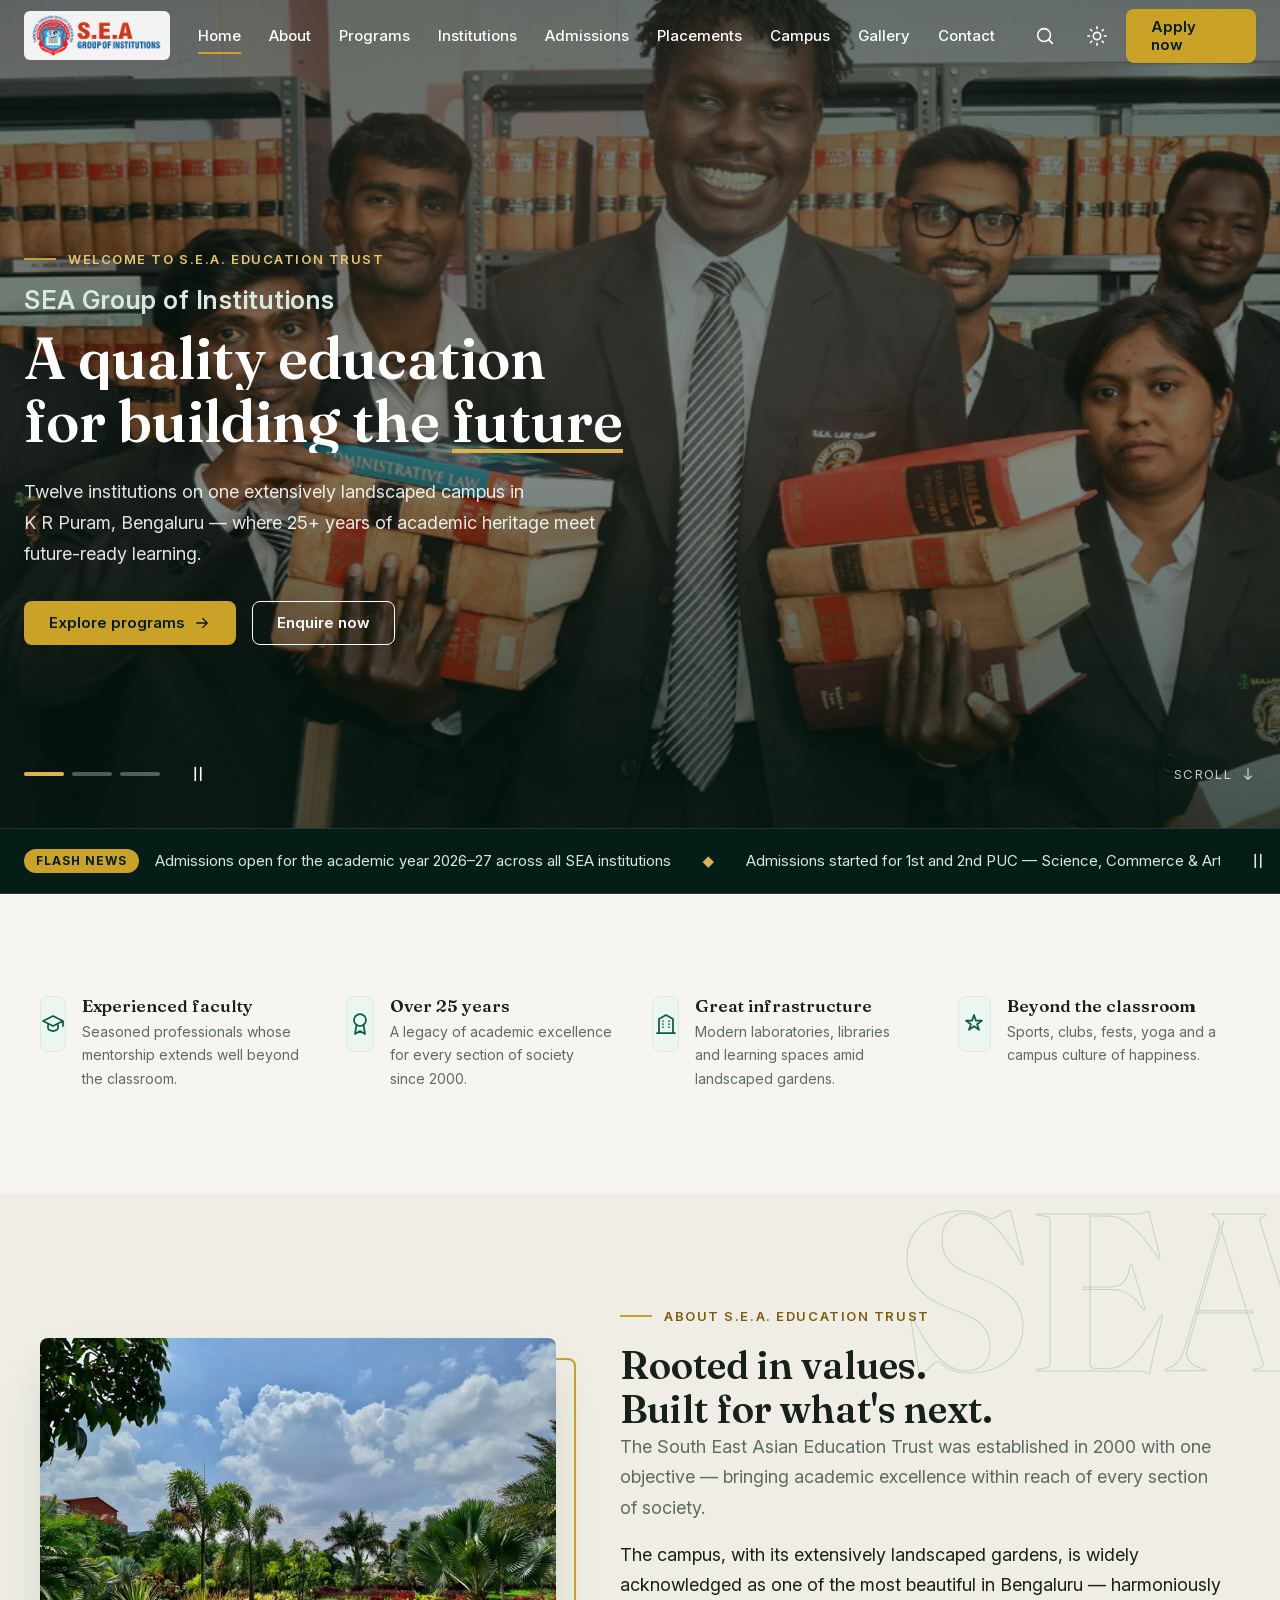
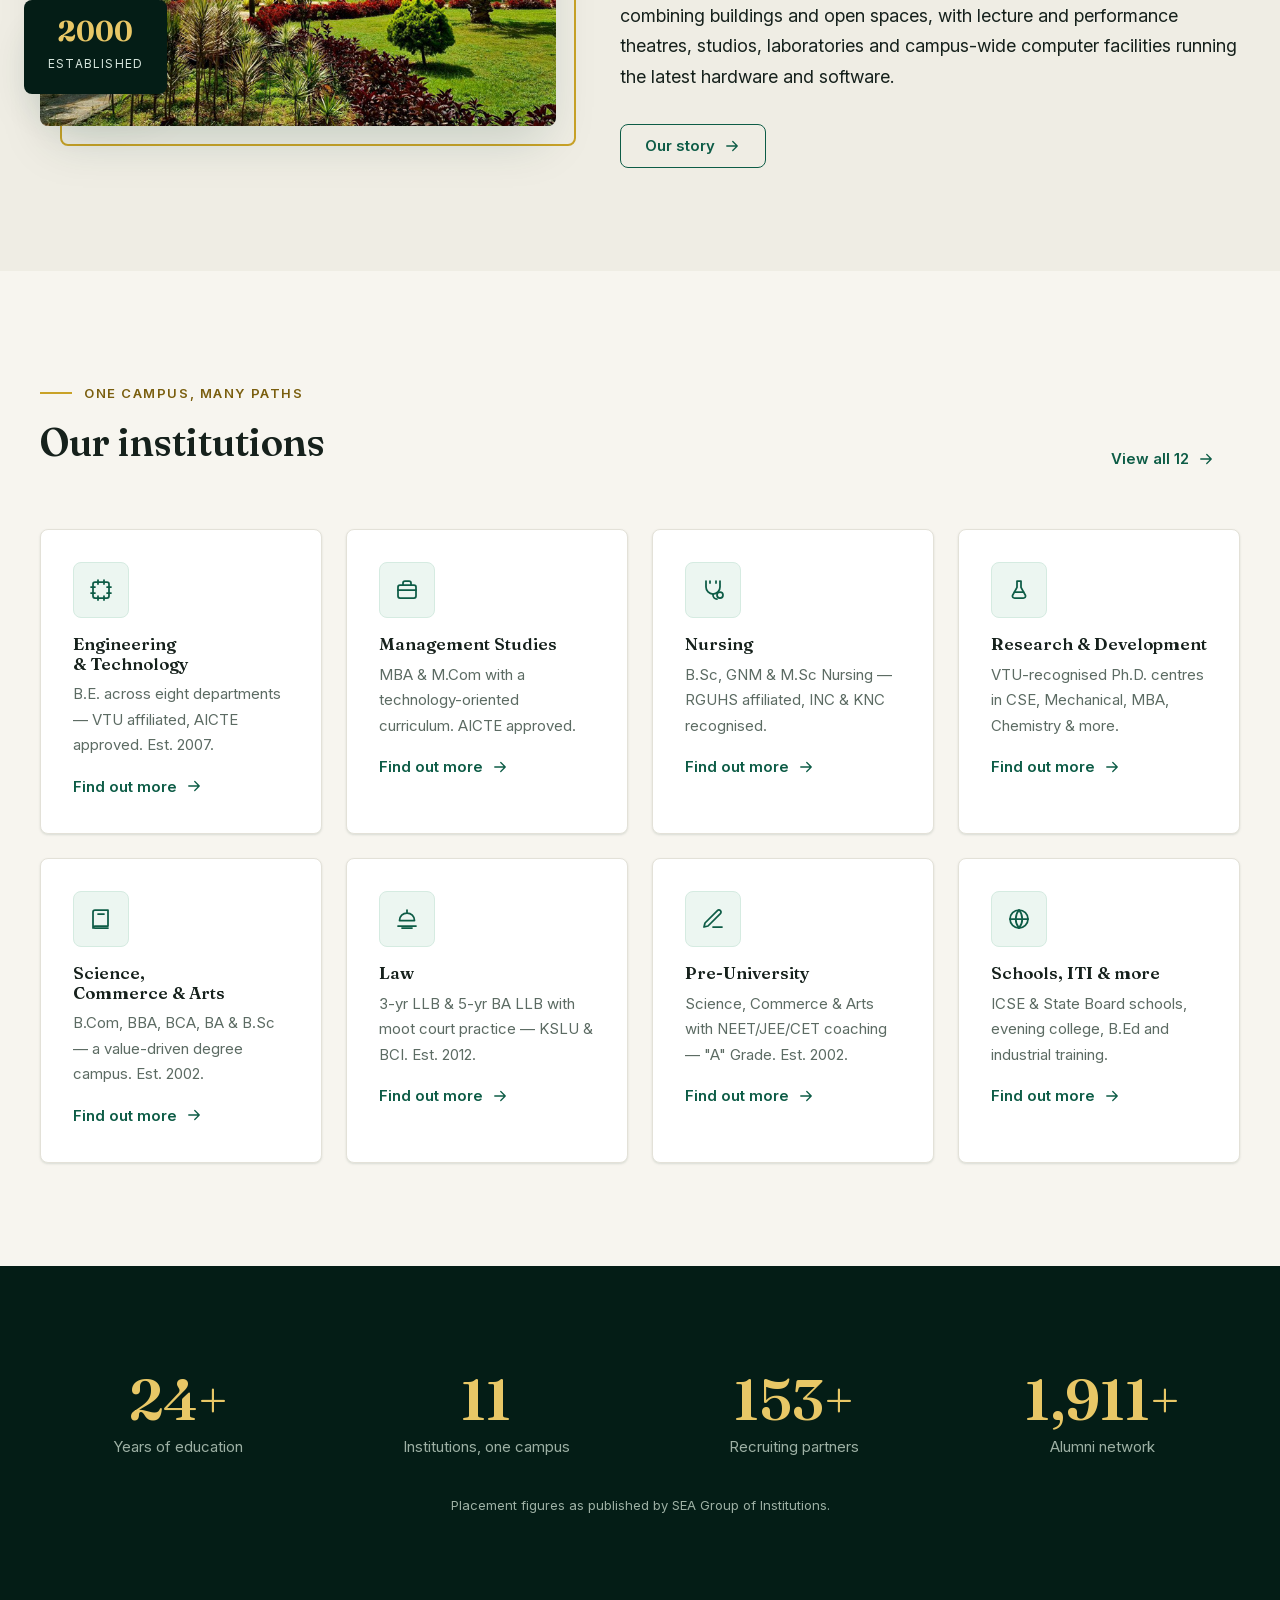
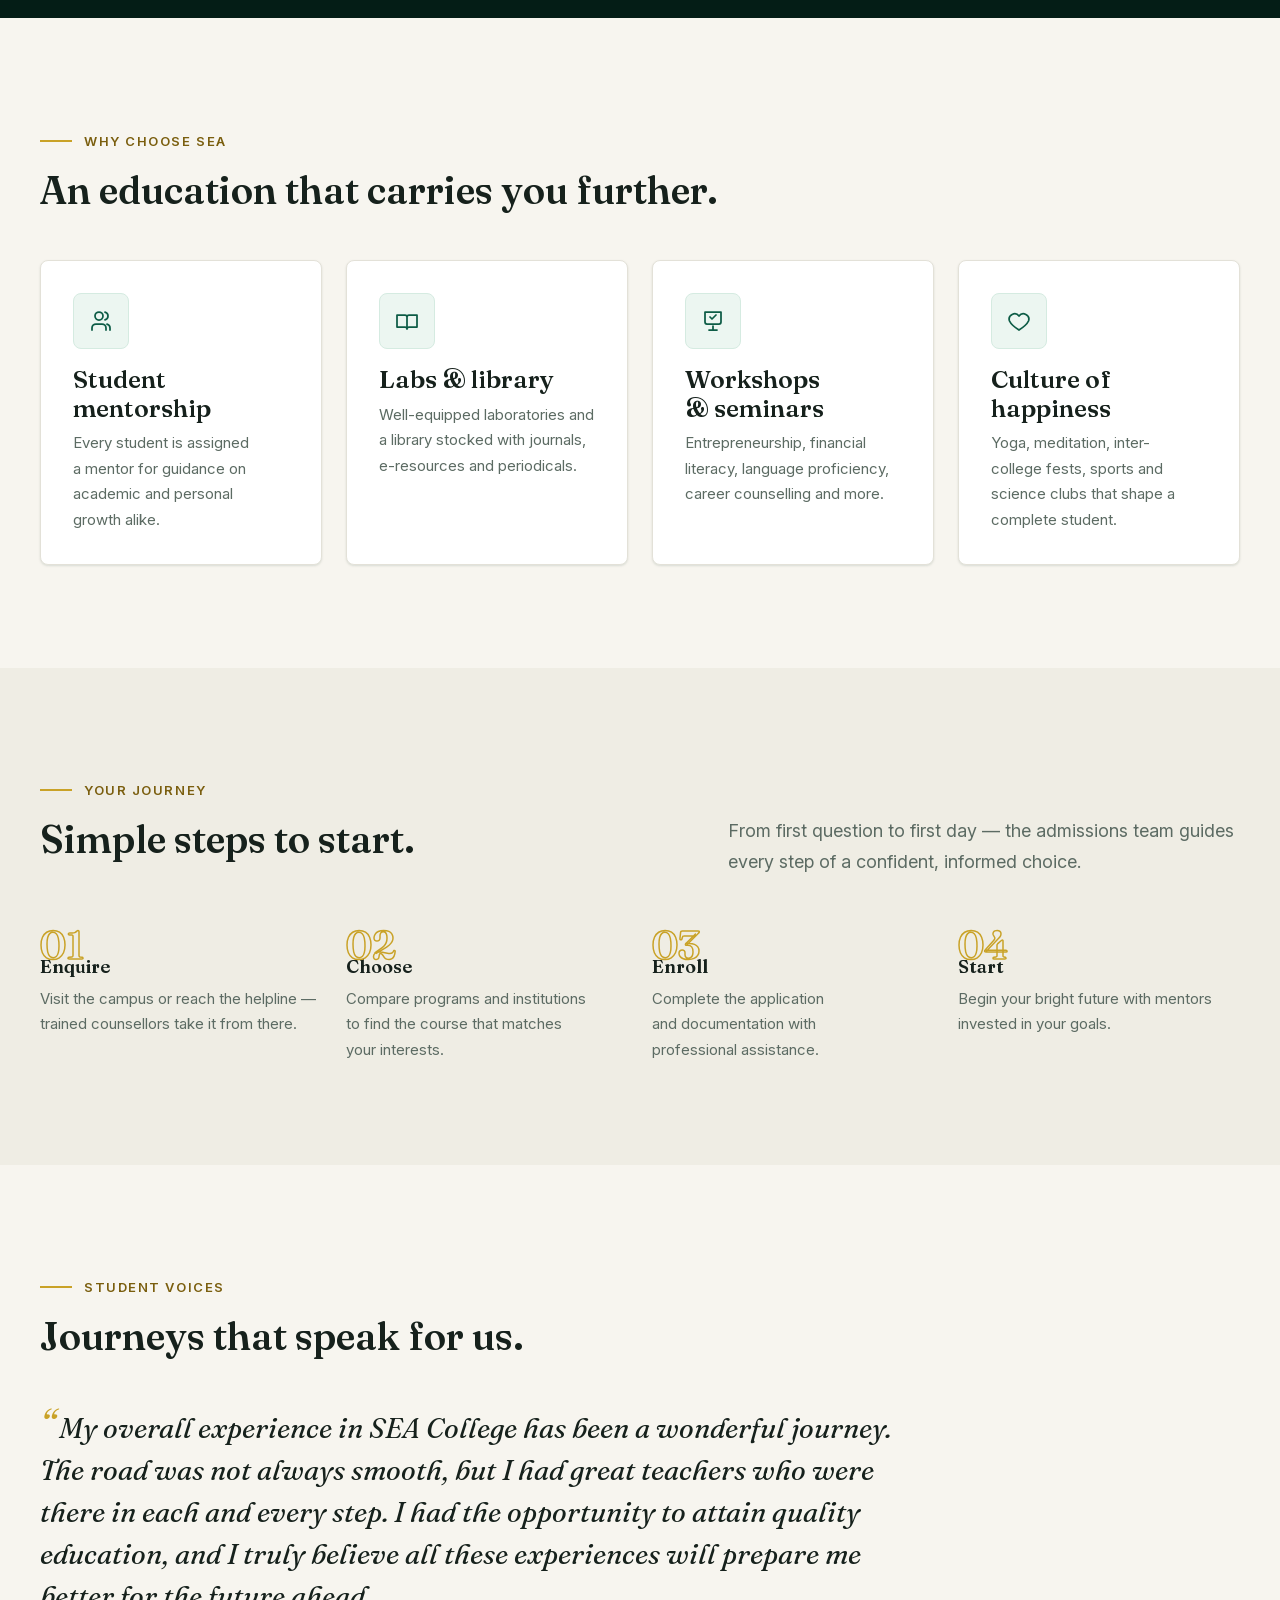
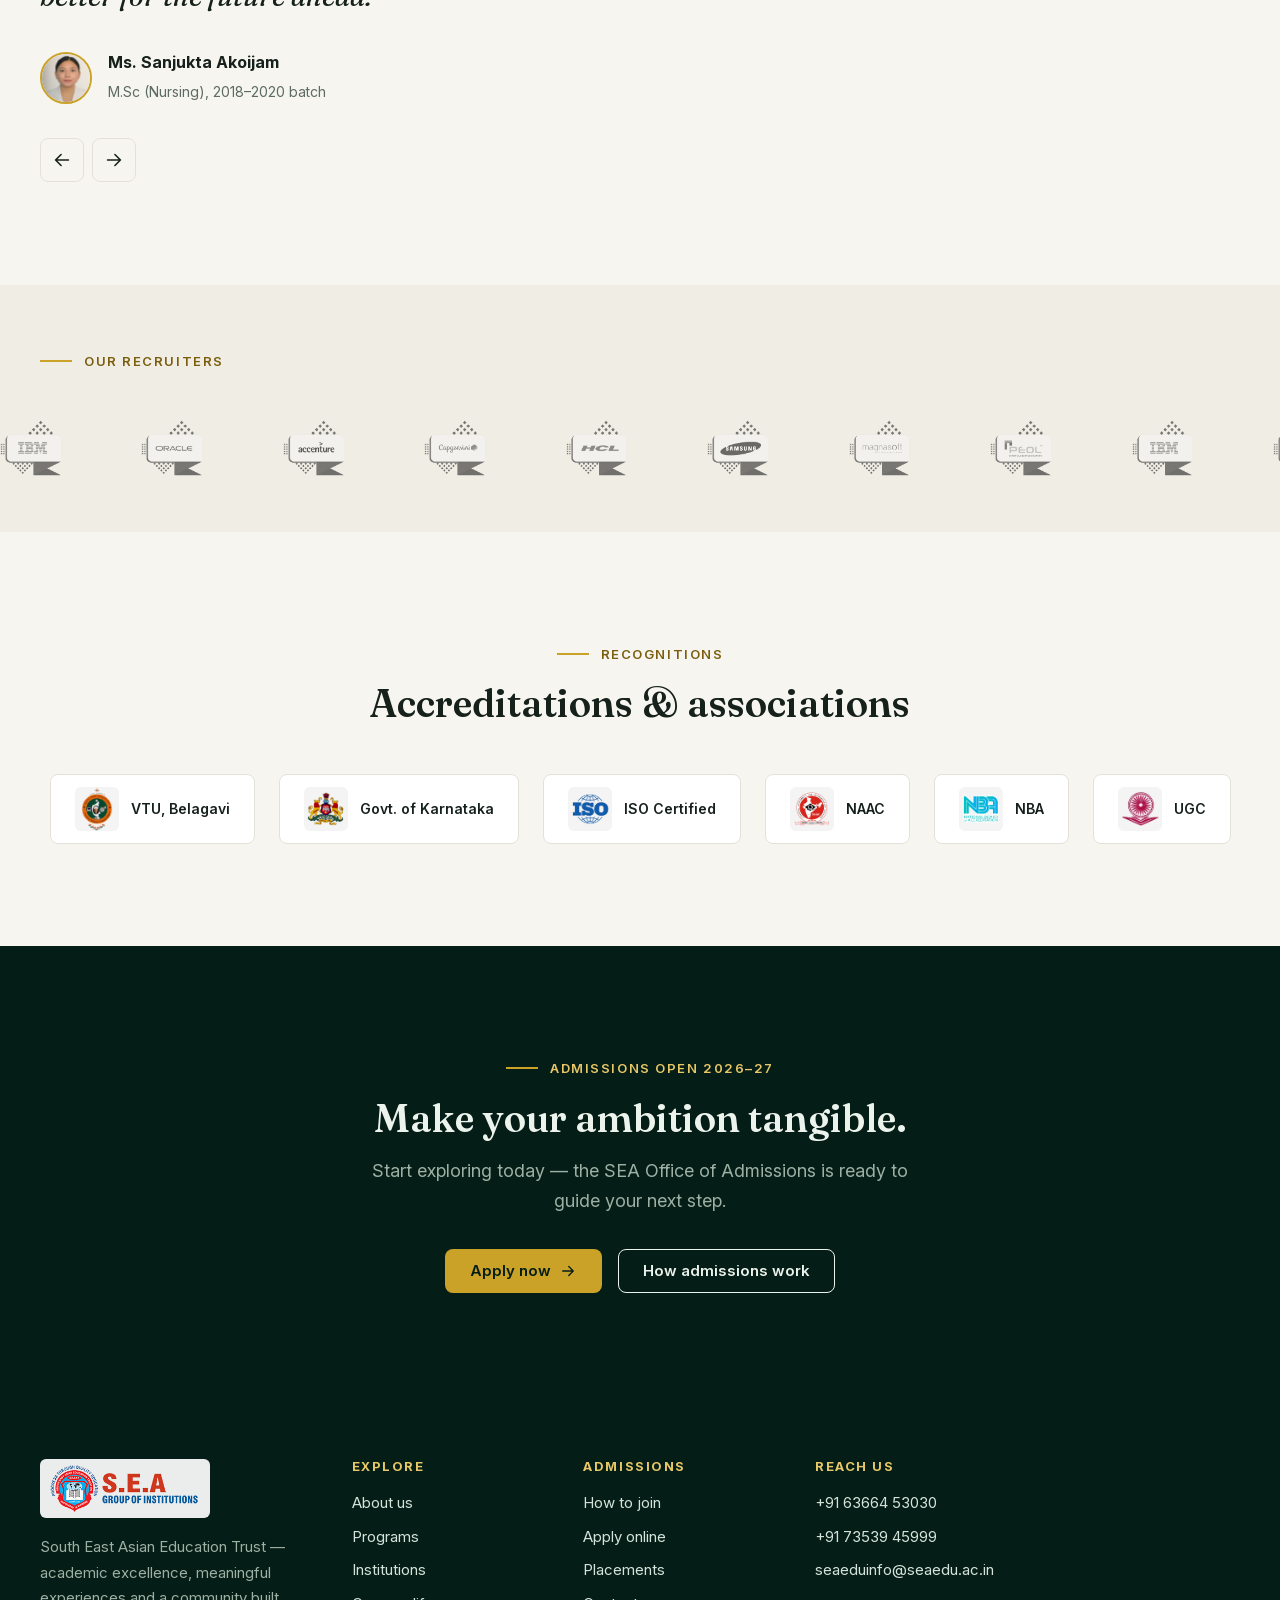
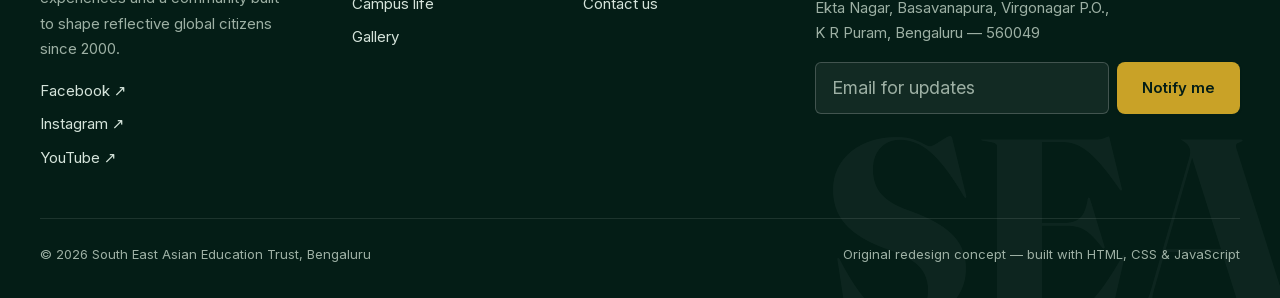
<file: index.html>
<!DOCTYPE html>
<html lang="en">
<head>
  <meta charset="UTF-8">
  <meta name="viewport" content="width=device-width, initial-scale=1.0">
  <title>SEA Group of Institutions — Quality Education in Bengaluru</title>
  <meta name="description" content="SEA Group of Institutions, Bengaluru — 12 institutions, 25+ years of academic excellence. Engineering, management, nursing, law, science and more under the S.E.A. Education Trust.">
  <meta property="og:title" content="SEA Group of Institutions">
  <meta property="og:description" content="A quality education for building the future — 12 institutions on one green campus in K R Puram, Bengaluru.">
  <meta property="og:type" content="website">
  <meta property="og:image" content="assets/img/hero/campus-life.jpg">
  <meta name="theme-color" content="#0D5C46">
  <link rel="icon" type="image/png" href="assets/logo/favicon.png">
  <link rel="apple-touch-icon" href="assets/logo/favicon.png">
  <link rel="preload" href="assets/fonts/fraunces.woff2" as="font" type="font/woff2" crossorigin>
  <link rel="preload" href="assets/fonts/inter.woff2" as="font" type="font/woff2" crossorigin>
  <link rel="preload" href="assets/img/hero/campus-life.jpg" as="image">
  <link rel="stylesheet" href="css/tokens.css">
  <link rel="stylesheet" href="css/base.css">
  <link rel="stylesheet" href="css/components.css">
  <link rel="stylesheet" href="css/animations.css">
  <link rel="stylesheet" href="css/pages.css">
  <script>
    /* Apply the saved theme before first paint — no flash of wrong theme. */
    (function () {
      try {
        var t = JSON.parse(localStorage.getItem('sea-theme'));
        document.documentElement.dataset.theme = t || 'light';
      } catch (e) { document.documentElement.dataset.theme = 'light'; }
    })();
  </script>
  <script type="module" src="js/main.js"></script>
</head>
<body>
  <a class="skip-link" href="#main">Skip to content</a>

  <div class="loader" aria-hidden="true">
    <div class="loader-crest"><img src="assets/logo/logo.png" alt="" width="284" height="89"></div>
    <div class="loader-line"></div>
  </div>

  <header class="site-header over-hero">
    <nav class="nav" aria-label="Primary">
      <a class="brand" href="index.html" aria-label="SEA Group of Institutions — home">
        <span class="brand-badge"><img src="assets/logo/logo.png" alt="SEA Group of Institutions crest" width="284" height="89"></span>
      </a>
      <div class="nav-links" id="nav-links">
        <a class="nav-link" href="index.html" aria-current="page">Home</a>
        <a class="nav-link" href="about.html">About</a>
        <a class="nav-link" href="programs.html">Programs</a>
        <a class="nav-link" href="institutions.html">Institutions</a>
        <a class="nav-link" href="admissions.html">Admissions</a>
        <a class="nav-link" href="placements.html">Placements</a>
        <a class="nav-link" href="campus.html">Campus</a>
        <a class="nav-link" href="gallery.html">Gallery</a>
        <a class="nav-link" href="contact.html">Contact</a>
        <a class="btn btn-primary nav-apply" href="apply.html">Apply now</a>
      </div>
      <div class="nav-actions">
        <button class="icon-btn search-toggle" aria-label="Search the site (Ctrl+K)">
          <svg class="icon" viewBox="0 0 24 24" aria-hidden="true"><circle cx="11" cy="11" r="7"/><path d="m20 20-4-4"/></svg>
        </button>
        <button class="icon-btn theme-toggle" aria-label="Switch theme" aria-pressed="false">
          <svg class="icon icon-sun" viewBox="0 0 24 24" aria-hidden="true"><circle cx="12" cy="12" r="4"/><path d="M12 2v2m0 16v2M4.9 4.9l1.4 1.4m11.4 11.4 1.4 1.4M2 12h2m16 0h2M4.9 19.1l1.4-1.4M17.7 6.3l1.4-1.4"/></svg>
          <svg class="icon icon-moon" viewBox="0 0 24 24" aria-hidden="true"><path d="M21 12.8A9 9 0 1 1 11.2 3a7 7 0 0 0 9.8 9.8Z"/></svg>
        </button>
        <a class="btn btn-primary" href="apply.html">Apply now</a>
        <button class="icon-btn menu-toggle" aria-label="Open menu" aria-expanded="false" aria-controls="nav-links">
          <svg class="icon" viewBox="0 0 24 24" aria-hidden="true"><path d="M4 7h16M4 12h16M4 17h16"/></svg>
        </button>
      </div>
      <div class="scroll-progress" aria-hidden="true"></div>
    </nav>
  </header>

  <main id="main">

    <!-- Cinematic hero slider -->
    <section class="hero" data-slider aria-roledescription="carousel" aria-label="Campus highlights" tabindex="-1">
      <div class="hero-slides" aria-hidden="true">
        <div class="hero-slide active">
          <img src="assets/img/hero/campus-life.jpg" alt="" width="1320" height="600" fetchpriority="high">
        </div>
        <div class="hero-slide">
          <img src="assets/img/hero/campus-infrastructure.jpg" alt="" width="1363" height="583" loading="lazy">
        </div>
        <div class="hero-slide">
          <img src="assets/img/hero/campus-main.jpg" alt="" width="735" height="552" loading="lazy">
        </div>
      </div>
      <div class="hero-scrim" aria-hidden="true"></div>

      <div class="container-wide">
        <p class="section-kicker">Welcome to S.E.A. Education Trust</p>
        <h1>SEA Group of Institutions</h1>
        <p class="hero-display">
          <span class="word-mask"><span style="--wd:0ms">A</span></span>
          <span class="word-mask"><span style="--wd:70ms">quality</span></span>
          <span class="word-mask"><span style="--wd:140ms">education</span></span>
          <span class="word-mask"><span style="--wd:210ms">for</span></span>
          <span class="word-mask"><span style="--wd:280ms">building</span></span>
          <span class="word-mask"><span style="--wd:350ms">the</span></span>
          <span class="word-mask"><span style="--wd:420ms"><em class="gold-underline" style="font-style:normal">future</em></span></span>
        </p>
        <p class="hero-copy">Twelve institutions on one extensively landscaped campus in K&nbsp;R&nbsp;Puram, Bengaluru — where 25+ years of academic heritage meet future-ready learning.</p>
        <div class="hero-actions">
          <a class="btn btn-primary" href="programs.html">Explore programs
            <svg class="icon" viewBox="0 0 24 24" aria-hidden="true"><path d="M5 12h14M13 6l6 6-6 6"/></svg>
          </a>
          <a class="btn btn-outline" href="contact.html" style="border-color:#fff;color:#fff">Enquire now</a>
        </div>
      </div>

      <div class="hero-controls">
        <div class="container-wide">
          <div class="hero-dots" role="group" aria-label="Choose slide"></div>
          <button class="icon-btn hero-pause" aria-label="Pause slideshow" aria-pressed="false">
            <svg class="icon hidden" viewBox="0 0 24 24" aria-hidden="true"><path d="M8 5.5v13l11-6.5Z"/></svg>
            <svg class="icon" viewBox="0 0 24 24" aria-hidden="true"><path d="M9 5v14M15 5v14"/></svg>
          </button>
          <span class="hero-scroll-cue" aria-hidden="true">Scroll
            <svg class="icon" viewBox="0 0 24 24"><path d="M12 4v16m0 0-5-5m5 5 5-5"/></svg>
          </span>
        </div>
      </div>
    </section>

    <!-- Flash news ticker -->
    <div class="ticker">
      <span class="ticker-label">Flash news</span>
      <div class="ticker-viewport">
        <div class="ticker-track">
          <span>Admissions open for the academic year 2026–27 across all SEA institutions</span><span class="sep" aria-hidden="true">◆</span>
          <span>Admissions started for 1st and 2nd PUC — Science, Commerce &amp; Arts</span><span class="sep" aria-hidden="true">◆</span>
          <span>160+ recruiters partner with the SEA placement cell, as published by SEA</span><span class="sep" aria-hidden="true">◆</span>
          <span>Admissions helpline: +91 73539 45999 · Mon–Sat, 10 AM–5 PM</span><span class="sep" aria-hidden="true">◆</span>
          <span>Admissions open for the academic year 2026–27 across all SEA institutions</span><span class="sep" aria-hidden="true">◆</span>
          <span>Admissions started for 1st and 2nd PUC — Science, Commerce &amp; Arts</span><span class="sep" aria-hidden="true">◆</span>
          <span>160+ recruiters partner with the SEA placement cell, as published by SEA</span><span class="sep" aria-hidden="true">◆</span>
          <span>Admissions helpline: +91 73539 45999 · Mon–Sat, 10 AM–5 PM</span><span class="sep" aria-hidden="true">◆</span>
        </div>
      </div>
      <button class="icon-btn ticker-pause" aria-label="Pause announcements" aria-pressed="false" style="color:inherit">
        <svg class="icon" viewBox="0 0 24 24" aria-hidden="true"><path d="M9 5v14M15 5v14"/></svg>
      </button>
    </div>

    <!-- Legacy strip -->
    <section class="section">
      <div class="container">
        <h2 class="visually-hidden">Highlights of S.E.A. Education Trust</h2>
        <div class="legacy-grid" data-stagger="90">
          <article class="legacy-card reveal">
            <span class="icon-medallion" aria-hidden="true">
              <svg class="icon" viewBox="0 0 24 24"><path d="M22 9 12 4 2 9l10 5 10-5Zm-5 3.5V16c0 1.5-2.2 3-5 3s-5-1.5-5-3v-3.5M22 9v5"/></svg>
            </span>
            <div><h3>Experienced faculty</h3><p>Seasoned professionals whose mentorship extends well beyond the classroom.</p></div>
          </article>
          <article class="legacy-card reveal">
            <span class="icon-medallion" aria-hidden="true">
              <svg class="icon" viewBox="0 0 24 24"><circle cx="12" cy="8" r="6"/><path d="M8.5 13 7 22l5-3 5 3-1.5-9"/></svg>
            </span>
            <div><h3>Over 25 years</h3><p>A legacy of academic excellence for every section of society since 2000.</p></div>
          </article>
          <article class="legacy-card reveal">
            <span class="icon-medallion" aria-hidden="true">
              <svg class="icon" viewBox="0 0 24 24"><path d="M3 21h18M5 21V7l7-4 7 4v14M9 9h.01M9 12h.01M9 15h.01M15 9h.01M15 12h.01M15 15h.01"/></svg>
            </span>
            <div><h3>Great infrastructure</h3><p>Modern laboratories, libraries and learning spaces amid landscaped gardens.</p></div>
          </article>
          <article class="legacy-card reveal">
            <span class="icon-medallion" aria-hidden="true">
              <svg class="icon" viewBox="0 0 24 24"><path d="m12 3 1.9 5.6H20l-4.9 3.6 1.9 5.6-5-3.5-5 3.5 1.9-5.6L4 8.6h6.1Z"/></svg>
            </span>
            <div><h3>Beyond the classroom</h3><p>Sports, clubs, fests, yoga and a campus culture of happiness.</p></div>
          </article>
        </div>
      </div>
    </section>

    <!-- About the Trust -->
    <section class="section section-alt watermark-section">
      <span class="watermark" aria-hidden="true" data-text="SEA"></span>
      <div class="container about-grid">
        <div class="image-frame reveal-left">
          <img src="assets/img/campus/campus-img.jpg" alt="Students walking through the landscaped SEA campus" width="735" height="552" loading="lazy">
          <div class="year-badge"><strong>2000</strong><span>Established</span></div>
        </div>
        <div class="reveal-right">
          <p class="section-kicker">About S.E.A. Education Trust</p>
          <h2>Rooted in values. Built for what's next.</h2>
          <p class="lede">The South East Asian Education Trust was established in 2000 with one objective — bringing academic excellence within reach of every section of society.</p>
          <p style="margin-top:1rem">The campus, with its extensively landscaped gardens, is widely acknowledged as one of the most beautiful in Bengaluru — harmoniously combining buildings and open spaces, with lecture and performance theatres, studios, laboratories and campus-wide computer facilities running the latest hardware and software.</p>
          <div class="hero-actions">
            <a class="btn btn-outline" href="about.html">Our story
              <svg class="icon" viewBox="0 0 24 24" aria-hidden="true"><path d="M5 12h14M13 6l6 6-6 6"/></svg>
            </a>
          </div>
        </div>
      </div>
    </section>

    <!-- Our institutions -->
    <section class="section">
      <div class="container">
        <div class="section-head split">
          <div>
            <p class="section-kicker">One campus, many paths</p>
            <h2>Our institutions</h2>
          </div>
          <a class="btn btn-ghost" href="institutions.html">View all 12
            <svg class="icon" viewBox="0 0 24 24" aria-hidden="true"><path d="M5 12h14M13 6l6 6-6 6"/></svg>
          </a>
        </div>
        <div class="grid grid-4" data-stagger="60">
          <article class="card tilt reveal" style="position:relative">
            <span class="sheen" aria-hidden="true"></span>
            <span class="icon-medallion" aria-hidden="true"><svg class="icon" viewBox="0 0 24 24"><rect x="4" y="4" width="16" height="16" rx="2"/><path d="M9 2v4m6-4v4M9 18v4m6-4v4M2 9h4m-4 6h4m12-6h4m-4 6h4"/></svg></span>
            <h3 style="margin-top:1rem;font-size:1.0625rem">Engineering &amp; Technology</h3>
            <p>B.E. across eight departments — VTU affiliated, AICTE approved. Est. 2007.</p>
            <a class="card-link" href="institutions.html#seacet">Find out more <svg class="icon" viewBox="0 0 24 24" aria-hidden="true"><path d="M5 12h14M13 6l6 6-6 6"/></svg></a>
          </article>
          <article class="card tilt reveal" style="position:relative">
            <span class="sheen" aria-hidden="true"></span>
            <span class="icon-medallion" aria-hidden="true"><svg class="icon" viewBox="0 0 24 24"><rect x="3" y="7" width="18" height="13" rx="2"/><path d="M8 7V5a2 2 0 0 1 2-2h4a2 2 0 0 1 2 2v2M3 12h18"/></svg></span>
            <h3 style="margin-top:1rem;font-size:1.0625rem">Management Studies</h3>
            <p>MBA &amp; M.Com with a technology-oriented curriculum. AICTE approved.</p>
            <a class="card-link" href="institutions.html#institutions-grid">Find out more <svg class="icon" viewBox="0 0 24 24" aria-hidden="true"><path d="M5 12h14M13 6l6 6-6 6"/></svg></a>
          </article>
          <article class="card tilt reveal" style="position:relative">
            <span class="sheen" aria-hidden="true"></span>
            <span class="icon-medallion" aria-hidden="true"><svg class="icon" viewBox="0 0 24 24"><path d="M5 3v6a7 7 0 0 0 14 0V3M9 3v2m6-2v2"/><circle cx="19" cy="17" r="3"/><path d="M12 16v1a4 4 0 0 0 4 4"/></svg></span>
            <h3 style="margin-top:1rem;font-size:1.0625rem">Nursing</h3>
            <p>B.Sc, GNM &amp; M.Sc Nursing — RGUHS affiliated, INC &amp; KNC recognised.</p>
            <a class="card-link" href="institutions.html#institutions-grid">Find out more <svg class="icon" viewBox="0 0 24 24" aria-hidden="true"><path d="M5 12h14M13 6l6 6-6 6"/></svg></a>
          </article>
          <article class="card tilt reveal" style="position:relative">
            <span class="sheen" aria-hidden="true"></span>
            <span class="icon-medallion" aria-hidden="true"><svg class="icon" viewBox="0 0 24 24"><path d="M10 3h4v6.3l4.5 8.2A2 2 0 0 1 16.7 20H7.3a2 2 0 0 1-1.8-2.5L10 9.3Z"/><path d="M7.5 14h9"/></svg></span>
            <h3 style="margin-top:1rem;font-size:1.0625rem">Research &amp; Development</h3>
            <p>VTU-recognised Ph.D. centres in CSE, Mechanical, MBA, Chemistry &amp; more.</p>
            <a class="card-link" href="institutions.html#institutions-grid">Find out more <svg class="icon" viewBox="0 0 24 24" aria-hidden="true"><path d="M5 12h14M13 6l6 6-6 6"/></svg></a>
          </article>
          <article class="card tilt reveal" style="position:relative">
            <span class="sheen" aria-hidden="true"></span>
            <span class="icon-medallion" aria-hidden="true"><svg class="icon" viewBox="0 0 24 24"><path d="M4 19V5a2 2 0 0 1 2-2h13v16H6a2 2 0 0 0-2 2Zm0 0a2 2 0 0 0 2 2h13"/><path d="M9 7h6"/></svg></span>
            <h3 style="margin-top:1rem;font-size:1.0625rem">Science, Commerce &amp; Arts</h3>
            <p>B.Com, BBA, BCA, BA &amp; B.Sc — a value-driven degree campus. Est. 2002.</p>
            <a class="card-link" href="institutions.html#institutions-grid">Find out more <svg class="icon" viewBox="0 0 24 24" aria-hidden="true"><path d="M5 12h14M13 6l6 6-6 6"/></svg></a>
          </article>
          <article class="card tilt reveal" style="position:relative">
            <span class="sheen" aria-hidden="true"></span>
            <span class="icon-medallion" aria-hidden="true"><svg class="icon" viewBox="0 0 24 24"><path d="M12 3v3m0 0a7.5 7.5 0 0 0-7.5 7.5h15A7.5 7.5 0 0 0 12 6Zm-9 13h18M7 21h10"/></svg></span>
            <h3 style="margin-top:1rem;font-size:1.0625rem">Law</h3>
            <p>3-yr LLB &amp; 5-yr BA LLB with moot court practice — KSLU &amp; BCI. Est. 2012.</p>
            <a class="card-link" href="institutions.html#institutions-grid">Find out more <svg class="icon" viewBox="0 0 24 24" aria-hidden="true"><path d="M5 12h14M13 6l6 6-6 6"/></svg></a>
          </article>
          <article class="card tilt reveal" style="position:relative">
            <span class="sheen" aria-hidden="true"></span>
            <span class="icon-medallion" aria-hidden="true"><svg class="icon" viewBox="0 0 24 24"><path d="M12 20h9M16.4 3.6a2.1 2.1 0 0 1 3 3L7 19l-4 1 1-4Z"/></svg></span>
            <h3 style="margin-top:1rem;font-size:1.0625rem">Pre-University</h3>
            <p>Science, Commerce &amp; Arts with NEET/JEE/CET coaching — "A" Grade. Est. 2002.</p>
            <a class="card-link" href="institutions.html#institutions-grid">Find out more <svg class="icon" viewBox="0 0 24 24" aria-hidden="true"><path d="M5 12h14M13 6l6 6-6 6"/></svg></a>
          </article>
          <article class="card tilt reveal" style="position:relative">
            <span class="sheen" aria-hidden="true"></span>
            <span class="icon-medallion" aria-hidden="true"><svg class="icon" viewBox="0 0 24 24"><circle cx="12" cy="12" r="9"/><path d="M3 12h18M12 3a14 14 0 0 1 0 18 14 14 0 0 1 0-18Z"/></svg></span>
            <h3 style="margin-top:1rem;font-size:1.0625rem">Schools, ITI &amp; more</h3>
            <p>ICSE &amp; State Board schools, evening college, B.Ed and industrial training.</p>
            <a class="card-link" href="institutions.html">Find out more <svg class="icon" viewBox="0 0 24 24" aria-hidden="true"><path d="M5 12h14M13 6l6 6-6 6"/></svg></a>
          </article>
        </div>
      </div>
    </section>

    <!-- Stats band -->
    <section class="section dark-band">
      <div class="container">
        <div class="stats-grid" data-stagger="120">
          <div class="stat reveal"><strong data-count="25" data-suffix="+">0</strong><span>Years of education</span></div>
          <div class="stat reveal"><strong data-count="12">0</strong><span>Institutions, one campus</span></div>
          <div class="stat reveal"><strong data-count="160" data-suffix="+">0</strong><span>Recruiting partners</span></div>
          <div class="stat reveal"><strong data-count="2000" data-suffix="+">0</strong><span>Alumni network</span></div>
        </div>
        <p class="stat-note">Placement figures as published by SEA Group of Institutions.</p>
      </div>
    </section>

    <!-- Why choose us -->
    <section class="section">
      <div class="container">
        <div class="section-head">
          <p class="section-kicker">Why choose SEA</p>
          <h2>An education that carries you further.</h2>
        </div>
        <div class="grid grid-4" data-stagger="80">
          <article class="card reveal">
            <span class="icon-medallion" aria-hidden="true"><svg class="icon" viewBox="0 0 24 24"><path d="M17 21v-2a4 4 0 0 0-4-4H7a4 4 0 0 0-4 4v2"/><circle cx="10" cy="7" r="4"/><path d="M21 21v-2a4 4 0 0 0-3-3.87M16 3.13a4 4 0 0 1 0 7.75"/></svg></span>
            <h3 style="margin-top:1rem">Student mentorship</h3>
            <p>Every student is assigned a mentor for guidance on academic and personal growth alike.</p>
          </article>
          <article class="card reveal">
            <span class="icon-medallion" aria-hidden="true"><svg class="icon" viewBox="0 0 24 24"><path d="M2 6h8a2 2 0 0 1 2 2v12a2 2 0 0 0-2-2H2ZM22 6h-8a2 2 0 0 0-2 2v12a2 2 0 0 1 2-2h8Z"/></svg></span>
            <h3 style="margin-top:1rem">Labs &amp; library</h3>
            <p>Well-equipped laboratories and a library stocked with journals, e-resources and periodicals.</p>
          </article>
          <article class="card reveal">
            <span class="icon-medallion" aria-hidden="true"><svg class="icon" viewBox="0 0 24 24"><path d="M8 21h8m-4-4v4M4 3h16v10a2 2 0 0 1-2 2H6a2 2 0 0 1-2-2Z"/><path d="m9 8 2 2 4-4"/></svg></span>
            <h3 style="margin-top:1rem">Workshops &amp; seminars</h3>
            <p>Entrepreneurship, financial literacy, language proficiency, career counselling and more.</p>
          </article>
          <article class="card reveal">
            <span class="icon-medallion" aria-hidden="true"><svg class="icon" viewBox="0 0 24 24"><path d="M12 21s-7.5-4.7-9.5-9A5.4 5.4 0 0 1 12 7.1a5.4 5.4 0 0 1 9.5 4.9c-2 4.3-9.5 9-9.5 9Z"/></svg></span>
            <h3 style="margin-top:1rem">Culture of happiness</h3>
            <p>Yoga, meditation, inter-college fests, sports and science clubs that shape a complete student.</p>
          </article>
        </div>
      </div>
    </section>

    <!-- Simple steps -->
    <section class="section section-alt">
      <div class="container">
        <div class="section-head split">
          <div>
            <p class="section-kicker">Your journey</p>
            <h2>Simple steps to start.</h2>
          </div>
          <p class="muted" style="max-width:32rem">From first question to first day — the admissions team guides every step of a confident, informed choice.</p>
        </div>
        <div class="steps" data-stagger="100">
          <div class="step reveal"><h3>Enquire</h3><p>Visit the campus or reach the helpline — trained counsellors take it from there.</p></div>
          <div class="step reveal"><h3>Choose</h3><p>Compare programs and institutions to find the course that matches your interests.</p></div>
          <div class="step reveal"><h3>Enroll</h3><p>Complete the application and documentation with professional assistance.</p></div>
          <div class="step reveal"><h3>Start</h3><p>Begin your bright future with mentors invested in your goals.</p></div>
        </div>
      </div>
    </section>

    <!-- Testimonials -->
    <section class="section">
      <div class="container testimonials" data-slider>
        <div class="section-head">
          <p class="section-kicker">Student voices</p>
          <h2>Journeys that speak for us.</h2>
        </div>
        <div class="testimonial-track">
          <figure class="testimonial active">
            <blockquote>My overall experience in SEA College has been a wonderful journey. The road was not always smooth, but I had great teachers who were there in each and every step. I had the opportunity to attain quality education, and I truly believe all these experiences will prepare me better for the future ahead.</blockquote>
            <figcaption>
              <img src="assets/img/testimonials/Sanjukta.jpg" alt="Portrait of Sanjukta Akoijam" width="100" height="100" loading="lazy">
              <div><strong>Ms. Sanjukta Akoijam</strong><span>M.Sc (Nursing), 2018–2020 batch</span></div>
            </figcaption>
          </figure>
          <figure class="testimonial">
            <blockquote>Attending SEA College of Engineering and Technology and being part of the MBA department was an incredible journey. The college's welcoming environment and dedicated faculty made my learning experience truly outstanding — the professors were not only experts in their fields but also friendly and supportive.</blockquote>
            <figcaption>
              <img src="assets/img/testimonials/default.jpg" alt="" width="100" height="100" loading="lazy">
              <div><strong>Tanisha Maity</strong><span>MBA</span></div>
            </figcaption>
          </figure>
          <figure class="testimonial">
            <blockquote>A superb educational establishment — SEACET Bangalore offers a wide range of programs to suit students' diverse interests. The campus features outstanding facilities that go above and beyond. I have had the honour of creating enduring connections and gaining knowledge and abilities that will surely come in very handy for my future career.</blockquote>
            <figcaption>
              <img src="assets/img/testimonials/default.jpg" alt="" width="100" height="100" loading="lazy">
              <div><strong>Dhanush S</strong><span>Mechanical Engineering</span></div>
            </figcaption>
          </figure>
          <figure class="testimonial">
            <blockquote>I passed in the 2021 GNM batch from SEA College of Nursing. My experience was so good with the teachers and Principal — they helped me a lot in my studies. Without them I would not have been able to reach my goal. They listened and sorted out every small problem.</blockquote>
            <figcaption>
              <img src="assets/img/testimonials/Sneha.jpg" alt="Portrait of Sneha Banerjee" width="100" height="100" loading="lazy">
              <div><strong>Ms. Sneha Banerjee</strong><span>GNM, 2017–2020 batch</span></div>
            </figcaption>
          </figure>
          <figure class="testimonial">
            <blockquote>One of the good nursing colleges in Bangalore, with separate residency hostels for boys and girls. The teaching facilities are excellent in this institute, and the atmosphere of the college is very good.</blockquote>
            <figcaption>
              <img src="assets/img/testimonials/Urbi.jpg" alt="Portrait of Urbi Gosh" width="100" height="100" loading="lazy">
              <div><strong>Ms. Urbi Gosh</strong><span>GNM, 2018–2020 batch</span></div>
            </figcaption>
          </figure>
        </div>
        <div class="carousel-nav">
          <button class="icon-btn carousel-prev" aria-label="Previous testimonial">
            <svg class="icon" viewBox="0 0 24 24" aria-hidden="true"><path d="M19 12H5m6-6-6 6 6 6"/></svg>
          </button>
          <button class="icon-btn carousel-next" aria-label="Next testimonial">
            <svg class="icon" viewBox="0 0 24 24" aria-hidden="true"><path d="M5 12h14m-6-6 6 6-6 6"/></svg>
          </button>
        </div>
      </div>
    </section>

    <!-- Recruiters marquee -->
    <section class="section section-alt" style="padding-block:3.5rem">
      <div class="container">
        <div class="section-head" style="margin-bottom:2rem">
          <p class="section-kicker">Our recruiters</p>
        </div>
      </div>
      <div class="marquee" aria-label="Recruiting companies">
        <div class="marquee-track">
          <img src="assets/img/recruiters/r1.png" alt="Recruiter logo 1" width="426" height="369" loading="lazy">
          <img src="assets/img/recruiters/r2.png" alt="Recruiter logo 2" width="426" height="369" loading="lazy">
          <img src="assets/img/recruiters/r3.png" alt="Recruiter logo 3" width="426" height="369" loading="lazy">
          <img src="assets/img/recruiters/r4.png" alt="Recruiter logo 4" width="426" height="369" loading="lazy">
          <img src="assets/img/recruiters/r5.png" alt="Recruiter logo 5" width="426" height="369" loading="lazy">
          <img src="assets/img/recruiters/r6.png" alt="Recruiter logo 6" width="426" height="369" loading="lazy">
          <img src="assets/img/recruiters/r7.png" alt="Recruiter logo 7" width="426" height="369" loading="lazy">
          <img src="assets/img/recruiters/r8.png" alt="Recruiter logo 8" width="426" height="369" loading="lazy">
          <img src="assets/img/recruiters/r1.png" alt="" aria-hidden="true" width="426" height="369" loading="lazy">
          <img src="assets/img/recruiters/r2.png" alt="" aria-hidden="true" width="426" height="369" loading="lazy">
          <img src="assets/img/recruiters/r3.png" alt="" aria-hidden="true" width="426" height="369" loading="lazy">
          <img src="assets/img/recruiters/r4.png" alt="" aria-hidden="true" width="426" height="369" loading="lazy">
          <img src="assets/img/recruiters/r5.png" alt="" aria-hidden="true" width="426" height="369" loading="lazy">
          <img src="assets/img/recruiters/r6.png" alt="" aria-hidden="true" width="426" height="369" loading="lazy">
          <img src="assets/img/recruiters/r7.png" alt="" aria-hidden="true" width="426" height="369" loading="lazy">
          <img src="assets/img/recruiters/r8.png" alt="" aria-hidden="true" width="426" height="369" loading="lazy">
        </div>
      </div>
    </section>

    <!-- Accreditations -->
    <section class="section">
      <div class="container">
        <div class="section-head" style="text-align:center;margin-inline:auto">
          <p class="section-kicker" style="justify-content:center">Recognitions</p>
          <h2>Accreditations &amp; associations</h2>
        </div>
        <div class="accreditation-strip reveal">
          <span class="badge"><img src="assets/img/associations/a1.jpg" alt="Visvesvaraya Technological University logo" width="205" height="205" loading="lazy">VTU, Belagavi</span>
          <span class="badge"><img src="assets/img/associations/a2.jpg" alt="Government of Karnataka emblem" width="205" height="205" loading="lazy">Govt. of Karnataka</span>
          <span class="badge"><img src="assets/img/associations/a3.jpg" alt="ISO logo" width="205" height="205" loading="lazy">ISO Certified</span>
          <span class="badge"><img src="assets/img/associations/a4.jpg" alt="NAAC logo" width="205" height="205" loading="lazy">NAAC</span>
          <span class="badge"><img src="assets/img/associations/a5.jpg" alt="National Board of Accreditation logo" width="205" height="205" loading="lazy">NBA</span>
          <span class="badge"><img src="assets/img/associations/a6.jpg" alt="University Grants Commission logo" width="205" height="205" loading="lazy">UGC</span>
        </div>
      </div>
    </section>

    <!-- CTA band -->
    <section class="section dark-band cta-band">
      <div class="container">
        <p class="section-kicker" style="justify-content:center">Admissions open 2026–27</p>
        <h2>Make your ambition tangible.</h2>
        <p class="lede">Start exploring today — the SEA Office of Admissions is ready to guide your next step.</p>
        <div class="hero-actions">
          <a class="btn btn-primary" href="apply.html">Apply now
            <svg class="icon" viewBox="0 0 24 24" aria-hidden="true"><path d="M5 12h14M13 6l6 6-6 6"/></svg>
          </a>
          <a class="btn btn-outline" href="admissions.html">How admissions work</a>
        </div>
      </div>
    </section>
  </main>

  <footer class="site-footer">
    <span class="footer-watermark" aria-hidden="true" data-text="SEA"></span>
    <div class="container">
      <div class="footer-grid">
        <div>
          <span class="footer-brand-badge"><img src="assets/logo/logo.png" alt="SEA Group of Institutions crest" width="284" height="89"></span>
          <p>South East Asian Education Trust — academic excellence, meaningful experiences and a community built to shape reflective global citizens since 2000.</p>
          <div class="footer-links" style="margin-top:1rem">
            <a href="https://www.facebook.com/share/1C2GkDRqiD/" target="_blank" rel="noopener">Facebook ↗</a>
            <a href="https://www.instagram.com/sea_group_of_institutions/" target="_blank" rel="noopener">Instagram ↗</a>
            <a href="https://youtube.com/@seaedu2023" target="_blank" rel="noopener">YouTube ↗</a>
          </div>
        </div>
        <nav aria-label="Explore">
          <h3>Explore</h3>
          <div class="footer-links">
            <a href="about.html">About us</a>
            <a href="programs.html">Programs</a>
            <a href="institutions.html">Institutions</a>
            <a href="campus.html">Campus life</a>
            <a href="gallery.html">Gallery</a>
          </div>
        </nav>
        <nav aria-label="Admissions">
          <h3>Admissions</h3>
          <div class="footer-links">
            <a href="admissions.html">How to join</a>
            <a href="apply.html">Apply online</a>
            <a href="placements.html">Placements</a>
            <a href="contact.html">Contact us</a>
          </div>
        </nav>
        <div>
          <h3>Reach us</h3>
          <div class="footer-links">
            <a href="tel:+916366453030">+91 63664 53030</a>
            <a href="tel:+917353945999">+91 73539 45999</a>
            <a href="mailto:seaeduinfo@seaedu.ac.in">seaeduinfo@seaedu.ac.in</a>
          </div>
          <p style="margin-top:.75rem">Ekta Nagar, Basavanapura, Virgonagar P.O.,<br>K R Puram, Bengaluru — 560049</p>
          <div class="newsletter">
            <input type="email" placeholder="Email for updates" aria-label="Email address for updates" autocomplete="email">
            <button class="btn btn-primary" type="button">Notify me</button>
          </div>
          <p class="error" aria-live="polite"></p>
        </div>
      </div>
      <div class="footer-bottom">
        <span>© 2026 South East Asian Education Trust, Bengaluru</span>
        <span>Original redesign concept — built with HTML, CSS &amp; JavaScript</span>
      </div>
    </div>
  </footer>

  <div class="palette" role="dialog" aria-modal="true" aria-label="Site search">
    <div class="palette-box">
      <div class="palette-input-row">
        <svg class="icon" viewBox="0 0 24 24" aria-hidden="true"><circle cx="11" cy="11" r="7"/><path d="m20 20-4-4"/></svg>
        <input class="palette-input" type="search" placeholder="Search pages, programs, institutions…" aria-label="Search the site" autocomplete="off">
        <kbd>Esc</kbd>
      </div>
      <div class="palette-results"></div>
    </div>
  </div>

  <button class="back-to-top" aria-label="Back to top">
    <svg class="icon" viewBox="0 0 24 24" aria-hidden="true"><path d="M12 19V5m0 0-6 6m6-6 6 6"/></svg>
  </button>
</body>
</html>
</file>
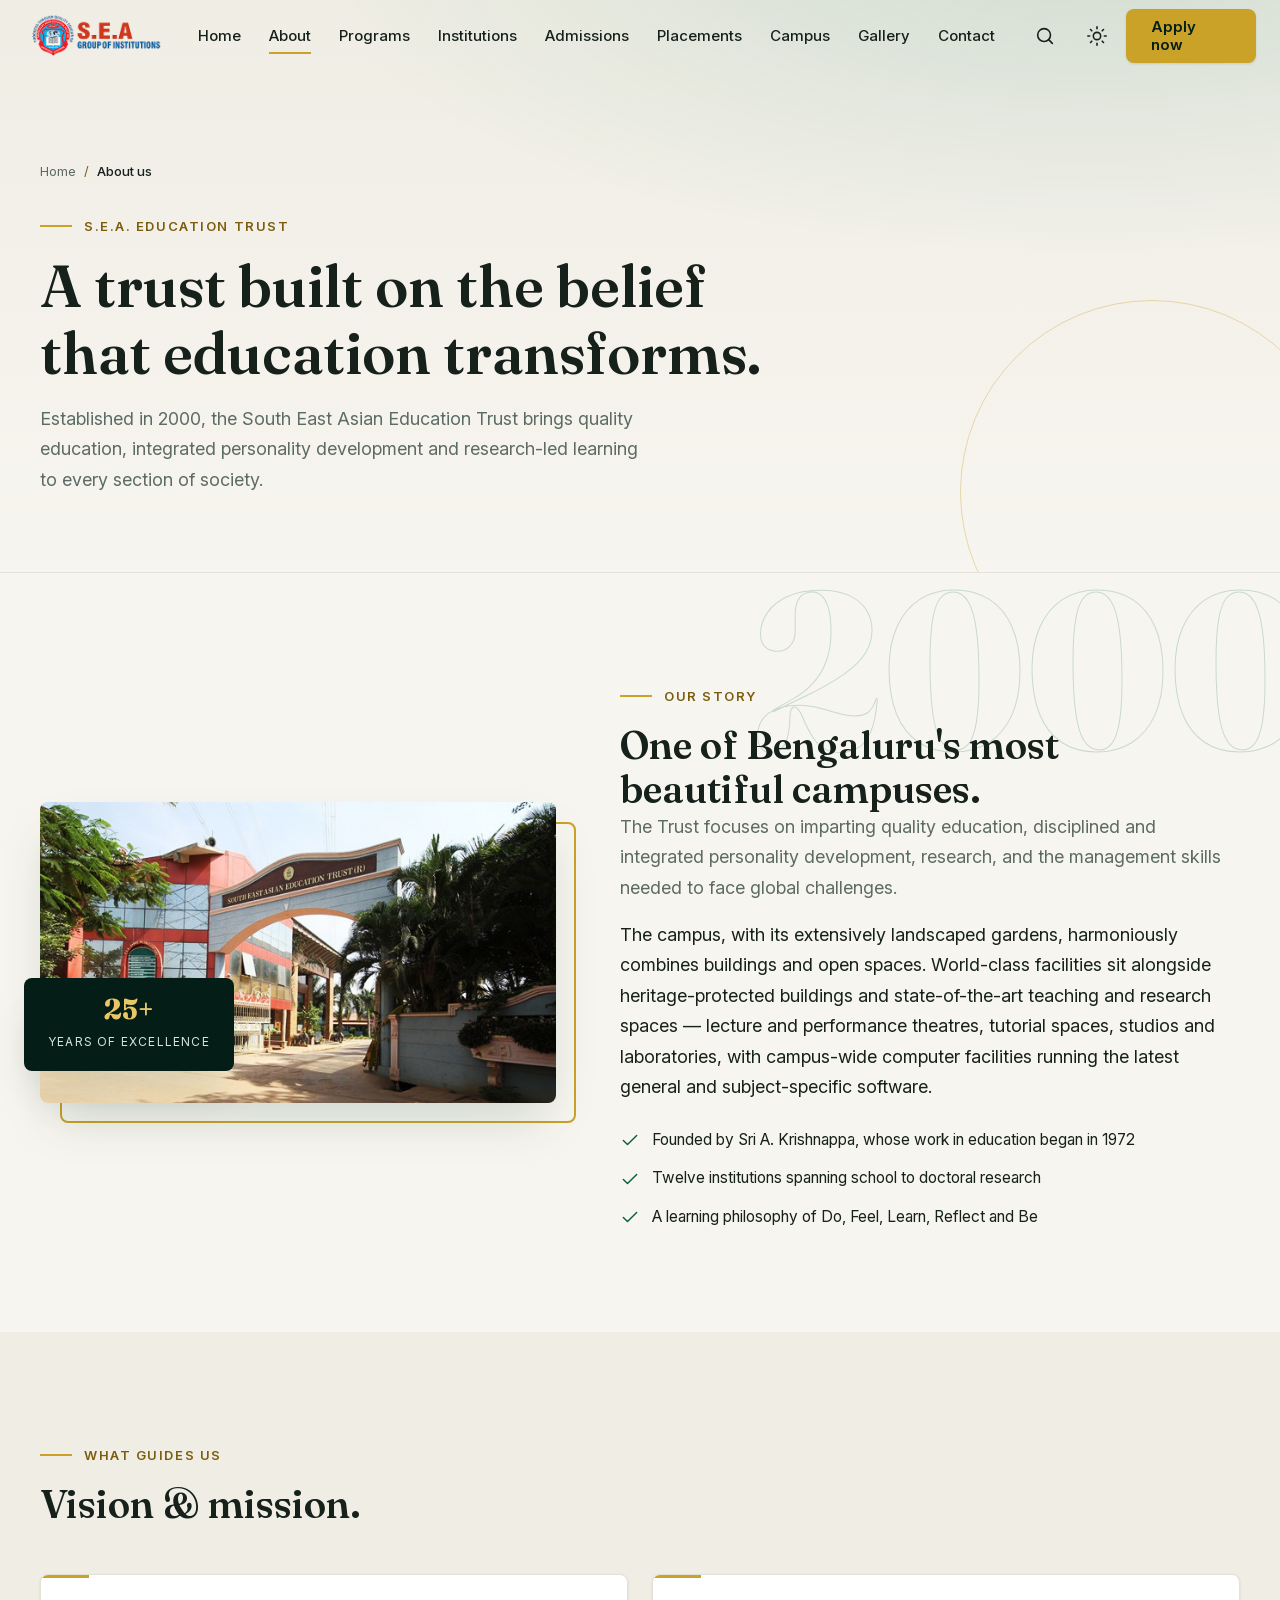
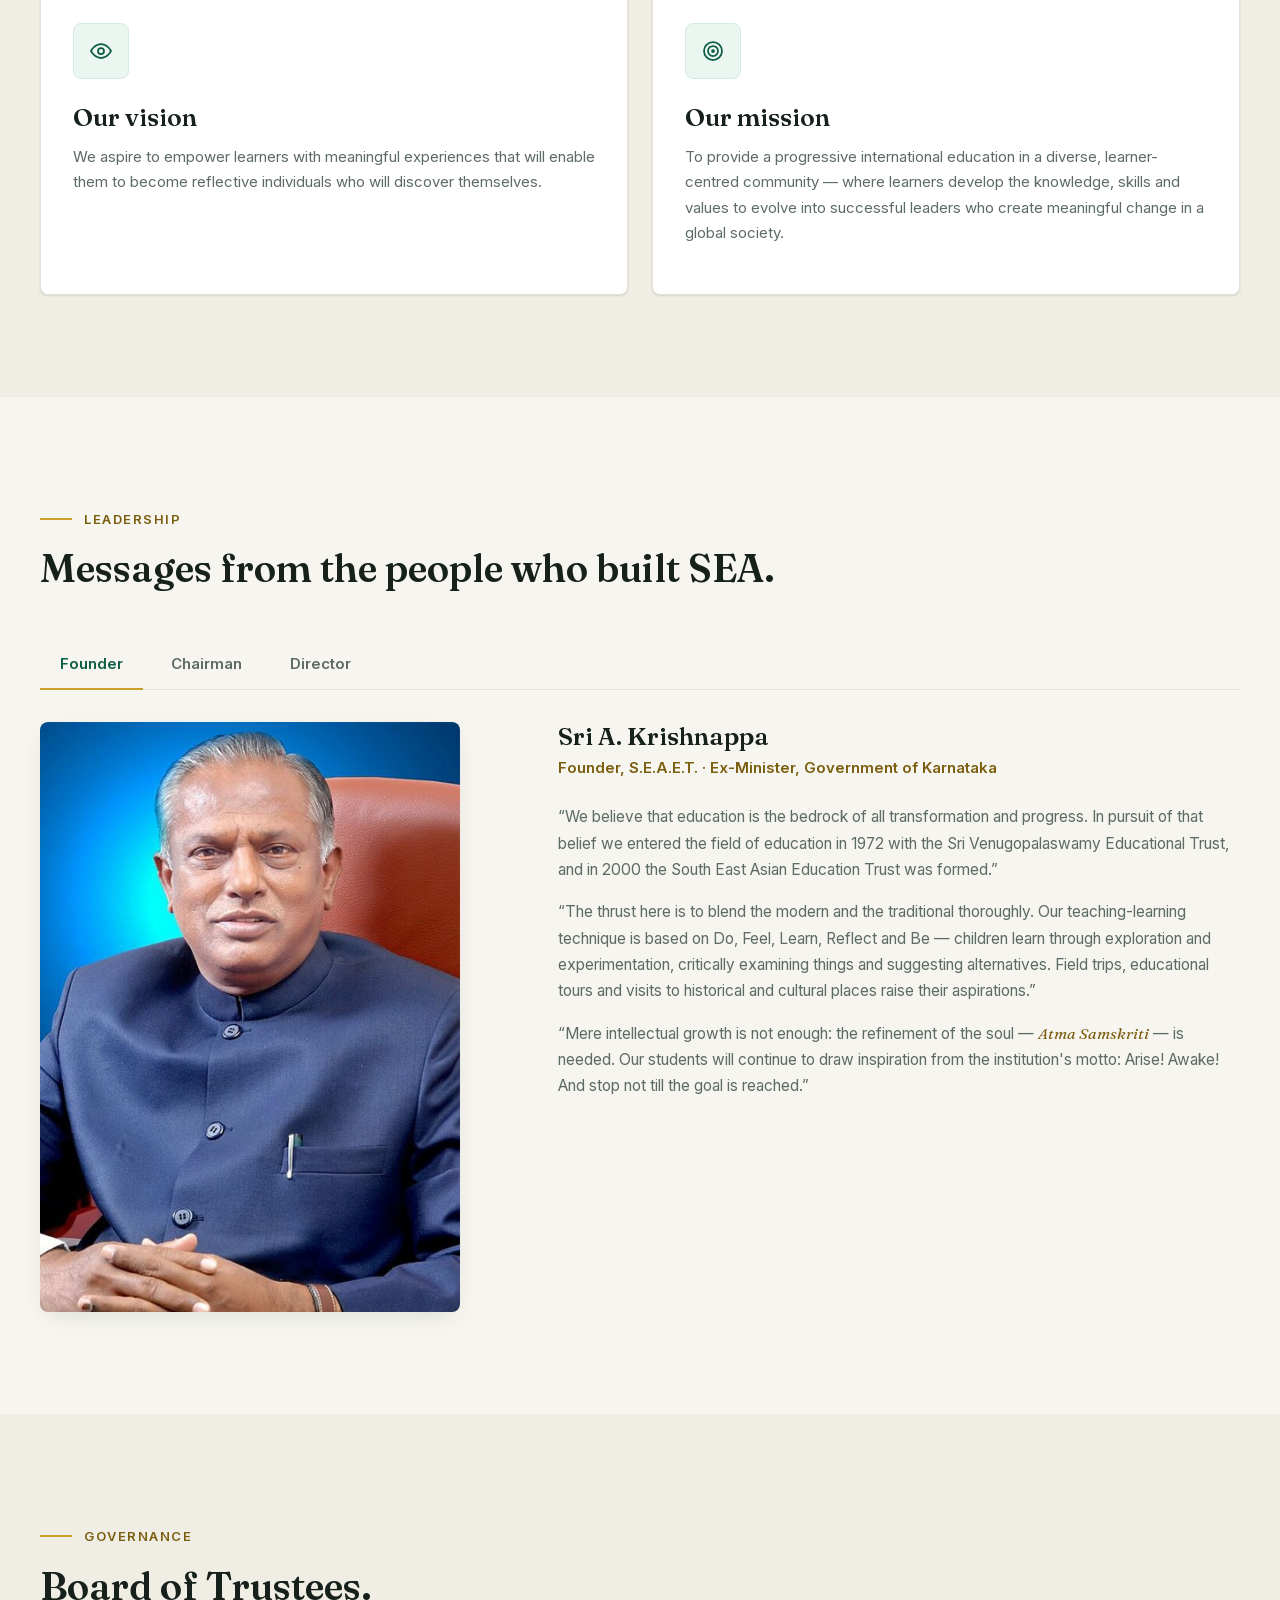
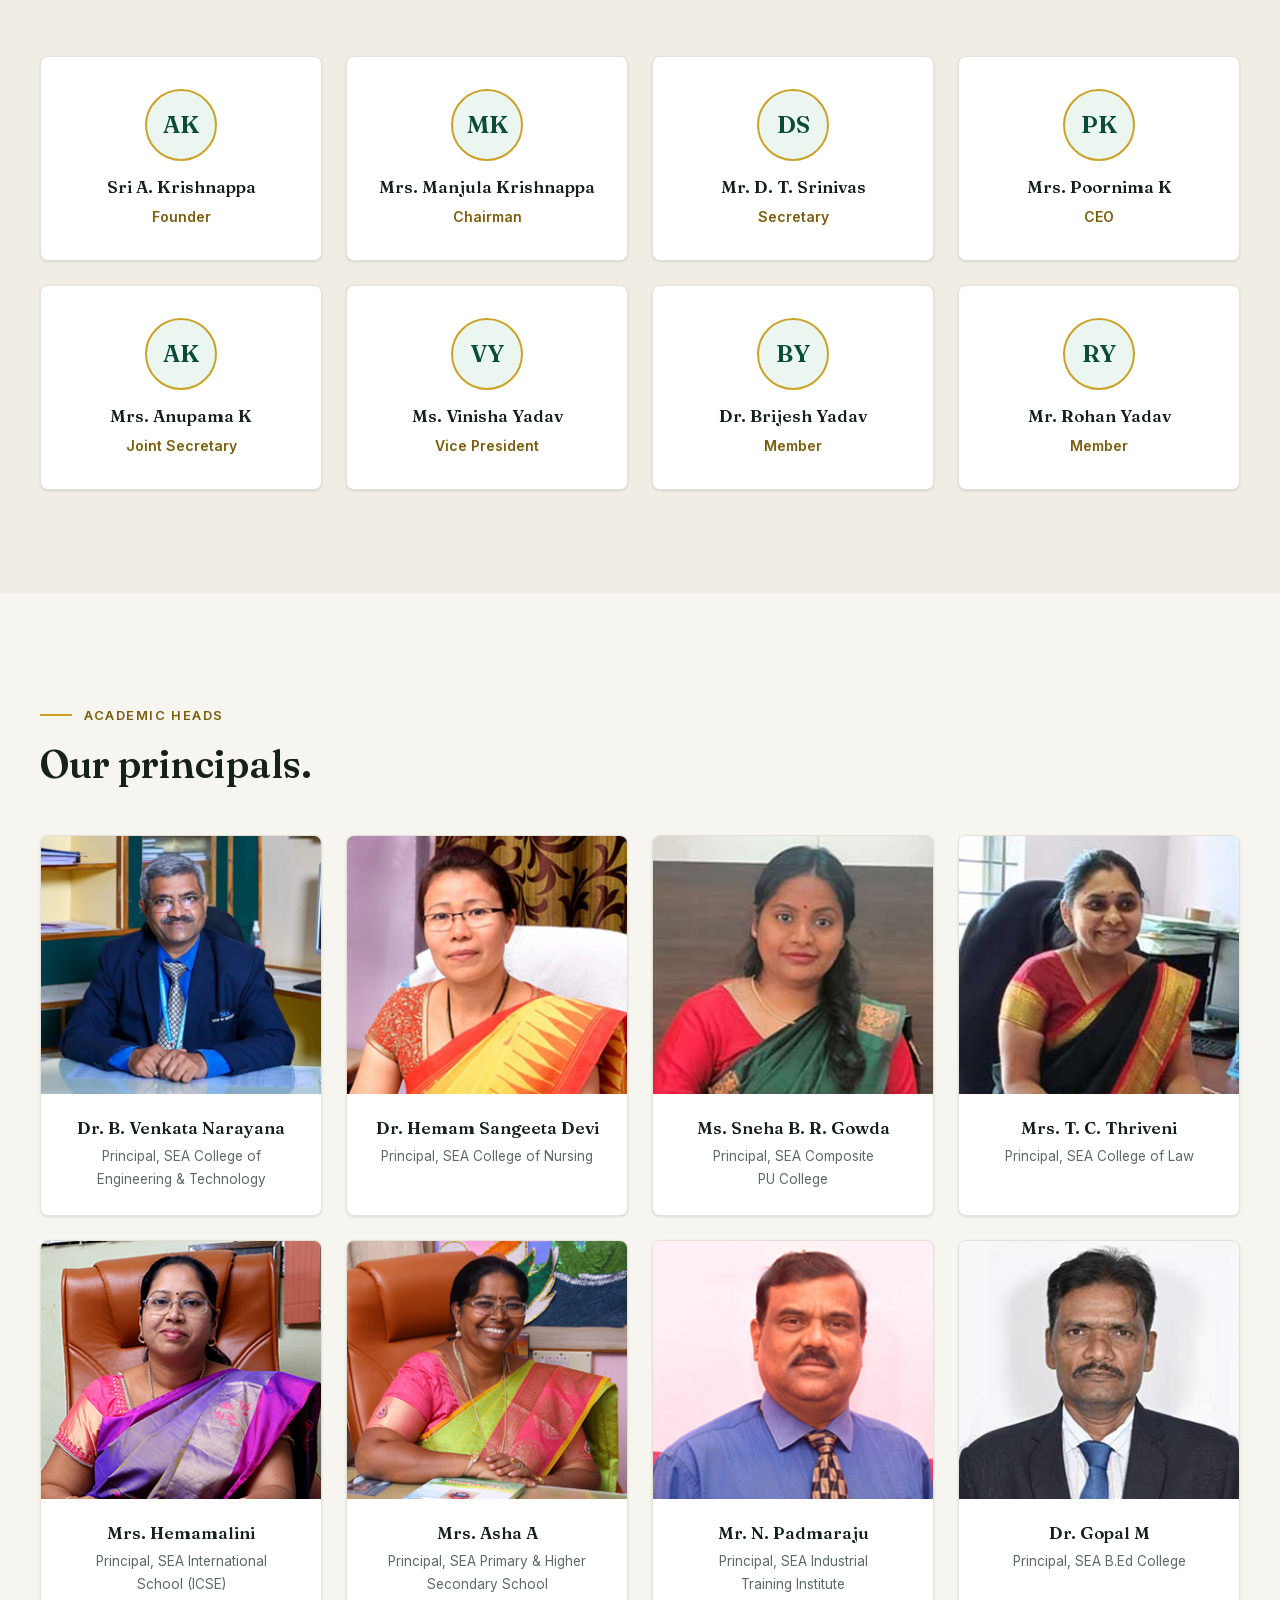
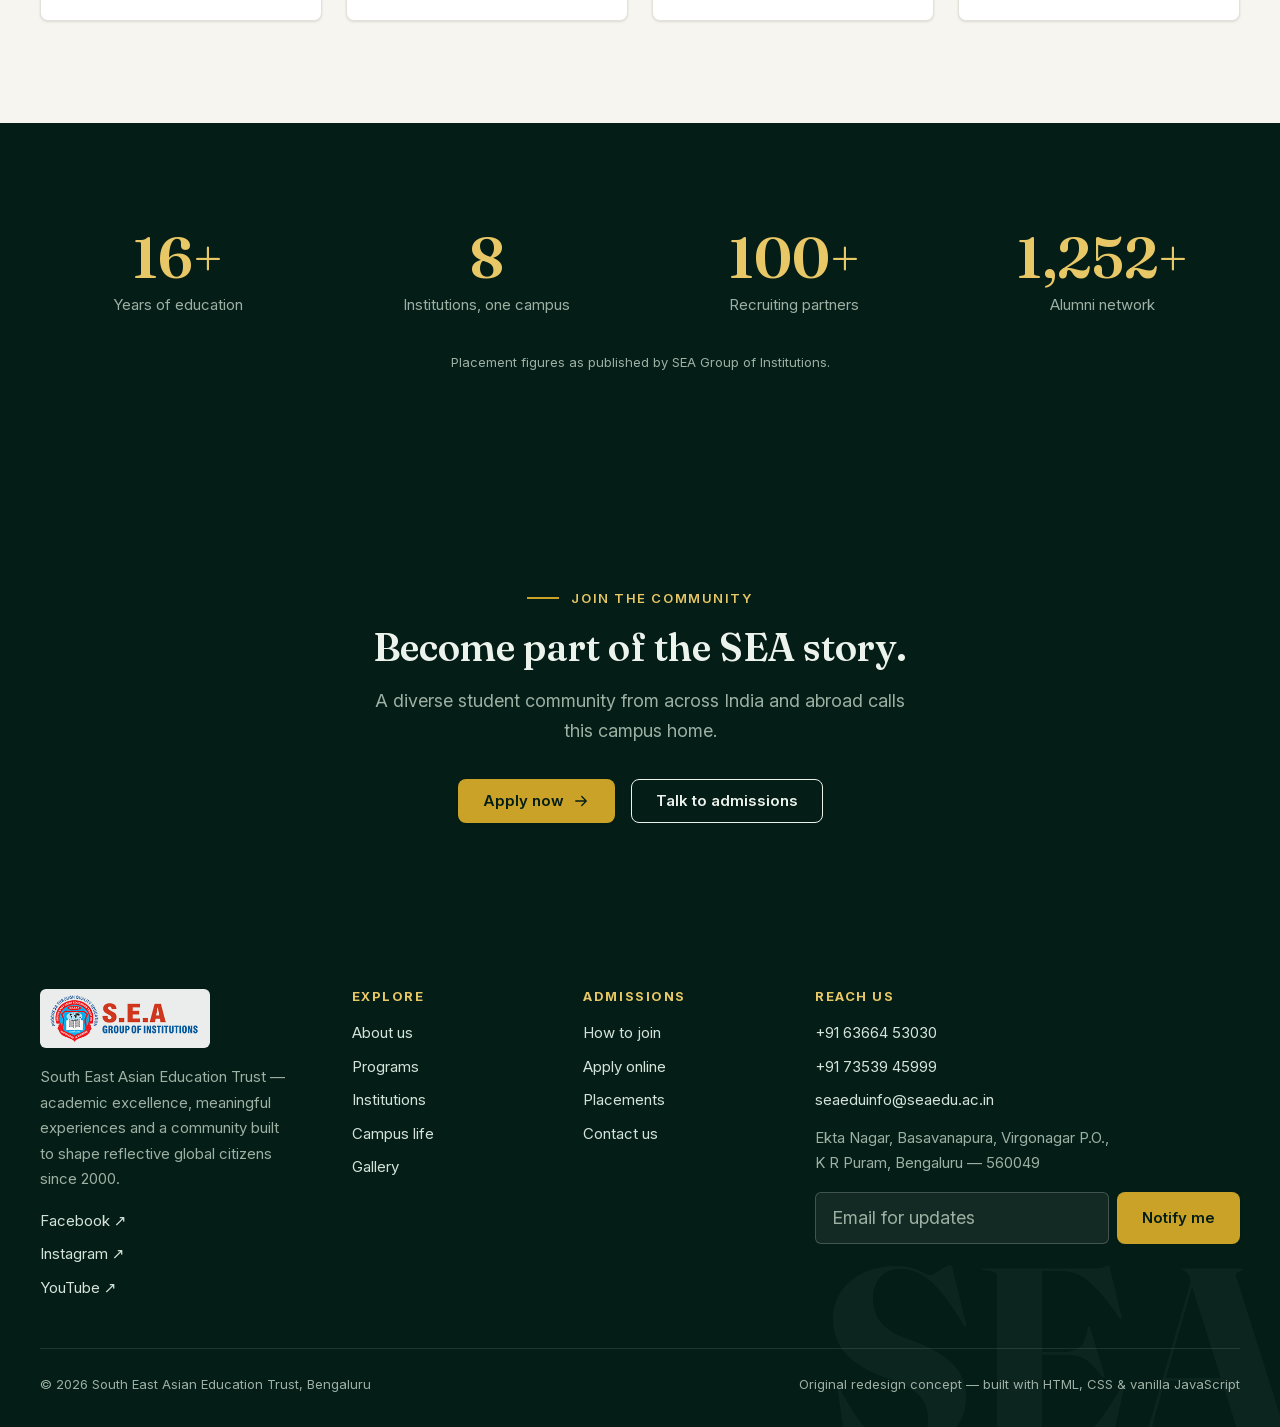
<file: about.html>
<!DOCTYPE html>
<html lang="en">
<head>
  <meta charset="UTF-8">
  <meta name="viewport" content="width=device-width, initial-scale=1.0">
  <title>About Us | SEA Group of Institutions</title>
  <meta name="description" content="The story of the South East Asian Education Trust — vision, mission, leadership, Board of Trustees and the principals of our 12 institutions.">
  <meta property="og:title" content="About Us | SEA Group of Institutions">
  <meta property="og:description" content="The story of the South East Asian Education Trust — vision, mission, leadership, Board of Trustees and the principals of our 12 institutions.">
  <meta property="og:type" content="website">
  <meta property="og:image" content="assets/img/hero/campus-life.jpg">
  <meta name="theme-color" content="#0D5C46">
  <link rel="icon" type="image/png" href="assets/logo/favicon.png">
  <link rel="apple-touch-icon" href="assets/logo/favicon.png">
  <link rel="preload" href="assets/fonts/fraunces.woff2" as="font" type="font/woff2" crossorigin>
  <link rel="preload" href="assets/fonts/inter.woff2" as="font" type="font/woff2" crossorigin>
  <link rel="stylesheet" href="css/tokens.css">
  <link rel="stylesheet" href="css/base.css">
  <link rel="stylesheet" href="css/components.css">
  <link rel="stylesheet" href="css/animations.css">
  <link rel="stylesheet" href="css/pages.css">
  <script>
    /* Apply the saved theme before first paint — no flash of wrong theme. */
    (function () {
      try {
        var t = JSON.parse(localStorage.getItem('sea-theme'));
        document.documentElement.dataset.theme = t || 'light';
      } catch (e) { document.documentElement.dataset.theme = 'light'; }
    })();
  </script>
  <script type="module" src="js/main.js"></script>
</head>
<body>
  <a class="skip-link" href="#main">Skip to content</a>

  <div class="loader" aria-hidden="true">
    <div class="loader-crest"><img src="assets/logo/logo.png" alt="" width="284" height="89"></div>
    <div class="loader-line"></div>
  </div>

  <header class="site-header">
    <nav class="nav" aria-label="Primary">
      <a class="brand" href="index.html" aria-label="SEA Group of Institutions — home">
        <span class="brand-badge"><img src="assets/logo/logo.png" alt="SEA Group of Institutions crest" width="284" height="89"></span>
      </a>
      <div class="nav-links" id="nav-links">
        <a class="nav-link" href="index.html">Home</a>
        <a class="nav-link" href="about.html" aria-current="page">About</a>
        <a class="nav-link" href="programs.html">Programs</a>
        <a class="nav-link" href="institutions.html">Institutions</a>
        <a class="nav-link" href="admissions.html">Admissions</a>
        <a class="nav-link" href="placements.html">Placements</a>
        <a class="nav-link" href="campus.html">Campus</a>
        <a class="nav-link" href="gallery.html">Gallery</a>
        <a class="nav-link" href="contact.html">Contact</a>
        <a class="btn btn-primary nav-apply" href="apply.html">Apply now</a>
      </div>
      <div class="nav-actions">
        <button class="icon-btn search-toggle" aria-label="Search the site (Ctrl+K)">
          <svg class="icon" viewBox="0 0 24 24" aria-hidden="true"><circle cx="11" cy="11" r="7"/><path d="m20 20-4-4"/></svg>
        </button>
        <button class="icon-btn theme-toggle" aria-label="Switch theme" aria-pressed="false">
          <svg class="icon icon-sun" viewBox="0 0 24 24" aria-hidden="true"><circle cx="12" cy="12" r="4"/><path d="M12 2v2m0 16v2M4.9 4.9l1.4 1.4m11.4 11.4 1.4 1.4M2 12h2m16 0h2M4.9 19.1l1.4-1.4M17.7 6.3l1.4-1.4"/></svg>
          <svg class="icon icon-moon" viewBox="0 0 24 24" aria-hidden="true"><path d="M21 12.8A9 9 0 1 1 11.2 3a7 7 0 0 0 9.8 9.8Z"/></svg>
        </button>
        <a class="btn btn-primary" href="apply.html">Apply now</a>
        <button class="icon-btn menu-toggle" aria-label="Open menu" aria-expanded="false" aria-controls="nav-links">
          <svg class="icon" viewBox="0 0 24 24" aria-hidden="true"><path d="M4 7h16M4 12h16M4 17h16"/></svg>
        </button>
      </div>
      <div class="scroll-progress" aria-hidden="true"></div>
    </nav>
  </header>

  <main id="main">

    <section class="page-hero">
      <div class="container">
        <nav class="breadcrumb" aria-label="Breadcrumb">
          <a href="index.html">Home</a><span class="sep" aria-hidden="true">/</span><span aria-current="page">About us</span>
        </nav>
        <p class="section-kicker">S.E.A. Education Trust</p>
        <h1>A trust built on the belief that education transforms.</h1>
        <p class="lede">Established in 2000, the South East Asian Education Trust brings quality education, integrated personality development and research-led learning to every section of society.</p>
      </div>
    </section>

    <!-- Trust story -->
    <section class="section watermark-section">
      <span class="watermark" aria-hidden="true" data-text="2000"></span>
      <div class="container about-grid">
        <div class="image-frame reveal-left">
          <img src="assets/img/campus/aboutus.jpg" alt="SEA campus buildings surrounded by landscaped gardens" width="600" height="350" loading="lazy">
          <div class="year-badge"><strong>25+</strong><span>Years of excellence</span></div>
        </div>
        <div class="reveal-right">
          <p class="section-kicker">Our story</p>
          <h2>One of Bengaluru's most beautiful campuses.</h2>
          <p class="lede">The Trust focuses on imparting quality education, disciplined and integrated personality development, research, and the management skills needed to face global challenges.</p>
          <p style="margin-top:1rem">The campus, with its extensively landscaped gardens, harmoniously combines buildings and open spaces. World-class facilities sit alongside heritage-protected buildings and state-of-the-art teaching and research spaces — lecture and performance theatres, tutorial spaces, studios and laboratories, with campus-wide computer facilities running the latest general and subject-specific software.</p>
          <ul class="feature-list">
            <li><svg class="icon" viewBox="0 0 24 24" aria-hidden="true"><path d="M4 12.5l5 5L20 6.5"/></svg>Founded by Sri A. Krishnappa, whose work in education began in 1972</li>
            <li><svg class="icon" viewBox="0 0 24 24" aria-hidden="true"><path d="M4 12.5l5 5L20 6.5"/></svg>Twelve institutions spanning school to doctoral research</li>
            <li><svg class="icon" viewBox="0 0 24 24" aria-hidden="true"><path d="M4 12.5l5 5L20 6.5"/></svg>A learning philosophy of Do, Feel, Learn, Reflect and Be</li>
          </ul>
        </div>
      </div>
    </section>

    <!-- Vision / Mission -->
    <section class="section section-alt" id="vision-mission">
      <div class="container">
        <div class="section-head">
          <p class="section-kicker">What guides us</p>
          <h2>Vision &amp; mission.</h2>
        </div>
        <div class="vm-grid" data-stagger="120">
          <article class="card vm-card reveal">
            <span class="icon-medallion" aria-hidden="true"><svg class="icon" viewBox="0 0 24 24"><path d="M2 12s3.5-7 10-7 10 7 10 7-3.5 7-10 7-10-7-10-7Z"/><circle cx="12" cy="12" r="3"/></svg></span>
            <h3>Our vision</h3>
            <p class="muted">We aspire to empower learners with meaningful experiences that will enable them to become reflective individuals who will discover themselves.</p>
          </article>
          <article class="card vm-card reveal">
            <span class="icon-medallion" aria-hidden="true"><svg class="icon" viewBox="0 0 24 24"><circle cx="12" cy="12" r="9"/><circle cx="12" cy="12" r="5"/><circle cx="12" cy="12" r="1"/></svg></span>
            <h3>Our mission</h3>
            <p class="muted">To provide a progressive international education in a diverse, learner-centred community — where learners develop the knowledge, skills and values to evolve into successful leaders who create meaningful change in a global society.</p>
          </article>
        </div>
      </div>
    </section>

    <!-- Leadership tabs -->
    <section class="section" id="leadership">
      <div class="container">
        <div class="section-head">
          <p class="section-kicker">Leadership</p>
          <h2>Messages from the people who built SEA.</h2>
        </div>
        <div class="tab-list" role="tablist" aria-label="Leadership messages">
          <button class="tab" role="tab" id="tab-founder" aria-controls="panel-founder" aria-selected="true">Founder</button>
          <button class="tab" role="tab" id="tab-chairman" aria-controls="panel-chairman" aria-selected="false">Chairman</button>
          <button class="tab" role="tab" id="tab-director" aria-controls="panel-director" aria-selected="false">Director</button>
        </div>

        <div class="leader-panel active" role="tabpanel" id="panel-founder" aria-labelledby="tab-founder">
          <div class="leader-portrait">
            <img src="assets/img/leadership/Founder.jpg" alt="Portrait of Sri A. Krishnappa" width="476" height="668" loading="lazy">
          </div>
          <div>
            <h3>Sri A. Krishnappa</h3>
            <p class="role">Founder, S.E.A.E.T. · Ex-Minister, Government of Karnataka</p>
            <div class="body-text">
              <p>“We believe that education is the bedrock of all transformation and progress. In pursuit of that belief we entered the field of education in 1972 with the Sri Venugopalaswamy Educational Trust, and in 2000 the South East Asian Education Trust was formed.”</p>
              <p>“The thrust here is to blend the modern and the traditional thoroughly. Our teaching-learning technique is based on Do, Feel, Learn, Reflect and Be — children learn through exploration and experimentation, critically examining things and suggesting alternatives. Field trips, educational tours and visits to historical and cultural places raise their aspirations.”</p>
              <p>“Mere intellectual growth is not enough: the refinement of the soul — <em class="gold-italic">Atma Samskriti</em> — is needed. Our students will continue to draw inspiration from the institution's motto: Arise! Awake! And stop not till the goal is reached.”</p>
            </div>
          </div>
        </div>

        <div class="leader-panel" role="tabpanel" id="panel-chairman" aria-labelledby="tab-chairman" hidden>
          <div class="leader-portrait">
            <img src="assets/img/leadership/chairman.jpg" alt="Portrait of Mrs. Manjula A Krishnappa" width="556" height="554" loading="lazy">
          </div>
          <div>
            <h3>Mrs. Manjula A Krishnappa</h3>
            <p class="role">Chairman, S.E.A. Group of Institutions</p>
            <div class="body-text">
              <p>“Success is not a one-shot process — it is the result of continuous improvement after each failure. Failure while working for a good cause is better than success in working for a wrong one.”</p>
              <p>“Over the years, the S.E.A. Education Trust has built a special position in private higher education. With its distinctive culture it provides a clearly student-centred environment for exploring existing technical knowledge and gaining new learning at the leading edges of technology.”</p>
              <p>“The aim is to make our students autonomous and socially responsible human beings — capable of self-direction and ready for employment the day they graduate. At every stage there will be opportunities to expand your boundaries, platforms for collaboration, and recognition for those who strive to excel.”</p>
            </div>
          </div>
        </div>

        <div class="leader-panel" role="tabpanel" id="panel-director" aria-labelledby="tab-director" hidden>
          <div class="leader-portrait">
            <img src="assets/img/leadership/director.jpg" alt="Portrait of Prof. (Dr.) K. Viyyanna Rao" width="556" height="554" loading="lazy">
          </div>
          <div>
            <h3>Prof. (Dr.) K. Viyyanna Rao</h3>
            <p class="role">Director, SEA Group of Institutions</p>
            <div class="body-text">
              <p>Former Vice-Chancellor of Acharya Nagarjuna University and in-charge of Krishna &amp; Vikrama Simhapuri Universities, Prof. Rao brings 35 years of teaching experience in commerce and management studies, having guided 10 Ph.D. and 14 M.Phil. scholars.</p>
              <p>He has authored 10 books across financial management, industrial economy and banking, published 121 research papers in national and international journals, and designed courses for IGNOU's M.Com and MBA programmes.</p>
              <p>His recognitions include the Best Research Paper Award from the Institute of Company Secretaries of India (2002 &amp; 2005), the Best Teacher Award from the Government of Andhra Pradesh (2009), and the Outstanding Excellence in Academic Leadership Award from the Nexus Eclat Honours Society, Maryland, USA (2012).</p>
            </div>
          </div>
        </div>
      </div>
    </section>

    <!-- Board of Trustees -->
    <section class="section section-alt" id="trustees">
      <div class="container">
        <div class="section-head">
          <p class="section-kicker">Governance</p>
          <h2>Board of Trustees.</h2>
        </div>
        <div class="grid grid-4" data-stagger="60">
          <article class="card trustee-card reveal">
            <span class="avatar" aria-hidden="true">AK</span>
            <h3>Sri A. Krishnappa</h3>
            <p>Founder</p>
          </article>

          <article class="card trustee-card reveal">
            <span class="avatar" aria-hidden="true">MK</span>
            <h3>Mrs. Manjula Krishnappa</h3>
            <p>Chairman</p>
          </article>

          <article class="card trustee-card reveal">
            <span class="avatar" aria-hidden="true">DS</span>
            <h3>Mr. D. T. Srinivas</h3>
            <p>Secretary</p>
          </article>

          <article class="card trustee-card reveal">
            <span class="avatar" aria-hidden="true">PK</span>
            <h3>Mrs. Poornima K</h3>
            <p>CEO</p>
          </article>

          <article class="card trustee-card reveal">
            <span class="avatar" aria-hidden="true">AK</span>
            <h3>Mrs. Anupama K</h3>
            <p>Joint Secretary</p>
          </article>

          <article class="card trustee-card reveal">
            <span class="avatar" aria-hidden="true">VY</span>
            <h3>Ms. Vinisha Yadav</h3>
            <p>Vice President</p>
          </article>

          <article class="card trustee-card reveal">
            <span class="avatar" aria-hidden="true">BY</span>
            <h3>Dr. Brijesh Yadav</h3>
            <p>Member</p>
          </article>

          <article class="card trustee-card reveal">
            <span class="avatar" aria-hidden="true">RY</span>
            <h3>Mr. Rohan Yadav</h3>
            <p>Member</p>
          </article>
        </div>
      </div>
    </section>

    <!-- Principals -->
    <section class="section" id="principals">
      <div class="container">
        <div class="section-head">
          <p class="section-kicker">Academic heads</p>
          <h2>Our principals.</h2>
        </div>
        <div class="grid grid-4" data-stagger="60">
          <article class="card principal-card reveal">
            <img src="assets/img/principals/seacet.png" alt="Portrait of Dr. B. Venkata Narayana" width="291" height="268" loading="lazy">
            <div class="p-body"><h3>Dr. B. Venkata Narayana</h3><p>Principal, SEA College of Engineering & Technology</p></div>
          </article>

          <article class="card principal-card reveal">
            <img src="assets/img/principals/seacon.png" alt="Portrait of Dr. Hemam Sangeeta Devi" width="291" height="268" loading="lazy">
            <div class="p-body"><h3>Dr. Hemam Sangeeta Devi</h3><p>Principal, SEA College of Nursing</p></div>
          </article>

          <article class="card principal-card reveal">
            <img src="assets/img/principals/seapu.png" alt="Portrait of Ms. Sneha B. R. Gowda" width="291" height="268" loading="lazy">
            <div class="p-body"><h3>Ms. Sneha B. R. Gowda</h3><p>Principal, SEA Composite PU College</p></div>
          </article>

          <article class="card principal-card reveal">
            <img src="assets/img/principals/sealaw.png" alt="Portrait of Mrs. T. C. Thriveni" width="291" height="268" loading="lazy">
            <div class="p-body"><h3>Mrs. T. C. Thriveni</h3><p>Principal, SEA College of Law</p></div>
          </article>

          <article class="card principal-card reveal">
            <img src="assets/img/principals/seaicse.png" alt="Portrait of Mrs. Hemamalini" width="291" height="268" loading="lazy">
            <div class="p-body"><h3>Mrs. Hemamalini</h3><p>Principal, SEA International School (ICSE)</p></div>
          </article>

          <article class="card principal-card reveal">
            <img src="assets/img/principals/seasb.png" alt="Portrait of Mrs. Asha A" width="291" height="268" loading="lazy">
            <div class="p-body"><h3>Mrs. Asha A</h3><p>Principal, SEA Primary & Higher Secondary School</p></div>
          </article>

          <article class="card principal-card reveal">
            <img src="assets/img/principals/seaiti.png" alt="Portrait of Mr. N. Padmaraju" width="291" height="268" loading="lazy">
            <div class="p-body"><h3>Mr. N. Padmaraju</h3><p>Principal, SEA Industrial Training Institute</p></div>
          </article>

          <article class="card principal-card reveal">
            <img src="assets/img/principals/seabed.png" alt="Portrait of Dr. Gopal M" width="291" height="268" loading="lazy">
            <div class="p-body"><h3>Dr. Gopal M</h3><p>Principal, SEA B.Ed College</p></div>
          </article>
        </div>
      </div>
    </section>

    <!-- Stats -->
    <section class="section dark-band">
      <div class="container">
        <div class="stats-grid" data-stagger="120">
          <div class="stat reveal"><strong data-count="25" data-suffix="+">0</strong><span>Years of education</span></div>
          <div class="stat reveal"><strong data-count="12">0</strong><span>Institutions, one campus</span></div>
          <div class="stat reveal"><strong data-count="160" data-suffix="+">0</strong><span>Recruiting partners</span></div>
          <div class="stat reveal"><strong data-count="2000" data-suffix="+">0</strong><span>Alumni network</span></div>
        </div>
        <p class="stat-note">Placement figures as published by SEA Group of Institutions.</p>
      </div>
    </section>

    <section class="section dark-band cta-band">
      <div class="container">
        <p class="section-kicker" style="justify-content:center">Join the community</p>
        <h2>Become part of the SEA story.</h2>
        <p class="lede">A diverse student community from across India and abroad calls this campus home.</p>
        <div class="hero-actions">
          <a class="btn btn-primary" href="apply.html">Apply now <svg class="icon" viewBox="0 0 24 24" aria-hidden="true"><path d="M5 12h14M13 6l6 6-6 6"/></svg></a>
          <a class="btn btn-outline" href="contact.html">Talk to admissions</a>
        </div>
      </div>
    </section>

  </main>

  <footer class="site-footer">
    <span class="footer-watermark" aria-hidden="true" data-text="SEA"></span>
    <div class="container">
      <div class="footer-grid">
        <div>
          <span class="footer-brand-badge"><img src="assets/logo/logo.png" alt="SEA Group of Institutions crest" width="284" height="89"></span>
          <p>South East Asian Education Trust — academic excellence, meaningful experiences and a community built to shape reflective global citizens since 2000.</p>
          <div class="footer-links" style="margin-top:1rem">
            <a href="https://www.facebook.com/share/1C2GkDRqiD/" target="_blank" rel="noopener">Facebook ↗</a>
            <a href="https://www.instagram.com/sea_group_of_institutions/" target="_blank" rel="noopener">Instagram ↗</a>
            <a href="https://youtube.com/@seaedu2023" target="_blank" rel="noopener">YouTube ↗</a>
          </div>
        </div>
        <nav aria-label="Explore">
          <h3>Explore</h3>
          <div class="footer-links">
            <a href="about.html">About us</a>
            <a href="programs.html">Programs</a>
            <a href="institutions.html">Institutions</a>
            <a href="campus.html">Campus life</a>
            <a href="gallery.html">Gallery</a>
          </div>
        </nav>
        <nav aria-label="Admissions">
          <h3>Admissions</h3>
          <div class="footer-links">
            <a href="admissions.html">How to join</a>
            <a href="apply.html">Apply online</a>
            <a href="placements.html">Placements</a>
            <a href="contact.html">Contact us</a>
          </div>
        </nav>
        <div>
          <h3>Reach us</h3>
          <div class="footer-links">
            <a href="tel:+916366453030">+91 63664 53030</a>
            <a href="tel:+917353945999">+91 73539 45999</a>
            <a href="mailto:seaeduinfo@seaedu.ac.in">seaeduinfo@seaedu.ac.in</a>
          </div>
          <p style="margin-top:.75rem">Ekta Nagar, Basavanapura, Virgonagar P.O.,<br>K R Puram, Bengaluru — 560049</p>
          <div class="newsletter">
            <input type="email" placeholder="Email for updates" aria-label="Email address for updates" autocomplete="email">
            <button class="btn btn-primary" type="button">Notify me</button>
          </div>
          <p class="error" aria-live="polite"></p>
        </div>
      </div>
      <div class="footer-bottom">
        <span>© 2026 South East Asian Education Trust, Bengaluru</span>
        <span>Original redesign concept — built with HTML, CSS &amp; vanilla JavaScript</span>
      </div>
    </div>
  </footer>

  <div class="palette" role="dialog" aria-modal="true" aria-label="Site search">
    <div class="palette-box">
      <div class="palette-input-row">
        <svg class="icon" viewBox="0 0 24 24" aria-hidden="true"><circle cx="11" cy="11" r="7"/><path d="m20 20-4-4"/></svg>
        <input class="palette-input" type="search" placeholder="Search pages, programs, institutions…" aria-label="Search the site" autocomplete="off">
        <kbd>Esc</kbd>
      </div>
      <div class="palette-results"></div>
    </div>
  </div>

  <button class="back-to-top" aria-label="Back to top">
    <svg class="icon" viewBox="0 0 24 24" aria-hidden="true"><path d="M12 19V5m0 0-6 6m6-6 6 6"/></svg>
  </button>
</body>
</html>
</file>
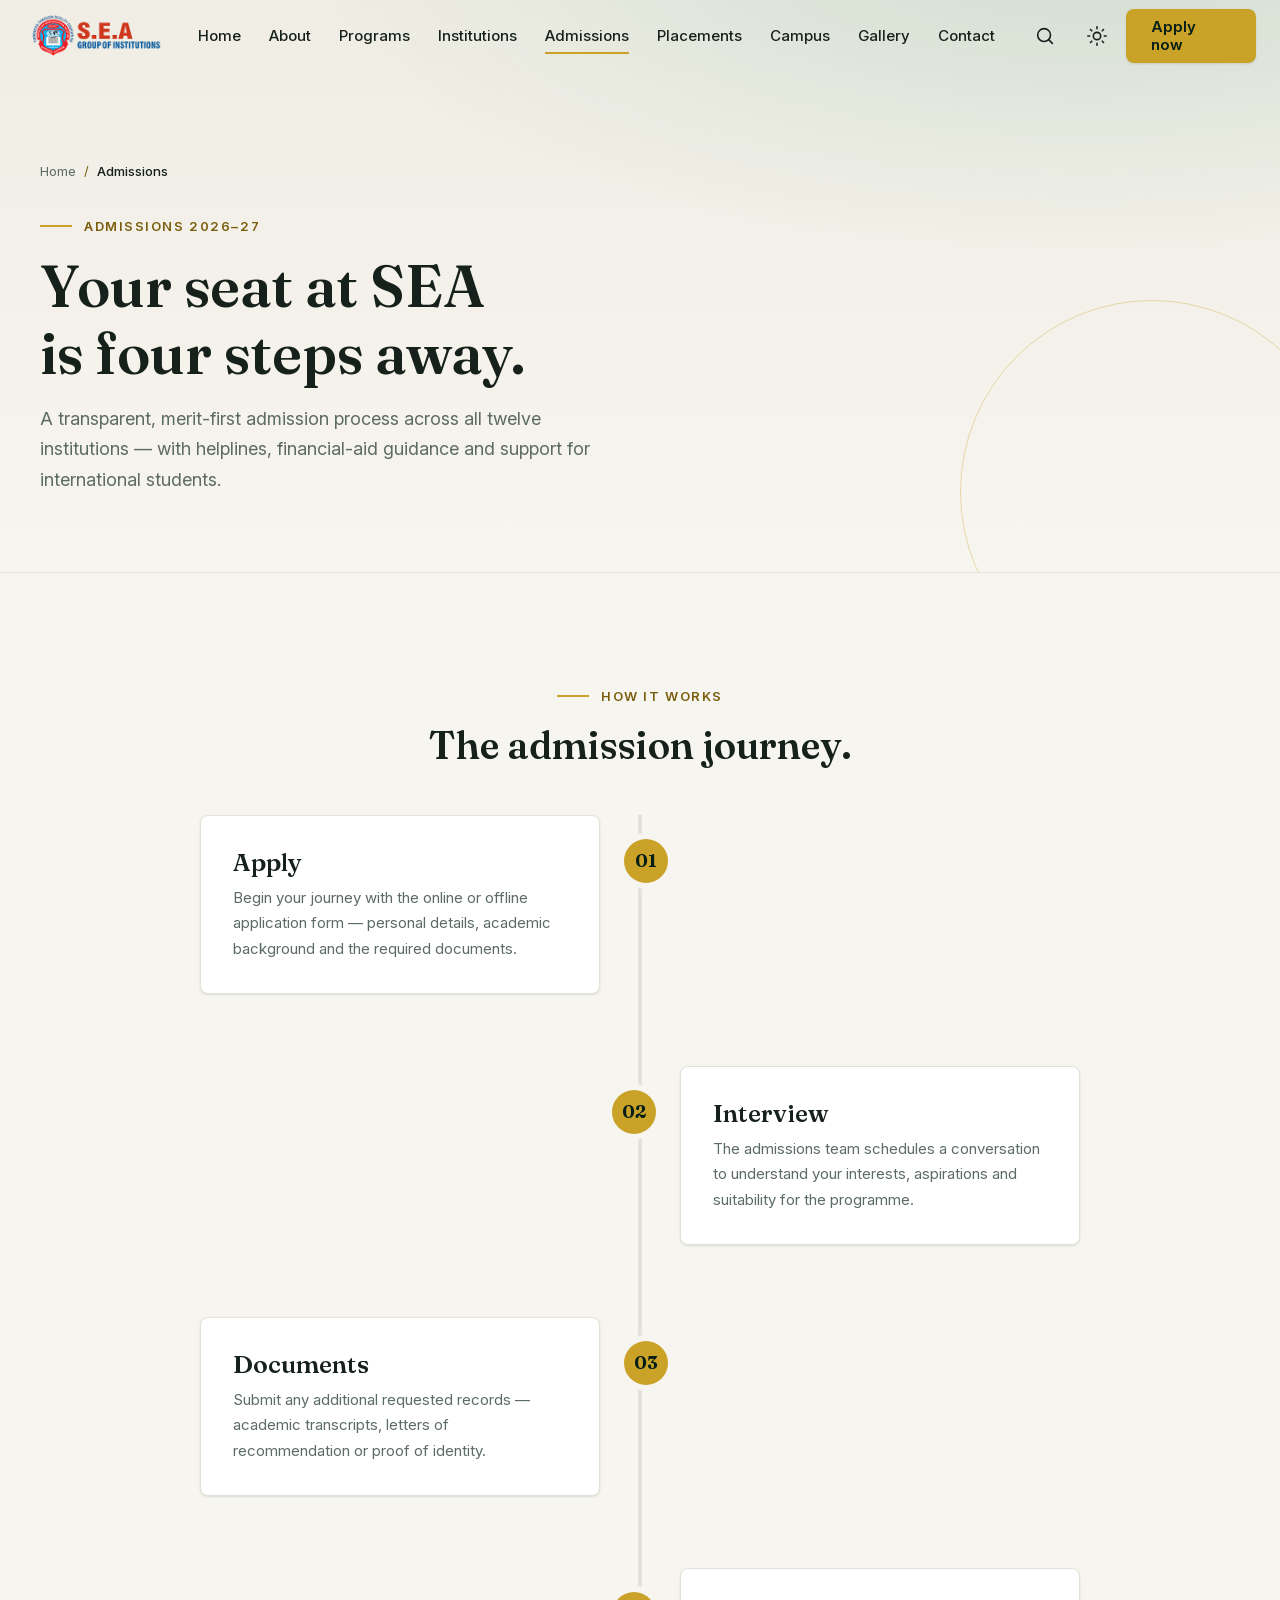
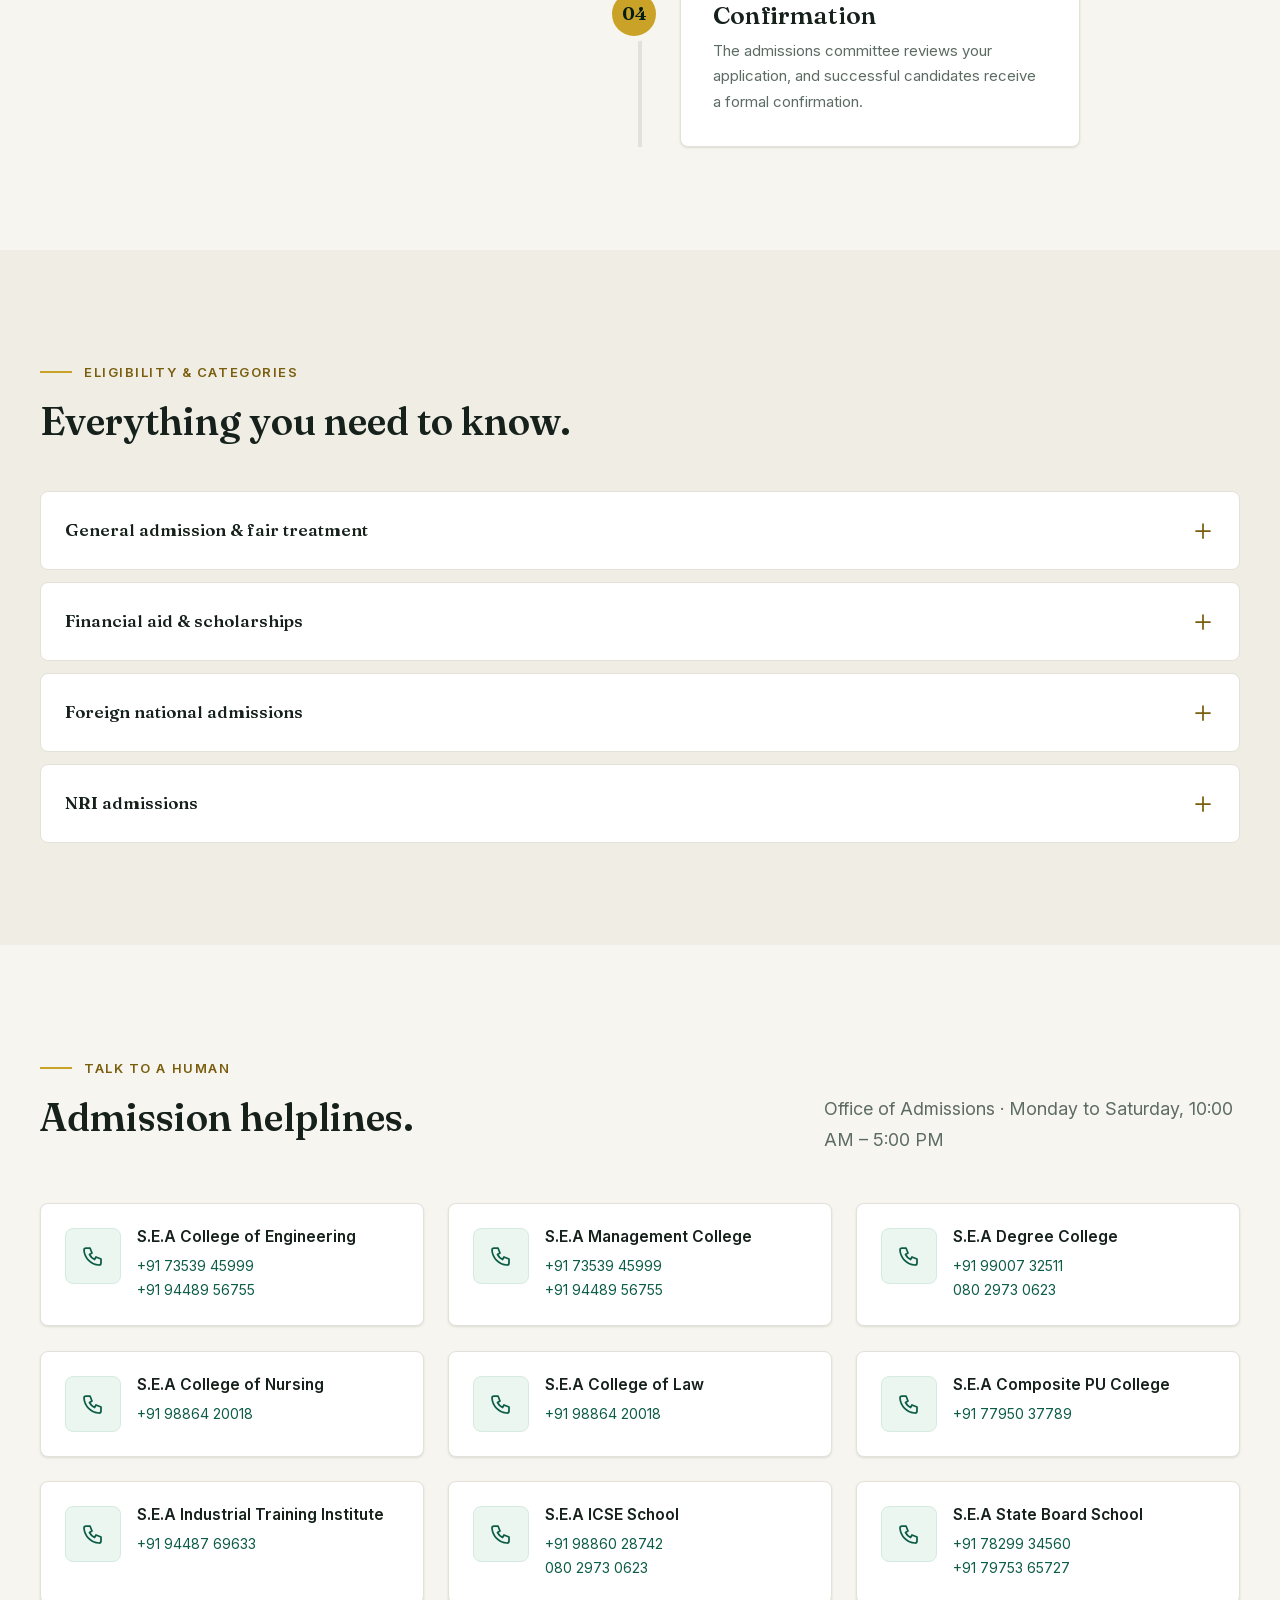
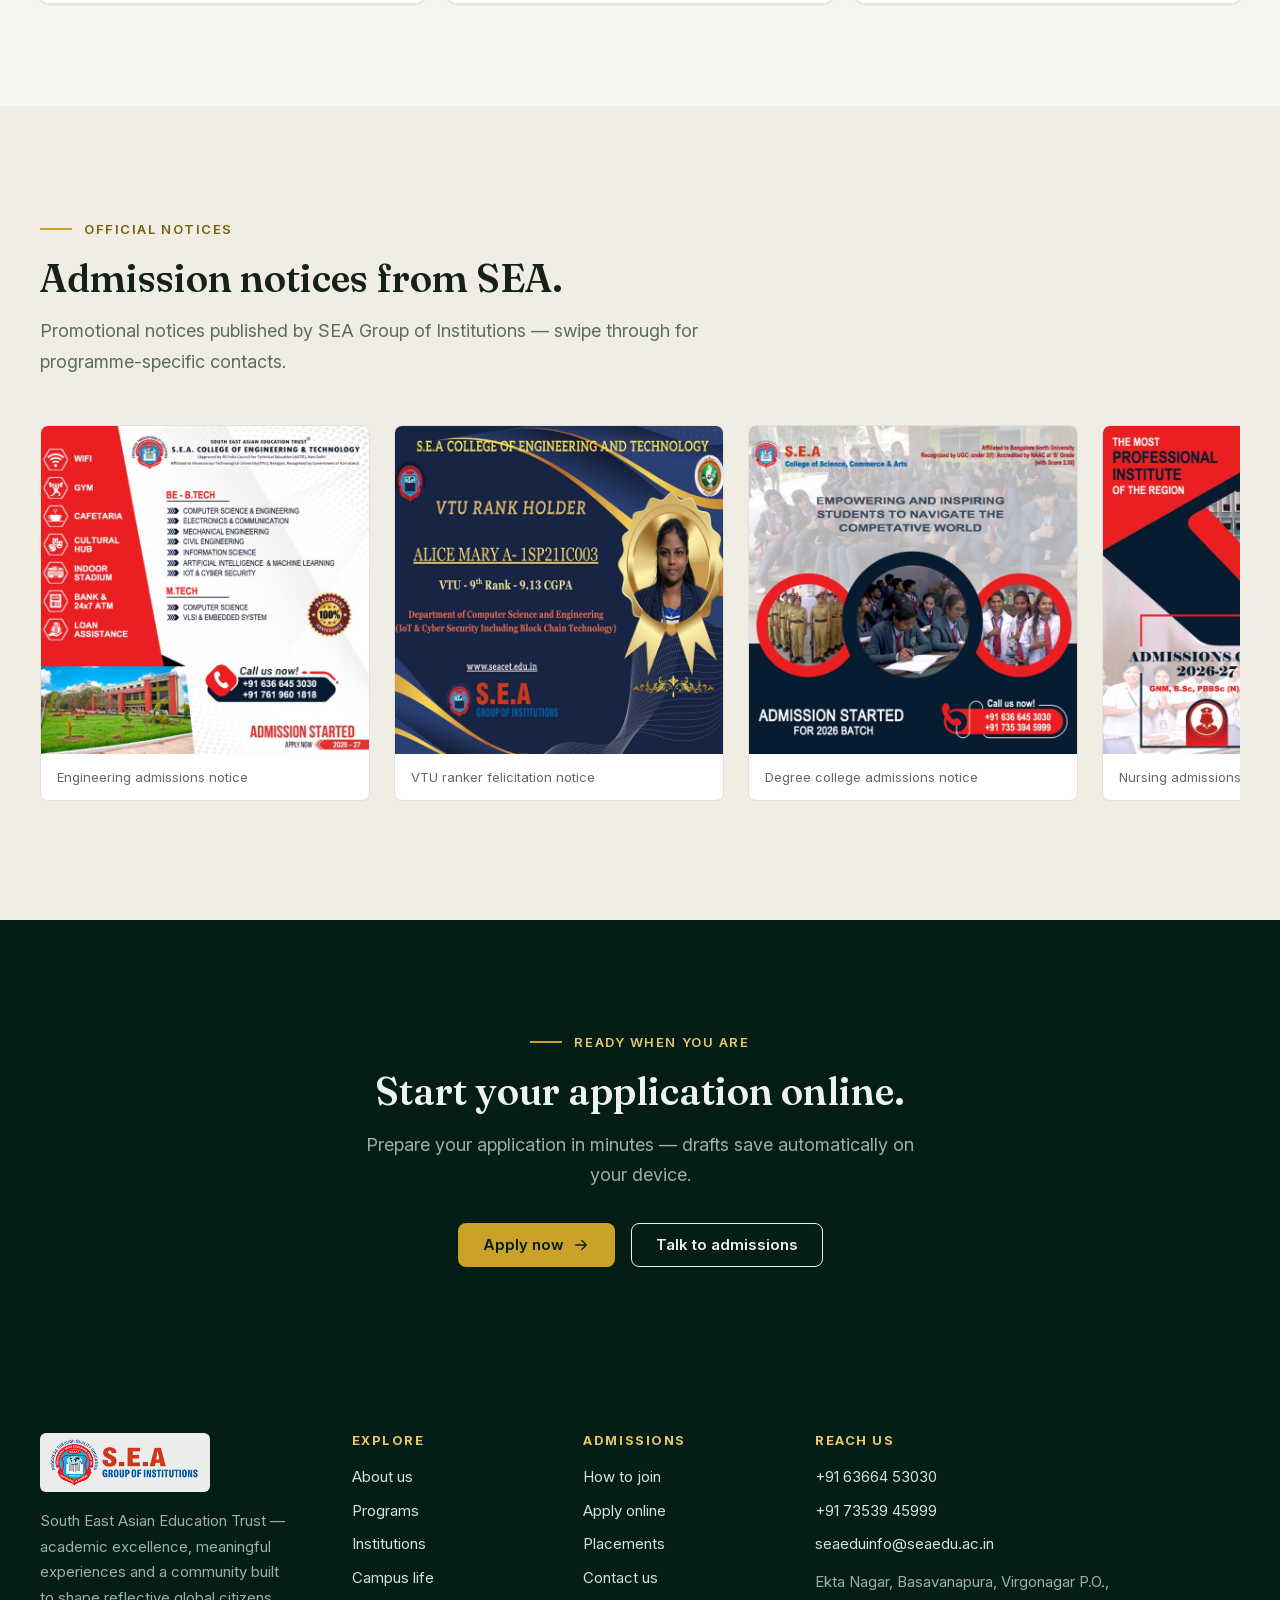
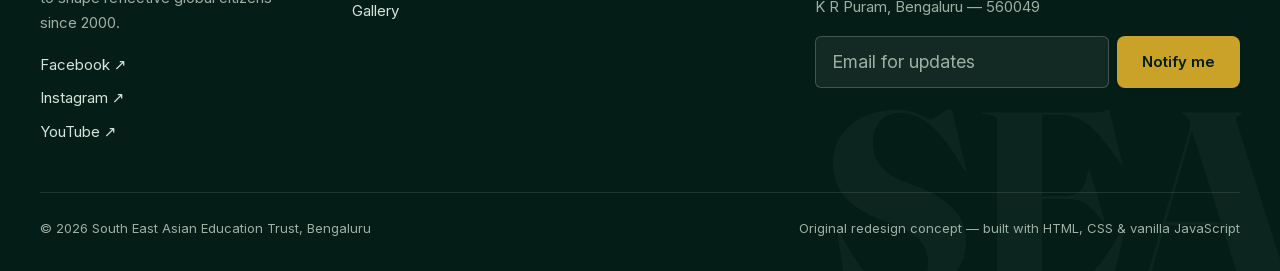
<file: admissions.html>
<!DOCTYPE html>
<html lang="en">
<head>
  <meta charset="UTF-8">
  <meta name="viewport" content="width=device-width, initial-scale=1.0">
  <title>Admissions | SEA Group of Institutions</title>
  <meta name="description" content="How admission works at SEA — the four-step journey, eligibility, financial aid, NRI and foreign-national guidance, helplines and official notices.">
  <meta property="og:title" content="Admissions | SEA Group of Institutions">
  <meta property="og:description" content="How admission works at SEA — the four-step journey, eligibility, financial aid, NRI and foreign-national guidance, helplines and official notices.">
  <meta property="og:type" content="website">
  <meta property="og:image" content="assets/img/hero/campus-life.jpg">
  <meta name="theme-color" content="#0D5C46">
  <link rel="icon" type="image/png" href="assets/logo/favicon.png">
  <link rel="apple-touch-icon" href="assets/logo/favicon.png">
  <link rel="preload" href="assets/fonts/fraunces.woff2" as="font" type="font/woff2" crossorigin>
  <link rel="preload" href="assets/fonts/inter.woff2" as="font" type="font/woff2" crossorigin>
  <link rel="stylesheet" href="css/tokens.css">
  <link rel="stylesheet" href="css/base.css">
  <link rel="stylesheet" href="css/components.css">
  <link rel="stylesheet" href="css/animations.css">
  <link rel="stylesheet" href="css/pages.css">
  <script>
    /* Apply the saved theme before first paint — no flash of wrong theme. */
    (function () {
      try {
        var t = JSON.parse(localStorage.getItem('sea-theme'));
        document.documentElement.dataset.theme = t || 'light';
      } catch (e) { document.documentElement.dataset.theme = 'light'; }
    })();
  </script>
  <script type="module" src="js/main.js"></script>
</head>
<body>
  <a class="skip-link" href="#main">Skip to content</a>

  <div class="loader" aria-hidden="true">
    <div class="loader-crest"><img src="assets/logo/logo.png" alt="" width="284" height="89"></div>
    <div class="loader-line"></div>
  </div>

  <header class="site-header">
    <nav class="nav" aria-label="Primary">
      <a class="brand" href="index.html" aria-label="SEA Group of Institutions — home">
        <span class="brand-badge"><img src="assets/logo/logo.png" alt="SEA Group of Institutions crest" width="284" height="89"></span>
      </a>
      <div class="nav-links" id="nav-links">
        <a class="nav-link" href="index.html">Home</a>
        <a class="nav-link" href="about.html">About</a>
        <a class="nav-link" href="programs.html">Programs</a>
        <a class="nav-link" href="institutions.html">Institutions</a>
        <a class="nav-link" href="admissions.html" aria-current="page">Admissions</a>
        <a class="nav-link" href="placements.html">Placements</a>
        <a class="nav-link" href="campus.html">Campus</a>
        <a class="nav-link" href="gallery.html">Gallery</a>
        <a class="nav-link" href="contact.html">Contact</a>
        <a class="btn btn-primary nav-apply" href="apply.html">Apply now</a>
      </div>
      <div class="nav-actions">
        <button class="icon-btn search-toggle" aria-label="Search the site (Ctrl+K)">
          <svg class="icon" viewBox="0 0 24 24" aria-hidden="true"><circle cx="11" cy="11" r="7"/><path d="m20 20-4-4"/></svg>
        </button>
        <button class="icon-btn theme-toggle" aria-label="Switch theme" aria-pressed="false">
          <svg class="icon icon-sun" viewBox="0 0 24 24" aria-hidden="true"><circle cx="12" cy="12" r="4"/><path d="M12 2v2m0 16v2M4.9 4.9l1.4 1.4m11.4 11.4 1.4 1.4M2 12h2m16 0h2M4.9 19.1l1.4-1.4M17.7 6.3l1.4-1.4"/></svg>
          <svg class="icon icon-moon" viewBox="0 0 24 24" aria-hidden="true"><path d="M21 12.8A9 9 0 1 1 11.2 3a7 7 0 0 0 9.8 9.8Z"/></svg>
        </button>
        <a class="btn btn-primary" href="apply.html">Apply now</a>
        <button class="icon-btn menu-toggle" aria-label="Open menu" aria-expanded="false" aria-controls="nav-links">
          <svg class="icon" viewBox="0 0 24 24" aria-hidden="true"><path d="M4 7h16M4 12h16M4 17h16"/></svg>
        </button>
      </div>
      <div class="scroll-progress" aria-hidden="true"></div>
    </nav>
  </header>

  <main id="main">

    <section class="page-hero">
      <div class="container">
        <nav class="breadcrumb" aria-label="Breadcrumb">
          <a href="index.html">Home</a><span class="sep" aria-hidden="true">/</span><span aria-current="page">Admissions</span>
        </nav>
        <p class="section-kicker">Admissions 2026–27</p>
        <h1>Your seat at SEA is four steps away.</h1>
        <p class="lede">A transparent, merit-first admission process across all twelve institutions — with helplines, financial-aid guidance and support for international students.</p>
      </div>
    </section>

    <!-- Timeline -->
    <section class="section" id="timeline">
      <div class="container">
        <div class="section-head" style="text-align:center;margin-inline:auto">
          <p class="section-kicker" style="justify-content:center">How it works</p>
          <h2>The admission journey.</h2>
        </div>
        <div class="timeline">
          <svg class="timeline-svg" viewBox="0 0 4 1000" preserveAspectRatio="none" aria-hidden="true">
            <path d="M2 0 V1000" stroke="var(--border)" stroke-width="4" fill="none"/>
            <path class="timeline-path" d="M2 0 V1000" pathLength="1" stroke="var(--gold-500)" stroke-width="4" fill="none"/>
          </svg>
          <div class="timeline-steps">
          <div class="timeline-step">
            <span class="t-num" aria-hidden="true">01</span>
            <article class="card reveal">
              <h3>Apply</h3>
              <p>Begin your journey with the online or offline application form — personal details, academic background and the required documents.</p>
            </article>
          </div>

          <div class="timeline-step">
            <span class="t-num" aria-hidden="true">02</span>
            <article class="card reveal">
              <h3>Interview</h3>
              <p>The admissions team schedules a conversation to understand your interests, aspirations and suitability for the programme.</p>
            </article>
          </div>

          <div class="timeline-step">
            <span class="t-num" aria-hidden="true">03</span>
            <article class="card reveal">
              <h3>Documents</h3>
              <p>Submit any additional requested records — academic transcripts, letters of recommendation or proof of identity.</p>
            </article>
          </div>

          <div class="timeline-step">
            <span class="t-num" aria-hidden="true">04</span>
            <article class="card reveal">
              <h3>Confirmation</h3>
              <p>The admissions committee reviews your application, and successful candidates receive a formal confirmation.</p>
            </article>
          </div>
          </div>
        </div>
      </div>
    </section>

    <!-- Categories -->
    <section class="section section-alt" id="categories">
      <div class="container">
        <div class="section-head">
          <p class="section-kicker">Eligibility &amp; categories</p>
          <h2>Everything you need to know.</h2>
        </div>
        <div class="accordion">
          <div class="accordion-item">
            <button class="accordion-trigger" aria-expanded="false">General admission & fair treatment<svg class="icon" viewBox="0 0 24 24" aria-hidden="true"><path d="M12 5v14M5 12h14"/></svg></button>
            <div class="accordion-panel"><div><div class="accordion-body">
              <p>SEA Group believes in moving with the times and is often a torchbearer in adopting new techniques in education — the admission process included. Students and parents can review syllabus and placement details for every course on this site and choose accordingly; if you still need help, approach us directly and we will guide you along.</p>
              <p style="margin-top:.75rem">The admission process is transparent: if the documents and mark sheets meet the requirements and the student is selected for the applied course, we intimate you at the earliest by email or telephone. Once you receive news of your admission, the course fee must be paid before the due date, failing which the admission is considered void.</p>
              <p style="margin-top:.75rem">SEA College strongly believes in the fair treatment of everyone who applies. Here's wishing you good luck — and hoping you will soon be part of the South East Asian family.</p>
            </div></div></div>
          </div>

          <div class="accordion-item">
            <button class="accordion-trigger" aria-expanded="false">Financial aid & scholarships<svg class="icon" viewBox="0 0 24 24" aria-hidden="true"><path d="M12 5v14M5 12h14"/></svg></button>
            <div class="accordion-panel"><div><div class="accordion-body">
              <p>SEA guides admitted students toward education loans from banks and recognised lenders. Typical education loans cover tuition, living and other expenses, offer repayment periods of 5–15 years, and include a moratorium (repayment holiday) of 6–12 months after the course ends.</p>
              <p style="margin-top:.75rem"><strong>Documents lenders usually ask of the applicant:</strong></p>
              <ul>
                <li>Aadhaar / PAN card</li>
                <li>Class X and XII mark sheets</li>
                <li>University admission letter</li>
                <li>Salary slip, if employed</li>
              </ul>
              <p style="margin-top:.75rem"><strong>Co-applicant documents:</strong> Aadhaar, PAN, residence proof, 6-month bank statement, ITR / Form 16, income proof, and an assets &amp; liabilities brief when offering collateral.</p>
              <p style="margin-top:.75rem">The Trust also plans and extends scholarships under merit and merit-cum-means categories, and coordinates schemes including GOI and National Scholarships, Jindal, community-based endowments, free-ships, SC/ST scholarships from the Social Welfare Board and alumni awards. Contact the admissions office for the current year's options.</p>
            </div></div></div>
          </div>

          <div class="accordion-item">
            <button class="accordion-trigger" aria-expanded="false">Foreign national admissions<svg class="icon" viewBox="0 0 24 24" aria-hidden="true"><path d="M12 5v14M5 12h14"/></svg></button>
            <div class="accordion-panel"><div><div class="accordion-body">
              <p>The process for international students mirrors the standard one — the differences are the documents submitted and the visa steps that follow selection.</p>
              <ul>
                <li>Apply online or offline (common to all students); selected students are intimated.</li>
                <li>Part of the tuition fee is paid at this stage, based on the intimated amount.</li>
                <li>The college then issues details for visa processing.</li>
                <li>Submit all required documents and complete the tuition fee before the due date.</li>
              </ul>
              <p style="margin-top:.75rem"><strong>Documents for international admissions:</strong> mark sheets of 10th and 12th (or equivalent) — plus the UG degree mark sheet for PG applicants; an eligibility certificate from a relevant Indian university; conduct/character and transfer certificates; copies of a valid passport and student visa or residential permit; an HIV clearance certificate; and ten passport-size and ten stamp-size photographs.</p>
              <p style="margin-top:.75rem">Where the earlier medium of instruction was not English, an intensive six-month English course runs alongside the chosen stream. Write to <a href="mailto:seaeduinfo@seaedu.ac.in">seaeduinfo@seaedu.ac.in</a> and our counsellors will guide you through the whole process.</p>
            </div></div></div>
          </div>

          <div class="accordion-item">
            <button class="accordion-trigger" aria-expanded="false">NRI admissions<svg class="icon" viewBox="0 0 24 24" aria-hidden="true"><path d="M12 5v14M5 12h14"/></svg></button>
            <div class="accordion-panel"><div><div class="accordion-body">
              <p>International and NRI students seeking admission through the management process can contact the Admission Cell at the campus directly or apply through the website form — the admission office takes up further processing.</p>
              <p style="margin-top:.75rem">Selection is purely on academic merit and aptitude. No entrance tests are required; the college conducts an interview and assessment before granting admission.</p>
              <p style="margin-top:.75rem"><strong>Sample eligibility — B.E.:</strong> a pass in PUC or 10+2 equivalent with a minimum of 45% aggregate (40% for SC/ST and OBC) in Physics and Mathematics along with Biology, Chemistry, Computer Science or Electronics.</p>
              <p style="margin-top:.75rem">Enquiries: <a href="mailto:seaeduinfo@seaedu.ac.in">seaeduinfo@seaedu.ac.in</a> · <a href="tel:+917353945999">+91 73539 45999</a> · <a href="tel:+918029730681">080 2973 0681</a></p>
            </div></div></div>
          </div>
        </div>
      </div>
    </section>

    <!-- Helplines -->
    <section class="section" id="helplines">
      <div class="container">
        <div class="section-head split">
          <div>
            <p class="section-kicker">Talk to a human</p>
            <h2>Admission helplines.</h2>
          </div>
          <p class="muted" style="max-width:26rem">Office of Admissions · Monday to Saturday, 10:00 AM – 5:00 PM</p>
        </div>
        <div class="grid grid-3" data-stagger="50">
          <article class="card helpline-card reveal">
            <span class="icon-medallion" aria-hidden="true"><svg class="icon" viewBox="0 0 24 24" aria-hidden="true"><path d="M5 4h4l2 5-2.5 1.5a11 11 0 0 0 5 5L15 13l5 2v4a2 2 0 0 1-2 2A16 16 0 0 1 3 6a2 2 0 0 1 2-2"/></svg></span>
            <div>
              <h3>S.E.A College of Engineering</h3>
              <a href="tel:+917353945999">+91 73539 45999</a><a href="tel:+919448956755">+91 94489 56755</a>
            </div>
          </article>

          <article class="card helpline-card reveal">
            <span class="icon-medallion" aria-hidden="true"><svg class="icon" viewBox="0 0 24 24" aria-hidden="true"><path d="M5 4h4l2 5-2.5 1.5a11 11 0 0 0 5 5L15 13l5 2v4a2 2 0 0 1-2 2A16 16 0 0 1 3 6a2 2 0 0 1 2-2"/></svg></span>
            <div>
              <h3>S.E.A Management College</h3>
              <a href="tel:+917353945999">+91 73539 45999</a><a href="tel:+919448956755">+91 94489 56755</a>
            </div>
          </article>

          <article class="card helpline-card reveal">
            <span class="icon-medallion" aria-hidden="true"><svg class="icon" viewBox="0 0 24 24" aria-hidden="true"><path d="M5 4h4l2 5-2.5 1.5a11 11 0 0 0 5 5L15 13l5 2v4a2 2 0 0 1-2 2A16 16 0 0 1 3 6a2 2 0 0 1 2-2"/></svg></span>
            <div>
              <h3>S.E.A Degree College</h3>
              <a href="tel:+919900732511">+91 99007 32511</a><a href="tel:+918029730623">080 2973 0623</a>
            </div>
          </article>

          <article class="card helpline-card reveal">
            <span class="icon-medallion" aria-hidden="true"><svg class="icon" viewBox="0 0 24 24" aria-hidden="true"><path d="M5 4h4l2 5-2.5 1.5a11 11 0 0 0 5 5L15 13l5 2v4a2 2 0 0 1-2 2A16 16 0 0 1 3 6a2 2 0 0 1 2-2"/></svg></span>
            <div>
              <h3>S.E.A College of Nursing</h3>
              <a href="tel:+919886420018">+91 98864 20018</a>
            </div>
          </article>

          <article class="card helpline-card reveal">
            <span class="icon-medallion" aria-hidden="true"><svg class="icon" viewBox="0 0 24 24" aria-hidden="true"><path d="M5 4h4l2 5-2.5 1.5a11 11 0 0 0 5 5L15 13l5 2v4a2 2 0 0 1-2 2A16 16 0 0 1 3 6a2 2 0 0 1 2-2"/></svg></span>
            <div>
              <h3>S.E.A College of Law</h3>
              <a href="tel:+919886420018">+91 98864 20018</a>
            </div>
          </article>

          <article class="card helpline-card reveal">
            <span class="icon-medallion" aria-hidden="true"><svg class="icon" viewBox="0 0 24 24" aria-hidden="true"><path d="M5 4h4l2 5-2.5 1.5a11 11 0 0 0 5 5L15 13l5 2v4a2 2 0 0 1-2 2A16 16 0 0 1 3 6a2 2 0 0 1 2-2"/></svg></span>
            <div>
              <h3>S.E.A Composite PU College</h3>
              <a href="tel:+917795037789">+91 77950 37789</a>
            </div>
          </article>

          <article class="card helpline-card reveal">
            <span class="icon-medallion" aria-hidden="true"><svg class="icon" viewBox="0 0 24 24" aria-hidden="true"><path d="M5 4h4l2 5-2.5 1.5a11 11 0 0 0 5 5L15 13l5 2v4a2 2 0 0 1-2 2A16 16 0 0 1 3 6a2 2 0 0 1 2-2"/></svg></span>
            <div>
              <h3>S.E.A Industrial Training Institute</h3>
              <a href="tel:+919448769633">+91 94487 69633</a>
            </div>
          </article>

          <article class="card helpline-card reveal">
            <span class="icon-medallion" aria-hidden="true"><svg class="icon" viewBox="0 0 24 24" aria-hidden="true"><path d="M5 4h4l2 5-2.5 1.5a11 11 0 0 0 5 5L15 13l5 2v4a2 2 0 0 1-2 2A16 16 0 0 1 3 6a2 2 0 0 1 2-2"/></svg></span>
            <div>
              <h3>S.E.A ICSE School</h3>
              <a href="tel:+919886028742">+91 98860 28742</a><a href="tel:+918029730623">080 2973 0623</a>
            </div>
          </article>

          <article class="card helpline-card reveal">
            <span class="icon-medallion" aria-hidden="true"><svg class="icon" viewBox="0 0 24 24" aria-hidden="true"><path d="M5 4h4l2 5-2.5 1.5a11 11 0 0 0 5 5L15 13l5 2v4a2 2 0 0 1-2 2A16 16 0 0 1 3 6a2 2 0 0 1 2-2"/></svg></span>
            <div>
              <h3>S.E.A State Board School</h3>
              <a href="tel:+917829934560">+91 78299 34560</a><a href="tel:+917975365727">+91 79753 65727</a>
            </div>
          </article>
        </div>
      </div>
    </section>

    <!-- Notices -->
    <section class="section section-alt">
      <div class="container">
        <div class="section-head">
          <p class="section-kicker">Official notices</p>
          <h2>Admission notices from SEA.</h2>
          <p class="lede">Promotional notices published by SEA Group of Institutions — swipe through for programme-specific contacts.</p>
        </div>
        <div class="notice-scroller" tabindex="0" aria-label="Admission notices — horizontally scrollable">
          <figure>
            <img src="assets/banners/engineering.jpg" alt="Engineering admissions notice published by SEA" width="825" height="830" loading="lazy">
            <figcaption>Engineering admissions notice</figcaption>
          </figure>

          <figure>
            <img src="assets/banners/ranker.jpg" alt="VTU ranker felicitation notice published by SEA" width="825" height="830" loading="lazy">
            <figcaption>VTU ranker felicitation notice</figcaption>
          </figure>

          <figure>
            <img src="assets/banners/degree.jpg" alt="Degree college admissions notice published by SEA" width="825" height="830" loading="lazy">
            <figcaption>Degree college admissions notice</figcaption>
          </figure>

          <figure>
            <img src="assets/banners/nursing.jpg" alt="Nursing admissions notice published by SEA" width="825" height="830" loading="lazy">
            <figcaption>Nursing admissions notice</figcaption>
          </figure>

          <figure>
            <img src="assets/banners/pu-banner.jpg" alt="Pre-University admissions notice published by SEA" width="825" height="830" loading="lazy">
            <figcaption>Pre-University admissions notice</figcaption>
          </figure>

          <figure>
            <img src="assets/banners/law.jpg" alt="Law college admissions notice published by SEA" width="825" height="830" loading="lazy">
            <figcaption>Law college admissions notice</figcaption>
          </figure>

          <figure>
            <img src="assets/banners/iti.jpg" alt="ITI admissions notice published by SEA" width="825" height="830" loading="lazy">
            <figcaption>ITI admissions notice</figcaption>
          </figure>
        </div>
      </div>
    </section>

    <section class="section dark-band cta-band">
      <div class="container">
        <p class="section-kicker" style="justify-content:center">Ready when you are</p>
        <h2>Start your application online.</h2>
        <p class="lede">Prepare your application in minutes — drafts save automatically on your device.</p>
        <div class="hero-actions">
          <a class="btn btn-primary" href="apply.html">Apply now <svg class="icon" viewBox="0 0 24 24" aria-hidden="true"><path d="M5 12h14M13 6l6 6-6 6"/></svg></a>
          <a class="btn btn-outline" href="contact.html">Talk to admissions</a>
        </div>
      </div>
    </section>

  </main>

  <footer class="site-footer">
    <span class="footer-watermark" aria-hidden="true" data-text="SEA"></span>
    <div class="container">
      <div class="footer-grid">
        <div>
          <span class="footer-brand-badge"><img src="assets/logo/logo.png" alt="SEA Group of Institutions crest" width="284" height="89"></span>
          <p>South East Asian Education Trust — academic excellence, meaningful experiences and a community built to shape reflective global citizens since 2000.</p>
          <div class="footer-links" style="margin-top:1rem">
            <a href="https://www.facebook.com/share/1C2GkDRqiD/" target="_blank" rel="noopener">Facebook ↗</a>
            <a href="https://www.instagram.com/sea_group_of_institutions/" target="_blank" rel="noopener">Instagram ↗</a>
            <a href="https://youtube.com/@seaedu2023" target="_blank" rel="noopener">YouTube ↗</a>
          </div>
        </div>
        <nav aria-label="Explore">
          <h3>Explore</h3>
          <div class="footer-links">
            <a href="about.html">About us</a>
            <a href="programs.html">Programs</a>
            <a href="institutions.html">Institutions</a>
            <a href="campus.html">Campus life</a>
            <a href="gallery.html">Gallery</a>
          </div>
        </nav>
        <nav aria-label="Admissions">
          <h3>Admissions</h3>
          <div class="footer-links">
            <a href="admissions.html">How to join</a>
            <a href="apply.html">Apply online</a>
            <a href="placements.html">Placements</a>
            <a href="contact.html">Contact us</a>
          </div>
        </nav>
        <div>
          <h3>Reach us</h3>
          <div class="footer-links">
            <a href="tel:+916366453030">+91 63664 53030</a>
            <a href="tel:+917353945999">+91 73539 45999</a>
            <a href="mailto:seaeduinfo@seaedu.ac.in">seaeduinfo@seaedu.ac.in</a>
          </div>
          <p style="margin-top:.75rem">Ekta Nagar, Basavanapura, Virgonagar P.O.,<br>K R Puram, Bengaluru — 560049</p>
          <div class="newsletter">
            <input type="email" placeholder="Email for updates" aria-label="Email address for updates" autocomplete="email">
            <button class="btn btn-primary" type="button">Notify me</button>
          </div>
          <p class="error" aria-live="polite"></p>
        </div>
      </div>
      <div class="footer-bottom">
        <span>© 2026 South East Asian Education Trust, Bengaluru</span>
        <span>Original redesign concept — built with HTML, CSS &amp; vanilla JavaScript</span>
      </div>
    </div>
  </footer>

  <div class="palette" role="dialog" aria-modal="true" aria-label="Site search">
    <div class="palette-box">
      <div class="palette-input-row">
        <svg class="icon" viewBox="0 0 24 24" aria-hidden="true"><circle cx="11" cy="11" r="7"/><path d="m20 20-4-4"/></svg>
        <input class="palette-input" type="search" placeholder="Search pages, programs, institutions…" aria-label="Search the site" autocomplete="off">
        <kbd>Esc</kbd>
      </div>
      <div class="palette-results"></div>
    </div>
  </div>

  <button class="back-to-top" aria-label="Back to top">
    <svg class="icon" viewBox="0 0 24 24" aria-hidden="true"><path d="M12 19V5m0 0-6 6m6-6 6 6"/></svg>
  </button>
</body>
</html>
</file>
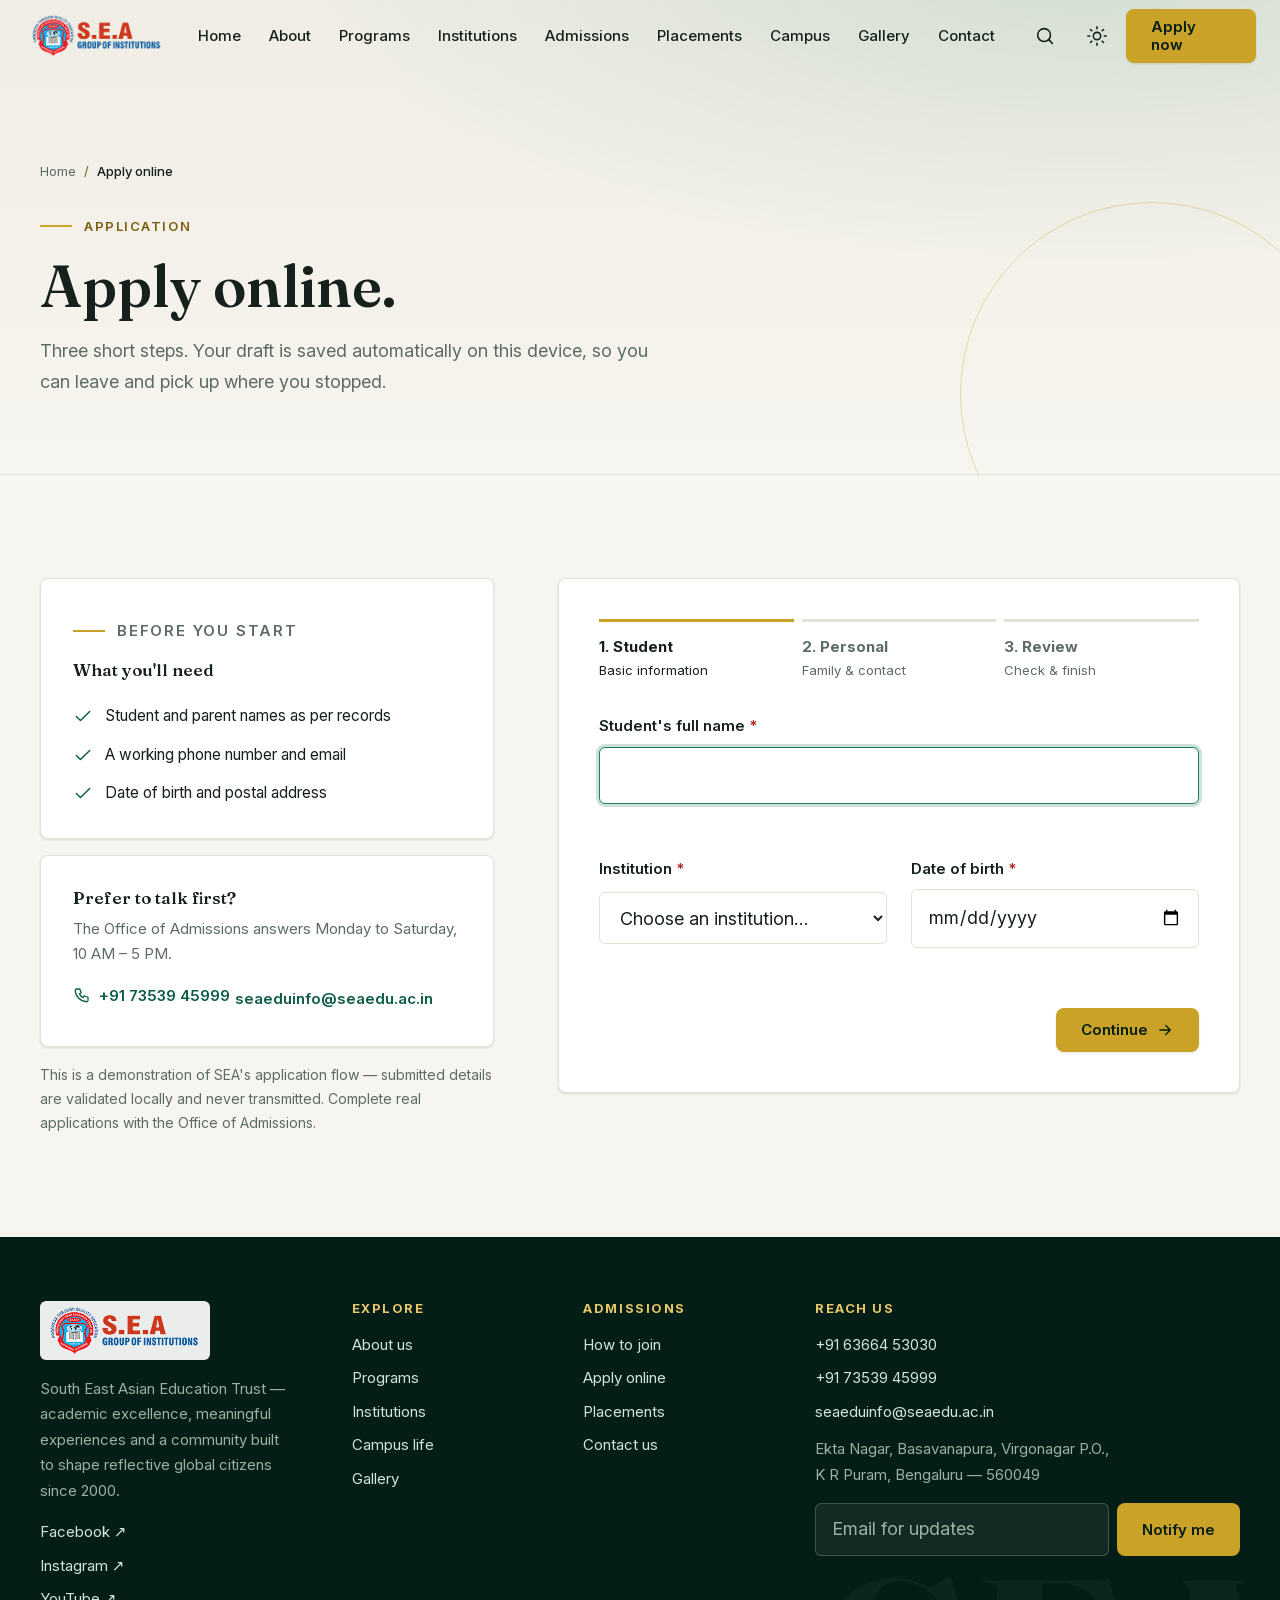
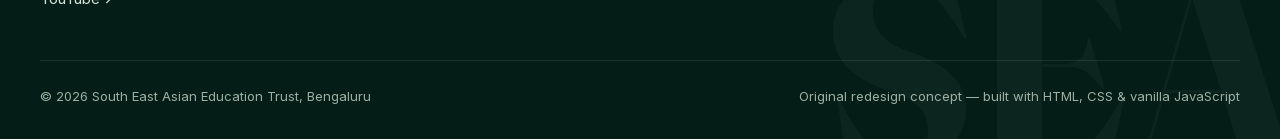
<file: apply.html>
<!DOCTYPE html>
<html lang="en">
<head>
  <meta charset="UTF-8">
  <meta name="viewport" content="width=device-width, initial-scale=1.0">
  <title>Apply Online | SEA Group of Institutions</title>
  <meta name="description" content="Start your SEA application online — a three-step form with automatic draft saving. Admissions open for 2026–27.">
  <meta property="og:title" content="Apply Online | SEA Group of Institutions">
  <meta property="og:description" content="Start your SEA application online — a three-step form with automatic draft saving. Admissions open for 2026–27.">
  <meta property="og:type" content="website">
  <meta property="og:image" content="assets/img/hero/campus-life.jpg">
  <meta name="theme-color" content="#0D5C46">
  <link rel="icon" type="image/png" href="assets/logo/favicon.png">
  <link rel="apple-touch-icon" href="assets/logo/favicon.png">
  <link rel="preload" href="assets/fonts/fraunces.woff2" as="font" type="font/woff2" crossorigin>
  <link rel="preload" href="assets/fonts/inter.woff2" as="font" type="font/woff2" crossorigin>
  <link rel="stylesheet" href="css/tokens.css">
  <link rel="stylesheet" href="css/base.css">
  <link rel="stylesheet" href="css/components.css">
  <link rel="stylesheet" href="css/animations.css">
  <link rel="stylesheet" href="css/pages.css">
  <script>
    /* Apply the saved theme before first paint — no flash of wrong theme. */
    (function () {
      try {
        var t = JSON.parse(localStorage.getItem('sea-theme'));
        document.documentElement.dataset.theme = t || 'light';
      } catch (e) { document.documentElement.dataset.theme = 'light'; }
    })();
  </script>
  <script type="module" src="js/main.js"></script>
</head>
<body>
  <a class="skip-link" href="#main">Skip to content</a>

  <div class="loader" aria-hidden="true">
    <div class="loader-crest"><img src="assets/logo/logo.png" alt="" width="284" height="89"></div>
    <div class="loader-line"></div>
  </div>

  <header class="site-header">
    <nav class="nav" aria-label="Primary">
      <a class="brand" href="index.html" aria-label="SEA Group of Institutions — home">
        <span class="brand-badge"><img src="assets/logo/logo.png" alt="SEA Group of Institutions crest" width="284" height="89"></span>
      </a>
      <div class="nav-links" id="nav-links">
        <a class="nav-link" href="index.html">Home</a>
        <a class="nav-link" href="about.html">About</a>
        <a class="nav-link" href="programs.html">Programs</a>
        <a class="nav-link" href="institutions.html">Institutions</a>
        <a class="nav-link" href="admissions.html">Admissions</a>
        <a class="nav-link" href="placements.html">Placements</a>
        <a class="nav-link" href="campus.html">Campus</a>
        <a class="nav-link" href="gallery.html">Gallery</a>
        <a class="nav-link" href="contact.html">Contact</a>
        <a class="btn btn-primary nav-apply" href="apply.html">Apply now</a>
      </div>
      <div class="nav-actions">
        <button class="icon-btn search-toggle" aria-label="Search the site (Ctrl+K)">
          <svg class="icon" viewBox="0 0 24 24" aria-hidden="true"><circle cx="11" cy="11" r="7"/><path d="m20 20-4-4"/></svg>
        </button>
        <button class="icon-btn theme-toggle" aria-label="Switch theme" aria-pressed="false">
          <svg class="icon icon-sun" viewBox="0 0 24 24" aria-hidden="true"><circle cx="12" cy="12" r="4"/><path d="M12 2v2m0 16v2M4.9 4.9l1.4 1.4m11.4 11.4 1.4 1.4M2 12h2m16 0h2M4.9 19.1l1.4-1.4M17.7 6.3l1.4-1.4"/></svg>
          <svg class="icon icon-moon" viewBox="0 0 24 24" aria-hidden="true"><path d="M21 12.8A9 9 0 1 1 11.2 3a7 7 0 0 0 9.8 9.8Z"/></svg>
        </button>
        <a class="btn btn-primary" href="apply.html">Apply now</a>
        <button class="icon-btn menu-toggle" aria-label="Open menu" aria-expanded="false" aria-controls="nav-links">
          <svg class="icon" viewBox="0 0 24 24" aria-hidden="true"><path d="M4 7h16M4 12h16M4 17h16"/></svg>
        </button>
      </div>
      <div class="scroll-progress" aria-hidden="true"></div>
    </nav>
  </header>

  <main id="main">

    <section class="page-hero">
      <div class="container">
        <nav class="breadcrumb" aria-label="Breadcrumb">
          <a href="index.html">Home</a><span class="sep" aria-hidden="true">/</span><span aria-current="page">Apply online</span>
        </nav>
        <p class="section-kicker">Application</p>
        <h1>Apply online.</h1>
        <p class="lede">Three short steps. Your draft is saved automatically on this device, so you can leave and pick up where you stopped.</p>
      </div>
    </section>

    <section class="section">
      <div class="container apply-layout">
        <aside class="apply-aside">
          <article class="card">
            <p class="section-kicker">Before you start</p>
            <h3 style="font-size:1.0625rem">What you'll need</h3>
            <ul class="feature-list">
              <li><svg class="icon" viewBox="0 0 24 24" aria-hidden="true"><path d="M4 12.5l5 5L20 6.5"/></svg>Student and parent names as per records</li>
              <li><svg class="icon" viewBox="0 0 24 24" aria-hidden="true"><path d="M4 12.5l5 5L20 6.5"/></svg>A working phone number and email</li>
              <li><svg class="icon" viewBox="0 0 24 24" aria-hidden="true"><path d="M4 12.5l5 5L20 6.5"/></svg>Date of birth and postal address</li>
            </ul>
          </article>
          <article class="card">
            <h3 style="font-size:1.0625rem">Prefer to talk first?</h3>
            <p>The Office of Admissions answers Monday to Saturday, 10 AM – 5 PM.</p>
            <a class="card-link" href="tel:+917353945999"><svg class="icon" viewBox="0 0 24 24" aria-hidden="true"><path d="M5 4h4l2 5-2.5 1.5a11 11 0 0 0 5 5L15 13l5 2v4a2 2 0 0 1-2 2A16 16 0 0 1 3 6a2 2 0 0 1 2-2"/></svg> +91 73539 45999</a>
            <a class="card-link" href="mailto:seaeduinfo@seaedu.ac.in">seaeduinfo@seaedu.ac.in</a>
          </article>
          <p class="small muted">This is a demonstration of SEA's application flow — submitted details are validated locally and never transmitted. Complete real applications with the Office of Admissions.</p>
        </aside>

        <div class="card" id="apply-wrapper" style="padding:2.5rem">
          <div class="draft-banner" id="draft-banner" hidden>
            <span>You have a saved draft on this device.</span>
            <span style="display:inline-flex;gap:.5rem">
              <button class="btn btn-outline" id="draft-restore" type="button" style="min-height:38px;padding-block:.375rem">Restore</button>
              <button class="btn btn-ghost" id="draft-discard" type="button" style="min-height:38px;padding-block:.375rem">Discard</button>
            </span>
          </div>

          <div class="stepper" aria-hidden="true">
            <div class="stepper-step active"><strong>1. Student</strong> Basic information</div>
            <div class="stepper-step"><strong>2. Personal</strong> Family &amp; contact</div>
            <div class="stepper-step"><strong>3. Review</strong> Check &amp; finish</div>
          </div>

          <form id="apply-form" novalidate>
            <section class="form-step active" aria-label="Step 1 of 3 — student information">
              <div class="form-grid">
                <div class="field full">
                  <label for="studentName">Student's full name <span class="req" aria-hidden="true">*</span></label>
                  <input id="studentName" name="studentName" type="text" required data-validate="name" autocomplete="name" maxlength="60">
                  <p class="error" aria-live="polite"></p>
                </div>
                <div class="field">
                  <label for="institution">Institution <span class="req" aria-hidden="true">*</span></label>
                  <select id="institution" name="institution" required>
                    <option value="">Choose an institution…</option>
                <option value="SEA College of Engineering and Technology">SEA College of Engineering and Technology</option>
                <option value="SEA College of Management Studies">SEA College of Management Studies</option>
                <option value="SEA College of Nursing">SEA College of Nursing</option>
                <option value="SEA College of Research & Development Center">SEA College of Research & Development Center</option>
                <option value="SEA College of Science Commerce & Arts">SEA College of Science Commerce & Arts</option>
                <option value="SEA B.Ed College">SEA B.Ed College</option>
                <option value="SEA College of Law">SEA College of Law</option>
                <option value="SEA Composite Pre-University College">SEA Composite Pre-University College</option>
                <option value="SEA Evening College">SEA Evening College</option>
                <option value="SEA International School">SEA International School</option>
                <option value="SEA Primary and Higher Secondary School">SEA Primary and Higher Secondary School</option>
                <option value="SEA Industrial Training Institute">SEA Industrial Training Institute</option>
                  </select>
                  <p class="error" aria-live="polite"></p>
                </div>
                <div class="field">
                  <label for="dob">Date of birth <span class="req" aria-hidden="true">*</span></label>
                  <input id="dob" name="dob" type="date" required data-validate="dob" autocomplete="bday">
                  <p class="error" aria-live="polite"></p>
                </div>
              </div>
              <div class="form-nav">
                <span></span>
                <button class="btn btn-primary" type="button" data-next>Continue <svg class="icon" viewBox="0 0 24 24" aria-hidden="true"><path d="M5 12h14M13 6l6 6-6 6"/></svg></button>
              </div>
            </section>

            <section class="form-step" aria-label="Step 2 of 3 — personal information">
              <div class="form-grid">
                <div class="field">
                  <label for="fatherName">Father's name</label>
                  <input id="fatherName" name="fatherName" type="text" data-validate="name" maxlength="60">
                  <p class="error" aria-live="polite"></p>
                </div>
                <div class="field">
                  <label for="motherName">Mother's name</label>
                  <input id="motherName" name="motherName" type="text" data-validate="name" maxlength="60">
                  <p class="error" aria-live="polite"></p>
                </div>
                <div class="field">
                  <label for="phone">Contact number <span class="req" aria-hidden="true">*</span></label>
                  <input id="phone" name="phone" type="tel" required data-validate="phone" autocomplete="tel" inputmode="tel" placeholder="+91">
                  <p class="error" aria-live="polite"></p>
                </div>
                <div class="field">
                  <label for="email">Email <span class="req" aria-hidden="true">*</span></label>
                  <input id="email" name="email" type="email" required data-validate="email" autocomplete="email">
                  <p class="error" aria-live="polite"></p>
                </div>
                <div class="field full">
                  <label for="address">Address <span class="req" aria-hidden="true">*</span></label>
                  <textarea id="address" name="address" required autocomplete="street-address" maxlength="300" rows="3"></textarea>
                  <p class="error" aria-live="polite"></p>
                </div>
              </div>
              <div class="form-nav">
                <button class="btn btn-outline" type="button" data-prev>Back</button>
                <button class="btn btn-primary" type="button" data-next>Review <svg class="icon" viewBox="0 0 24 24" aria-hidden="true"><path d="M5 12h14M13 6l6 6-6 6"/></svg></button>
              </div>
            </section>

            <section class="form-step" aria-label="Step 3 of 3 — review and finish">
              <p class="section-kicker">Almost there</p>
              <h3 style="margin-bottom:1.5rem">Check your details.</h3>
              <dl class="review-list" id="review-list"></dl>
              <p class="small muted" style="margin-top:1.5rem">By continuing you agree to SEA's terms &amp; conditions and privacy notice. This demonstration validates your details locally — nothing is transmitted.</p>
              <div class="form-nav">
                <button class="btn btn-outline" type="button" data-prev>Back</button>
                <button class="btn btn-primary" type="submit">Validate &amp; finish <svg class="icon" viewBox="0 0 24 24" aria-hidden="true"><path d="M5 12h14M13 6l6 6-6 6"/></svg></button>
              </div>
            </section>
          </form>
        </div>
      </div>
    </section>

  </main>

  <footer class="site-footer">
    <span class="footer-watermark" aria-hidden="true" data-text="SEA"></span>
    <div class="container">
      <div class="footer-grid">
        <div>
          <span class="footer-brand-badge"><img src="assets/logo/logo.png" alt="SEA Group of Institutions crest" width="284" height="89"></span>
          <p>South East Asian Education Trust — academic excellence, meaningful experiences and a community built to shape reflective global citizens since 2000.</p>
          <div class="footer-links" style="margin-top:1rem">
            <a href="https://www.facebook.com/share/1C2GkDRqiD/" target="_blank" rel="noopener">Facebook ↗</a>
            <a href="https://www.instagram.com/sea_group_of_institutions/" target="_blank" rel="noopener">Instagram ↗</a>
            <a href="https://youtube.com/@seaedu2023" target="_blank" rel="noopener">YouTube ↗</a>
          </div>
        </div>
        <nav aria-label="Explore">
          <h3>Explore</h3>
          <div class="footer-links">
            <a href="about.html">About us</a>
            <a href="programs.html">Programs</a>
            <a href="institutions.html">Institutions</a>
            <a href="campus.html">Campus life</a>
            <a href="gallery.html">Gallery</a>
          </div>
        </nav>
        <nav aria-label="Admissions">
          <h3>Admissions</h3>
          <div class="footer-links">
            <a href="admissions.html">How to join</a>
            <a href="apply.html">Apply online</a>
            <a href="placements.html">Placements</a>
            <a href="contact.html">Contact us</a>
          </div>
        </nav>
        <div>
          <h3>Reach us</h3>
          <div class="footer-links">
            <a href="tel:+916366453030">+91 63664 53030</a>
            <a href="tel:+917353945999">+91 73539 45999</a>
            <a href="mailto:seaeduinfo@seaedu.ac.in">seaeduinfo@seaedu.ac.in</a>
          </div>
          <p style="margin-top:.75rem">Ekta Nagar, Basavanapura, Virgonagar P.O.,<br>K R Puram, Bengaluru — 560049</p>
          <div class="newsletter">
            <input type="email" placeholder="Email for updates" aria-label="Email address for updates" autocomplete="email">
            <button class="btn btn-primary" type="button">Notify me</button>
          </div>
          <p class="error" aria-live="polite"></p>
        </div>
      </div>
      <div class="footer-bottom">
        <span>© 2026 South East Asian Education Trust, Bengaluru</span>
        <span>Original redesign concept — built with HTML, CSS &amp; vanilla JavaScript</span>
      </div>
    </div>
  </footer>

  <div class="palette" role="dialog" aria-modal="true" aria-label="Site search">
    <div class="palette-box">
      <div class="palette-input-row">
        <svg class="icon" viewBox="0 0 24 24" aria-hidden="true"><circle cx="11" cy="11" r="7"/><path d="m20 20-4-4"/></svg>
        <input class="palette-input" type="search" placeholder="Search pages, programs, institutions…" aria-label="Search the site" autocomplete="off">
        <kbd>Esc</kbd>
      </div>
      <div class="palette-results"></div>
    </div>
  </div>

  <button class="back-to-top" aria-label="Back to top">
    <svg class="icon" viewBox="0 0 24 24" aria-hidden="true"><path d="M12 19V5m0 0-6 6m6-6 6 6"/></svg>
  </button>
</body>
</html>
</file>
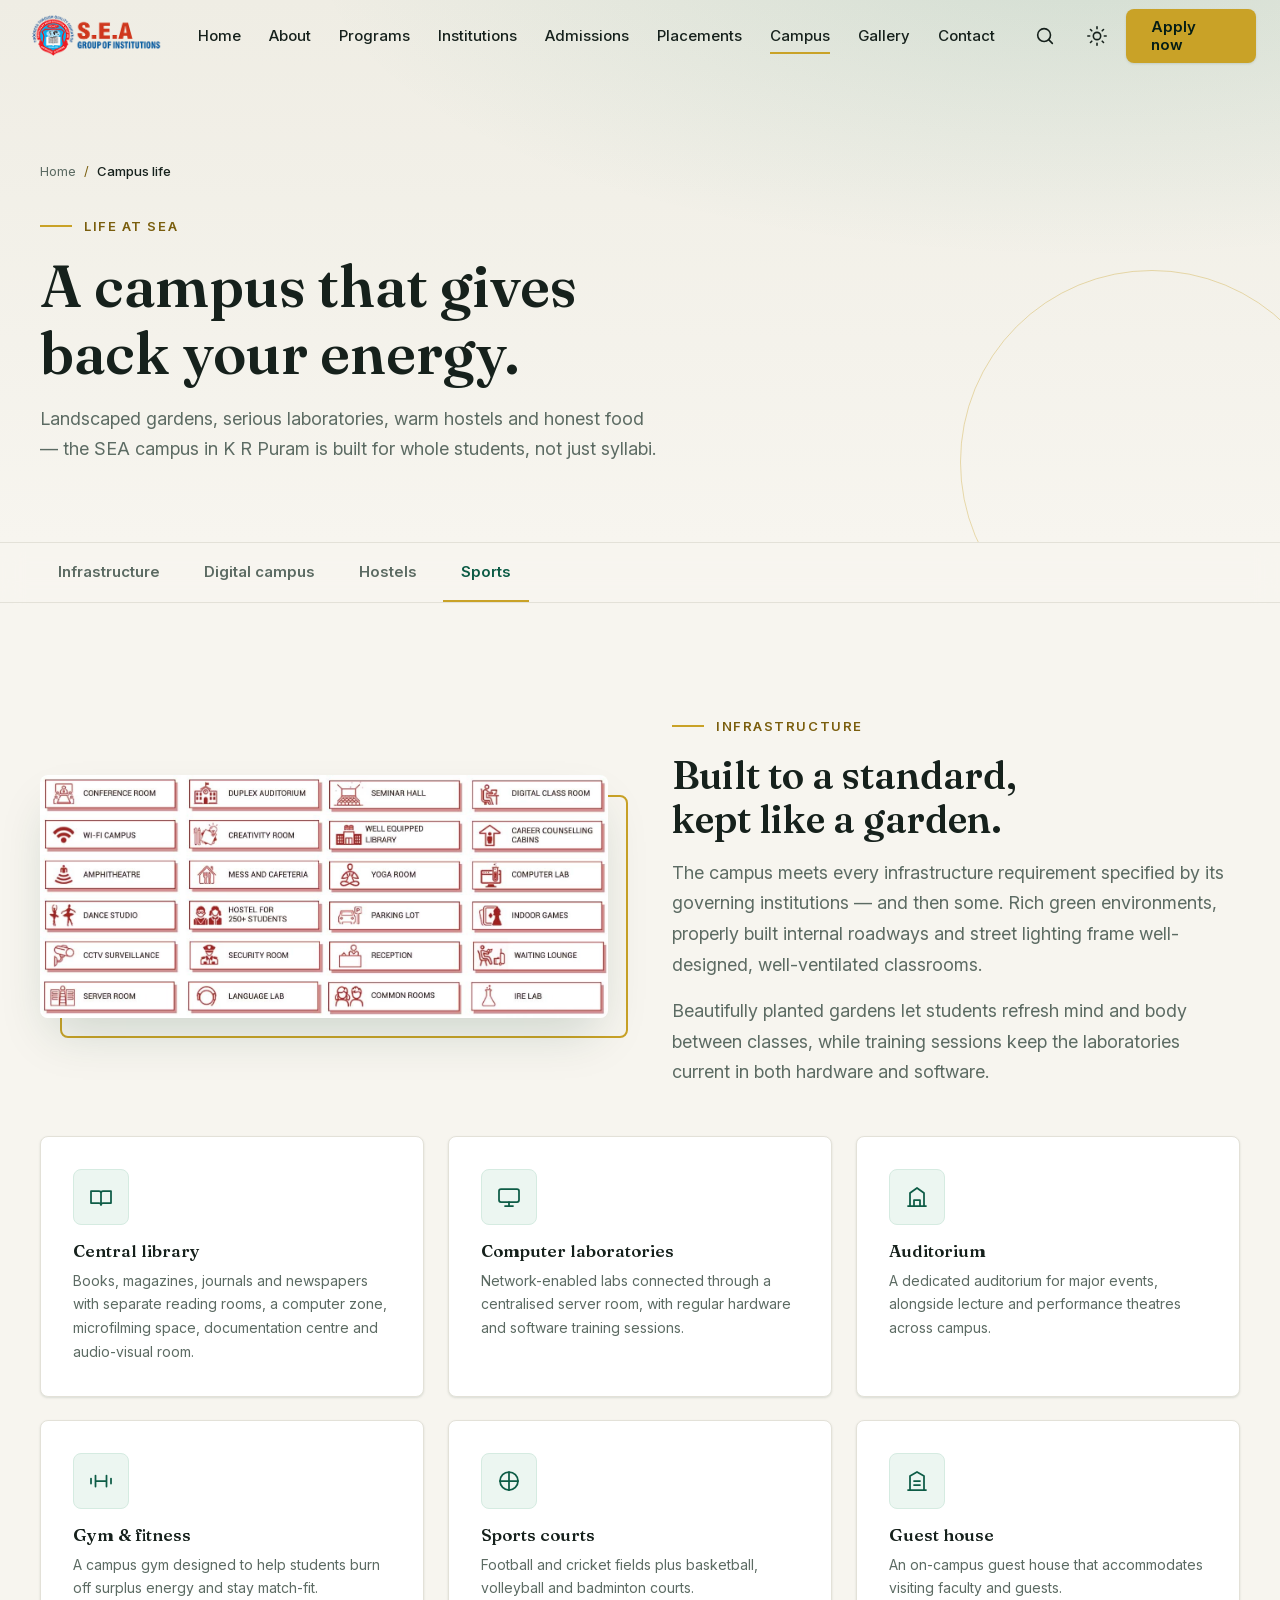
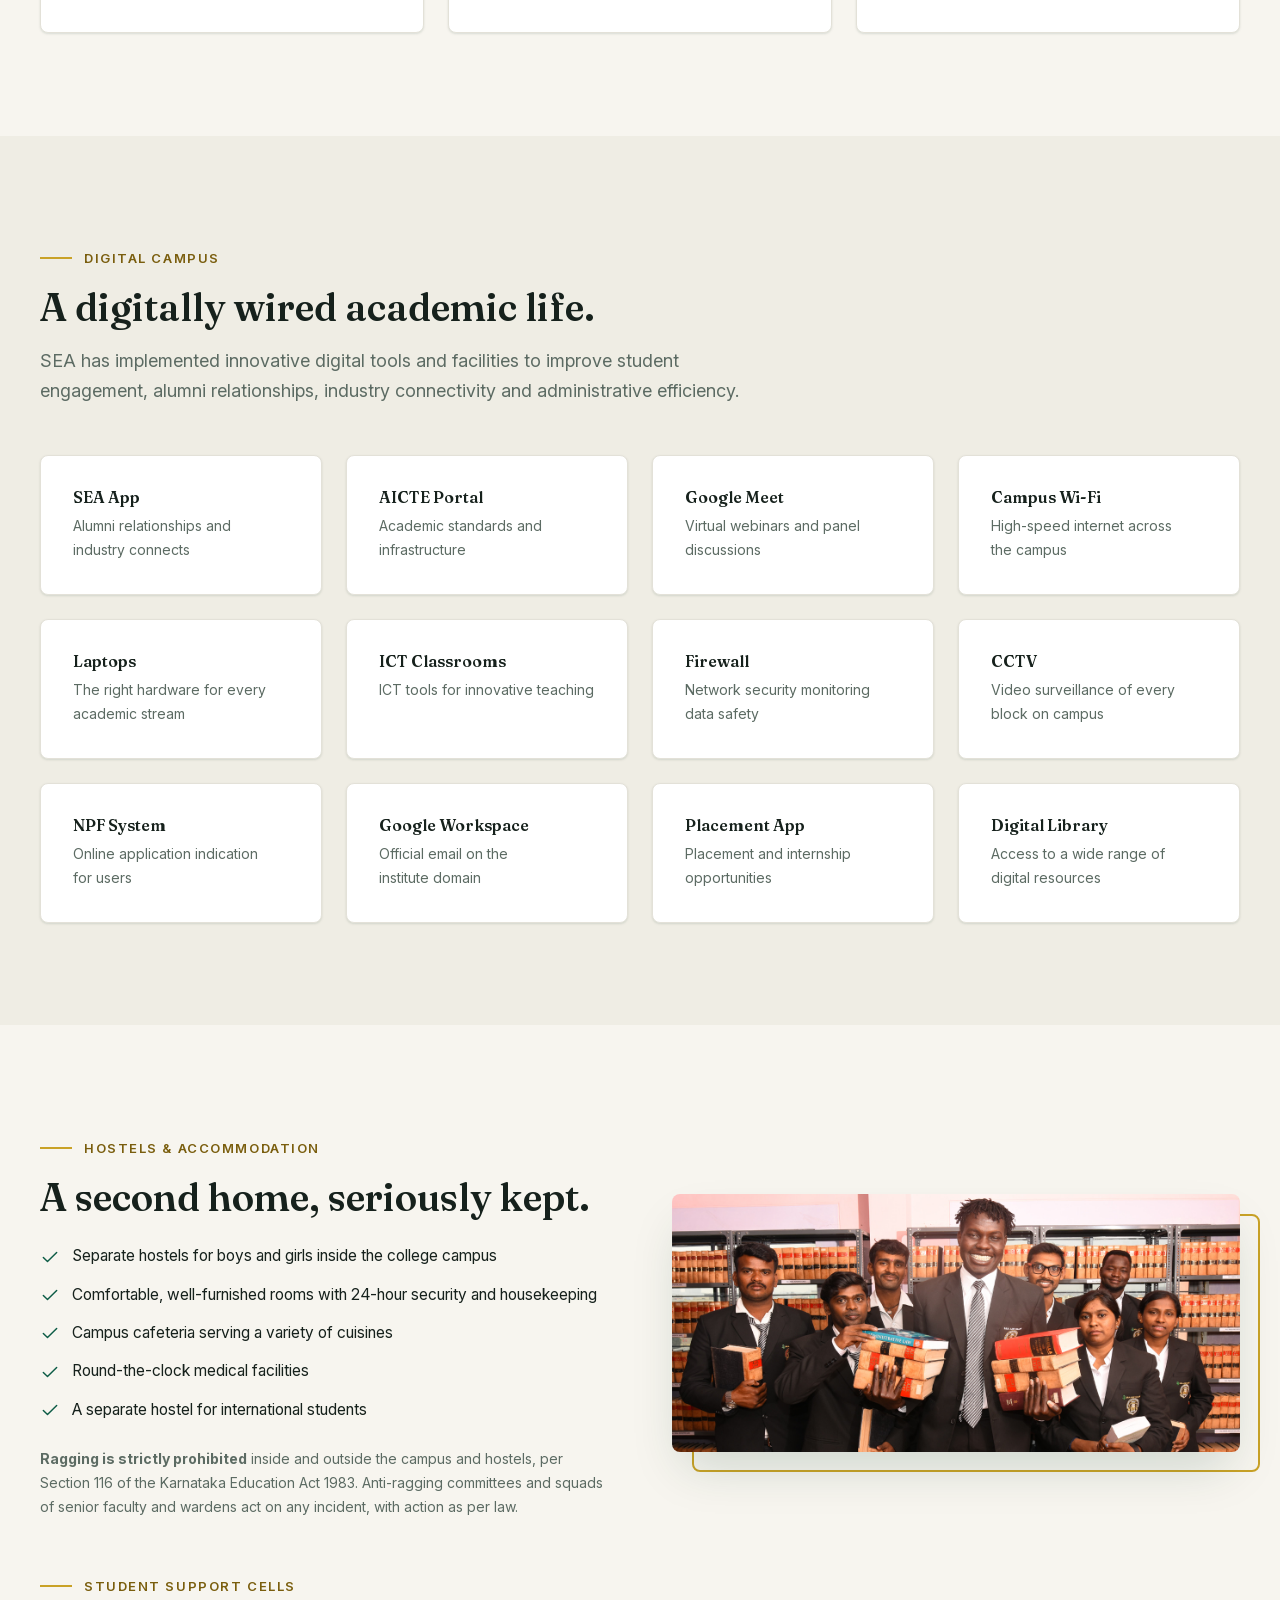
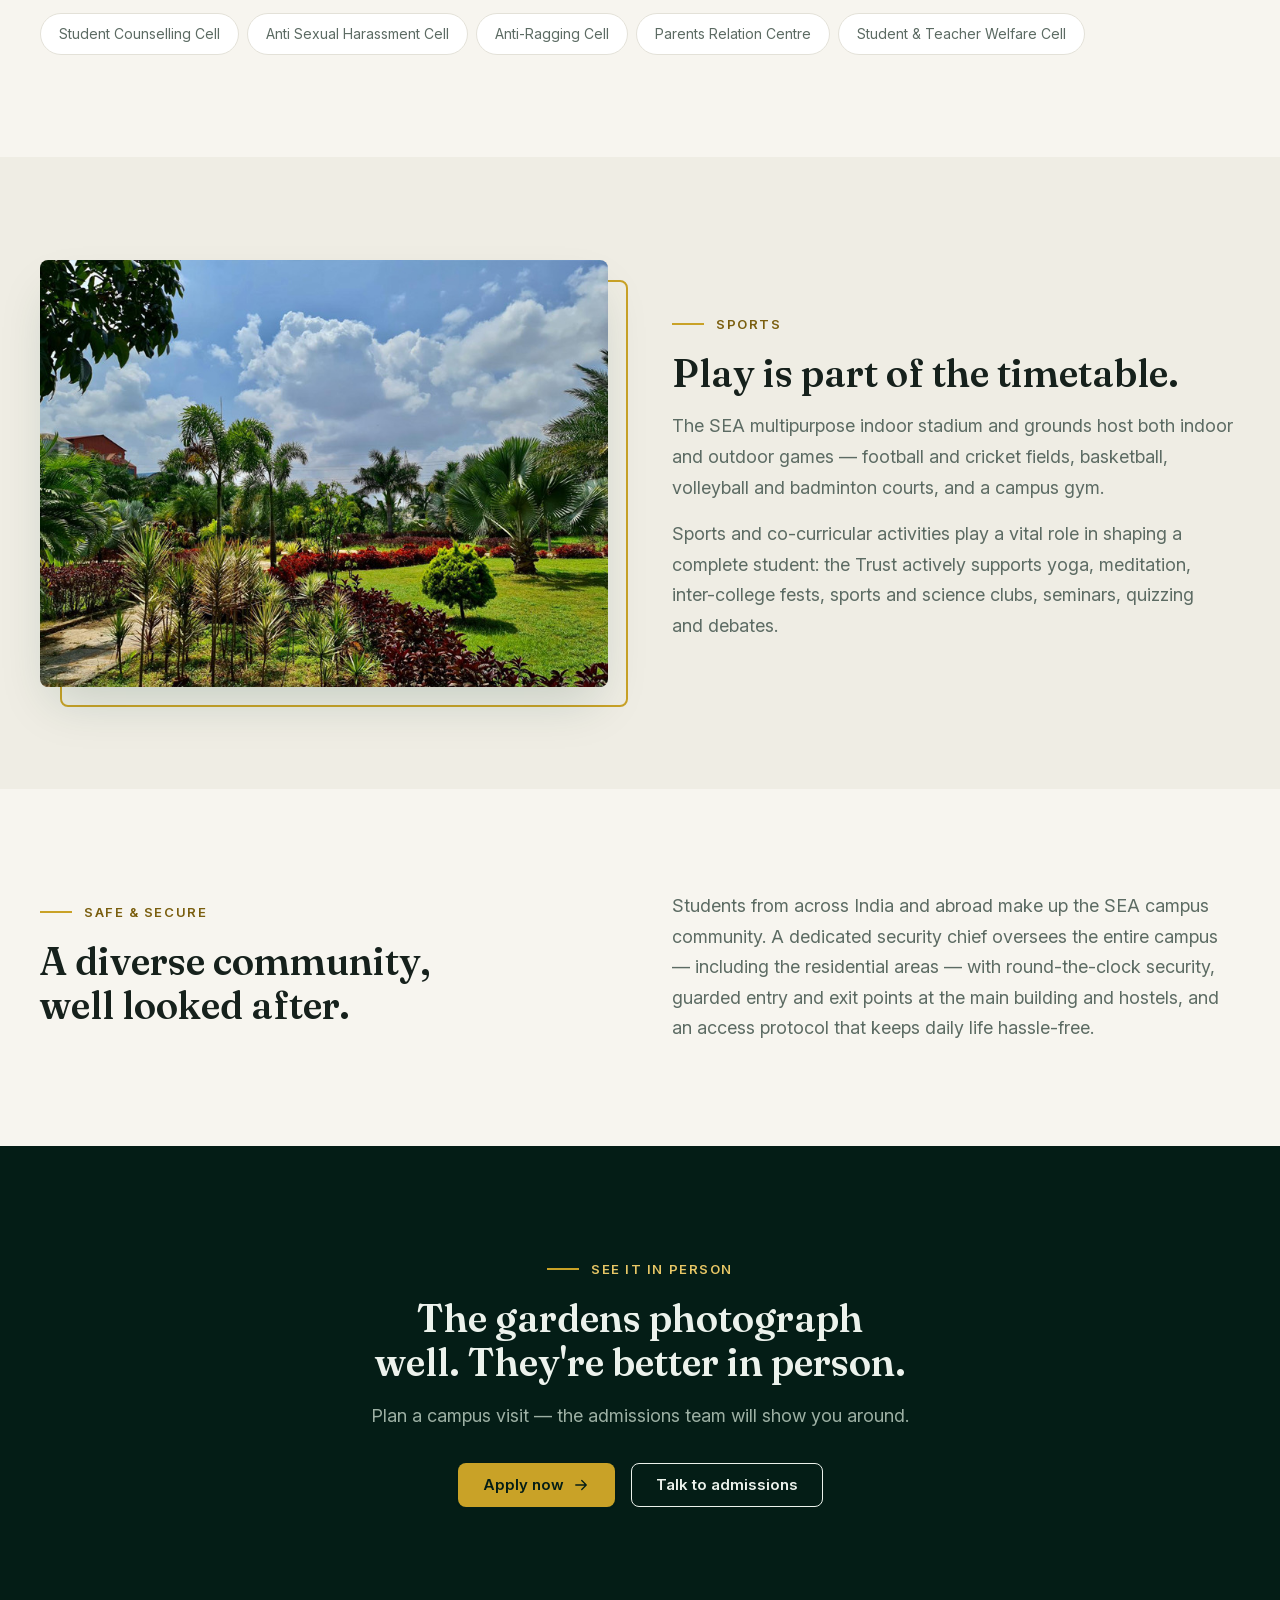
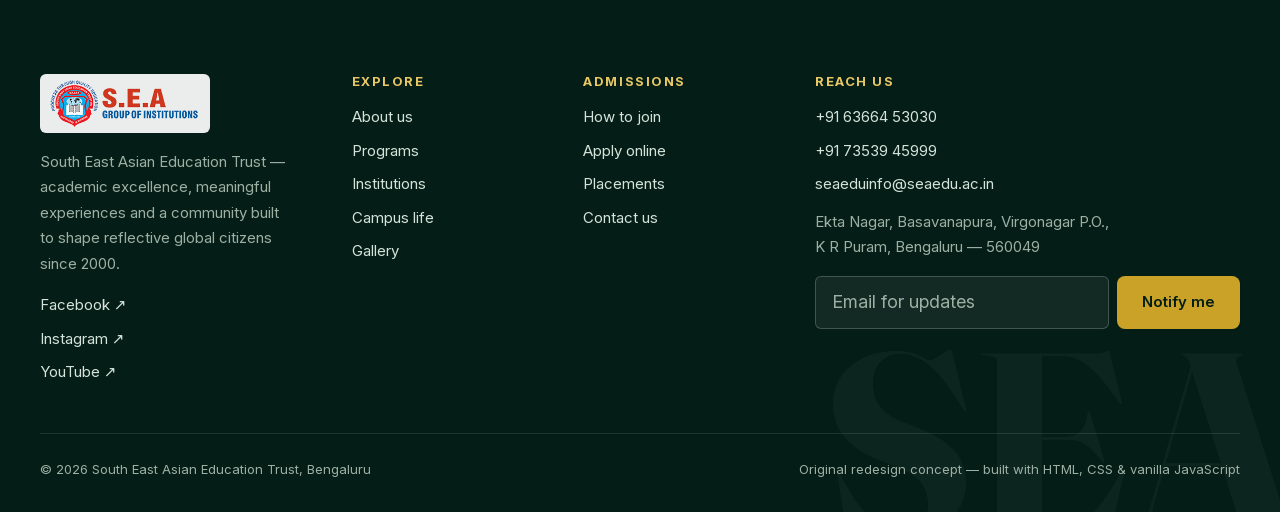
<file: campus.html>
<!DOCTYPE html>
<html lang="en">
<head>
  <meta charset="UTF-8">
  <meta name="viewport" content="width=device-width, initial-scale=1.0">
  <title>Campus Life | SEA Group of Institutions</title>
  <meta name="description" content="Life on the SEA campus — infrastructure, digital facilities, hostels with 24-hour security, sports grounds and a culture of happiness.">
  <meta property="og:title" content="Campus Life | SEA Group of Institutions">
  <meta property="og:description" content="Life on the SEA campus — infrastructure, digital facilities, hostels with 24-hour security, sports grounds and a culture of happiness.">
  <meta property="og:type" content="website">
  <meta property="og:image" content="assets/img/hero/campus-life.jpg">
  <meta name="theme-color" content="#0D5C46">
  <link rel="icon" type="image/png" href="assets/logo/favicon.png">
  <link rel="apple-touch-icon" href="assets/logo/favicon.png">
  <link rel="preload" href="assets/fonts/fraunces.woff2" as="font" type="font/woff2" crossorigin>
  <link rel="preload" href="assets/fonts/inter.woff2" as="font" type="font/woff2" crossorigin>
  <link rel="stylesheet" href="css/tokens.css">
  <link rel="stylesheet" href="css/base.css">
  <link rel="stylesheet" href="css/components.css">
  <link rel="stylesheet" href="css/animations.css">
  <link rel="stylesheet" href="css/pages.css">
  <script>
    /* Apply the saved theme before first paint — no flash of wrong theme. */
    (function () {
      try {
        var t = JSON.parse(localStorage.getItem('sea-theme'));
        document.documentElement.dataset.theme = t || 'light';
      } catch (e) { document.documentElement.dataset.theme = 'light'; }
    })();
  </script>
  <script type="module" src="js/main.js"></script>
</head>
<body>
  <a class="skip-link" href="#main">Skip to content</a>

  <div class="loader" aria-hidden="true">
    <div class="loader-crest"><img src="assets/logo/logo.png" alt="" width="284" height="89"></div>
    <div class="loader-line"></div>
  </div>

  <header class="site-header">
    <nav class="nav" aria-label="Primary">
      <a class="brand" href="index.html" aria-label="SEA Group of Institutions — home">
        <span class="brand-badge"><img src="assets/logo/logo.png" alt="SEA Group of Institutions crest" width="284" height="89"></span>
      </a>
      <div class="nav-links" id="nav-links">
        <a class="nav-link" href="index.html">Home</a>
        <a class="nav-link" href="about.html">About</a>
        <a class="nav-link" href="programs.html">Programs</a>
        <a class="nav-link" href="institutions.html">Institutions</a>
        <a class="nav-link" href="admissions.html">Admissions</a>
        <a class="nav-link" href="placements.html">Placements</a>
        <a class="nav-link" href="campus.html" aria-current="page">Campus</a>
        <a class="nav-link" href="gallery.html">Gallery</a>
        <a class="nav-link" href="contact.html">Contact</a>
        <a class="btn btn-primary nav-apply" href="apply.html">Apply now</a>
      </div>
      <div class="nav-actions">
        <button class="icon-btn search-toggle" aria-label="Search the site (Ctrl+K)">
          <svg class="icon" viewBox="0 0 24 24" aria-hidden="true"><circle cx="11" cy="11" r="7"/><path d="m20 20-4-4"/></svg>
        </button>
        <button class="icon-btn theme-toggle" aria-label="Switch theme" aria-pressed="false">
          <svg class="icon icon-sun" viewBox="0 0 24 24" aria-hidden="true"><circle cx="12" cy="12" r="4"/><path d="M12 2v2m0 16v2M4.9 4.9l1.4 1.4m11.4 11.4 1.4 1.4M2 12h2m16 0h2M4.9 19.1l1.4-1.4M17.7 6.3l1.4-1.4"/></svg>
          <svg class="icon icon-moon" viewBox="0 0 24 24" aria-hidden="true"><path d="M21 12.8A9 9 0 1 1 11.2 3a7 7 0 0 0 9.8 9.8Z"/></svg>
        </button>
        <a class="btn btn-primary" href="apply.html">Apply now</a>
        <button class="icon-btn menu-toggle" aria-label="Open menu" aria-expanded="false" aria-controls="nav-links">
          <svg class="icon" viewBox="0 0 24 24" aria-hidden="true"><path d="M4 7h16M4 12h16M4 17h16"/></svg>
        </button>
      </div>
      <div class="scroll-progress" aria-hidden="true"></div>
    </nav>
  </header>

  <main id="main">

    <section class="page-hero">
      <div class="container">
        <nav class="breadcrumb" aria-label="Breadcrumb">
          <a href="index.html">Home</a><span class="sep" aria-hidden="true">/</span><span aria-current="page">Campus life</span>
        </nav>
        <p class="section-kicker">Life at SEA</p>
        <h1>A campus that gives back your energy.</h1>
        <p class="lede">Landscaped gardens, serious laboratories, warm hostels and honest food — the SEA campus in K R Puram is built for whole students, not just syllabi.</p>
      </div>
    </section>

    <!-- Sticky section nav -->
    <div class="section-nav" aria-label="Campus sections">
      <div class="container">
        <a href="#infrastructure" class="active">Infrastructure</a>
        <a href="#digital">Digital campus</a>
        <a href="#hostels">Hostels</a>
        <a href="#sports">Sports</a>
      </div>
    </div>

    <!-- Infrastructure -->
    <section class="section" id="infrastructure">
      <div class="container split">
        <div class="image-frame reveal-left">
          <img src="assets/img/campus/campus-infrastructurr.jpeg" alt="SEA campus buildings with landscaped internal roads" width="1363" height="583" loading="lazy">
        </div>
        <div class="reveal-right">
          <p class="section-kicker">Infrastructure</p>
          <h2>Built to a standard, kept like a garden.</h2>
          <div class="body-text">
            <p>The campus meets every infrastructure requirement specified by its governing institutions — and then some. Rich green environments, properly built internal roadways and street lighting frame well-designed, well-ventilated classrooms.</p>
            <p>Beautifully planted gardens let students refresh mind and body between classes, while training sessions keep the laboratories current in both hardware and software.</p>
          </div>
        </div>
      </div>
      <div class="container" style="margin-top:3rem">
        <div class="grid grid-3" data-stagger="70">
          <article class="card facility-card reveal">
            <span class="icon-medallion" aria-hidden="true"><svg class="icon" viewBox="0 0 24 24"><path d="M2 6h8a2 2 0 0 1 2 2v12a2 2 0 0 0-2-2H2ZM22 6h-8a2 2 0 0 0-2 2v12a2 2 0 0 1 2-2h8Z"/></svg></span>
            <h3>Central library</h3>
            <p>Books, magazines, journals and newspapers with separate reading rooms, a computer zone, microfilming space, documentation centre and audio-visual room.</p>
          </article>

          <article class="card facility-card reveal">
            <span class="icon-medallion" aria-hidden="true"><svg class="icon" viewBox="0 0 24 24"><rect x="2" y="4" width="20" height="13" rx="2"/><path d="M8 21h8m-4-4v4"/></svg></span>
            <h3>Computer laboratories</h3>
            <p>Network-enabled labs connected through a centralised server room, with regular hardware and software training sessions.</p>
          </article>

          <article class="card facility-card reveal">
            <span class="icon-medallion" aria-hidden="true"><svg class="icon" viewBox="0 0 24 24"><path d="M3 21h18M5 21V8l7-5 7 5v13"/><path d="M9 21v-6h6v6"/></svg></span>
            <h3>Auditorium</h3>
            <p>A dedicated auditorium for major events, alongside lecture and performance theatres across campus.</p>
          </article>

          <article class="card facility-card reveal">
            <span class="icon-medallion" aria-hidden="true"><svg class="icon" viewBox="0 0 24 24"><path d="M6.5 6.5v11m11-11v11M2 9.5v5m20-5v5M6.5 12h11"/></svg></span>
            <h3>Gym & fitness</h3>
            <p>A campus gym designed to help students burn off surplus energy and stay match-fit.</p>
          </article>

          <article class="card facility-card reveal">
            <span class="icon-medallion" aria-hidden="true"><svg class="icon" viewBox="0 0 24 24"><circle cx="12" cy="12" r="9"/><path d="M12 3v18M3 12h18"/></svg></span>
            <h3>Sports courts</h3>
            <p>Football and cricket fields plus basketball, volleyball and badminton courts.</p>
          </article>

          <article class="card facility-card reveal">
            <span class="icon-medallion" aria-hidden="true"><svg class="icon" viewBox="0 0 24 24"><path d="M3 21h18M5 21V7l7-4 7 4v14M9 12h6M9 16h6"/></svg></span>
            <h3>Guest house</h3>
            <p>An on-campus guest house that accommodates visiting faculty and guests.</p>
          </article>
        </div>
      </div>
    </section>

    <!-- Digital -->
    <section class="section section-alt" id="digital">
      <div class="container">
        <div class="section-head">
          <p class="section-kicker">Digital campus</p>
          <h2>A digitally wired academic life.</h2>
          <p class="lede">SEA has implemented innovative digital tools and facilities to improve student engagement, alumni relationships, industry connectivity and administrative efficiency.</p>
        </div>
        <div class="grid grid-4" data-stagger="50">
          <article class="card facility-card reveal">
            <h3 style="font-size:1rem">SEA App</h3>
            <p>Alumni relationships and industry connects</p>
          </article>

          <article class="card facility-card reveal">
            <h3 style="font-size:1rem">AICTE Portal</h3>
            <p>Academic standards and infrastructure</p>
          </article>

          <article class="card facility-card reveal">
            <h3 style="font-size:1rem">Google Meet</h3>
            <p>Virtual webinars and panel discussions</p>
          </article>

          <article class="card facility-card reveal">
            <h3 style="font-size:1rem">Campus Wi-Fi</h3>
            <p>High-speed internet across the campus</p>
          </article>

          <article class="card facility-card reveal">
            <h3 style="font-size:1rem">Laptops</h3>
            <p>The right hardware for every academic stream</p>
          </article>

          <article class="card facility-card reveal">
            <h3 style="font-size:1rem">ICT Classrooms</h3>
            <p>ICT tools for innovative teaching</p>
          </article>

          <article class="card facility-card reveal">
            <h3 style="font-size:1rem">Firewall</h3>
            <p>Network security monitoring data safety</p>
          </article>

          <article class="card facility-card reveal">
            <h3 style="font-size:1rem">CCTV</h3>
            <p>Video surveillance of every block on campus</p>
          </article>

          <article class="card facility-card reveal">
            <h3 style="font-size:1rem">NPF System</h3>
            <p>Online application indication for users</p>
          </article>

          <article class="card facility-card reveal">
            <h3 style="font-size:1rem">Google Workspace</h3>
            <p>Official email on the institute domain</p>
          </article>

          <article class="card facility-card reveal">
            <h3 style="font-size:1rem">Placement App</h3>
            <p>Placement and internship opportunities</p>
          </article>

          <article class="card facility-card reveal">
            <h3 style="font-size:1rem">Digital Library</h3>
            <p>Access to a wide range of digital resources</p>
          </article>
        </div>
      </div>
    </section>

    <!-- Hostels -->
    <section class="section" id="hostels">
      <div class="container split">
        <div class="reveal-left">
          <p class="section-kicker">Hostels &amp; accommodation</p>
          <h2>A second home, seriously kept.</h2>
          <ul class="feature-list">
              <li><svg class="icon" viewBox="0 0 24 24" aria-hidden="true"><path d="M4 12.5l5 5L20 6.5"/></svg>Separate hostels for boys and girls inside the college campus</li>
              <li><svg class="icon" viewBox="0 0 24 24" aria-hidden="true"><path d="M4 12.5l5 5L20 6.5"/></svg>Comfortable, well-furnished rooms with 24-hour security and housekeeping</li>
              <li><svg class="icon" viewBox="0 0 24 24" aria-hidden="true"><path d="M4 12.5l5 5L20 6.5"/></svg>Campus cafeteria serving a variety of cuisines</li>
              <li><svg class="icon" viewBox="0 0 24 24" aria-hidden="true"><path d="M4 12.5l5 5L20 6.5"/></svg>Round-the-clock medical facilities</li>
              <li><svg class="icon" viewBox="0 0 24 24" aria-hidden="true"><path d="M4 12.5l5 5L20 6.5"/></svg>A separate hostel for international students</li>
          </ul>
          <p class="small muted" style="margin-top:1.5rem"><strong>Ragging is strictly prohibited</strong> inside and outside the campus and hostels, per Section 116 of the Karnataka Education Act 1983. Anti-ragging committees and squads of senior faculty and wardens act on any incident, with action as per law.</p>
        </div>
        <div class="image-frame reveal-right">
          <img src="assets/img/campus/campus-information-img.jpg" alt="Students on the SEA campus grounds" width="1320" height="600" loading="lazy">
        </div>
      </div>
      <div class="container" style="margin-top:3rem">
        <p class="section-kicker">Student support cells</p>
        <div class="value-added-cloud reveal">
          <span>Student Counselling Cell</span>
          <span>Anti Sexual Harassment Cell</span>
          <span>Anti-Ragging Cell</span>
          <span>Parents Relation Centre</span>
          <span>Student & Teacher Welfare Cell</span>
        </div>
      </div>
    </section>

    <!-- Sports -->
    <section class="section section-alt" id="sports">
      <div class="container split">
        <div class="image-frame reveal-left">
          <img src="assets/img/campus/campus-img.jpg" alt="Open sports grounds at the SEA campus" width="735" height="552" loading="lazy">
        </div>
        <div class="reveal-right">
          <p class="section-kicker">Sports</p>
          <h2>Play is part of the timetable.</h2>
          <div class="body-text">
            <p>The SEA multipurpose indoor stadium and grounds host both indoor and outdoor games — football and cricket fields, basketball, volleyball and badminton courts, and a campus gym.</p>
            <p>Sports and co-curricular activities play a vital role in shaping a complete student: the Trust actively supports yoga, meditation, inter-college fests, sports and science clubs, seminars, quizzing and debates.</p>
          </div>
        </div>
      </div>
    </section>

    <!-- Safety note -->
    <section class="section">
      <div class="container split">
        <div class="reveal-left">
          <p class="section-kicker">Safe &amp; secure</p>
          <h2>A diverse community, well looked after.</h2>
        </div>
        <div class="reveal-right body-text">
          <p>Students from across India and abroad make up the SEA campus community. A dedicated security chief oversees the entire campus — including the residential areas — with round-the-clock security, guarded entry and exit points at the main building and hostels, and an access protocol that keeps daily life hassle-free.</p>
        </div>
      </div>
    </section>

    <section class="section dark-band cta-band">
      <div class="container">
        <p class="section-kicker" style="justify-content:center">See it in person</p>
        <h2>The gardens photograph well. They're better in person.</h2>
        <p class="lede">Plan a campus visit — the admissions team will show you around.</p>
        <div class="hero-actions">
          <a class="btn btn-primary" href="apply.html">Apply now <svg class="icon" viewBox="0 0 24 24" aria-hidden="true"><path d="M5 12h14M13 6l6 6-6 6"/></svg></a>
          <a class="btn btn-outline" href="contact.html">Talk to admissions</a>
        </div>
      </div>
    </section>

  </main>

  <footer class="site-footer">
    <span class="footer-watermark" aria-hidden="true" data-text="SEA"></span>
    <div class="container">
      <div class="footer-grid">
        <div>
          <span class="footer-brand-badge"><img src="assets/logo/logo.png" alt="SEA Group of Institutions crest" width="284" height="89"></span>
          <p>South East Asian Education Trust — academic excellence, meaningful experiences and a community built to shape reflective global citizens since 2000.</p>
          <div class="footer-links" style="margin-top:1rem">
            <a href="https://www.facebook.com/share/1C2GkDRqiD/" target="_blank" rel="noopener">Facebook ↗</a>
            <a href="https://www.instagram.com/sea_group_of_institutions/" target="_blank" rel="noopener">Instagram ↗</a>
            <a href="https://youtube.com/@seaedu2023" target="_blank" rel="noopener">YouTube ↗</a>
          </div>
        </div>
        <nav aria-label="Explore">
          <h3>Explore</h3>
          <div class="footer-links">
            <a href="about.html">About us</a>
            <a href="programs.html">Programs</a>
            <a href="institutions.html">Institutions</a>
            <a href="campus.html">Campus life</a>
            <a href="gallery.html">Gallery</a>
          </div>
        </nav>
        <nav aria-label="Admissions">
          <h3>Admissions</h3>
          <div class="footer-links">
            <a href="admissions.html">How to join</a>
            <a href="apply.html">Apply online</a>
            <a href="placements.html">Placements</a>
            <a href="contact.html">Contact us</a>
          </div>
        </nav>
        <div>
          <h3>Reach us</h3>
          <div class="footer-links">
            <a href="tel:+916366453030">+91 63664 53030</a>
            <a href="tel:+917353945999">+91 73539 45999</a>
            <a href="mailto:seaeduinfo@seaedu.ac.in">seaeduinfo@seaedu.ac.in</a>
          </div>
          <p style="margin-top:.75rem">Ekta Nagar, Basavanapura, Virgonagar P.O.,<br>K R Puram, Bengaluru — 560049</p>
          <div class="newsletter">
            <input type="email" placeholder="Email for updates" aria-label="Email address for updates" autocomplete="email">
            <button class="btn btn-primary" type="button">Notify me</button>
          </div>
          <p class="error" aria-live="polite"></p>
        </div>
      </div>
      <div class="footer-bottom">
        <span>© 2026 South East Asian Education Trust, Bengaluru</span>
        <span>Original redesign concept — built with HTML, CSS &amp; vanilla JavaScript</span>
      </div>
    </div>
  </footer>

  <div class="palette" role="dialog" aria-modal="true" aria-label="Site search">
    <div class="palette-box">
      <div class="palette-input-row">
        <svg class="icon" viewBox="0 0 24 24" aria-hidden="true"><circle cx="11" cy="11" r="7"/><path d="m20 20-4-4"/></svg>
        <input class="palette-input" type="search" placeholder="Search pages, programs, institutions…" aria-label="Search the site" autocomplete="off">
        <kbd>Esc</kbd>
      </div>
      <div class="palette-results"></div>
    </div>
  </div>

  <button class="back-to-top" aria-label="Back to top">
    <svg class="icon" viewBox="0 0 24 24" aria-hidden="true"><path d="M12 19V5m0 0-6 6m6-6 6 6"/></svg>
  </button>
</body>
</html>
</file>
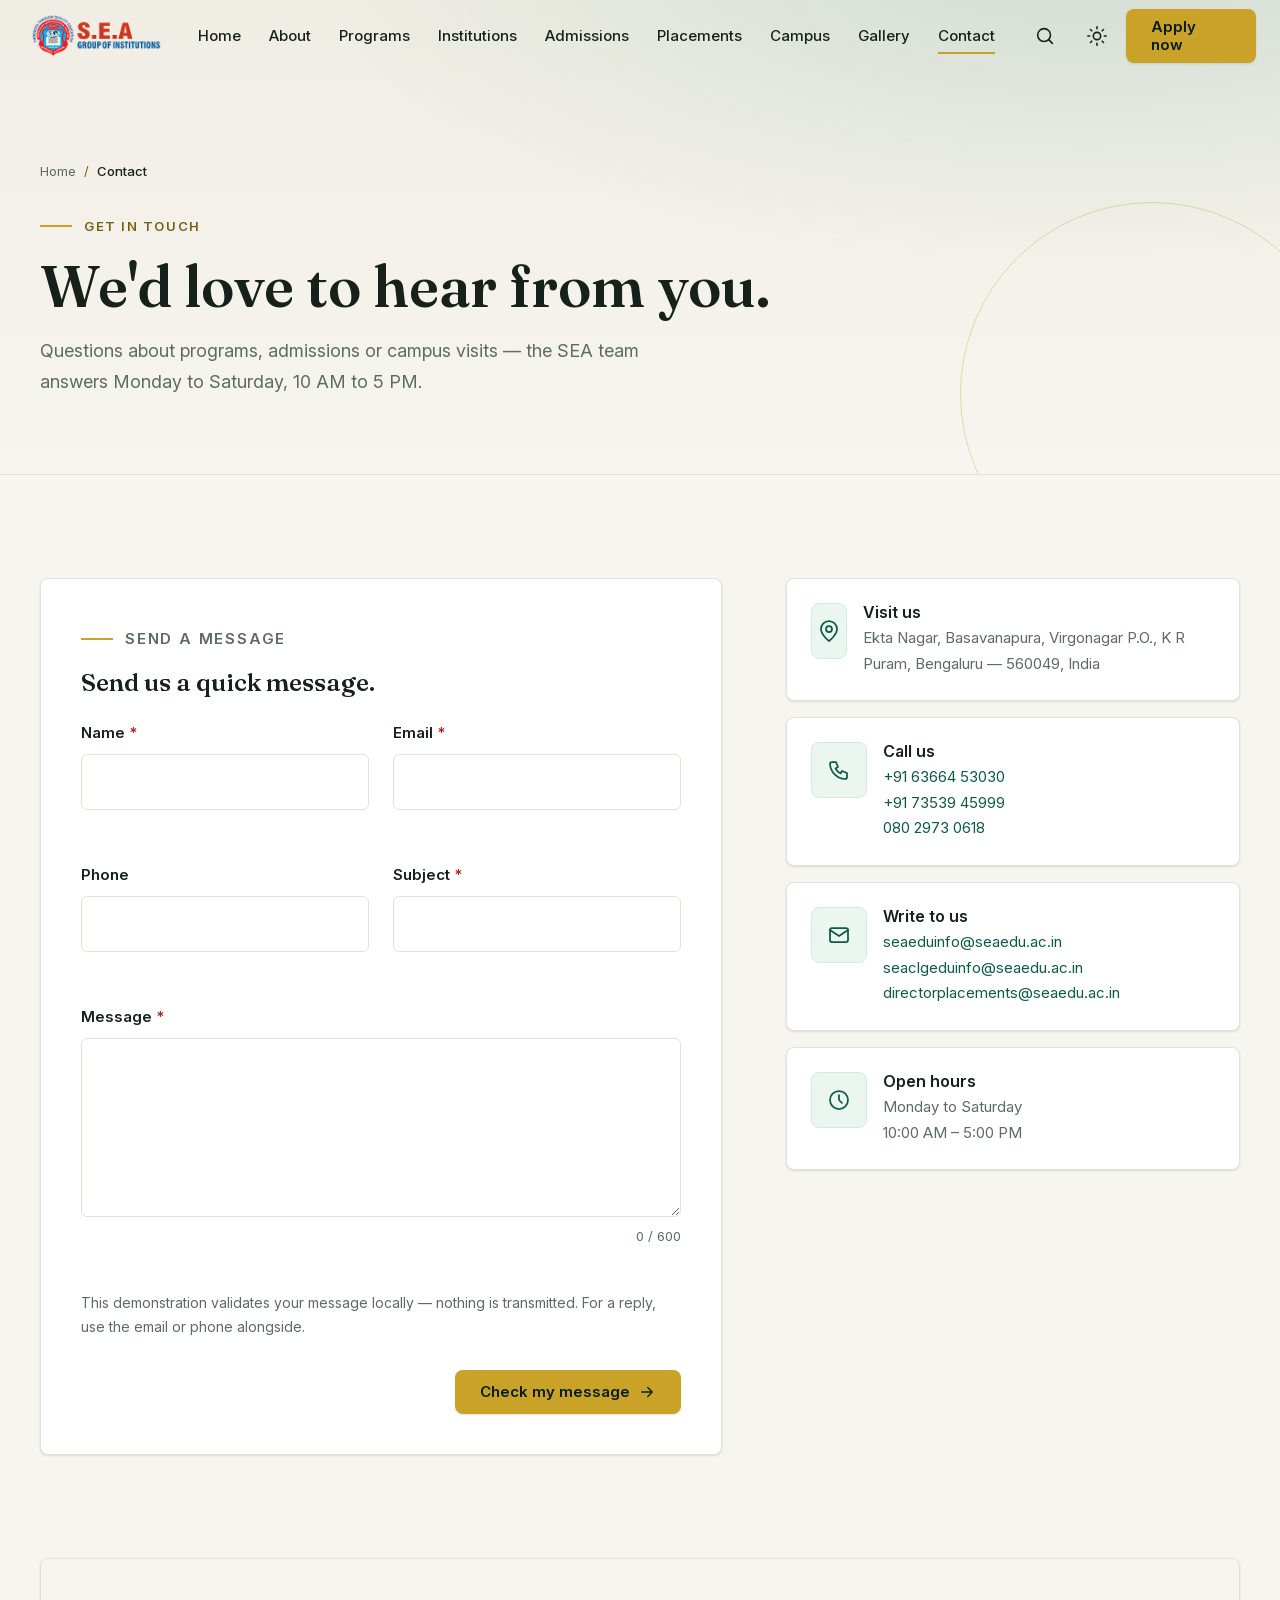
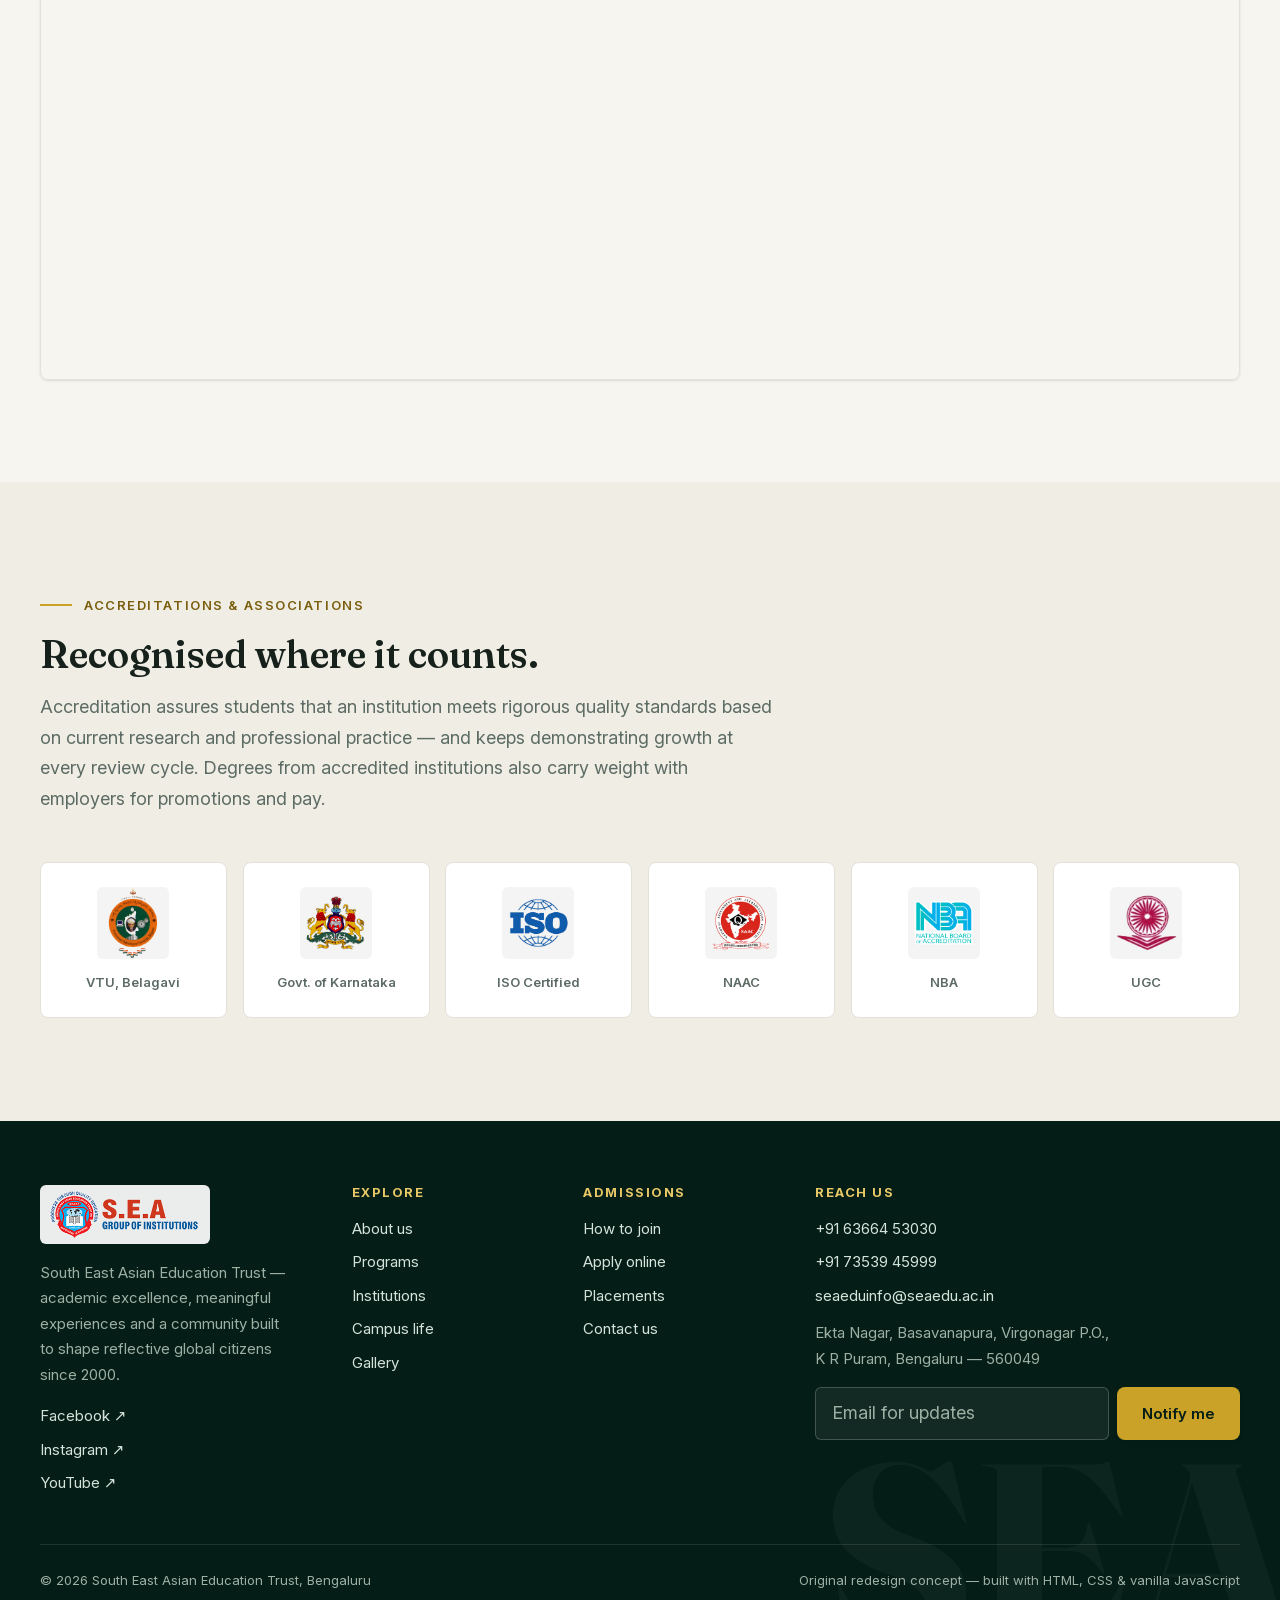
<file: contact.html>
<!DOCTYPE html>
<html lang="en">
<head>
  <meta charset="UTF-8">
  <meta name="viewport" content="width=device-width, initial-scale=1.0">
  <title>Contact Us | SEA Group of Institutions</title>
  <meta name="description" content="Reach SEA Group of Institutions — phone, email, campus address in K R Puram Bengaluru, open hours and a quick message form.">
  <meta property="og:title" content="Contact Us | SEA Group of Institutions">
  <meta property="og:description" content="Reach SEA Group of Institutions — phone, email, campus address in K R Puram Bengaluru, open hours and a quick message form.">
  <meta property="og:type" content="website">
  <meta property="og:image" content="assets/img/hero/campus-life.jpg">
  <meta name="theme-color" content="#0D5C46">
  <link rel="icon" type="image/png" href="assets/logo/favicon.png">
  <link rel="apple-touch-icon" href="assets/logo/favicon.png">
  <link rel="preload" href="assets/fonts/fraunces.woff2" as="font" type="font/woff2" crossorigin>
  <link rel="preload" href="assets/fonts/inter.woff2" as="font" type="font/woff2" crossorigin>
  <link rel="stylesheet" href="css/tokens.css">
  <link rel="stylesheet" href="css/base.css">
  <link rel="stylesheet" href="css/components.css">
  <link rel="stylesheet" href="css/animations.css">
  <link rel="stylesheet" href="css/pages.css">
  <script>
    /* Apply the saved theme before first paint — no flash of wrong theme. */
    (function () {
      try {
        var t = JSON.parse(localStorage.getItem('sea-theme'));
        document.documentElement.dataset.theme = t || 'light';
      } catch (e) { document.documentElement.dataset.theme = 'light'; }
    })();
  </script>
  <script type="module" src="js/main.js"></script>
</head>
<body>
  <a class="skip-link" href="#main">Skip to content</a>

  <div class="loader" aria-hidden="true">
    <div class="loader-crest"><img src="assets/logo/logo.png" alt="" width="284" height="89"></div>
    <div class="loader-line"></div>
  </div>

  <header class="site-header">
    <nav class="nav" aria-label="Primary">
      <a class="brand" href="index.html" aria-label="SEA Group of Institutions — home">
        <span class="brand-badge"><img src="assets/logo/logo.png" alt="SEA Group of Institutions crest" width="284" height="89"></span>
      </a>
      <div class="nav-links" id="nav-links">
        <a class="nav-link" href="index.html">Home</a>
        <a class="nav-link" href="about.html">About</a>
        <a class="nav-link" href="programs.html">Programs</a>
        <a class="nav-link" href="institutions.html">Institutions</a>
        <a class="nav-link" href="admissions.html">Admissions</a>
        <a class="nav-link" href="placements.html">Placements</a>
        <a class="nav-link" href="campus.html">Campus</a>
        <a class="nav-link" href="gallery.html">Gallery</a>
        <a class="nav-link" href="contact.html" aria-current="page">Contact</a>
        <a class="btn btn-primary nav-apply" href="apply.html">Apply now</a>
      </div>
      <div class="nav-actions">
        <button class="icon-btn search-toggle" aria-label="Search the site (Ctrl+K)">
          <svg class="icon" viewBox="0 0 24 24" aria-hidden="true"><circle cx="11" cy="11" r="7"/><path d="m20 20-4-4"/></svg>
        </button>
        <button class="icon-btn theme-toggle" aria-label="Switch theme" aria-pressed="false">
          <svg class="icon icon-sun" viewBox="0 0 24 24" aria-hidden="true"><circle cx="12" cy="12" r="4"/><path d="M12 2v2m0 16v2M4.9 4.9l1.4 1.4m11.4 11.4 1.4 1.4M2 12h2m16 0h2M4.9 19.1l1.4-1.4M17.7 6.3l1.4-1.4"/></svg>
          <svg class="icon icon-moon" viewBox="0 0 24 24" aria-hidden="true"><path d="M21 12.8A9 9 0 1 1 11.2 3a7 7 0 0 0 9.8 9.8Z"/></svg>
        </button>
        <a class="btn btn-primary" href="apply.html">Apply now</a>
        <button class="icon-btn menu-toggle" aria-label="Open menu" aria-expanded="false" aria-controls="nav-links">
          <svg class="icon" viewBox="0 0 24 24" aria-hidden="true"><path d="M4 7h16M4 12h16M4 17h16"/></svg>
        </button>
      </div>
      <div class="scroll-progress" aria-hidden="true"></div>
    </nav>
  </header>

  <main id="main">

    <section class="page-hero">
      <div class="container">
        <nav class="breadcrumb" aria-label="Breadcrumb">
          <a href="index.html">Home</a><span class="sep" aria-hidden="true">/</span><span aria-current="page">Contact</span>
        </nav>
        <p class="section-kicker">Get in touch</p>
        <h1>We'd love to hear from you.</h1>
        <p class="lede">Questions about programs, admissions or campus visits — the SEA team answers Monday to Saturday, 10 AM to 5 PM.</p>
      </div>
    </section>

    <section class="section">
      <div class="container contact-layout">
        <div class="card" style="padding:2.5rem">
          <p class="section-kicker">Send a message</p>
          <h2 style="font-size:var(--text-h3);margin-bottom:1.5rem">Send us a quick message.</h2>
          <form id="contact-form" novalidate>
            <div class="form-grid">
              <div class="field">
                <label for="c-name">Name <span class="req" aria-hidden="true">*</span></label>
                <input id="c-name" name="name" type="text" required data-validate="name" autocomplete="name" maxlength="60">
                <p class="error" aria-live="polite"></p>
              </div>
              <div class="field">
                <label for="c-email">Email <span class="req" aria-hidden="true">*</span></label>
                <input id="c-email" name="email" type="email" required data-validate="email" autocomplete="email">
                <p class="error" aria-live="polite"></p>
              </div>
              <div class="field">
                <label for="c-phone">Phone</label>
                <input id="c-phone" name="phone" type="tel" data-validate="phone" autocomplete="tel" inputmode="tel">
                <p class="error" aria-live="polite"></p>
              </div>
              <div class="field">
                <label for="c-subject">Subject <span class="req" aria-hidden="true">*</span></label>
                <input id="c-subject" name="subject" type="text" required maxlength="90">
                <p class="error" aria-live="polite"></p>
              </div>
              <div class="field full">
                <label for="c-message">Message <span class="req" aria-hidden="true">*</span></label>
                <textarea id="c-message" name="message" required maxlength="600" rows="5"></textarea>
                <div class="char-counter" aria-hidden="true"></div>
                <p class="error" aria-live="polite"></p>
              </div>
            </div>
            <p class="small muted" style="margin-top:1rem">This demonstration validates your message locally — nothing is transmitted. For a reply, use the email or phone alongside.</p>
            <div class="form-nav" style="justify-content:flex-end">
              <button class="btn btn-primary" type="submit">Check my message <svg class="icon" viewBox="0 0 24 24" aria-hidden="true"><path d="M5 12h14M13 6l6 6-6 6"/></svg></button>
            </div>
          </form>
        </div>

        <div style="display:grid;gap:1rem">
          <article class="card info-card reveal">
            <span class="icon-medallion" aria-hidden="true"><svg class="icon" viewBox="0 0 24 24"><path d="M20 10c0 6-8 12-8 12S4 16 4 10a8 8 0 1 1 16 0Z"/><circle cx="12" cy="10" r="3"/></svg></span>
            <div>
              <h3>Visit us</h3>
              <p>Ekta Nagar, Basavanapura, Virgonagar P.O., K R Puram, Bengaluru — 560049, India</p>
            </div>
          </article>
          <article class="card info-card reveal">
            <span class="icon-medallion" aria-hidden="true"><svg class="icon" viewBox="0 0 24 24"><path d="M5 4h4l2 5-2.5 1.5a11 11 0 0 0 5 5L15 13l5 2v4a2 2 0 0 1-2 2A16 16 0 0 1 3 6a2 2 0 0 1 2-2"/></svg></span>
            <div>
              <h3>Call us</h3>
              <a href="tel:+916366453030">+91 63664 53030</a>
              <a href="tel:+917353945999">+91 73539 45999</a>
              <a href="tel:+918029730618">080 2973 0618</a>
            </div>
          </article>
          <article class="card info-card reveal">
            <span class="icon-medallion" aria-hidden="true"><svg class="icon" viewBox="0 0 24 24"><rect x="3" y="5" width="18" height="14" rx="2"/><path d="m3 7 9 6 9-6"/></svg></span>
            <div>
              <h3>Write to us</h3>
              <a href="mailto:seaeduinfo@seaedu.ac.in">seaeduinfo@seaedu.ac.in</a>
              <a href="mailto:seaclgeduinfo@seaedu.ac.in">seaclgeduinfo@seaedu.ac.in</a>
              <a href="mailto:directorplacements@seaedu.ac.in">directorplacements@seaedu.ac.in</a>
            </div>
          </article>
          <article class="card info-card reveal">
            <span class="icon-medallion" aria-hidden="true"><svg class="icon" viewBox="0 0 24 24"><circle cx="12" cy="12" r="9"/><path d="M12 7v5l3 3"/></svg></span>
            <div>
              <h3>Open hours</h3>
              <p>Monday to Saturday<br>10:00 AM – 5:00 PM</p>
            </div>
          </article>
        </div>
      </div>
    </section>

    <!-- Map -->
    <section class="section" style="padding-top:0">
      <div class="container">
        <div class="map-frame reveal">
          <iframe src="https://www.google.com/maps?q=SEA+Group+of+Institutions,+Ekta+Nagar,+Basavanapura,+K+R+Puram,+Bengaluru+560049&output=embed"
            title="Map showing the SEA Group of Institutions campus in K R Puram, Bengaluru" loading="lazy"
            referrerpolicy="no-referrer-when-downgrade" allowfullscreen></iframe>
        </div>
      </div>
    </section>

    <!-- Accreditations -->
    <section class="section section-alt" id="accreditations">
      <div class="container">
        <div class="section-head">
          <p class="section-kicker">Accreditations &amp; associations</p>
          <h2>Recognised where it counts.</h2>
          <p class="lede">Accreditation assures students that an institution meets rigorous quality standards based on current research and professional practice — and keeps demonstrating growth at every review cycle. Degrees from accredited institutions also carry weight with employers for promotions and pay.</p>
        </div>
        <div class="association-grid" data-stagger="60">
          <div class="cell reveal"><img src="assets/img/associations/a1.jpg" alt="Visvesvaraya Technological University logo" width="205" height="205" loading="lazy">VTU, Belagavi</div>
          <div class="cell reveal"><img src="assets/img/associations/a2.jpg" alt="Government of Karnataka emblem" width="205" height="205" loading="lazy">Govt. of Karnataka</div>
          <div class="cell reveal"><img src="assets/img/associations/a3.jpg" alt="ISO logo" width="205" height="205" loading="lazy">ISO Certified</div>
          <div class="cell reveal"><img src="assets/img/associations/a4.jpg" alt="NAAC logo" width="205" height="205" loading="lazy">NAAC</div>
          <div class="cell reveal"><img src="assets/img/associations/a5.jpg" alt="National Board of Accreditation logo" width="205" height="205" loading="lazy">NBA</div>
          <div class="cell reveal"><img src="assets/img/associations/a6.jpg" alt="University Grants Commission logo" width="205" height="205" loading="lazy">UGC</div>
        </div>
      </div>
    </section>

  </main>

  <footer class="site-footer">
    <span class="footer-watermark" aria-hidden="true" data-text="SEA"></span>
    <div class="container">
      <div class="footer-grid">
        <div>
          <span class="footer-brand-badge"><img src="assets/logo/logo.png" alt="SEA Group of Institutions crest" width="284" height="89"></span>
          <p>South East Asian Education Trust — academic excellence, meaningful experiences and a community built to shape reflective global citizens since 2000.</p>
          <div class="footer-links" style="margin-top:1rem">
            <a href="https://www.facebook.com/share/1C2GkDRqiD/" target="_blank" rel="noopener">Facebook ↗</a>
            <a href="https://www.instagram.com/sea_group_of_institutions/" target="_blank" rel="noopener">Instagram ↗</a>
            <a href="https://youtube.com/@seaedu2023" target="_blank" rel="noopener">YouTube ↗</a>
          </div>
        </div>
        <nav aria-label="Explore">
          <h3>Explore</h3>
          <div class="footer-links">
            <a href="about.html">About us</a>
            <a href="programs.html">Programs</a>
            <a href="institutions.html">Institutions</a>
            <a href="campus.html">Campus life</a>
            <a href="gallery.html">Gallery</a>
          </div>
        </nav>
        <nav aria-label="Admissions">
          <h3>Admissions</h3>
          <div class="footer-links">
            <a href="admissions.html">How to join</a>
            <a href="apply.html">Apply online</a>
            <a href="placements.html">Placements</a>
            <a href="contact.html">Contact us</a>
          </div>
        </nav>
        <div>
          <h3>Reach us</h3>
          <div class="footer-links">
            <a href="tel:+916366453030">+91 63664 53030</a>
            <a href="tel:+917353945999">+91 73539 45999</a>
            <a href="mailto:seaeduinfo@seaedu.ac.in">seaeduinfo@seaedu.ac.in</a>
          </div>
          <p style="margin-top:.75rem">Ekta Nagar, Basavanapura, Virgonagar P.O.,<br>K R Puram, Bengaluru — 560049</p>
          <div class="newsletter">
            <input type="email" placeholder="Email for updates" aria-label="Email address for updates" autocomplete="email">
            <button class="btn btn-primary" type="button">Notify me</button>
          </div>
          <p class="error" aria-live="polite"></p>
        </div>
      </div>
      <div class="footer-bottom">
        <span>© 2026 South East Asian Education Trust, Bengaluru</span>
        <span>Original redesign concept — built with HTML, CSS &amp; vanilla JavaScript</span>
      </div>
    </div>
  </footer>

  <div class="palette" role="dialog" aria-modal="true" aria-label="Site search">
    <div class="palette-box">
      <div class="palette-input-row">
        <svg class="icon" viewBox="0 0 24 24" aria-hidden="true"><circle cx="11" cy="11" r="7"/><path d="m20 20-4-4"/></svg>
        <input class="palette-input" type="search" placeholder="Search pages, programs, institutions…" aria-label="Search the site" autocomplete="off">
        <kbd>Esc</kbd>
      </div>
      <div class="palette-results"></div>
    </div>
  </div>

  <button class="back-to-top" aria-label="Back to top">
    <svg class="icon" viewBox="0 0 24 24" aria-hidden="true"><path d="M12 19V5m0 0-6 6m6-6 6 6"/></svg>
  </button>
</body>
</html>
</file>
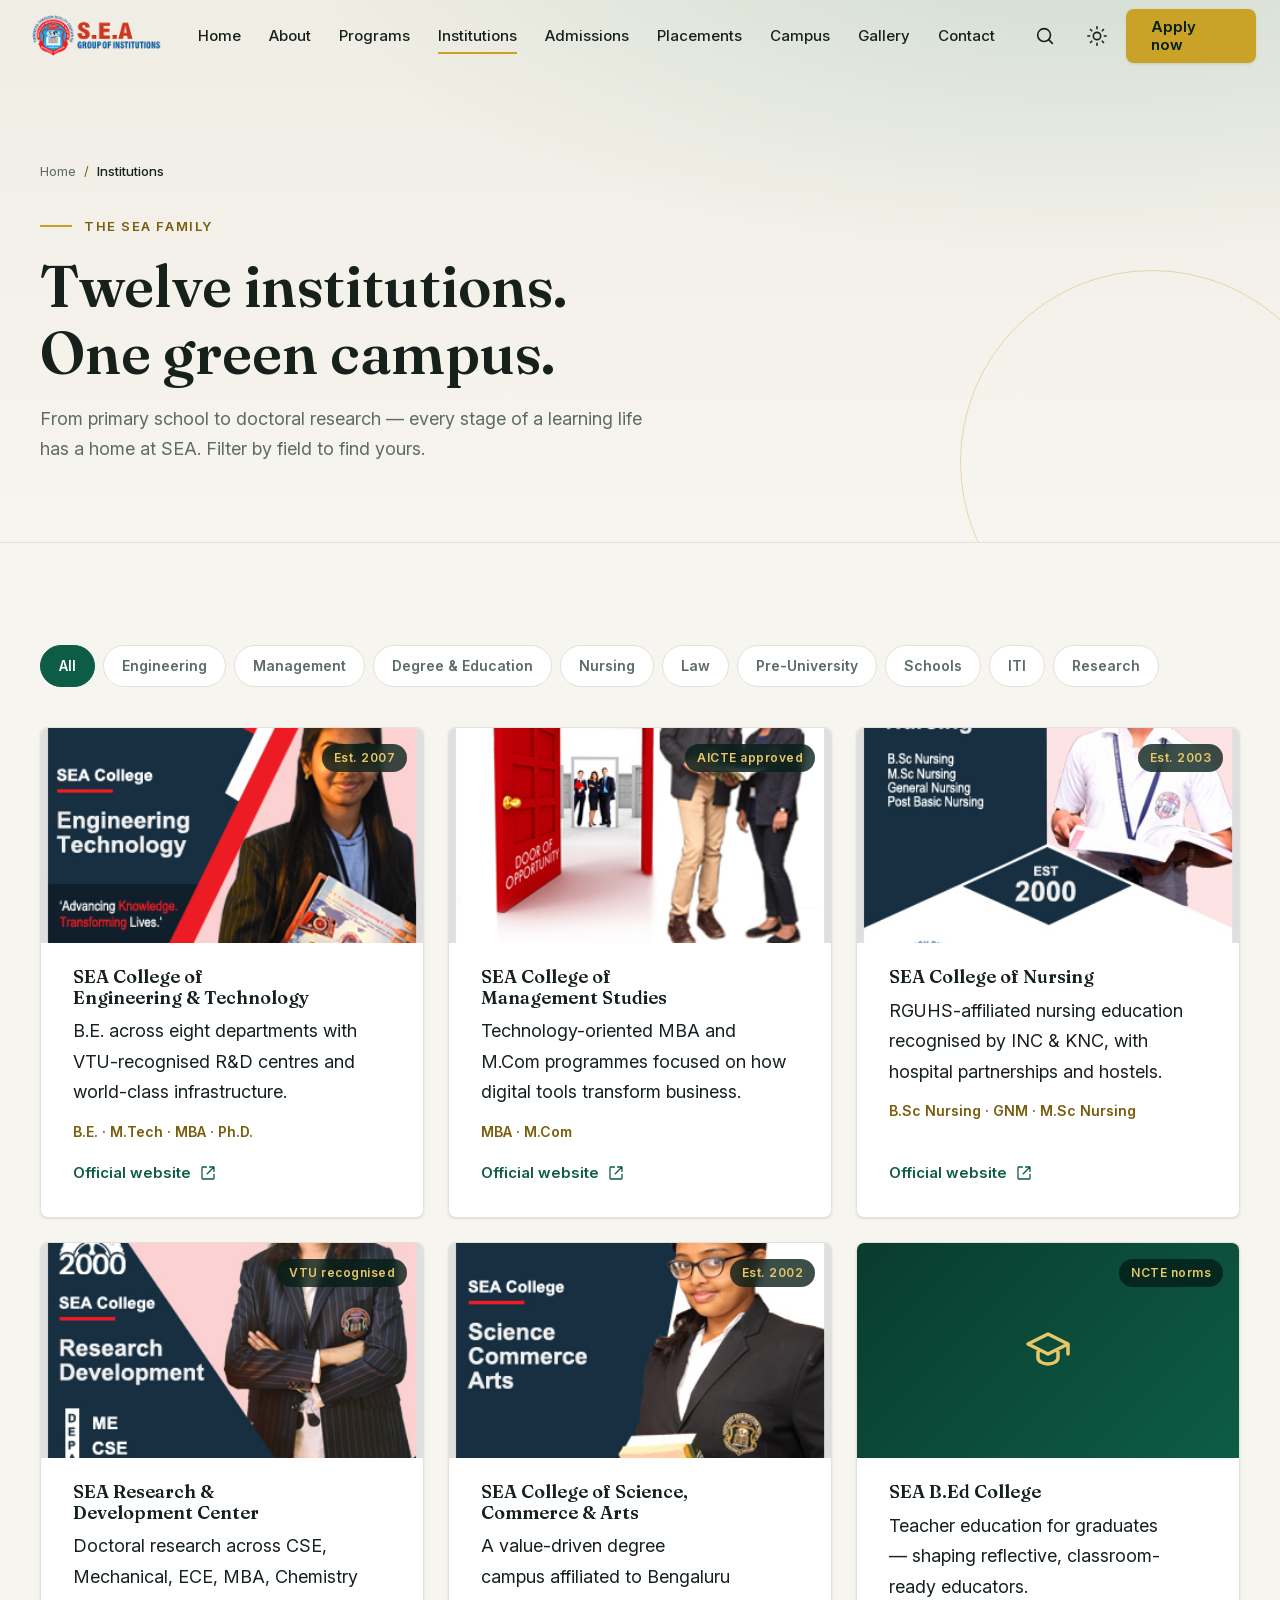
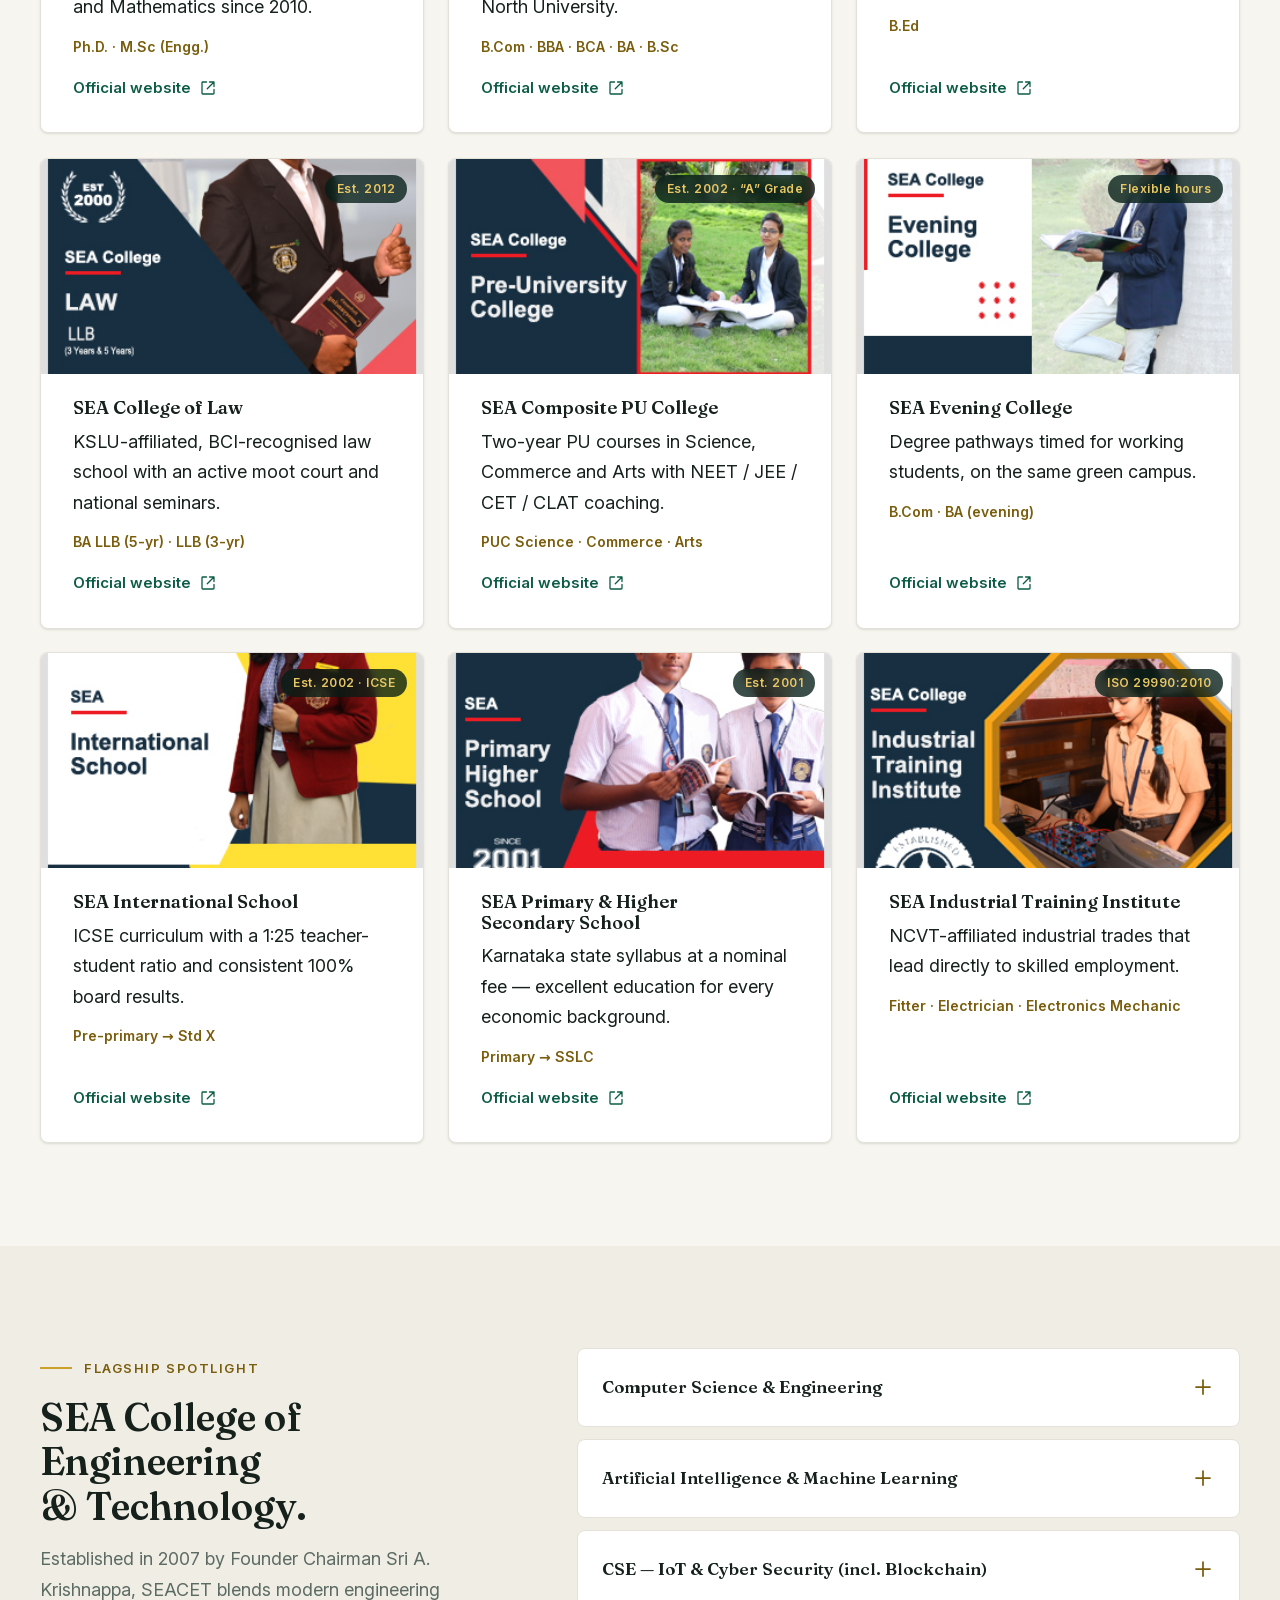
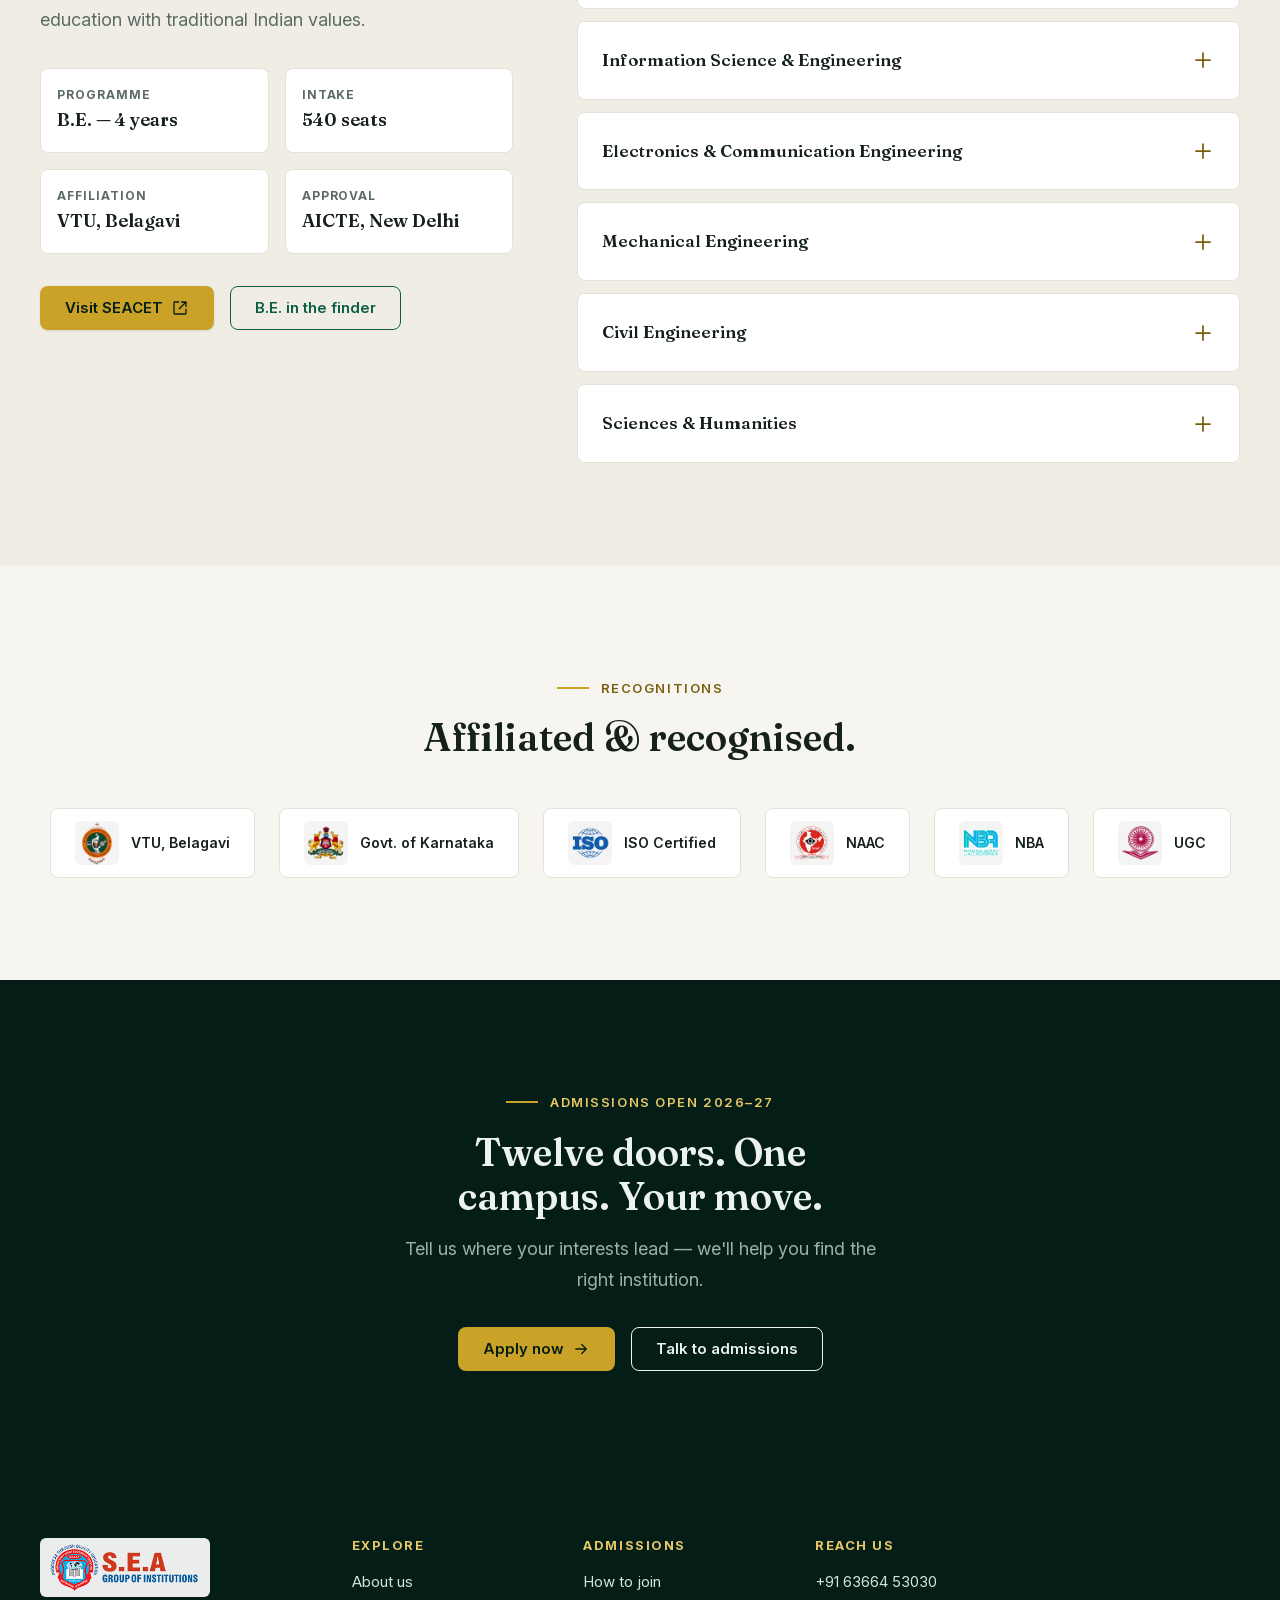
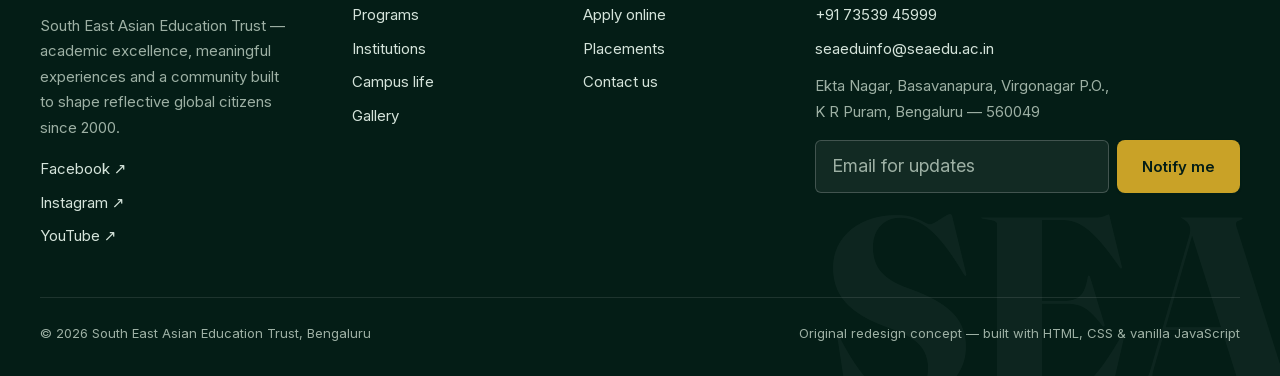
<file: institutions.html>
<!DOCTYPE html>
<html lang="en">
<head>
  <meta charset="UTF-8">
  <meta name="viewport" content="width=device-width, initial-scale=1.0">
  <title>Our Institutions | SEA Group of Institutions</title>
  <meta name="description" content="Twelve institutions on one Bengaluru campus — engineering, management, nursing, law, degree college, PU college, schools and ITI.">
  <meta property="og:title" content="Our Institutions | SEA Group of Institutions">
  <meta property="og:description" content="Twelve institutions on one Bengaluru campus — engineering, management, nursing, law, degree college, PU college, schools and ITI.">
  <meta property="og:type" content="website">
  <meta property="og:image" content="assets/img/hero/campus-life.jpg">
  <meta name="theme-color" content="#0D5C46">
  <link rel="icon" type="image/png" href="assets/logo/favicon.png">
  <link rel="apple-touch-icon" href="assets/logo/favicon.png">
  <link rel="preload" href="assets/fonts/fraunces.woff2" as="font" type="font/woff2" crossorigin>
  <link rel="preload" href="assets/fonts/inter.woff2" as="font" type="font/woff2" crossorigin>
  <link rel="stylesheet" href="css/tokens.css">
  <link rel="stylesheet" href="css/base.css">
  <link rel="stylesheet" href="css/components.css">
  <link rel="stylesheet" href="css/animations.css">
  <link rel="stylesheet" href="css/pages.css">
  <script>
    /* Apply the saved theme before first paint — no flash of wrong theme. */
    (function () {
      try {
        var t = JSON.parse(localStorage.getItem('sea-theme'));
        document.documentElement.dataset.theme = t || 'light';
      } catch (e) { document.documentElement.dataset.theme = 'light'; }
    })();
  </script>
  <script type="module" src="js/main.js"></script>
</head>
<body>
  <a class="skip-link" href="#main">Skip to content</a>

  <div class="loader" aria-hidden="true">
    <div class="loader-crest"><img src="assets/logo/logo.png" alt="" width="284" height="89"></div>
    <div class="loader-line"></div>
  </div>

  <header class="site-header">
    <nav class="nav" aria-label="Primary">
      <a class="brand" href="index.html" aria-label="SEA Group of Institutions — home">
        <span class="brand-badge"><img src="assets/logo/logo.png" alt="SEA Group of Institutions crest" width="284" height="89"></span>
      </a>
      <div class="nav-links" id="nav-links">
        <a class="nav-link" href="index.html">Home</a>
        <a class="nav-link" href="about.html">About</a>
        <a class="nav-link" href="programs.html">Programs</a>
        <a class="nav-link" href="institutions.html" aria-current="page">Institutions</a>
        <a class="nav-link" href="admissions.html">Admissions</a>
        <a class="nav-link" href="placements.html">Placements</a>
        <a class="nav-link" href="campus.html">Campus</a>
        <a class="nav-link" href="gallery.html">Gallery</a>
        <a class="nav-link" href="contact.html">Contact</a>
        <a class="btn btn-primary nav-apply" href="apply.html">Apply now</a>
      </div>
      <div class="nav-actions">
        <button class="icon-btn search-toggle" aria-label="Search the site (Ctrl+K)">
          <svg class="icon" viewBox="0 0 24 24" aria-hidden="true"><circle cx="11" cy="11" r="7"/><path d="m20 20-4-4"/></svg>
        </button>
        <button class="icon-btn theme-toggle" aria-label="Switch theme" aria-pressed="false">
          <svg class="icon icon-sun" viewBox="0 0 24 24" aria-hidden="true"><circle cx="12" cy="12" r="4"/><path d="M12 2v2m0 16v2M4.9 4.9l1.4 1.4m11.4 11.4 1.4 1.4M2 12h2m16 0h2M4.9 19.1l1.4-1.4M17.7 6.3l1.4-1.4"/></svg>
          <svg class="icon icon-moon" viewBox="0 0 24 24" aria-hidden="true"><path d="M21 12.8A9 9 0 1 1 11.2 3a7 7 0 0 0 9.8 9.8Z"/></svg>
        </button>
        <a class="btn btn-primary" href="apply.html">Apply now</a>
        <button class="icon-btn menu-toggle" aria-label="Open menu" aria-expanded="false" aria-controls="nav-links">
          <svg class="icon" viewBox="0 0 24 24" aria-hidden="true"><path d="M4 7h16M4 12h16M4 17h16"/></svg>
        </button>
      </div>
      <div class="scroll-progress" aria-hidden="true"></div>
    </nav>
  </header>

  <main id="main">

    <section class="page-hero">
      <div class="container">
        <nav class="breadcrumb" aria-label="Breadcrumb">
          <a href="index.html">Home</a><span class="sep" aria-hidden="true">/</span><span aria-current="page">Institutions</span>
        </nav>
        <p class="section-kicker">The SEA family</p>
        <h1>Twelve institutions. One green campus.</h1>
        <p class="lede">From primary school to doctoral research — every stage of a learning life has a home at SEA. Filter by field to find yours.</p>
      </div>
    </section>

    <!-- Grid -->
    <section class="section" id="institutions-grid">
      <div class="container">
        <div class="chip-row" data-filter-group data-filter-scope="#institutions-grid" style="margin-bottom:2.5rem">
          <button class="chip active" data-filter="all" aria-pressed="true">All</button>
          <button class="chip" data-filter="engineering" aria-pressed="false">Engineering</button>
          <button class="chip" data-filter="management" aria-pressed="false">Management</button>
          <button class="chip" data-filter="degree" aria-pressed="false">Degree & Education</button>
          <button class="chip" data-filter="nursing" aria-pressed="false">Nursing</button>
          <button class="chip" data-filter="law" aria-pressed="false">Law</button>
          <button class="chip" data-filter="puc" aria-pressed="false">Pre-University</button>
          <button class="chip" data-filter="school" aria-pressed="false">Schools</button>
          <button class="chip" data-filter="vocational" aria-pressed="false">ITI</button>
          <button class="chip" data-filter="research" aria-pressed="false">Research</button>
        </div>
        <div class="grid grid-3" data-stagger="60">
          <article class="card inst-card reveal" id="seacet" data-category="engineering">
            <div class="inst-media"><img src="assets/img/courses/1.jpg" alt="SEA College of Engineering & Technology — campus programme" width="330" height="390" loading="lazy"></div>
            <span class="est">Est. 2007</span>
            <div class="inst-body">
              <h3 style="font-size:1.125rem">SEA College of Engineering & Technology</h3>
              <p>B.E. across eight departments with VTU-recognised R&D centres and world-class infrastructure.</p>
              <p class="small" style="margin-top:.75rem;color:var(--accent-text);font-weight:600">B.E. · M.Tech · MBA · Ph.D.</p>
              <a class="card-link" href="https://seacet.edu.in/" target="_blank" rel="noopener">Official website <svg class="icon" viewBox="0 0 24 24" aria-hidden="true"><path d="M14 4h6v6M20 4l-9 9M20 14v5a1 1 0 0 1-1 1H5a1 1 0 0 1-1-1V5a1 1 0 0 1 1-1h5"/></svg></a>
            </div>
          </article>

          <article class="card inst-card reveal"  data-category="management">
            <div class="inst-media"><img src="assets/img/courses/2.jpg" alt="SEA College of Management Studies — campus programme" width="330" height="390" loading="lazy"></div>
            <span class="est">AICTE approved</span>
            <div class="inst-body">
              <h3 style="font-size:1.125rem">SEA College of Management Studies</h3>
              <p>Technology-oriented MBA and M.Com programmes focused on how digital tools transform business.</p>
              <p class="small" style="margin-top:.75rem;color:var(--accent-text);font-weight:600">MBA · M.Com</p>
              <a class="card-link" href="https://seadegree.ac.in/" target="_blank" rel="noopener">Official website <svg class="icon" viewBox="0 0 24 24" aria-hidden="true"><path d="M14 4h6v6M20 4l-9 9M20 14v5a1 1 0 0 1-1 1H5a1 1 0 0 1-1-1V5a1 1 0 0 1 1-1h5"/></svg></a>
            </div>
          </article>

          <article class="card inst-card reveal"  data-category="nursing">
            <div class="inst-media"><img src="assets/img/courses/3.jpg" alt="SEA College of Nursing — campus programme" width="330" height="390" loading="lazy"></div>
            <span class="est">Est. 2003</span>
            <div class="inst-body">
              <h3 style="font-size:1.125rem">SEA College of Nursing</h3>
              <p>RGUHS-affiliated nursing education recognised by INC & KNC, with hospital partnerships and hostels.</p>
              <p class="small" style="margin-top:.75rem;color:var(--accent-text);font-weight:600">B.Sc Nursing · GNM · M.Sc Nursing</p>
              <a class="card-link" href="https://seanursing.edu.in/" target="_blank" rel="noopener">Official website <svg class="icon" viewBox="0 0 24 24" aria-hidden="true"><path d="M14 4h6v6M20 4l-9 9M20 14v5a1 1 0 0 1-1 1H5a1 1 0 0 1-1-1V5a1 1 0 0 1 1-1h5"/></svg></a>
            </div>
          </article>

          <article class="card inst-card reveal"  data-category="research">
            <div class="inst-media"><img src="assets/img/courses/4.jpg" alt="SEA Research & Development Center — campus programme" width="330" height="390" loading="lazy"></div>
            <span class="est">VTU recognised</span>
            <div class="inst-body">
              <h3 style="font-size:1.125rem">SEA Research & Development Center</h3>
              <p>Doctoral research across CSE, Mechanical, ECE, MBA, Chemistry and Mathematics since 2010.</p>
              <p class="small" style="margin-top:.75rem;color:var(--accent-text);font-weight:600">Ph.D. · M.Sc (Engg.)</p>
              <a class="card-link" href="https://seacet.edu.in/" target="_blank" rel="noopener">Official website <svg class="icon" viewBox="0 0 24 24" aria-hidden="true"><path d="M14 4h6v6M20 4l-9 9M20 14v5a1 1 0 0 1-1 1H5a1 1 0 0 1-1-1V5a1 1 0 0 1 1-1h5"/></svg></a>
            </div>
          </article>

          <article class="card inst-card reveal"  data-category="degree">
            <div class="inst-media"><img src="assets/img/courses/5.jpg" alt="SEA College of Science, Commerce & Arts — campus programme" width="330" height="390" loading="lazy"></div>
            <span class="est">Est. 2002</span>
            <div class="inst-body">
              <h3 style="font-size:1.125rem">SEA College of Science, Commerce & Arts</h3>
              <p>A value-driven degree campus affiliated to Bengaluru North University.</p>
              <p class="small" style="margin-top:.75rem;color:var(--accent-text);font-weight:600">B.Com · BBA · BCA · BA · B.Sc</p>
              <a class="card-link" href="https://seadegree.ac.in/" target="_blank" rel="noopener">Official website <svg class="icon" viewBox="0 0 24 24" aria-hidden="true"><path d="M14 4h6v6M20 4l-9 9M20 14v5a1 1 0 0 1-1 1H5a1 1 0 0 1-1-1V5a1 1 0 0 1 1-1h5"/></svg></a>
            </div>
          </article>

          <article class="card inst-card reveal"  data-category="degree">
            <div class="inst-media"><div style="height:100%;display:flex;align-items:center;justify-content:center;color:#E8C766"><svg class="icon" style="width:48px;height:48px" viewBox="0 0 24 24" aria-hidden="true"><path d="M22 9 12 4 2 9l10 5 10-5Zm-5 3.5V16c0 1.5-2.2 3-5 3s-5-1.5-5-3v-3.5M22 9v5"/></svg></div></div>
            <span class="est">NCTE norms</span>
            <div class="inst-body">
              <h3 style="font-size:1.125rem">SEA B.Ed College</h3>
              <p>Teacher education for graduates — shaping reflective, classroom-ready educators.</p>
              <p class="small" style="margin-top:.75rem;color:var(--accent-text);font-weight:600">B.Ed</p>
              <a class="card-link" href="https://bed.seaedu.ac.in/" target="_blank" rel="noopener">Official website <svg class="icon" viewBox="0 0 24 24" aria-hidden="true"><path d="M14 4h6v6M20 4l-9 9M20 14v5a1 1 0 0 1-1 1H5a1 1 0 0 1-1-1V5a1 1 0 0 1 1-1h5"/></svg></a>
            </div>
          </article>

          <article class="card inst-card reveal"  data-category="law">
            <div class="inst-media"><img src="assets/img/courses/6.jpg" alt="SEA College of Law — campus programme" width="330" height="390" loading="lazy"></div>
            <span class="est">Est. 2012</span>
            <div class="inst-body">
              <h3 style="font-size:1.125rem">SEA College of Law</h3>
              <p>KSLU-affiliated, BCI-recognised law school with an active moot court and national seminars.</p>
              <p class="small" style="margin-top:.75rem;color:var(--accent-text);font-weight:600">BA LLB (5-yr) · LLB (3-yr)</p>
              <a class="card-link" href="https://sealawcollege.edu.in/" target="_blank" rel="noopener">Official website <svg class="icon" viewBox="0 0 24 24" aria-hidden="true"><path d="M14 4h6v6M20 4l-9 9M20 14v5a1 1 0 0 1-1 1H5a1 1 0 0 1-1-1V5a1 1 0 0 1 1-1h5"/></svg></a>
            </div>
          </article>

          <article class="card inst-card reveal"  data-category="puc">
            <div class="inst-media"><img src="assets/img/courses/7.jpg" alt="SEA Composite PU College — campus programme" width="330" height="390" loading="lazy"></div>
            <span class="est">Est. 2002 · “A” Grade</span>
            <div class="inst-body">
              <h3 style="font-size:1.125rem">SEA Composite PU College</h3>
              <p>Two-year PU courses in Science, Commerce and Arts with NEET / JEE / CET / CLAT coaching.</p>
              <p class="small" style="margin-top:.75rem;color:var(--accent-text);font-weight:600">PUC Science · Commerce · Arts</p>
              <a class="card-link" href="https://seapu.edu.in/" target="_blank" rel="noopener">Official website <svg class="icon" viewBox="0 0 24 24" aria-hidden="true"><path d="M14 4h6v6M20 4l-9 9M20 14v5a1 1 0 0 1-1 1H5a1 1 0 0 1-1-1V5a1 1 0 0 1 1-1h5"/></svg></a>
            </div>
          </article>

          <article class="card inst-card reveal"  data-category="degree">
            <div class="inst-media"><img src="assets/img/courses/8.jpg" alt="SEA Evening College — campus programme" width="330" height="390" loading="lazy"></div>
            <span class="est">Flexible hours</span>
            <div class="inst-body">
              <h3 style="font-size:1.125rem">SEA Evening College</h3>
              <p>Degree pathways timed for working students, on the same green campus.</p>
              <p class="small" style="margin-top:.75rem;color:var(--accent-text);font-weight:600">B.Com · BA (evening)</p>
              <a class="card-link" href="https://seapu.edu.in/" target="_blank" rel="noopener">Official website <svg class="icon" viewBox="0 0 24 24" aria-hidden="true"><path d="M14 4h6v6M20 4l-9 9M20 14v5a1 1 0 0 1-1 1H5a1 1 0 0 1-1-1V5a1 1 0 0 1 1-1h5"/></svg></a>
            </div>
          </article>

          <article class="card inst-card reveal"  data-category="school">
            <div class="inst-media"><img src="assets/img/courses/9.jpg" alt="SEA International School — campus programme" width="330" height="390" loading="lazy"></div>
            <span class="est">Est. 2002 · ICSE</span>
            <div class="inst-body">
              <h3 style="font-size:1.125rem">SEA International School</h3>
              <p>ICSE curriculum with a 1:25 teacher-student ratio and consistent 100% board results.</p>
              <p class="small" style="margin-top:.75rem;color:var(--accent-text);font-weight:600">Pre-primary → Std X</p>
              <a class="card-link" href="https://seainternationalschool.in/" target="_blank" rel="noopener">Official website <svg class="icon" viewBox="0 0 24 24" aria-hidden="true"><path d="M14 4h6v6M20 4l-9 9M20 14v5a1 1 0 0 1-1 1H5a1 1 0 0 1-1-1V5a1 1 0 0 1 1-1h5"/></svg></a>
            </div>
          </article>

          <article class="card inst-card reveal"  data-category="school">
            <div class="inst-media"><img src="assets/img/courses/10.jpg" alt="SEA Primary & Higher Secondary School — campus programme" width="330" height="390" loading="lazy"></div>
            <span class="est">Est. 2001</span>
            <div class="inst-body">
              <h3 style="font-size:1.125rem">SEA Primary & Higher Secondary School</h3>
              <p>Karnataka state syllabus at a nominal fee — excellent education for every economic background.</p>
              <p class="small" style="margin-top:.75rem;color:var(--accent-text);font-weight:600">Primary → SSLC</p>
              <a class="card-link" href="https://seaschool.edu.in/" target="_blank" rel="noopener">Official website <svg class="icon" viewBox="0 0 24 24" aria-hidden="true"><path d="M14 4h6v6M20 4l-9 9M20 14v5a1 1 0 0 1-1 1H5a1 1 0 0 1-1-1V5a1 1 0 0 1 1-1h5"/></svg></a>
            </div>
          </article>

          <article class="card inst-card reveal"  data-category="vocational">
            <div class="inst-media"><img src="assets/img/courses/11.jpg" alt="SEA Industrial Training Institute — campus programme" width="330" height="390" loading="lazy"></div>
            <span class="est">ISO 29990:2010</span>
            <div class="inst-body">
              <h3 style="font-size:1.125rem">SEA Industrial Training Institute</h3>
              <p>NCVT-affiliated industrial trades that lead directly to skilled employment.</p>
              <p class="small" style="margin-top:.75rem;color:var(--accent-text);font-weight:600">Fitter · Electrician · Electronics Mechanic</p>
              <a class="card-link" href="https://seaiti.edu.in/" target="_blank" rel="noopener">Official website <svg class="icon" viewBox="0 0 24 24" aria-hidden="true"><path d="M14 4h6v6M20 4l-9 9M20 14v5a1 1 0 0 1-1 1H5a1 1 0 0 1-1-1V5a1 1 0 0 1 1-1h5"/></svg></a>
            </div>
          </article>
        </div>
      </div>
    </section>

    <!-- Flagship spotlight -->
    <section class="section section-alt">
      <div class="container flagship">
        <div class="reveal-left">
          <p class="section-kicker">Flagship spotlight</p>
          <h2>SEA College of Engineering &amp; Technology.</h2>
          <p class="lede" style="margin-top:1rem">Established in 2007 by Founder Chairman Sri A. Krishnappa, SEACET blends modern engineering education with traditional Indian values.</p>
          <dl class="flagship-facts">
            <div><dt>Programme</dt><dd>B.E. — 4 years</dd></div>
            <div><dt>Intake</dt><dd>540 seats</dd></div>
            <div><dt>Affiliation</dt><dd>VTU, Belagavi</dd></div>
            <div><dt>Approval</dt><dd>AICTE, New Delhi</dd></div>
          </dl>
          <div class="hero-actions">
            <a class="btn btn-primary" href="https://seacet.edu.in/" target="_blank" rel="noopener">Visit SEACET <svg class="icon" viewBox="0 0 24 24" aria-hidden="true"><path d="M14 4h6v6M20 4l-9 9M20 14v5a1 1 0 0 1-1 1H5a1 1 0 0 1-1-1V5a1 1 0 0 1 1-1h5"/></svg></a>
            <a class="btn btn-outline" href="programs.html#be">B.E. in the finder</a>
          </div>
        </div>
        <div class="reveal-right">
          <div class="accordion">
          <div class="accordion-item">
            <button class="accordion-trigger" aria-expanded="false">Computer Science & Engineering<svg class="icon" viewBox="0 0 24 24" aria-hidden="true"><path d="M12 5v14M5 12h14"/></svg></button>
            <div class="accordion-panel"><div><div class="accordion-body"><p>Heavily integrated with the college's research activities — machine learning, data science, cloud computing, cyber security and IoT — with an R&D centre approved by VTU.</p></div></div></div>
          </div>

          <div class="accordion-item">
            <button class="accordion-trigger" aria-expanded="false">Artificial Intelligence & Machine Learning<svg class="icon" viewBox="0 0 24 24" aria-hidden="true"><path d="M12 5v14M5 12h14"/></svg></button>
            <div class="accordion-panel"><div><div class="accordion-body"><p>A future-facing department building strong foundations in intelligent systems, modern tooling and applied ML.</p></div></div></div>
          </div>

          <div class="accordion-item">
            <button class="accordion-trigger" aria-expanded="false">CSE — IoT & Cyber Security (incl. Blockchain)<svg class="icon" viewBox="0 0 24 24" aria-hidden="true"><path d="M12 5v14M5 12h14"/></svg></button>
            <div class="accordion-panel"><div><div class="accordion-body"><p>Specialised stream covering connected systems, network security and distributed ledger technology.</p></div></div></div>
          </div>

          <div class="accordion-item">
            <button class="accordion-trigger" aria-expanded="false">Information Science & Engineering<svg class="icon" viewBox="0 0 24 24" aria-hidden="true"><path d="M12 5v14M5 12h14"/></svg></button>
            <div class="accordion-panel"><div><div class="accordion-body"><p>Software systems, data management and information engineering with active placement participation.</p></div></div></div>
          </div>

          <div class="accordion-item">
            <button class="accordion-trigger" aria-expanded="false">Electronics & Communication Engineering<svg class="icon" viewBox="0 0 24 24" aria-hidden="true"><path d="M12 5v14M5 12h14"/></svg></button>
            <div class="accordion-panel"><div><div class="accordion-body"><p>Bridging academia and industry through competency building, innovation and an MOU with Indian TeckKeys, Bengaluru.</p></div></div></div>
          </div>

          <div class="accordion-item">
            <button class="accordion-trigger" aria-expanded="false">Mechanical Engineering<svg class="icon" viewBox="0 0 24 24" aria-hidden="true"><path d="M12 5v14M5 12h14"/></svg></button>
            <div class="accordion-panel"><div><div class="accordion-body"><p>A VTU-recognised R&D centre with research in advanced power systems and multi-scale materials; stir-casting and testing facilities open to scholars.</p></div></div></div>
          </div>

          <div class="accordion-item">
            <button class="accordion-trigger" aria-expanded="false">Civil Engineering<svg class="icon" viewBox="0 0 24 24" aria-hidden="true"><path d="M12 5v14M5 12h14"/></svg></button>
            <div class="accordion-panel"><div><div class="accordion-body"><p>One of the most versatile branches — surveying, structures, hydraulics, geotechnical and environmental engineering with state-of-the-art laboratories.</p></div></div></div>
          </div>

          <div class="accordion-item">
            <button class="accordion-trigger" aria-expanded="false">Sciences & Humanities<svg class="icon" viewBox="0 0 24 24" aria-hidden="true"><path d="M12 5v14M5 12h14"/></svg></button>
            <div class="accordion-panel"><div><div class="accordion-body"><p>Physics, Chemistry and Mathematics departments — including VTU-recognised research centres in Chemistry (2010) and Mathematics (2012) — support every engineering stream.</p></div></div></div>
          </div>
          </div>
        </div>
      </div>
    </section>

    <!-- Affiliations -->
    <section class="section">
      <div class="container">
        <div class="section-head" style="text-align:center;margin-inline:auto">
          <p class="section-kicker" style="justify-content:center">Recognitions</p>
          <h2>Affiliated &amp; recognised.</h2>
        </div>
        <div class="accreditation-strip reveal">
          <span class="badge"><img src="assets/img/associations/a1.jpg" alt="Visvesvaraya Technological University logo" width="205" height="205" loading="lazy">VTU, Belagavi</span>
          <span class="badge"><img src="assets/img/associations/a2.jpg" alt="Government of Karnataka emblem" width="205" height="205" loading="lazy">Govt. of Karnataka</span>
          <span class="badge"><img src="assets/img/associations/a3.jpg" alt="ISO logo" width="205" height="205" loading="lazy">ISO Certified</span>
          <span class="badge"><img src="assets/img/associations/a4.jpg" alt="NAAC logo" width="205" height="205" loading="lazy">NAAC</span>
          <span class="badge"><img src="assets/img/associations/a5.jpg" alt="National Board of Accreditation logo" width="205" height="205" loading="lazy">NBA</span>
          <span class="badge"><img src="assets/img/associations/a6.jpg" alt="University Grants Commission logo" width="205" height="205" loading="lazy">UGC</span>
        </div>
      </div>
    </section>

    <section class="section dark-band cta-band">
      <div class="container">
        <p class="section-kicker" style="justify-content:center">Admissions open 2026–27</p>
        <h2>Twelve doors. One campus. Your move.</h2>
        <p class="lede">Tell us where your interests lead — we'll help you find the right institution.</p>
        <div class="hero-actions">
          <a class="btn btn-primary" href="apply.html">Apply now <svg class="icon" viewBox="0 0 24 24" aria-hidden="true"><path d="M5 12h14M13 6l6 6-6 6"/></svg></a>
          <a class="btn btn-outline" href="contact.html">Talk to admissions</a>
        </div>
      </div>
    </section>

  </main>

  <footer class="site-footer">
    <span class="footer-watermark" aria-hidden="true" data-text="SEA"></span>
    <div class="container">
      <div class="footer-grid">
        <div>
          <span class="footer-brand-badge"><img src="assets/logo/logo.png" alt="SEA Group of Institutions crest" width="284" height="89"></span>
          <p>South East Asian Education Trust — academic excellence, meaningful experiences and a community built to shape reflective global citizens since 2000.</p>
          <div class="footer-links" style="margin-top:1rem">
            <a href="https://www.facebook.com/share/1C2GkDRqiD/" target="_blank" rel="noopener">Facebook ↗</a>
            <a href="https://www.instagram.com/sea_group_of_institutions/" target="_blank" rel="noopener">Instagram ↗</a>
            <a href="https://youtube.com/@seaedu2023" target="_blank" rel="noopener">YouTube ↗</a>
          </div>
        </div>
        <nav aria-label="Explore">
          <h3>Explore</h3>
          <div class="footer-links">
            <a href="about.html">About us</a>
            <a href="programs.html">Programs</a>
            <a href="institutions.html">Institutions</a>
            <a href="campus.html">Campus life</a>
            <a href="gallery.html">Gallery</a>
          </div>
        </nav>
        <nav aria-label="Admissions">
          <h3>Admissions</h3>
          <div class="footer-links">
            <a href="admissions.html">How to join</a>
            <a href="apply.html">Apply online</a>
            <a href="placements.html">Placements</a>
            <a href="contact.html">Contact us</a>
          </div>
        </nav>
        <div>
          <h3>Reach us</h3>
          <div class="footer-links">
            <a href="tel:+916366453030">+91 63664 53030</a>
            <a href="tel:+917353945999">+91 73539 45999</a>
            <a href="mailto:seaeduinfo@seaedu.ac.in">seaeduinfo@seaedu.ac.in</a>
          </div>
          <p style="margin-top:.75rem">Ekta Nagar, Basavanapura, Virgonagar P.O.,<br>K R Puram, Bengaluru — 560049</p>
          <div class="newsletter">
            <input type="email" placeholder="Email for updates" aria-label="Email address for updates" autocomplete="email">
            <button class="btn btn-primary" type="button">Notify me</button>
          </div>
          <p class="error" aria-live="polite"></p>
        </div>
      </div>
      <div class="footer-bottom">
        <span>© 2026 South East Asian Education Trust, Bengaluru</span>
        <span>Original redesign concept — built with HTML, CSS &amp; vanilla JavaScript</span>
      </div>
    </div>
  </footer>

  <div class="palette" role="dialog" aria-modal="true" aria-label="Site search">
    <div class="palette-box">
      <div class="palette-input-row">
        <svg class="icon" viewBox="0 0 24 24" aria-hidden="true"><circle cx="11" cy="11" r="7"/><path d="m20 20-4-4"/></svg>
        <input class="palette-input" type="search" placeholder="Search pages, programs, institutions…" aria-label="Search the site" autocomplete="off">
        <kbd>Esc</kbd>
      </div>
      <div class="palette-results"></div>
    </div>
  </div>

  <button class="back-to-top" aria-label="Back to top">
    <svg class="icon" viewBox="0 0 24 24" aria-hidden="true"><path d="M12 19V5m0 0-6 6m6-6 6 6"/></svg>
  </button>
</body>
</html>
</file>
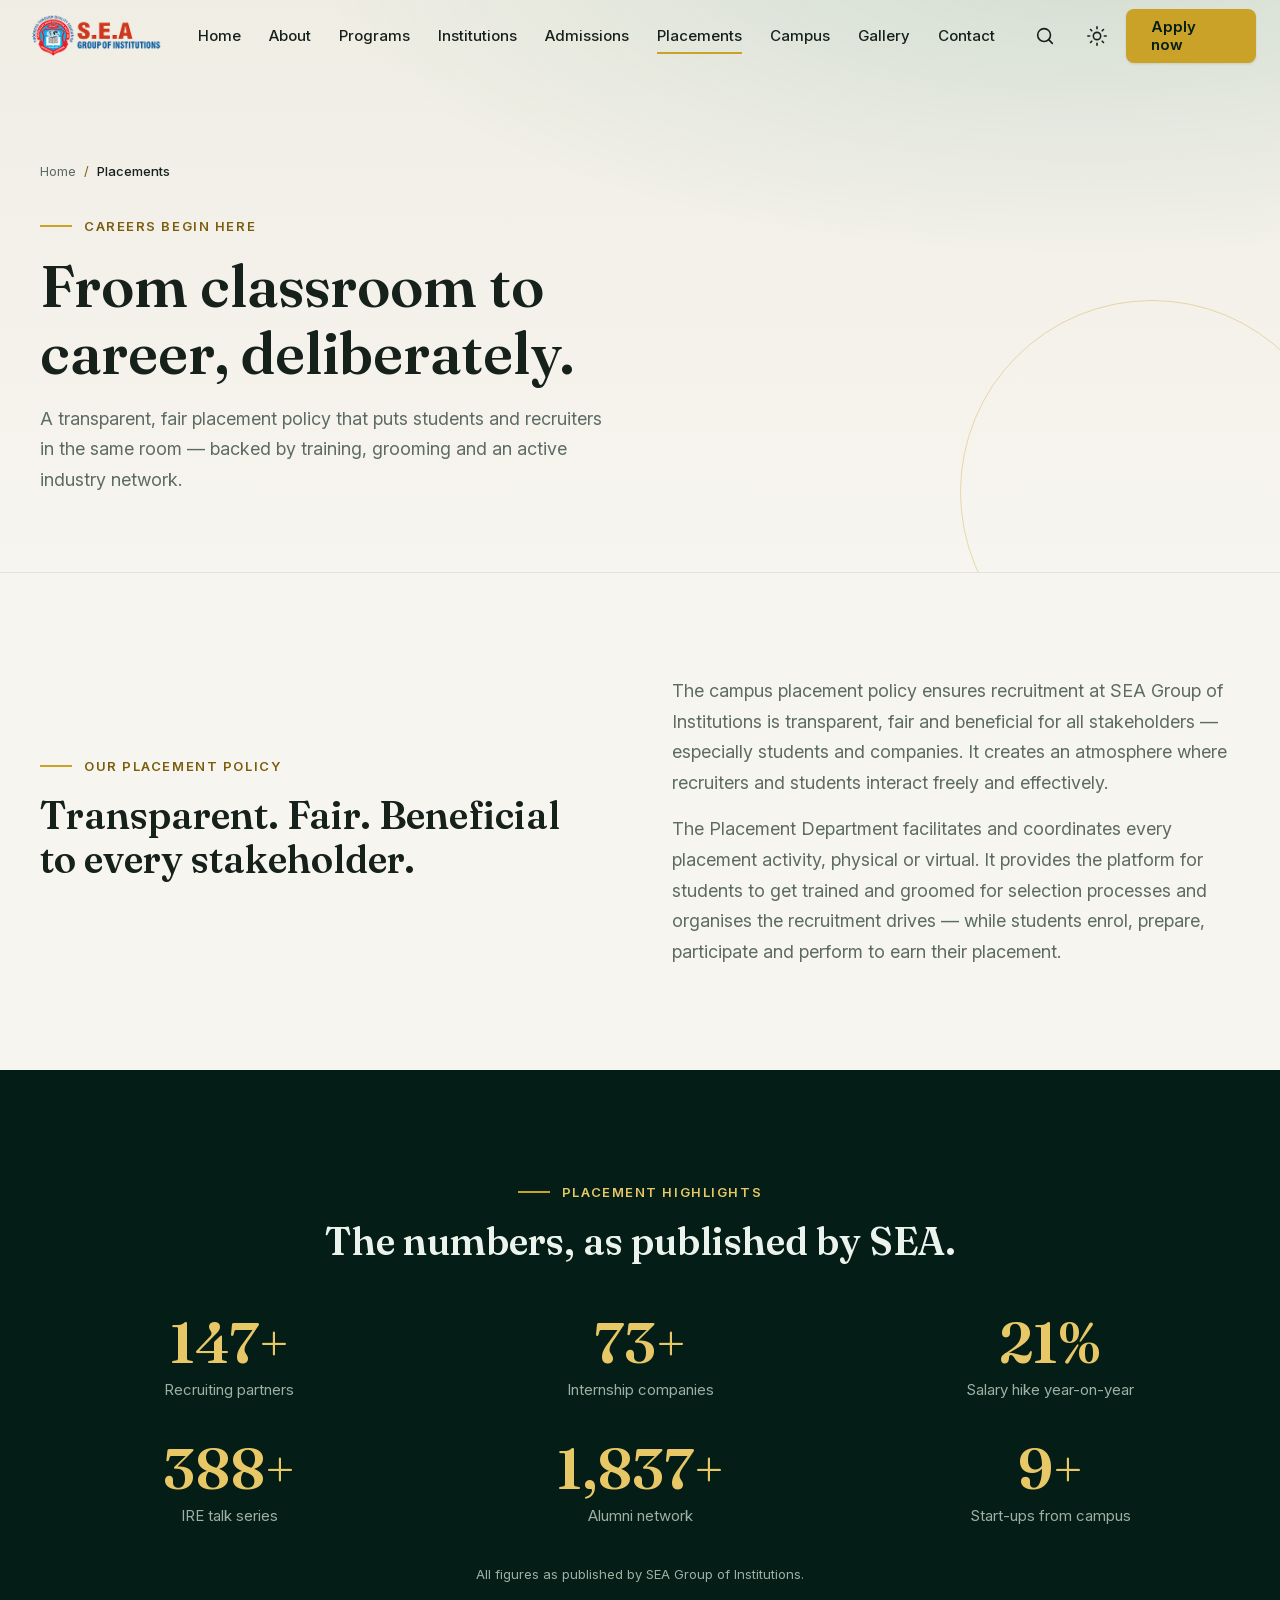
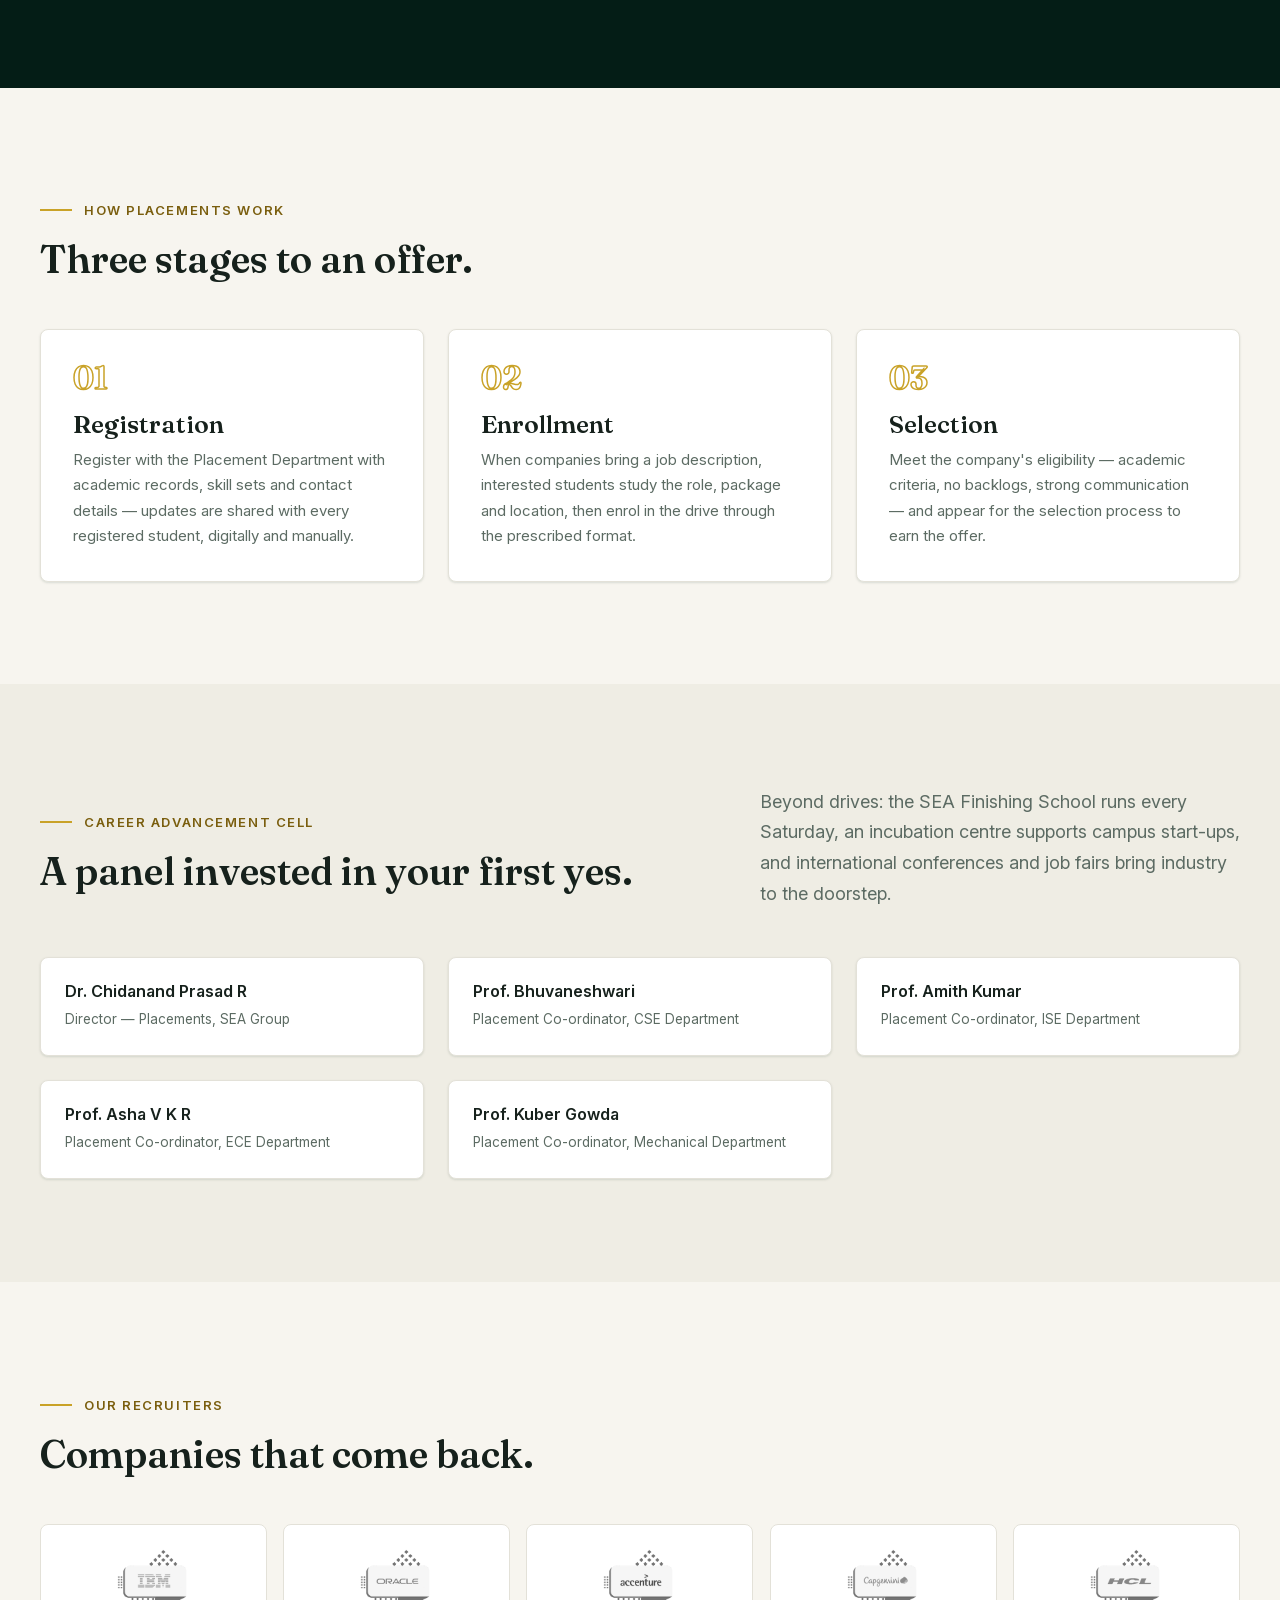
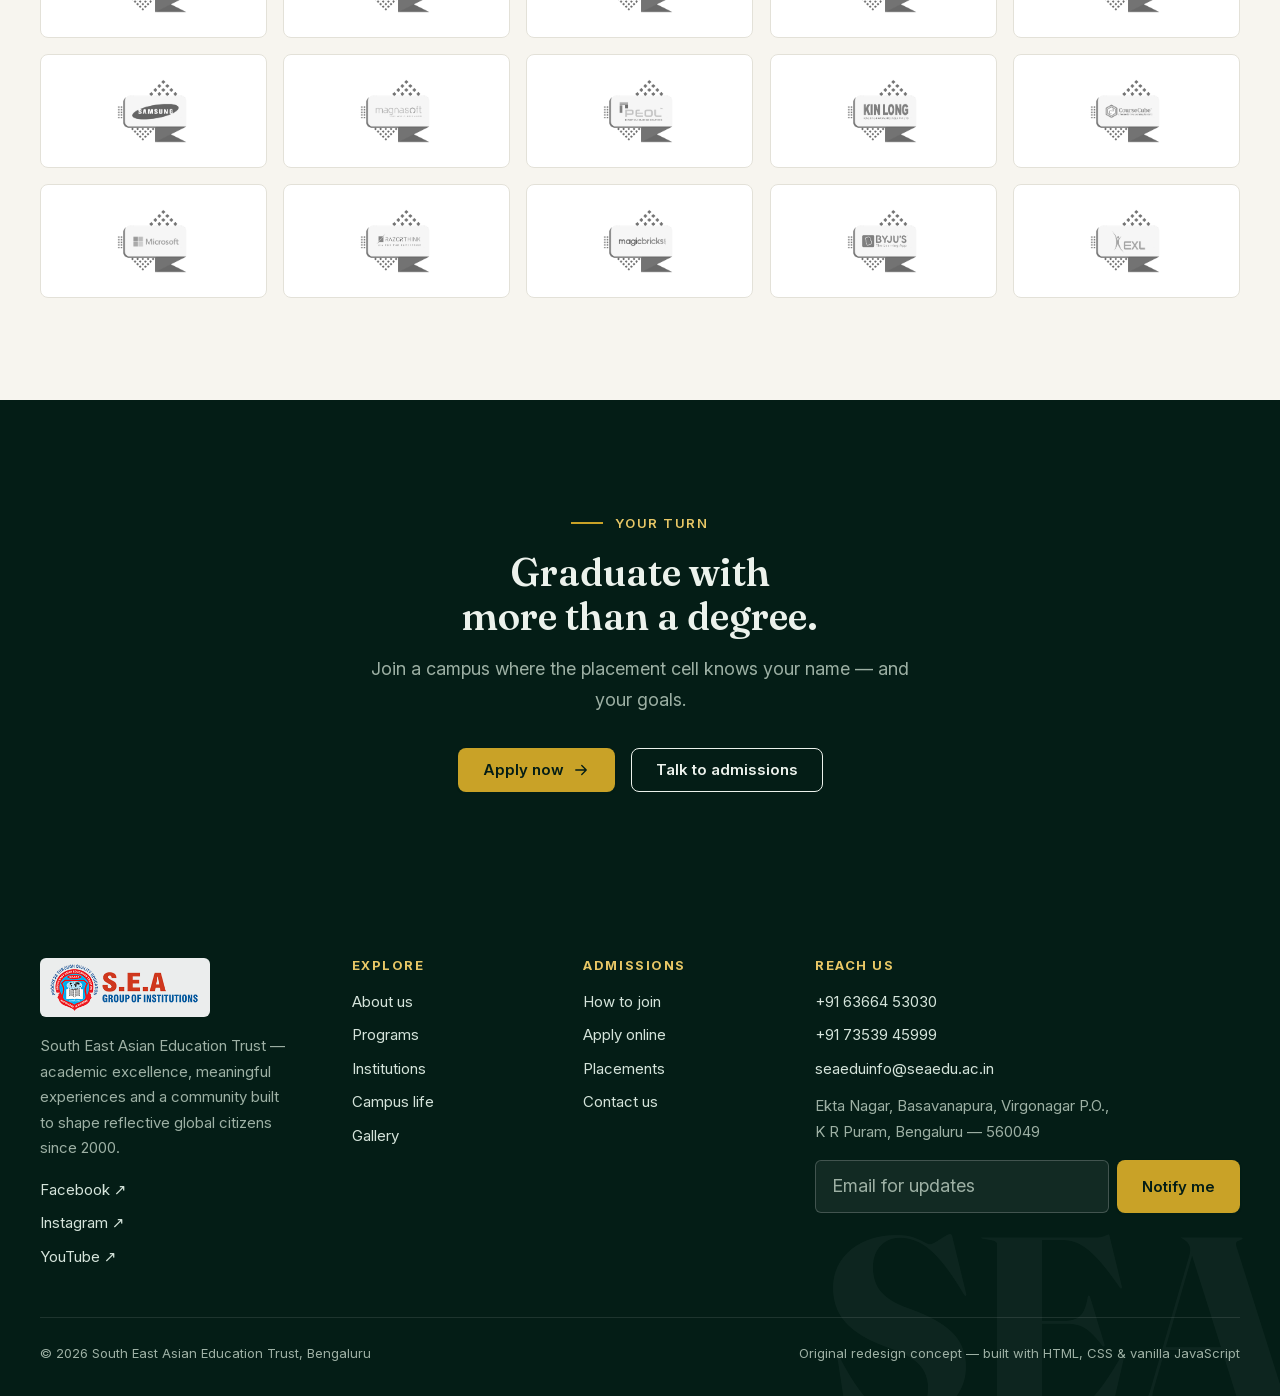
<file: placements.html>
<!DOCTYPE html>
<html lang="en">
<head>
  <meta charset="UTF-8">
  <meta name="viewport" content="width=device-width, initial-scale=1.0">
  <title>Placements | SEA Group of Institutions</title>
  <meta name="description" content="SEA placements — a fair, transparent policy, 160+ recruiting partners as published by SEA, the Career Advancement Cell and Saturday finishing school.">
  <meta property="og:title" content="Placements | SEA Group of Institutions">
  <meta property="og:description" content="SEA placements — a fair, transparent policy, 160+ recruiting partners as published by SEA, the Career Advancement Cell and Saturday finishing school.">
  <meta property="og:type" content="website">
  <meta property="og:image" content="assets/img/hero/campus-life.jpg">
  <meta name="theme-color" content="#0D5C46">
  <link rel="icon" type="image/png" href="assets/logo/favicon.png">
  <link rel="apple-touch-icon" href="assets/logo/favicon.png">
  <link rel="preload" href="assets/fonts/fraunces.woff2" as="font" type="font/woff2" crossorigin>
  <link rel="preload" href="assets/fonts/inter.woff2" as="font" type="font/woff2" crossorigin>
  <link rel="stylesheet" href="css/tokens.css">
  <link rel="stylesheet" href="css/base.css">
  <link rel="stylesheet" href="css/components.css">
  <link rel="stylesheet" href="css/animations.css">
  <link rel="stylesheet" href="css/pages.css">
  <script>
    /* Apply the saved theme before first paint — no flash of wrong theme. */
    (function () {
      try {
        var t = JSON.parse(localStorage.getItem('sea-theme'));
        document.documentElement.dataset.theme = t || 'light';
      } catch (e) { document.documentElement.dataset.theme = 'light'; }
    })();
  </script>
  <script type="module" src="js/main.js"></script>
</head>
<body>
  <a class="skip-link" href="#main">Skip to content</a>

  <div class="loader" aria-hidden="true">
    <div class="loader-crest"><img src="assets/logo/logo.png" alt="" width="284" height="89"></div>
    <div class="loader-line"></div>
  </div>

  <header class="site-header">
    <nav class="nav" aria-label="Primary">
      <a class="brand" href="index.html" aria-label="SEA Group of Institutions — home">
        <span class="brand-badge"><img src="assets/logo/logo.png" alt="SEA Group of Institutions crest" width="284" height="89"></span>
      </a>
      <div class="nav-links" id="nav-links">
        <a class="nav-link" href="index.html">Home</a>
        <a class="nav-link" href="about.html">About</a>
        <a class="nav-link" href="programs.html">Programs</a>
        <a class="nav-link" href="institutions.html">Institutions</a>
        <a class="nav-link" href="admissions.html">Admissions</a>
        <a class="nav-link" href="placements.html" aria-current="page">Placements</a>
        <a class="nav-link" href="campus.html">Campus</a>
        <a class="nav-link" href="gallery.html">Gallery</a>
        <a class="nav-link" href="contact.html">Contact</a>
        <a class="btn btn-primary nav-apply" href="apply.html">Apply now</a>
      </div>
      <div class="nav-actions">
        <button class="icon-btn search-toggle" aria-label="Search the site (Ctrl+K)">
          <svg class="icon" viewBox="0 0 24 24" aria-hidden="true"><circle cx="11" cy="11" r="7"/><path d="m20 20-4-4"/></svg>
        </button>
        <button class="icon-btn theme-toggle" aria-label="Switch theme" aria-pressed="false">
          <svg class="icon icon-sun" viewBox="0 0 24 24" aria-hidden="true"><circle cx="12" cy="12" r="4"/><path d="M12 2v2m0 16v2M4.9 4.9l1.4 1.4m11.4 11.4 1.4 1.4M2 12h2m16 0h2M4.9 19.1l1.4-1.4M17.7 6.3l1.4-1.4"/></svg>
          <svg class="icon icon-moon" viewBox="0 0 24 24" aria-hidden="true"><path d="M21 12.8A9 9 0 1 1 11.2 3a7 7 0 0 0 9.8 9.8Z"/></svg>
        </button>
        <a class="btn btn-primary" href="apply.html">Apply now</a>
        <button class="icon-btn menu-toggle" aria-label="Open menu" aria-expanded="false" aria-controls="nav-links">
          <svg class="icon" viewBox="0 0 24 24" aria-hidden="true"><path d="M4 7h16M4 12h16M4 17h16"/></svg>
        </button>
      </div>
      <div class="scroll-progress" aria-hidden="true"></div>
    </nav>
  </header>

  <main id="main">

    <section class="page-hero">
      <div class="container">
        <nav class="breadcrumb" aria-label="Breadcrumb">
          <a href="index.html">Home</a><span class="sep" aria-hidden="true">/</span><span aria-current="page">Placements</span>
        </nav>
        <p class="section-kicker">Careers begin here</p>
        <h1>From classroom to career, deliberately.</h1>
        <p class="lede">A transparent, fair placement policy that puts students and recruiters in the same room — backed by training, grooming and an active industry network.</p>
      </div>
    </section>

    <!-- Policy intro -->
    <section class="section">
      <div class="container split">
        <div class="reveal-left">
          <p class="section-kicker">Our placement policy</p>
          <h2>Transparent. Fair. Beneficial to every stakeholder.</h2>
        </div>
        <div class="reveal-right body-text">
          <p>The campus placement policy ensures recruitment at SEA Group of Institutions is transparent, fair and beneficial for all stakeholders — especially students and companies. It creates an atmosphere where recruiters and students interact freely and effectively.</p>
          <p>The Placement Department facilitates and coordinates every placement activity, physical or virtual. It provides the platform for students to get trained and groomed for selection processes and organises the recruitment drives — while students enrol, prepare, participate and perform to earn their placement.</p>
        </div>
      </div>
    </section>

    <!-- Highlights -->
    <section class="section dark-band" id="highlights">
      <div class="container">
        <div class="section-head" style="text-align:center;margin-inline:auto">
          <p class="section-kicker" style="justify-content:center">Placement highlights</p>
          <h2>The numbers, as published by SEA.</h2>
        </div>
        <div class="stats-grid" style="grid-template-columns:repeat(3,1fr)" data-stagger="100">
          <div class="stat reveal"><strong data-count="160" data-suffix="+">0</strong><span>Recruiting partners</span></div>

          <div class="stat reveal"><strong data-count="80" data-suffix="+">0</strong><span>Internship companies</span></div>

          <div class="stat reveal"><strong data-count="23" data-suffix="%">0</strong><span>Salary hike year-on-year</span></div>

          <div class="stat reveal"><strong data-count="422" data-suffix="+">0</strong><span>IRE talk series</span></div>

          <div class="stat reveal"><strong data-count="2000" data-suffix="+">0</strong><span>Alumni network</span></div>

          <div class="stat reveal"><strong data-count="10" data-suffix="+">0</strong><span>Start-ups from campus</span></div>
        </div>
        <p class="stat-note">All figures as published by SEA Group of Institutions.</p>
      </div>
    </section>

    <!-- Process -->
    <section class="section">
      <div class="container">
        <div class="section-head">
          <p class="section-kicker">How placements work</p>
          <h2>Three stages to an offer.</h2>
        </div>
        <div class="grid grid-3" data-stagger="100">
          <article class="card process-card reveal">
            <div class="step-no" aria-hidden="true">01</div>
            <h3>Registration</h3>
            <p>Register with the Placement Department with academic records, skill sets and contact details — updates are shared with every registered student, digitally and manually.</p>
          </article>

          <article class="card process-card reveal">
            <div class="step-no" aria-hidden="true">02</div>
            <h3>Enrollment</h3>
            <p>When companies bring a job description, interested students study the role, package and location, then enrol in the drive through the prescribed format.</p>
          </article>

          <article class="card process-card reveal">
            <div class="step-no" aria-hidden="true">03</div>
            <h3>Selection</h3>
            <p>Meet the company's eligibility — academic criteria, no backlogs, strong communication — and appear for the selection process to earn the offer.</p>
          </article>
        </div>
      </div>
    </section>

    <!-- Career Advancement Cell -->
    <section class="section section-alt" id="cell">
      <div class="container">
        <div class="section-head split">
          <div>
            <p class="section-kicker">Career Advancement Cell</p>
            <h2>A panel invested in your first yes.</h2>
          </div>
          <p class="muted" style="max-width:30rem">Beyond drives: the SEA Finishing School runs every Saturday, an incubation centre supports campus start-ups, and international conferences and job fairs bring industry to the doorstep.</p>
        </div>
        <div class="grid grid-3" data-stagger="60">
          <article class="card panel-member reveal">
            <h3>Dr. Chidanand Prasad R</h3>
            <p>Director — Placements, SEA Group</p>
          </article>

          <article class="card panel-member reveal">
            <h3>Prof. Bhuvaneshwari</h3>
            <p>Placement Co-ordinator, CSE Department</p>
          </article>

          <article class="card panel-member reveal">
            <h3>Prof. Amith Kumar</h3>
            <p>Placement Co-ordinator, ISE Department</p>
          </article>

          <article class="card panel-member reveal">
            <h3>Prof. Asha V K R</h3>
            <p>Placement Co-ordinator, ECE Department</p>
          </article>

          <article class="card panel-member reveal">
            <h3>Prof. Kuber Gowda</h3>
            <p>Placement Co-ordinator, Mechanical Department</p>
          </article>
        </div>
      </div>
    </section>

    <!-- Recruiter wall -->
    <section class="section">
      <div class="container">
        <div class="section-head">
          <p class="section-kicker">Our recruiters</p>
          <h2>Companies that come back.</h2>
        </div>
        <div class="recruiter-wall" data-stagger="40">
          <div class="cell reveal"><img src="assets/img/recruiters/r1.png" alt="Recruiting partner logo 1" width="426" height="369" loading="lazy"></div>

          <div class="cell reveal"><img src="assets/img/recruiters/r2.png" alt="Recruiting partner logo 2" width="426" height="369" loading="lazy"></div>

          <div class="cell reveal"><img src="assets/img/recruiters/r3.png" alt="Recruiting partner logo 3" width="426" height="369" loading="lazy"></div>

          <div class="cell reveal"><img src="assets/img/recruiters/r4.png" alt="Recruiting partner logo 4" width="426" height="369" loading="lazy"></div>

          <div class="cell reveal"><img src="assets/img/recruiters/r5.png" alt="Recruiting partner logo 5" width="426" height="369" loading="lazy"></div>

          <div class="cell reveal"><img src="assets/img/recruiters/r6.png" alt="Recruiting partner logo 6" width="426" height="369" loading="lazy"></div>

          <div class="cell reveal"><img src="assets/img/recruiters/r7.png" alt="Recruiting partner logo 7" width="426" height="369" loading="lazy"></div>

          <div class="cell reveal"><img src="assets/img/recruiters/r8.png" alt="Recruiting partner logo 8" width="426" height="369" loading="lazy"></div>

          <div class="cell reveal"><img src="assets/img/recruiters/r9.png" alt="Recruiting partner logo 9" width="426" height="369" loading="lazy"></div>

          <div class="cell reveal"><img src="assets/img/recruiters/r10.png" alt="Recruiting partner logo 10" width="426" height="369" loading="lazy"></div>

          <div class="cell reveal"><img src="assets/img/recruiters/r11.png" alt="Recruiting partner logo 11" width="426" height="369" loading="lazy"></div>

          <div class="cell reveal"><img src="assets/img/recruiters/r12.png" alt="Recruiting partner logo 12" width="426" height="369" loading="lazy"></div>

          <div class="cell reveal"><img src="assets/img/recruiters/r13.png" alt="Recruiting partner logo 13" width="426" height="369" loading="lazy"></div>

          <div class="cell reveal"><img src="assets/img/recruiters/r14.png" alt="Recruiting partner logo 14" width="426" height="369" loading="lazy"></div>

          <div class="cell reveal"><img src="assets/img/recruiters/r15.png" alt="Recruiting partner logo 15" width="426" height="369" loading="lazy"></div>
        </div>
      </div>
    </section>

    <section class="section dark-band cta-band">
      <div class="container">
        <p class="section-kicker" style="justify-content:center">Your turn</p>
        <h2>Graduate with more than a degree.</h2>
        <p class="lede">Join a campus where the placement cell knows your name — and your goals.</p>
        <div class="hero-actions">
          <a class="btn btn-primary" href="apply.html">Apply now <svg class="icon" viewBox="0 0 24 24" aria-hidden="true"><path d="M5 12h14M13 6l6 6-6 6"/></svg></a>
          <a class="btn btn-outline" href="contact.html">Talk to admissions</a>
        </div>
      </div>
    </section>

  </main>

  <footer class="site-footer">
    <span class="footer-watermark" aria-hidden="true" data-text="SEA"></span>
    <div class="container">
      <div class="footer-grid">
        <div>
          <span class="footer-brand-badge"><img src="assets/logo/logo.png" alt="SEA Group of Institutions crest" width="284" height="89"></span>
          <p>South East Asian Education Trust — academic excellence, meaningful experiences and a community built to shape reflective global citizens since 2000.</p>
          <div class="footer-links" style="margin-top:1rem">
            <a href="https://www.facebook.com/share/1C2GkDRqiD/" target="_blank" rel="noopener">Facebook ↗</a>
            <a href="https://www.instagram.com/sea_group_of_institutions/" target="_blank" rel="noopener">Instagram ↗</a>
            <a href="https://youtube.com/@seaedu2023" target="_blank" rel="noopener">YouTube ↗</a>
          </div>
        </div>
        <nav aria-label="Explore">
          <h3>Explore</h3>
          <div class="footer-links">
            <a href="about.html">About us</a>
            <a href="programs.html">Programs</a>
            <a href="institutions.html">Institutions</a>
            <a href="campus.html">Campus life</a>
            <a href="gallery.html">Gallery</a>
          </div>
        </nav>
        <nav aria-label="Admissions">
          <h3>Admissions</h3>
          <div class="footer-links">
            <a href="admissions.html">How to join</a>
            <a href="apply.html">Apply online</a>
            <a href="placements.html">Placements</a>
            <a href="contact.html">Contact us</a>
          </div>
        </nav>
        <div>
          <h3>Reach us</h3>
          <div class="footer-links">
            <a href="tel:+916366453030">+91 63664 53030</a>
            <a href="tel:+917353945999">+91 73539 45999</a>
            <a href="mailto:seaeduinfo@seaedu.ac.in">seaeduinfo@seaedu.ac.in</a>
          </div>
          <p style="margin-top:.75rem">Ekta Nagar, Basavanapura, Virgonagar P.O.,<br>K R Puram, Bengaluru — 560049</p>
          <div class="newsletter">
            <input type="email" placeholder="Email for updates" aria-label="Email address for updates" autocomplete="email">
            <button class="btn btn-primary" type="button">Notify me</button>
          </div>
          <p class="error" aria-live="polite"></p>
        </div>
      </div>
      <div class="footer-bottom">
        <span>© 2026 South East Asian Education Trust, Bengaluru</span>
        <span>Original redesign concept — built with HTML, CSS &amp; vanilla JavaScript</span>
      </div>
    </div>
  </footer>

  <div class="palette" role="dialog" aria-modal="true" aria-label="Site search">
    <div class="palette-box">
      <div class="palette-input-row">
        <svg class="icon" viewBox="0 0 24 24" aria-hidden="true"><circle cx="11" cy="11" r="7"/><path d="m20 20-4-4"/></svg>
        <input class="palette-input" type="search" placeholder="Search pages, programs, institutions…" aria-label="Search the site" autocomplete="off">
        <kbd>Esc</kbd>
      </div>
      <div class="palette-results"></div>
    </div>
  </div>

  <button class="back-to-top" aria-label="Back to top">
    <svg class="icon" viewBox="0 0 24 24" aria-hidden="true"><path d="M12 19V5m0 0-6 6m6-6 6 6"/></svg>
  </button>
</body>
</html>
</file>
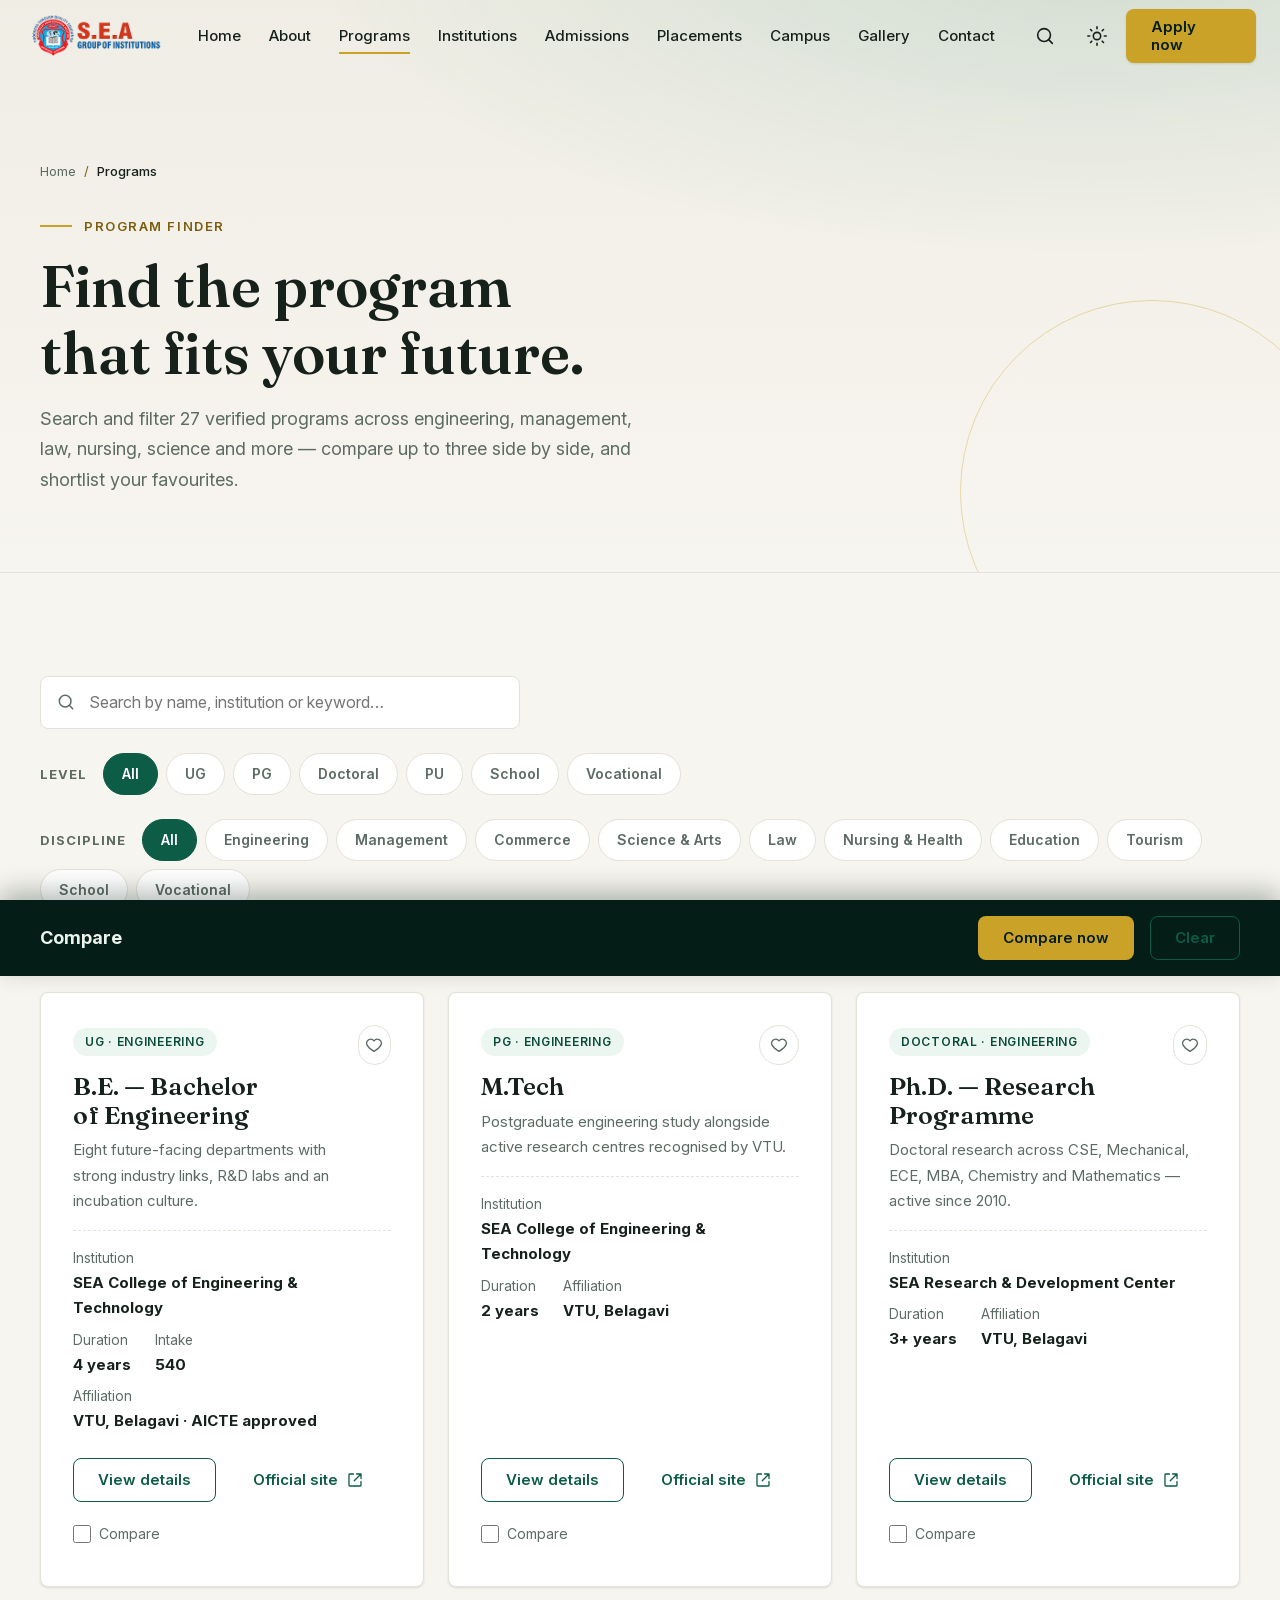
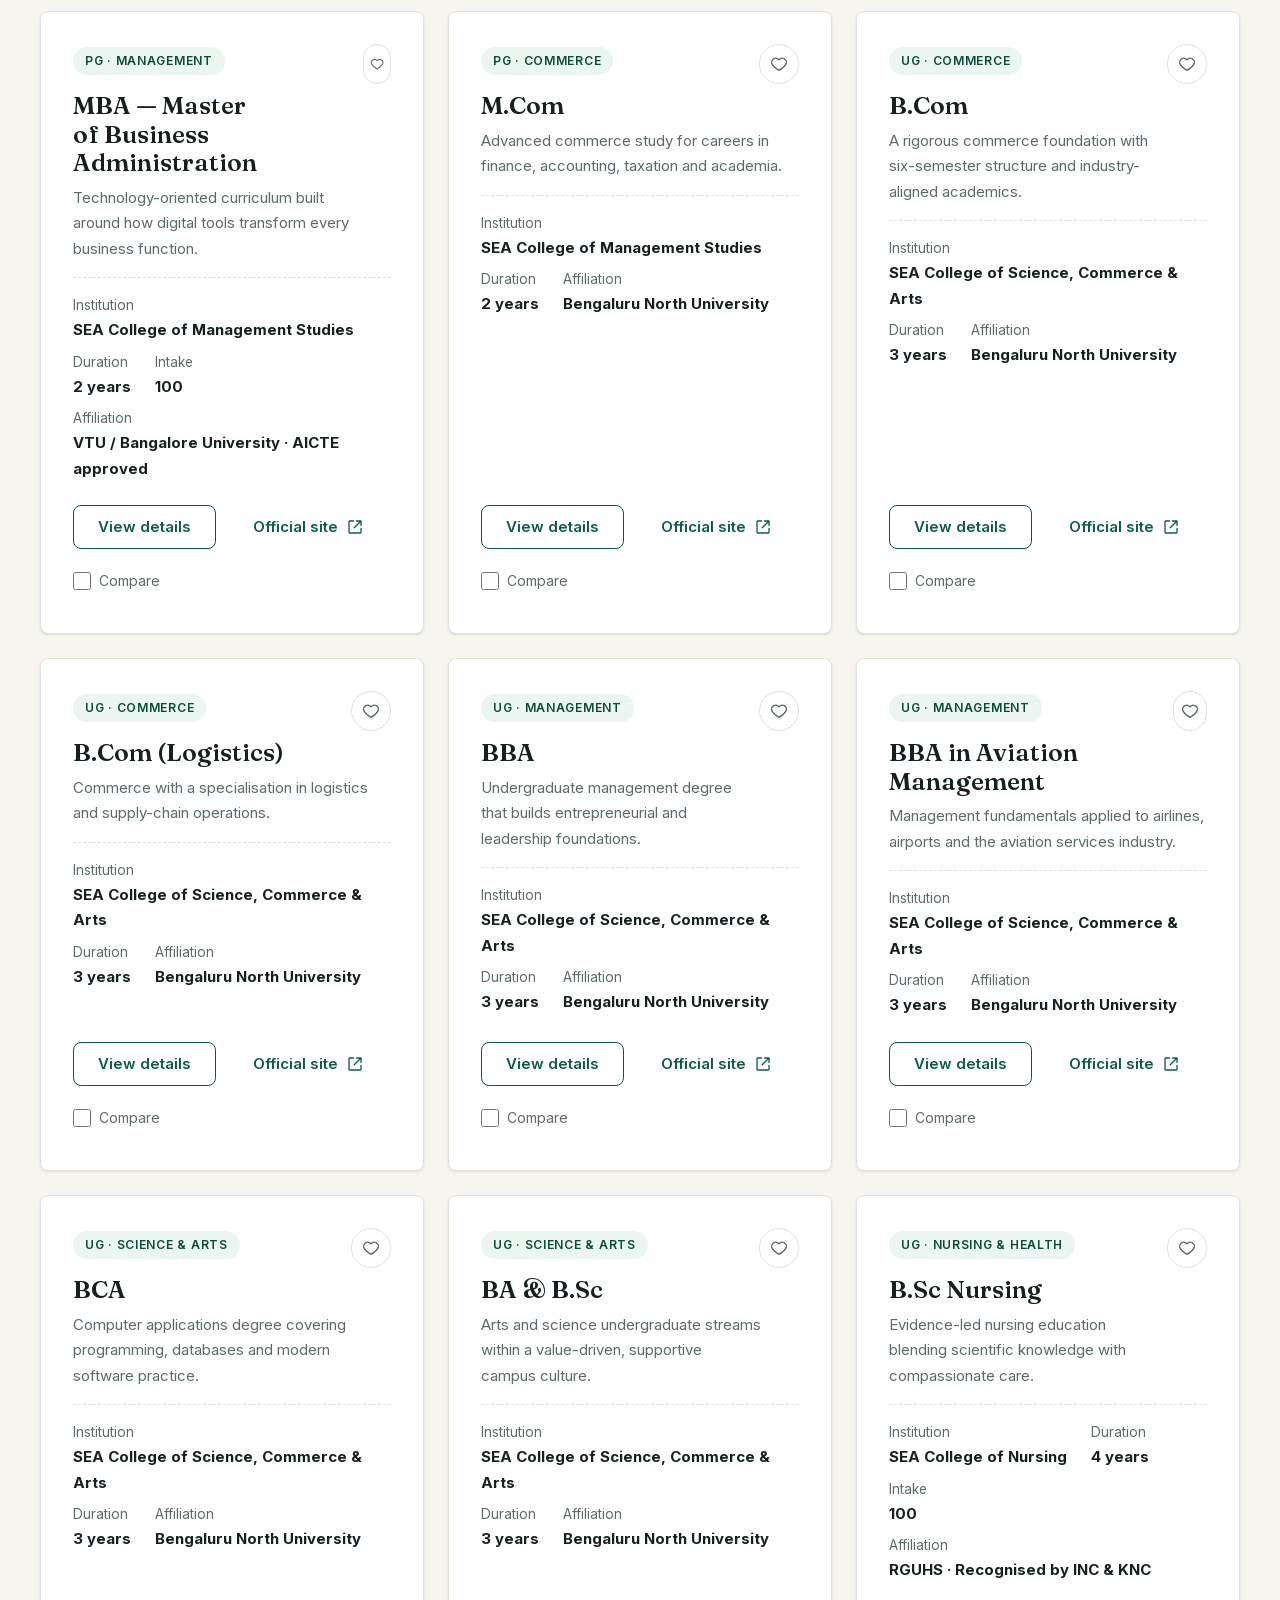
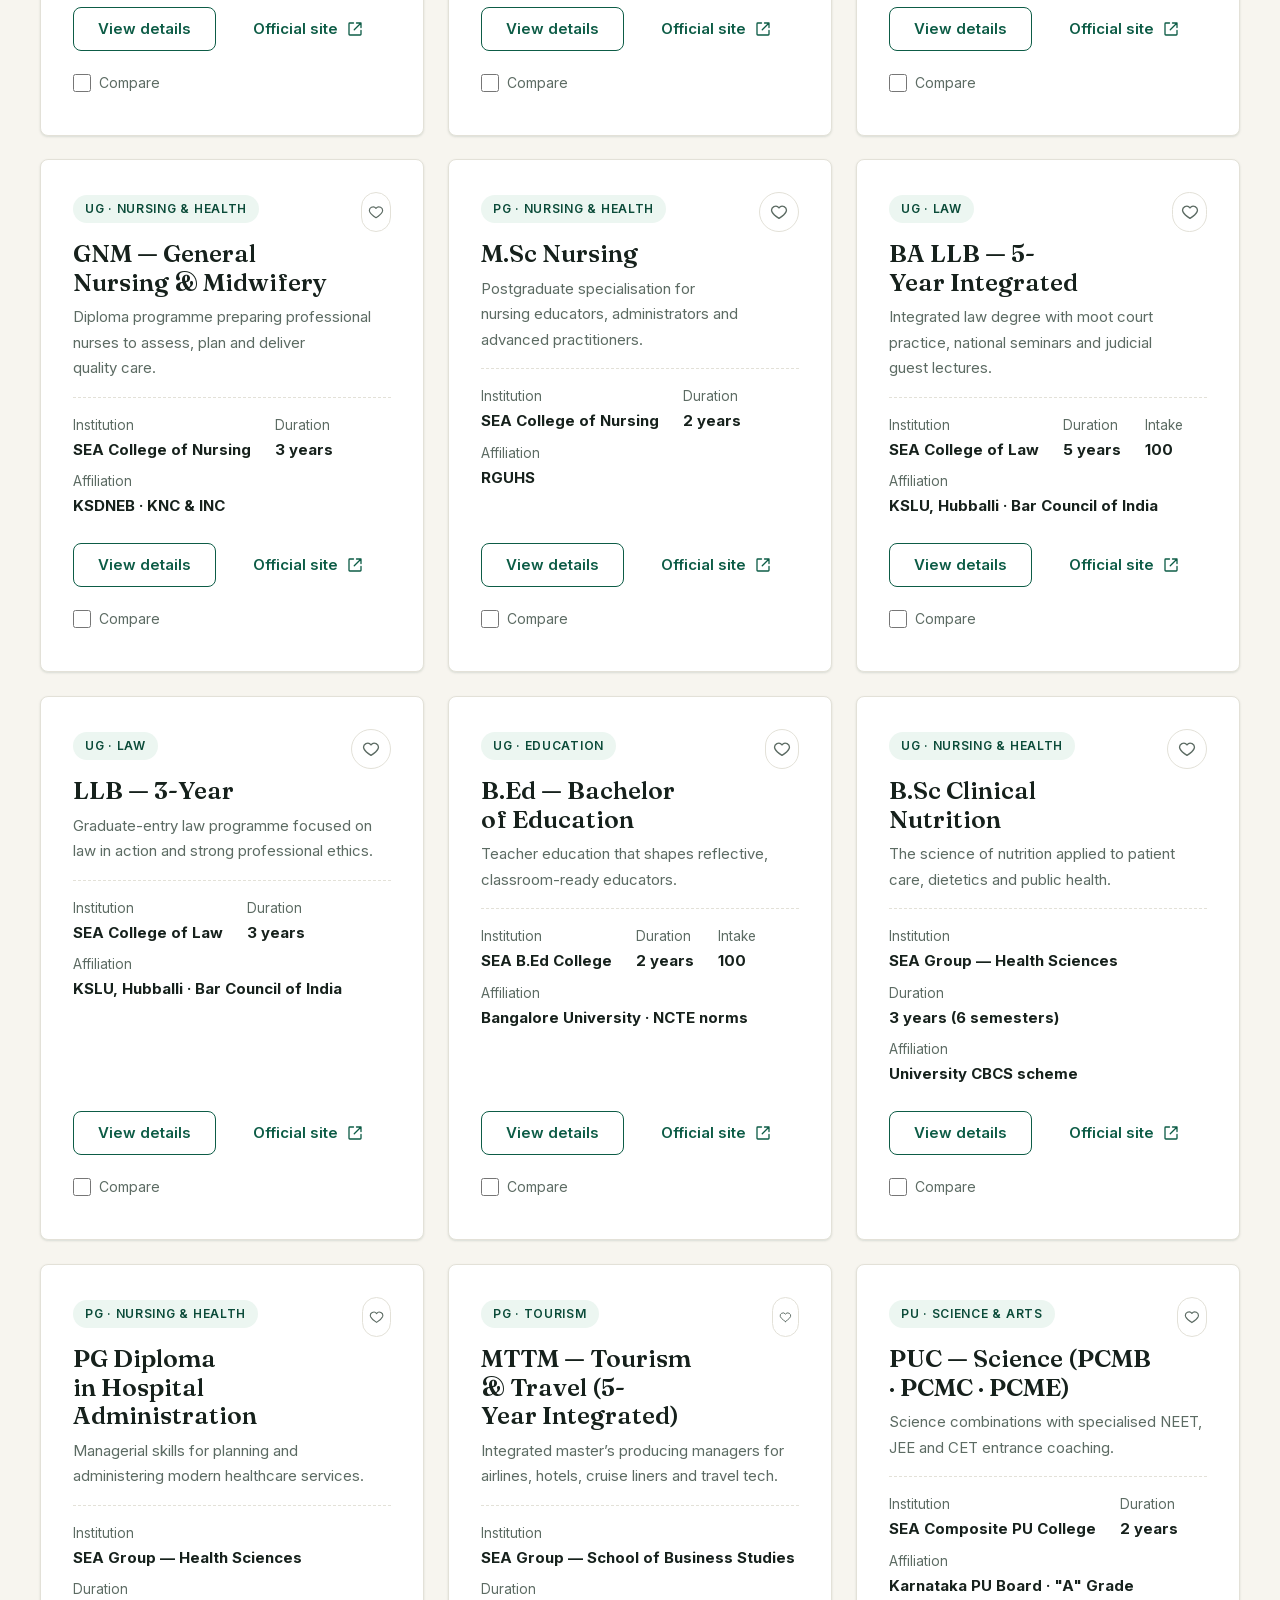
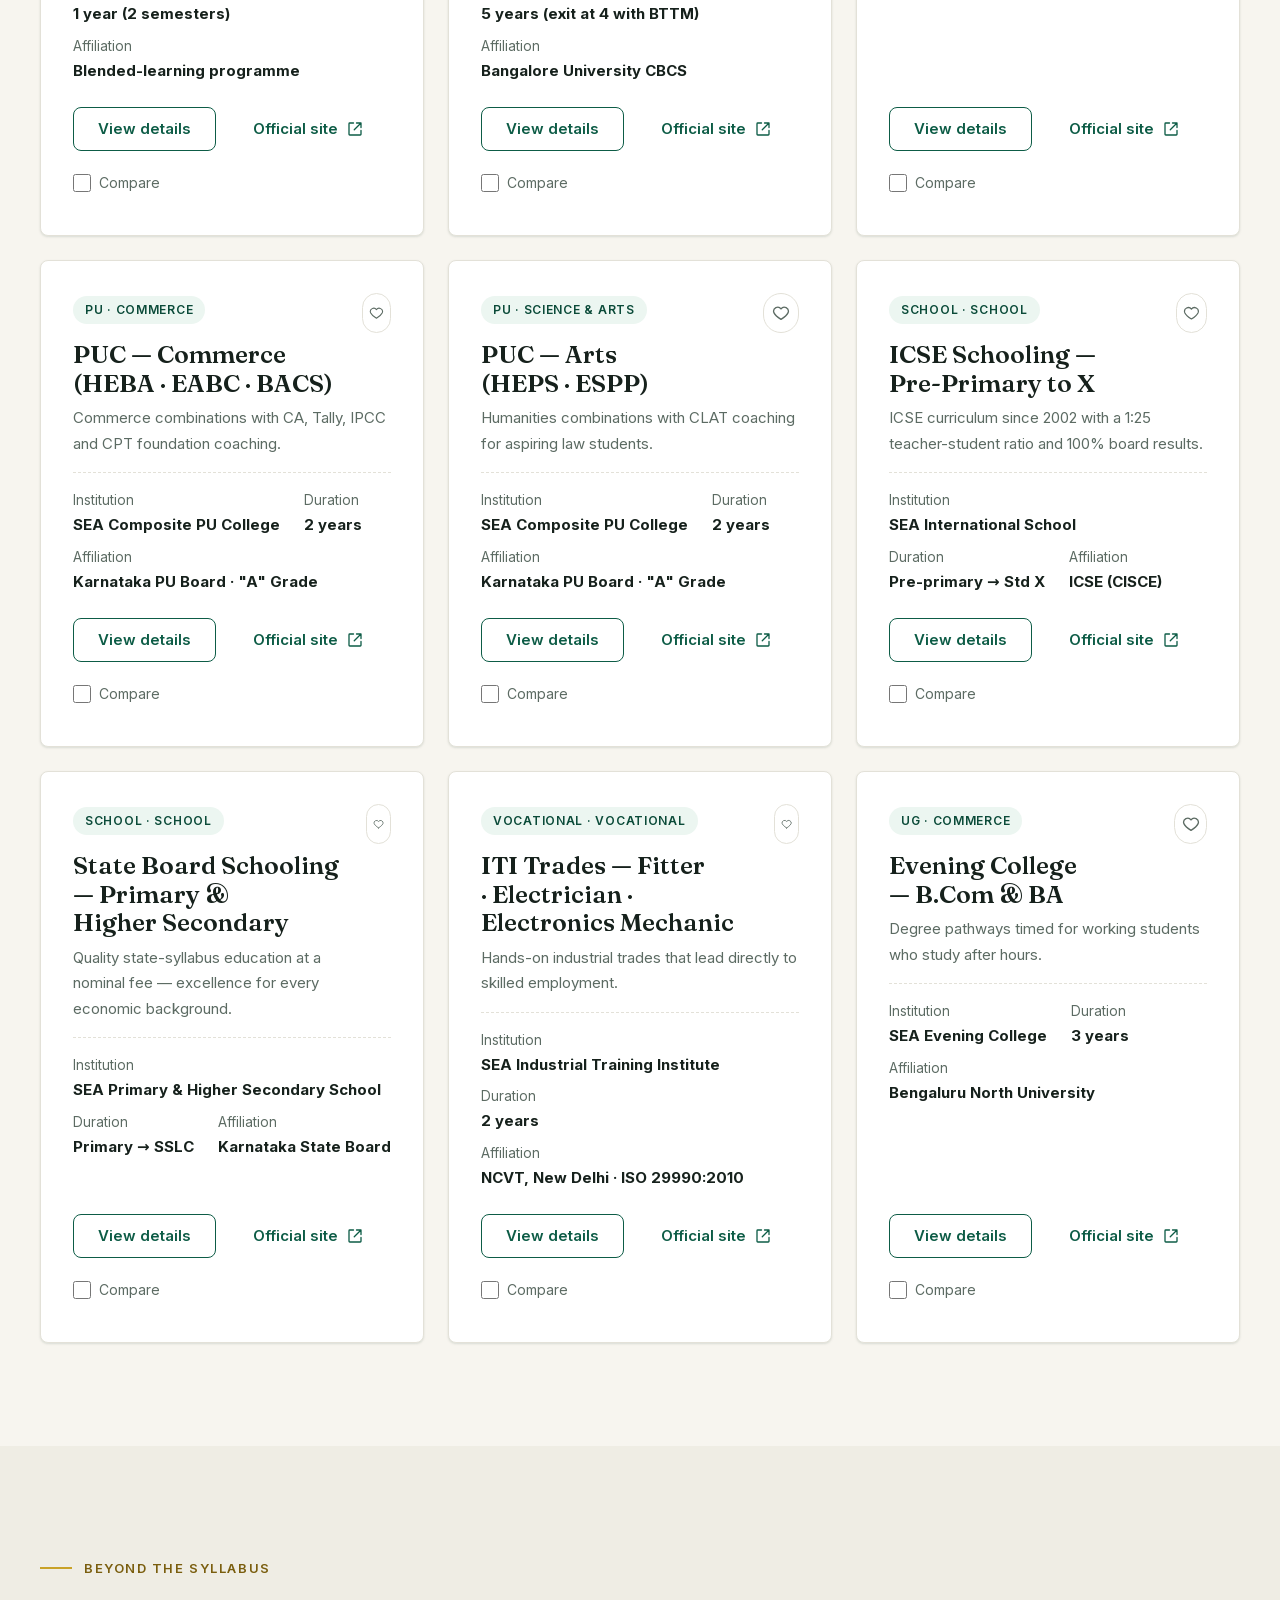
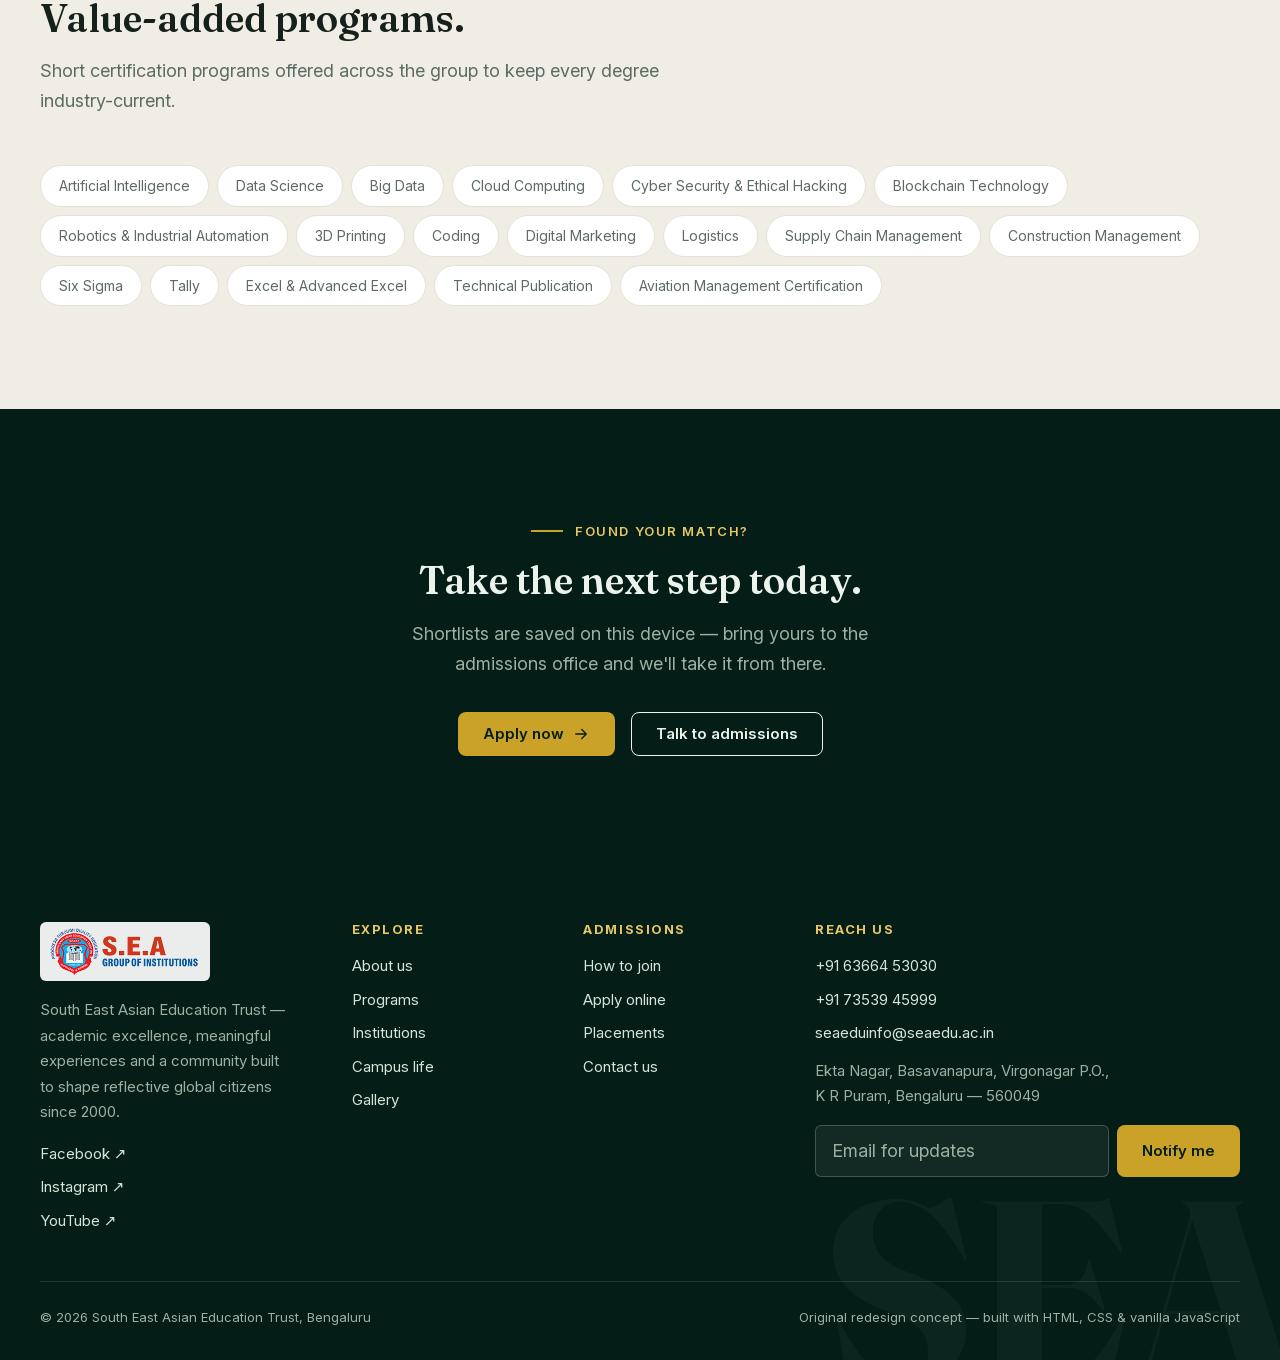
<file: programs.html>
<!DOCTYPE html>
<html lang="en">
<head>
  <meta charset="UTF-8">
  <meta name="viewport" content="width=device-width, initial-scale=1.0">
  <title>Programs | SEA Group of Institutions</title>
  <meta name="description" content="Search 27 verified programs across engineering, management, law, nursing, science and more. Filter, compare and shortlist — find your fit at SEA.">
  <meta property="og:title" content="Programs | SEA Group of Institutions">
  <meta property="og:description" content="Search 27 verified programs across engineering, management, law, nursing, science and more. Filter, compare and shortlist — find your fit at SEA.">
  <meta property="og:type" content="website">
  <meta property="og:image" content="assets/img/hero/campus-life.jpg">
  <meta name="theme-color" content="#0D5C46">
  <link rel="icon" type="image/png" href="assets/logo/favicon.png">
  <link rel="apple-touch-icon" href="assets/logo/favicon.png">
  <link rel="preload" href="assets/fonts/fraunces.woff2" as="font" type="font/woff2" crossorigin>
  <link rel="preload" href="assets/fonts/inter.woff2" as="font" type="font/woff2" crossorigin>
  <link rel="stylesheet" href="css/tokens.css">
  <link rel="stylesheet" href="css/base.css">
  <link rel="stylesheet" href="css/components.css">
  <link rel="stylesheet" href="css/animations.css">
  <link rel="stylesheet" href="css/pages.css">
  <script>
    /* Apply the saved theme before first paint — no flash of wrong theme. */
    (function () {
      try {
        var t = JSON.parse(localStorage.getItem('sea-theme'));
        document.documentElement.dataset.theme = t || 'light';
      } catch (e) { document.documentElement.dataset.theme = 'light'; }
    })();
  </script>
  <script type="module" src="js/main.js"></script>
</head>
<body>
  <a class="skip-link" href="#main">Skip to content</a>

  <div class="loader" aria-hidden="true">
    <div class="loader-crest"><img src="assets/logo/logo.png" alt="" width="284" height="89"></div>
    <div class="loader-line"></div>
  </div>

  <header class="site-header">
    <nav class="nav" aria-label="Primary">
      <a class="brand" href="index.html" aria-label="SEA Group of Institutions — home">
        <span class="brand-badge"><img src="assets/logo/logo.png" alt="SEA Group of Institutions crest" width="284" height="89"></span>
      </a>
      <div class="nav-links" id="nav-links">
        <a class="nav-link" href="index.html">Home</a>
        <a class="nav-link" href="about.html">About</a>
        <a class="nav-link" href="programs.html" aria-current="page">Programs</a>
        <a class="nav-link" href="institutions.html">Institutions</a>
        <a class="nav-link" href="admissions.html">Admissions</a>
        <a class="nav-link" href="placements.html">Placements</a>
        <a class="nav-link" href="campus.html">Campus</a>
        <a class="nav-link" href="gallery.html">Gallery</a>
        <a class="nav-link" href="contact.html">Contact</a>
        <a class="btn btn-primary nav-apply" href="apply.html">Apply now</a>
      </div>
      <div class="nav-actions">
        <button class="icon-btn search-toggle" aria-label="Search the site (Ctrl+K)">
          <svg class="icon" viewBox="0 0 24 24" aria-hidden="true"><circle cx="11" cy="11" r="7"/><path d="m20 20-4-4"/></svg>
        </button>
        <button class="icon-btn theme-toggle" aria-label="Switch theme" aria-pressed="false">
          <svg class="icon icon-sun" viewBox="0 0 24 24" aria-hidden="true"><circle cx="12" cy="12" r="4"/><path d="M12 2v2m0 16v2M4.9 4.9l1.4 1.4m11.4 11.4 1.4 1.4M2 12h2m16 0h2M4.9 19.1l1.4-1.4M17.7 6.3l1.4-1.4"/></svg>
          <svg class="icon icon-moon" viewBox="0 0 24 24" aria-hidden="true"><path d="M21 12.8A9 9 0 1 1 11.2 3a7 7 0 0 0 9.8 9.8Z"/></svg>
        </button>
        <a class="btn btn-primary" href="apply.html">Apply now</a>
        <button class="icon-btn menu-toggle" aria-label="Open menu" aria-expanded="false" aria-controls="nav-links">
          <svg class="icon" viewBox="0 0 24 24" aria-hidden="true"><path d="M4 7h16M4 12h16M4 17h16"/></svg>
        </button>
      </div>
      <div class="scroll-progress" aria-hidden="true"></div>
    </nav>
  </header>

  <main id="main">

    <section class="page-hero">
      <div class="container">
        <nav class="breadcrumb" aria-label="Breadcrumb">
          <a href="index.html">Home</a><span class="sep" aria-hidden="true">/</span><span aria-current="page">Programs</span>
        </nav>
        <p class="section-kicker">Program finder</p>
        <h1>Find the program that fits your future.</h1>
        <p class="lede">Search and filter 27 verified programs across engineering, management, law, nursing, science and more — compare up to three side by side, and shortlist your favourites.</p>
      </div>
    </section>

    <!-- Finder -->
    <section class="section" id="finder">
      <div class="container">
        <div class="finder-toolbar">
          <div class="finder-search">
            <svg class="icon" viewBox="0 0 24 24" aria-hidden="true"><circle cx="11" cy="11" r="7"/><path d="m20 20-4-4"/></svg>
            <input type="search" id="program-search" placeholder="Search by name, institution or keyword…" aria-label="Search programs" autocomplete="off">
          </div>
          <div class="filter-group" id="level-filters" role="group" aria-label="Filter by level">
            <span class="label">Level</span>
            <button class="chip active" data-value="all" aria-pressed="true">All</button>
            <button class="chip" data-value="UG" aria-pressed="false">UG</button>
            <button class="chip" data-value="PG" aria-pressed="false">PG</button>
            <button class="chip" data-value="Doctoral" aria-pressed="false">Doctoral</button>
            <button class="chip" data-value="PU" aria-pressed="false">PU</button>
            <button class="chip" data-value="School" aria-pressed="false">School</button>
            <button class="chip" data-value="Vocational" aria-pressed="false">Vocational</button>
          </div>
          <div class="filter-group" id="discipline-filters" role="group" aria-label="Filter by discipline">
            <span class="label">Discipline</span>
            <button class="chip active" data-value="all" aria-pressed="true">All</button>
            <button class="chip" data-value="Engineering" aria-pressed="false">Engineering</button>
            <button class="chip" data-value="Management" aria-pressed="false">Management</button>
            <button class="chip" data-value="Commerce" aria-pressed="false">Commerce</button>
            <button class="chip" data-value="Science & Arts" aria-pressed="false">Science & Arts</button>
            <button class="chip" data-value="Law" aria-pressed="false">Law</button>
            <button class="chip" data-value="Nursing & Health" aria-pressed="false">Nursing & Health</button>
            <button class="chip" data-value="Education" aria-pressed="false">Education</button>
            <button class="chip" data-value="Tourism" aria-pressed="false">Tourism</button>
            <button class="chip" data-value="School" aria-pressed="false">School</button>
            <button class="chip" data-value="Vocational" aria-pressed="false">Vocational</button>
          </div>
          <div class="filter-group">
            <button class="chip" id="saved-filter" aria-pressed="false">♥ My shortlist (<span id="shortlist-count">0</span>)</button>
            <span class="result-count" id="program-count" aria-live="polite"></span>
          </div>
        </div>

        <div class="grid grid-3" id="program-grid"></div>
        <noscript><p class="lede">The interactive program finder needs JavaScript. Meanwhile, explore <a href="institutions.html">our institutions</a> for the full list of programs.</p></noscript>

        <div class="no-results" id="program-empty" hidden>
          <h3>No programs match that search.</h3>
          <p class="muted" style="margin:.5rem 0 1rem">Try a broader term, or one of these:</p>
          <button class="chip" data-suggest="Engineering">Engineering</button>
          <button class="chip" data-suggest="Nursing">Nursing</button>
          <button class="chip" data-suggest="Commerce">Commerce</button>
          <button class="chip" data-suggest="Law">Law</button>
          <button class="chip" data-suggest="MBA">MBA</button>
        </div>
      </div>
    </section>

    <!-- Value-added programs -->
    <section class="section section-alt">
      <div class="container">
        <div class="section-head">
          <p class="section-kicker">Beyond the syllabus</p>
          <h2>Value-added programs.</h2>
          <p class="lede">Short certification programs offered across the group to keep every degree industry-current.</p>
        </div>
        <div class="value-added-cloud reveal">
          <span>Artificial Intelligence</span>
          <span>Data Science</span>
          <span>Big Data</span>
          <span>Cloud Computing</span>
          <span>Cyber Security & Ethical Hacking</span>
          <span>Blockchain Technology</span>
          <span>Robotics & Industrial Automation</span>
          <span>3D Printing</span>
          <span>Coding</span>
          <span>Digital Marketing</span>
          <span>Logistics</span>
          <span>Supply Chain Management</span>
          <span>Construction Management</span>
          <span>Six Sigma</span>
          <span>Tally</span>
          <span>Excel & Advanced Excel</span>
          <span>Technical Publication</span>
          <span>Aviation Management Certification</span>
        </div>
      </div>
    </section>

    <section class="section dark-band cta-band">
      <div class="container">
        <p class="section-kicker" style="justify-content:center">Found your match?</p>
        <h2>Take the next step today.</h2>
        <p class="lede">Shortlists are saved on this device — bring yours to the admissions office and we'll take it from there.</p>
        <div class="hero-actions">
          <a class="btn btn-primary" href="apply.html">Apply now <svg class="icon" viewBox="0 0 24 24" aria-hidden="true"><path d="M5 12h14M13 6l6 6-6 6"/></svg></a>
          <a class="btn btn-outline" href="contact.html">Talk to admissions</a>
        </div>
      </div>
    </section>

    <!-- Compare bar -->
    <div class="compare-bar" id="compare-bar">
      <div class="container">
        <strong>Compare</strong>
        <div class="compare-slots"></div>
        <button class="btn btn-primary" id="compare-open" disabled>Compare now</button>
        <button class="btn btn-outline" id="compare-clear">Clear</button>
      </div>
    </div>

    <!-- Compare modal -->
    <div class="modal" id="compare-modal" role="dialog" aria-modal="true" aria-label="Program comparison">
      <div class="modal-box">
        <button class="icon-btn modal-close" aria-label="Close comparison">
          <svg class="icon" viewBox="0 0 24 24" aria-hidden="true"><path d="M6 6l12 12M18 6L6 18"/></svg>
        </button>
        <p class="section-kicker">Side by side</p>
        <h2 style="font-size:var(--text-h3);margin-bottom:1.5rem">Program comparison</h2>
        <div class="table-wrap">
          <table class="data" id="compare-table"></table>
        </div>
      </div>
    </div>

  </main>

  <footer class="site-footer">
    <span class="footer-watermark" aria-hidden="true" data-text="SEA"></span>
    <div class="container">
      <div class="footer-grid">
        <div>
          <span class="footer-brand-badge"><img src="assets/logo/logo.png" alt="SEA Group of Institutions crest" width="284" height="89"></span>
          <p>South East Asian Education Trust — academic excellence, meaningful experiences and a community built to shape reflective global citizens since 2000.</p>
          <div class="footer-links" style="margin-top:1rem">
            <a href="https://www.facebook.com/share/1C2GkDRqiD/" target="_blank" rel="noopener">Facebook ↗</a>
            <a href="https://www.instagram.com/sea_group_of_institutions/" target="_blank" rel="noopener">Instagram ↗</a>
            <a href="https://youtube.com/@seaedu2023" target="_blank" rel="noopener">YouTube ↗</a>
          </div>
        </div>
        <nav aria-label="Explore">
          <h3>Explore</h3>
          <div class="footer-links">
            <a href="about.html">About us</a>
            <a href="programs.html">Programs</a>
            <a href="institutions.html">Institutions</a>
            <a href="campus.html">Campus life</a>
            <a href="gallery.html">Gallery</a>
          </div>
        </nav>
        <nav aria-label="Admissions">
          <h3>Admissions</h3>
          <div class="footer-links">
            <a href="admissions.html">How to join</a>
            <a href="apply.html">Apply online</a>
            <a href="placements.html">Placements</a>
            <a href="contact.html">Contact us</a>
          </div>
        </nav>
        <div>
          <h3>Reach us</h3>
          <div class="footer-links">
            <a href="tel:+916366453030">+91 63664 53030</a>
            <a href="tel:+917353945999">+91 73539 45999</a>
            <a href="mailto:seaeduinfo@seaedu.ac.in">seaeduinfo@seaedu.ac.in</a>
          </div>
          <p style="margin-top:.75rem">Ekta Nagar, Basavanapura, Virgonagar P.O.,<br>K R Puram, Bengaluru — 560049</p>
          <div class="newsletter">
            <input type="email" placeholder="Email for updates" aria-label="Email address for updates" autocomplete="email">
            <button class="btn btn-primary" type="button">Notify me</button>
          </div>
          <p class="error" aria-live="polite"></p>
        </div>
      </div>
      <div class="footer-bottom">
        <span>© 2026 South East Asian Education Trust, Bengaluru</span>
        <span>Original redesign concept — built with HTML, CSS &amp; vanilla JavaScript</span>
      </div>
    </div>
  </footer>

  <div class="palette" role="dialog" aria-modal="true" aria-label="Site search">
    <div class="palette-box">
      <div class="palette-input-row">
        <svg class="icon" viewBox="0 0 24 24" aria-hidden="true"><circle cx="11" cy="11" r="7"/><path d="m20 20-4-4"/></svg>
        <input class="palette-input" type="search" placeholder="Search pages, programs, institutions…" aria-label="Search the site" autocomplete="off">
        <kbd>Esc</kbd>
      </div>
      <div class="palette-results"></div>
    </div>
  </div>

  <button class="back-to-top" aria-label="Back to top">
    <svg class="icon" viewBox="0 0 24 24" aria-hidden="true"><path d="M12 19V5m0 0-6 6m6-6 6 6"/></svg>
  </button>
</body>
</html>
</file>
<file: css/tokens.css>
/* ============================================================
   SEA Group of Institutions — Design Tokens
   "Emerald Heritage" system: deep emerald + heritage gold on
   warm ivory. Every text/background pair meets WCAG AA.
   ============================================================ */

@font-face {
  font-family: 'Fraunces';
  src: url('../assets/fonts/fraunces.woff2') format('woff2');
  font-weight: 400 700;
  font-style: normal;
  font-display: swap;
}
@font-face {
  font-family: 'Fraunces';
  src: url('../assets/fonts/fraunces-italic.woff2') format('woff2');
  font-weight: 400 700;
  font-style: italic;
  font-display: swap;
}
@font-face {
  font-family: 'Inter';
  src: url('../assets/fonts/inter.woff2') format('woff2');
  font-weight: 400 700;
  font-style: normal;
  font-display: swap;
}
/* Metric-tuned Georgia stand-in so headlines keep their box while
   Fraunces loads — kills the font-swap layout shift. */
@font-face {
  font-family: 'Fraunces-fallback';
  src: local('Georgia');
  size-adjust: 103%;
  ascent-override: 96%;
  descent-override: 25%;
  line-gap-override: 0%;
}

:root {
  /* Primary — Emerald */
  --emerald-50: #ECF6F1;
  --emerald-100: #D5EBE1;
  --emerald-200: #ABD6C6;
  --emerald-300: #7BBEA6;
  --emerald-400: #4A9E82;
  --emerald-500: #1F7D62;
  --emerald-600: #0D5C46; /* primary — 7.9:1 on white */
  --emerald-700: #0B4B39;
  --emerald-800: #093C2E;
  --emerald-900: #072E23;
  --emerald-950: #041D16;

  /* Accent — Heritage Gold */
  --gold-300: #E8C766;
  --gold-400: #DBB44A;
  --gold-500: #C9A227; /* decorative / fills only on light */
  --gold-600: #A8861D;
  --gold-700: #8C6D12; /* text-safe gold on light */

  /* Neutrals — warm paper */
  --bg: #F7F5EF;
  --surface: #FFFFFF;
  --surface-2: #EFEDE4;
  --ink: #16211C;
  --muted: #5C6B63;
  --border: #E3E1D8;
  --error: #B3261E;
  --success: #0D5C46;

  /* Semantic aliases */
  --primary: var(--emerald-600);
  --primary-strong: var(--emerald-700);
  --accent: var(--gold-500);
  --accent-text: #7A5E0E; /* ≥5.2:1 on ivory, alt band and white */
  --on-accent: var(--emerald-950);

  /* Dark band (used on both themes) */
  --band-bg: var(--emerald-950);
  --band-ink: #ECF2EC;
  --band-muted: #9DB0A4;
  --band-border: rgb(255 255 255 / .12);

  /* Type */
  --font-display: 'Fraunces', 'Fraunces-fallback', Georgia, 'Times New Roman', serif;
  --font-body: 'Inter', system-ui, -apple-system, 'Segoe UI', sans-serif;
  --text-display: clamp(2.5rem, 1.9rem + 2.2vw, 4rem);       /* 40 → 64px */
  --text-h2: clamp(1.75rem, 1.45rem + 1.2vw, 2.75rem);
  --text-h3: clamp(1.25rem, 1.15rem + .5vw, 1.6rem);
  --text-body: 1rem;
  --text-small: .875rem;

  /* Space (8px scale) */
  --s-1: .25rem;  --s-2: .5rem;  --s-3: .75rem; --s-4: 1rem;
  --s-6: 1.5rem;  --s-8: 2rem;   --s-12: 3rem;  --s-16: 4rem;
  --s-24: 6rem;   --section-pad: clamp(4rem, 8vw, 7rem);

  /* Shape & elevation */
  --radius-sm: 6px;
  --radius: 8px;
  --radius-pill: 999px;
  --shadow-1: 0 1px 2px rgb(9 60 46 / .06), 0 1px 3px rgb(9 60 46 / .08);
  --shadow-2: 0 8px 24px -8px rgb(9 60 46 / .14);
  --shadow-3: 0 24px 48px -12px rgb(9 60 46 / .18);

  /* Motion */
  --ease: cubic-bezier(.22, 1, .36, 1);
  --t-fast: 150ms;
  --t-med: 300ms;
  --t-slow: 600ms;

  /* Layout */
  --container: 1200px;
  --container-wide: 1320px;
  --header-h: 72px;

  color-scheme: light;
}

[data-theme="dark"] {
  --bg: #0A120E;
  --surface: #101B15;
  --surface-2: #16241D;
  --ink: #ECF2EC;
  --muted: #9DB0A4;
  --border: #23342B;
  --error: #F2B8B5;
  --success: #7BBEA6;

  --primary: #4A9E82;          /* links & interactive lighten */
  --primary-strong: #7BBEA6;
  --accent: #E0BE55;           /* gold brightens */
  --accent-text: #E0BE55;      /* 9.2:1 on #0A120E */
  --on-accent: #041D16;

  --band-bg: #071510;
  --shadow-1: 0 1px 2px rgb(0 0 0 / .4);
  --shadow-2: 0 8px 24px -8px rgb(0 0 0 / .5);
  --shadow-3: 0 24px 48px -12px rgb(0 0 0 / .6);

  color-scheme: dark;
}
</file>
<file: css/base.css>
/* ============================================================
   Base — reset, typography, layout primitives, utilities
   ============================================================ */

*, *::before, *::after { box-sizing: border-box; }

* { margin: 0; }

html {
  -webkit-text-size-adjust: 100%;
  scroll-behavior: smooth;
  scroll-padding-top: calc(var(--header-h) + 16px);
}

body {
  font-family: var(--font-body);
  font-size: var(--text-body);
  line-height: 1.7;
  color: var(--ink);
  background: var(--bg);
  -webkit-font-smoothing: antialiased;
  transition: background-color var(--t-med) var(--ease), color var(--t-med) var(--ease);
  /* Decorative offsets (pre-reveal transforms, watermarks) never cause page scroll. */
  overflow-x: clip;
}
/* clip (not hidden) keeps position:sticky children working. */
main { overflow-x: clip; }
@supports not (overflow: clip) {
  body, main { overflow-x: hidden; }
}

@media (min-width: 1024px) {
  body { font-size: 1.125rem; }
}

img, svg, video { display: block; max-width: 100%; }
img { height: auto; }

h1, h2, h3, h4 {
  font-family: var(--font-display);
  font-weight: 600;
  line-height: 1.15;
  text-wrap: balance;
}

h1 { font-size: var(--text-display); }
h2 { font-size: var(--text-h2); }
h3 { font-size: var(--text-h3); }
h4 { font-size: 1.125rem; }

p { text-wrap: pretty; }

a { color: var(--primary); text-decoration: none; }
a:hover { text-decoration: underline; text-underline-offset: 3px; }

ul[role="list"], ol[role="list"] { list-style: none; padding: 0; }

button {
  font: inherit;
  color: inherit;
  background: none;
  border: 0;
  cursor: pointer;
}

input, select, textarea { font: inherit; color: inherit; }

:focus-visible {
  outline: 3px solid var(--accent);
  outline-offset: 2px;
  border-radius: var(--radius-sm);
}

::selection { background: var(--emerald-200); color: var(--emerald-950); }
[data-theme="dark"] ::selection { background: var(--emerald-700); color: #ECF2EC; }

/* ---- Layout primitives ---- */

.container {
  width: min(100% - 3rem, var(--container));
  margin-inline: auto;
}

.container-wide { width: min(100% - 3rem, var(--container-wide)); margin-inline: auto; }

.section { padding-block: var(--section-pad); }

.section-alt { background: var(--surface-2); }

.dark-band {
  background: var(--band-bg);
  color: var(--band-ink);
  position: relative;
  overflow: hidden;
}
.dark-band .section-kicker { color: var(--gold-300); }
.dark-band .muted { color: var(--band-muted); }

.grid { display: grid; gap: var(--s-6); }
.grid-2 { grid-template-columns: repeat(2, minmax(0, 1fr)); }
.grid-3 { grid-template-columns: repeat(3, minmax(0, 1fr)); }
.grid-4 { grid-template-columns: repeat(4, minmax(0, 1fr)); }

@media (max-width: 1023px) {
  .grid-3, .grid-4 { grid-template-columns: repeat(2, minmax(0, 1fr)); }
}
@media (max-width: 767px) {
  .grid-2, .grid-3, .grid-4 { grid-template-columns: minmax(0, 1fr); }
}

/* ---- Section headers ---- */

.section-kicker {
  display: inline-flex;
  align-items: center;
  gap: var(--s-3);
  font-size: .8125rem;
  font-weight: 600;
  letter-spacing: .12em;
  text-transform: uppercase;
  color: var(--accent-text);
  margin-bottom: var(--s-4);
}
.section-kicker::before {
  content: "";
  width: 2rem;
  height: 2px;
  background: var(--accent);
}

.section-head { max-width: 46rem; margin-bottom: var(--s-12); }
.section-head.split {
  max-width: none;
  display: flex;
  flex-wrap: wrap;
  align-items: flex-end;
  justify-content: space-between;
  gap: var(--s-6);
}
.section-head .lede { margin-top: var(--s-4); }

.lede { font-size: 1.125rem; color: var(--muted); }
.muted { color: var(--muted); }
.small { font-size: var(--text-small); }

.gold-italic { font-family: var(--font-display); font-style: italic; color: var(--accent-text); }

/* ---- Utilities ---- */

.skip-link {
  position: absolute;
  top: -100px;
  left: var(--s-4);
  z-index: 200;
  padding: var(--s-3) var(--s-6);
  background: var(--emerald-950);
  color: #fff;
  border-radius: var(--radius);
  transition: top var(--t-fast) var(--ease);
}
.skip-link:focus { top: var(--s-4); }

.visually-hidden {
  position: absolute;
  width: 1px; height: 1px;
  clip-path: inset(50%);
  overflow: hidden;
  white-space: nowrap;
}

.hidden { display: none !important; }

.tabular { font-variant-numeric: tabular-nums; }
</file>
<file: css/components.css>
/* ============================================================
   Components — buttons, nav, footer, cards, forms, overlays
   ============================================================ */

/* ---- Buttons ---- */

.btn {
  display: inline-flex;
  align-items: center;
  justify-content: center;
  gap: var(--s-2);
  min-height: 44px;
  padding: .625rem 1.5rem;
  border-radius: var(--radius);
  border: 1px solid transparent;
  font-weight: 600;
  font-size: .9375rem;
  line-height: 1.2;
  cursor: pointer;
  transition: transform var(--t-fast) var(--ease), box-shadow var(--t-fast) var(--ease),
              background-color var(--t-fast) var(--ease), color var(--t-fast) var(--ease),
              border-color var(--t-fast) var(--ease);
}
.btn:hover { text-decoration: none; transform: translateY(-2px); }
.btn:active { transform: translateY(0); }
.btn svg { width: 18px; height: 18px; }

.btn-primary {
  background: var(--accent);
  color: var(--on-accent);
  box-shadow: var(--shadow-1);
}
.btn-primary:hover { background: var(--gold-400); box-shadow: var(--shadow-2); }
[data-theme="dark"] .btn-primary:hover { background: var(--gold-300); }

.btn-outline {
  border-color: var(--primary);
  color: var(--primary);
}
.btn-outline:hover { background: var(--primary); color: var(--surface); }
.dark-band .btn-outline { border-color: var(--band-ink); color: var(--band-ink); }
.dark-band .btn-outline:hover { background: var(--band-ink); color: var(--emerald-950); }

.btn-ghost { color: var(--primary); }
.btn-ghost:hover { background: var(--emerald-50); }
[data-theme="dark"] .btn-ghost:hover { background: var(--surface-2); }

.icon-btn {
  display: inline-flex;
  align-items: center;
  justify-content: center;
  width: 44px;
  height: 44px;
  border-radius: var(--radius);
  color: var(--ink);
  transition: background-color var(--t-fast) var(--ease), color var(--t-fast) var(--ease);
}
.icon-btn:hover { background: var(--surface-2); }
.icon-btn svg { width: 22px; height: 22px; }

/* ---- Icons (inline SVG, Lucide-style strokes) ---- */

.icon {
  width: 24px;
  height: 24px;
  fill: none;
  stroke: currentColor;
  stroke-width: 1.75;
  stroke-linecap: round;
  stroke-linejoin: round;
  flex-shrink: 0;
}

.icon-medallion {
  display: inline-flex;
  align-items: center;
  justify-content: center;
  width: 56px;
  height: 56px;
  border-radius: var(--radius);
  background: var(--emerald-50);
  color: var(--emerald-600);
  border: 1px solid var(--emerald-100);
}
[data-theme="dark"] .icon-medallion {
  background: var(--surface-2);
  color: var(--emerald-300);
  border-color: var(--border);
}
.dark-band .icon-medallion {
  background: rgb(255 255 255 / .06);
  color: var(--gold-300);
  border-color: var(--band-border);
}

/* ---- Theme toggle sun/moon swap ---- */

.theme-toggle .icon-moon { display: none; }
[data-theme="dark"] .theme-toggle .icon-moon { display: block; }
[data-theme="dark"] .theme-toggle .icon-sun { display: none; }

/* ---- Header / navigation ---- */

.site-header {
  position: fixed;
  inset: 0 0 auto 0;
  z-index: 100;
  height: var(--header-h);
  display: flex;
  align-items: center;
  border-bottom: 1px solid transparent;
  transition: background-color var(--t-med) var(--ease), border-color var(--t-med) var(--ease),
              box-shadow var(--t-med) var(--ease);
}
.site-header.scrolled,
.site-header.solid {
  background: color-mix(in srgb, var(--bg) 86%, transparent);
  -webkit-backdrop-filter: blur(14px);
  backdrop-filter: blur(14px);
  border-color: var(--border);
  box-shadow: var(--shadow-1);
}

.scroll-progress {
  position: absolute;
  bottom: -1px;
  left: 0;
  height: 2px;
  width: 0;
  background: var(--accent);
  z-index: 1;
}

.nav {
  display: flex;
  align-items: center;
  gap: var(--s-4);
  width: min(100% - 3rem, var(--container-wide));
  margin-inline: auto;
}

.brand {
  display: flex;
  align-items: center;
  gap: var(--s-3);
  margin-right: auto;
}
.brand:hover { text-decoration: none; }
.brand img { width: 132px; height: 41px; object-fit: contain; }

/* Over-hero (transparent header) treatment */
.site-header:not(.scrolled):not(.solid).over-hero { color: #fff; }
.site-header:not(.scrolled):not(.solid).over-hero .nav-link,
.site-header:not(.scrolled):not(.solid).over-hero .icon-btn { color: #fff; }
.site-header:not(.scrolled):not(.solid).over-hero .icon-btn:hover { background: rgb(255 255 255 / .12); }
.site-header:not(.scrolled):not(.solid).over-hero .brand-badge { background: rgb(255 255 255 / .92); }

.brand-badge {
  display: inline-flex;
  padding: 4px 8px;
  border-radius: var(--radius-sm);
  background: transparent;
  transition: background-color var(--t-med) var(--ease);
}
/* The crest is dark-on-transparent — give it a light chip in dark theme. */
[data-theme="dark"] .brand-badge { background: rgb(255 255 255 / .92); }

.nav-links {
  display: flex;
  align-items: center;
  gap: var(--s-1);
}
.nav-link {
  padding: .5rem .75rem;
  border-radius: var(--radius-sm);
  color: var(--ink);
  font-weight: 500;
  font-size: .9375rem;
  white-space: nowrap;
  position: relative;
}
.nav-link:hover { text-decoration: none; background: color-mix(in srgb, var(--surface-2) 70%, transparent); }
.nav-link[aria-current="page"]::after {
  content: "";
  position: absolute;
  left: .75rem;
  right: .75rem;
  bottom: 2px;
  height: 2px;
  background: var(--accent);
}

.nav-actions { display: flex; align-items: center; gap: var(--s-2); }
.nav .btn-primary { min-height: 40px; padding-block: .5rem; }

.menu-toggle { display: none; }

@media (max-width: 1119px) {
  .nav-links {
    position: fixed;
    inset: var(--header-h) 0 auto 0;
    flex-direction: column;
    align-items: stretch;
    gap: 0;
    padding: var(--s-4) var(--s-6) var(--s-8);
    background: var(--bg);
    border-bottom: 1px solid var(--border);
    box-shadow: var(--shadow-3);
    transform: translateY(-16px);
    opacity: 0;
    visibility: hidden;
    transition: transform var(--t-med) var(--ease), opacity var(--t-med) var(--ease), visibility 0s var(--t-med);
    max-height: calc(100dvh - var(--header-h));
    overflow-y: auto;
  }
  .nav-links.open {
    transform: translateY(0);
    opacity: 1;
    visibility: visible;
    transition: transform var(--t-med) var(--ease), opacity var(--t-med) var(--ease);
  }
  .nav-link { padding: .875rem .75rem; font-size: 1.0625rem; color: var(--ink); }
  /* The drawer is a solid panel — links must use ink even while the
     transparent header sits over the hero (white-link state). */
  .site-header:not(.scrolled):not(.solid).over-hero .nav-link { color: var(--ink); }
  .nav-link + .nav-link { border-top: 1px solid var(--border); }
  .nav-link[aria-current="page"]::after { bottom: 10px; width: 2rem; right: auto; }
  .menu-toggle { display: inline-flex; }
  .nav .btn-primary { display: none; }
  .nav-links .nav-apply {
    display: inline-flex;
    margin-top: var(--s-4);
  }
}
@media (min-width: 1120px) {
  .nav-links .nav-apply { display: none; }
}

/* ---- Announcement ticker ---- */

.ticker {
  overflow: hidden;
  background: var(--emerald-950);
  color: var(--emerald-100);
  border-block: 1px solid var(--band-border);
  padding-block: .625rem;
  display: flex;
  align-items: center;
  gap: var(--s-4);
}
.ticker-label {
  flex-shrink: 0;
  margin-left: var(--s-6);
  padding: .125rem .75rem;
  border-radius: var(--radius-pill);
  background: var(--gold-500);
  color: var(--emerald-950);
  font-size: .75rem;
  font-weight: 700;
  letter-spacing: .08em;
  text-transform: uppercase;
}
.ticker-viewport { overflow: hidden; flex: 1; }
.ticker-track {
  display: flex;
  gap: var(--s-8);
  width: max-content;
  animation: ticker-scroll 36s linear infinite;
}
.ticker:hover .ticker-track,
.ticker.paused .ticker-track { animation-play-state: paused; }
.ticker-track span { white-space: nowrap; font-size: .9375rem; }
.ticker-track .sep { color: var(--gold-400); }

/* ---- Cards ---- */

.card {
  background: var(--surface);
  border: 1px solid var(--border);
  border-radius: var(--radius);
  padding: var(--s-8);
  box-shadow: var(--shadow-1);
  transition: transform var(--t-med) var(--ease), box-shadow var(--t-med) var(--ease),
              border-color var(--t-med) var(--ease);
}
.card:hover { transform: translateY(-4px); box-shadow: var(--shadow-3); }

.card h3 { margin-bottom: var(--s-2); }
.card > p { color: var(--muted); font-size: .9375rem; }

.card-link {
  display: inline-flex;
  align-items: center;
  gap: var(--s-2);
  margin-top: var(--s-4);
  font-weight: 600;
  font-size: .9375rem;
}
.card-link .icon { width: 18px; height: 18px; transition: transform var(--t-fast) var(--ease); }
.card:hover .card-link .icon { transform: translateX(4px); }

.tag {
  display: inline-block;
  padding: .25rem .75rem;
  border-radius: var(--radius-pill);
  background: var(--emerald-50);
  color: var(--emerald-700);
  font-size: .75rem;
  font-weight: 600;
  letter-spacing: .06em;
  text-transform: uppercase;
  margin-bottom: var(--s-4);
}
[data-theme="dark"] .tag { background: var(--surface-2); color: var(--emerald-200); }

/* Tilt cards (pointer-tracked in js/tilt.js) */
.tilt { transform-style: preserve-3d; will-change: transform; }
.tilt .sheen {
  position: absolute;
  inset: 0;
  border-radius: inherit;
  background: radial-gradient(420px circle at var(--mx, 50%) var(--my, 50%), rgb(201 162 39 / .14), transparent 44%);
  opacity: 0;
  transition: opacity var(--t-med) var(--ease);
  pointer-events: none;
}
.tilt:hover .sheen { opacity: 1; }

/* ---- Filter chips ---- */

.chip-row { display: flex; flex-wrap: wrap; gap: var(--s-2); }
.chip {
  padding: .5rem 1.125rem;
  min-height: 40px;
  border-radius: var(--radius-pill);
  border: 1px solid var(--border);
  background: var(--surface);
  color: var(--muted);
  font-size: .875rem;
  font-weight: 600;
  transition: all var(--t-fast) var(--ease);
}
.chip:hover { border-color: var(--emerald-400); color: var(--primary); }
.chip.active, .chip[aria-pressed="true"] {
  background: var(--emerald-600);
  border-color: var(--emerald-600);
  color: #fff;
}
[data-theme="dark"] .chip.active, [data-theme="dark"] .chip[aria-pressed="true"] {
  background: var(--emerald-300);
  border-color: var(--emerald-300);
  color: var(--emerald-950);
}

/* ---- Stats band ---- */

.stats-grid {
  display: grid;
  grid-template-columns: repeat(4, 1fr);
  gap: var(--s-8);
  text-align: center;
}
@media (max-width: 767px) { .stats-grid { grid-template-columns: repeat(2, 1fr); } }

.stat strong {
  display: block;
  font-family: var(--font-display);
  font-weight: 600;
  font-size: clamp(2.5rem, 2rem + 2vw, 4rem);
  line-height: 1.1;
  color: var(--gold-300);
  font-variant-numeric: tabular-nums;
}
.stat span { color: var(--band-muted); font-size: .9375rem; }
.stat-note { margin-top: var(--s-8); text-align: center; color: var(--band-muted); font-size: .8125rem; }

/* ---- Accordion ---- */

.accordion { display: grid; gap: var(--s-3); }
.accordion-item {
  background: var(--surface);
  border: 1px solid var(--border);
  border-radius: var(--radius);
  overflow: hidden;
  transition: border-color var(--t-fast) var(--ease);
}
.accordion-item.open { border-color: var(--emerald-400); }
.accordion-trigger {
  display: flex;
  align-items: center;
  justify-content: space-between;
  gap: var(--s-4);
  width: 100%;
  padding: var(--s-6);
  text-align: left;
  font-weight: 600;
  font-size: 1.0625rem;
  font-family: var(--font-display);
}
.accordion-trigger .icon { transition: transform var(--t-med) var(--ease); color: var(--accent-text); }
.accordion-item.open .accordion-trigger .icon { transform: rotate(45deg); }
.accordion-panel {
  display: grid;
  grid-template-rows: 0fr;
  transition: grid-template-rows var(--t-med) var(--ease);
}
.accordion-item.open .accordion-panel { grid-template-rows: 1fr; }
.accordion-panel > div { overflow: hidden; }
.accordion-body { padding: 0 var(--s-6) var(--s-6); color: var(--muted); font-size: .9375rem; }
.accordion-body ul { padding-left: 1.25rem; }
.accordion-body li + li { margin-top: .375rem; }

/* ---- Tabs ---- */

.tab-list {
  display: flex;
  flex-wrap: wrap;
  gap: var(--s-2);
  border-bottom: 1px solid var(--border);
  margin-bottom: var(--s-8);
}
.tab {
  padding: .75rem 1.25rem;
  font-weight: 600;
  font-size: .9375rem;
  color: var(--muted);
  border-bottom: 2px solid transparent;
  margin-bottom: -1px;
  transition: color var(--t-fast) var(--ease), border-color var(--t-fast) var(--ease);
}
.tab:hover { color: var(--ink); }
.tab[aria-selected="true"] { color: var(--primary); border-color: var(--accent); }
.tab-panel[hidden] { display: none; }

/* ---- Forms ---- */

.field { display: grid; gap: var(--s-2); }
.field label { font-weight: 600; font-size: .9375rem; }
.field label .req { color: var(--error); }
.field input, .field select, .field textarea {
  width: 100%;
  min-height: 48px;
  padding: .75rem 1rem;
  border: 1px solid var(--border);
  border-radius: var(--radius-sm);
  background: var(--surface);
  transition: border-color var(--t-fast) var(--ease), box-shadow var(--t-fast) var(--ease);
}
.field textarea { min-height: 140px; resize: vertical; }
.field input:focus, .field select:focus, .field textarea:focus {
  outline: none;
  border-color: var(--emerald-500);
  box-shadow: 0 0 0 3px color-mix(in srgb, var(--emerald-500) 22%, transparent);
}
.field.invalid input, .field.invalid select, .field.invalid textarea { border-color: var(--error); }
.field .error {
  min-height: 1.25rem;
  font-size: .8125rem;
  color: var(--error);
  font-weight: 500;
}
.field .hint { font-size: .8125rem; color: var(--muted); }

.field.shake { animation: field-shake 320ms var(--ease); }

.form-grid { display: grid; gap: var(--s-6); grid-template-columns: repeat(2, 1fr); }
.form-grid .full { grid-column: 1 / -1; }
@media (max-width: 767px) { .form-grid { grid-template-columns: 1fr; } }

.char-counter { text-align: right; font-size: .8125rem; color: var(--muted); }

/* ---- Toast ---- */

.toast {
  position: fixed;
  bottom: var(--s-6);
  left: 50%;
  translate: -50% 16px;
  z-index: 150;
  padding: .75rem 1.5rem;
  border-radius: var(--radius);
  background: var(--emerald-950);
  color: #ECF2EC;
  font-size: .9375rem;
  font-weight: 500;
  box-shadow: var(--shadow-3);
  opacity: 0;
  visibility: hidden;
  transition: all var(--t-med) var(--ease);
}
.toast.show { opacity: 1; visibility: visible; translate: -50% 0; }

/* ---- Search palette (Ctrl+K) ---- */

.palette {
  position: fixed;
  inset: 0;
  z-index: 160;
  display: none;
  background: rgb(4 29 22 / .55);
  -webkit-backdrop-filter: blur(4px);
  backdrop-filter: blur(4px);
  padding: min(14vh, 8rem) var(--s-4) var(--s-4);
}
.palette.open { display: block; }
.palette-box {
  width: min(100%, 620px);
  margin-inline: auto;
  background: var(--surface);
  border: 1px solid var(--border);
  border-radius: var(--radius);
  box-shadow: var(--shadow-3);
  overflow: hidden;
  animation: palette-in var(--t-med) var(--ease);
}
.palette-input-row {
  display: flex;
  align-items: center;
  gap: var(--s-3);
  padding: var(--s-4) var(--s-6);
  border-bottom: 1px solid var(--border);
  color: var(--muted);
}
.palette-input-row input {
  flex: 1;
  border: 0;
  background: none;
  font-size: 1.0625rem;
  color: var(--ink);
}
.palette-input-row input:focus { outline: none; }
.palette-input-row kbd {
  font-family: var(--font-body);
  font-size: .75rem;
  padding: .125rem .5rem;
  border: 1px solid var(--border);
  border-radius: var(--radius-sm);
  color: var(--muted);
}
.palette-results { max-height: min(48vh, 420px); overflow-y: auto; padding: var(--s-2); }
.palette-result {
  display: flex;
  align-items: center;
  gap: var(--s-3);
  width: 100%;
  padding: .75rem 1rem;
  border-radius: var(--radius-sm);
  color: var(--ink);
  text-align: left;
}
.palette-result:hover, .palette-result.selected { background: var(--surface-2); text-decoration: none; }
.palette-result .icon { width: 18px; height: 18px; color: var(--accent-text); }
.palette-result strong { font-weight: 600; font-size: .9375rem; }
.palette-result small { color: var(--muted); font-size: .8125rem; }
.palette-result .go { margin-left: auto; color: var(--muted); font-size: .8125rem; }
.palette-empty { padding: var(--s-8); text-align: center; color: var(--muted); }
.palette-empty .chip { margin: var(--s-1); }
.palette-section {
  padding: var(--s-3) var(--s-4) var(--s-1);
  font-size: .75rem;
  font-weight: 700;
  letter-spacing: .08em;
  text-transform: uppercase;
  color: var(--muted);
}

/* ---- Modal (compare, lightbox base) ---- */

.modal {
  position: fixed;
  inset: 0;
  z-index: 160;
  display: none;
  align-items: center;
  justify-content: center;
  background: rgb(4 29 22 / .6);
  -webkit-backdrop-filter: blur(4px);
  backdrop-filter: blur(4px);
  padding: var(--s-4);
}
.modal.open { display: flex; }
.modal-box {
  background: var(--surface);
  border-radius: var(--radius);
  border: 1px solid var(--border);
  box-shadow: var(--shadow-3);
  width: min(100%, 900px);
  max-height: 88dvh;
  overflow: auto;
  padding: var(--s-8);
  position: relative;
  animation: palette-in var(--t-med) var(--ease);
}
.modal-close {
  position: absolute;
  top: var(--s-3);
  right: var(--s-3);
}

/* ---- Lightbox ---- */

.lightbox {
  position: fixed;
  inset: 0;
  z-index: 170;
  display: none;
  flex-direction: column;
  align-items: center;
  justify-content: center;
  gap: var(--s-4);
  background: rgb(4 19 14 / .92);
  padding: var(--s-6);
}
.lightbox.open { display: flex; }
.lightbox img {
  max-width: min(100%, 1080px);
  max-height: 74dvh;
  width: auto;
  border-radius: var(--radius);
  box-shadow: var(--shadow-3);
  animation: palette-in var(--t-med) var(--ease);
}
.lightbox-bar {
  display: flex;
  align-items: center;
  gap: var(--s-4);
  color: #ECF2EC;
  font-size: .9375rem;
}
.lightbox .icon-btn { color: #ECF2EC; }
.lightbox .icon-btn:hover { background: rgb(255 255 255 / .12); }
.lightbox-close { position: absolute; top: var(--s-4); right: var(--s-4); }

/* ---- Compare bar ---- */

.compare-bar {
  position: fixed;
  bottom: 0;
  left: 0;
  right: 0;
  z-index: 120;
  background: var(--emerald-950);
  color: #ECF2EC;
  padding: var(--s-4) 0;
  transform: translateY(100%);
  transition: transform var(--t-med) var(--ease);
  box-shadow: 0 -8px 24px rgb(4 29 22 / .3);
}
.compare-bar.visible { transform: translateY(0); }
.compare-bar .container { display: flex; align-items: center; gap: var(--s-4); flex-wrap: wrap; }
.compare-slots { display: flex; gap: var(--s-2); flex: 1; flex-wrap: wrap; }
.compare-slot {
  display: inline-flex;
  align-items: center;
  gap: var(--s-2);
  padding: .375rem .875rem;
  background: rgb(255 255 255 / .1);
  border: 1px solid var(--band-border);
  border-radius: var(--radius-pill);
  font-size: .875rem;
}
.compare-slot button { color: var(--gold-300); display: inline-flex; }
.compare-slot button svg { width: 14px; height: 14px; }

/* ---- Shortlist heart ---- */

.save-btn {
  display: inline-flex;
  align-items: center;
  justify-content: center;
  width: 40px;
  height: 40px;
  border-radius: var(--radius-pill);
  border: 1px solid var(--border);
  color: var(--muted);
  background: var(--surface);
  transition: all var(--t-fast) var(--ease);
}
.save-btn:hover { border-color: var(--gold-500); color: var(--accent-text); }
.save-btn.saved { background: var(--gold-500); border-color: var(--gold-500); color: var(--emerald-950); }
.save-btn.saved svg { fill: currentColor; }
.save-btn svg { width: 18px; height: 18px; }

/* ---- Table ---- */

.table-wrap { overflow-x: auto; }
table.data {
  width: 100%;
  border-collapse: collapse;
  font-size: .9375rem;
}
table.data th, table.data td {
  padding: .875rem 1rem;
  text-align: left;
  border-bottom: 1px solid var(--border);
  vertical-align: top;
}
table.data th {
  font-weight: 600;
  color: var(--muted);
  font-size: .8125rem;
  text-transform: uppercase;
  letter-spacing: .06em;
  white-space: nowrap;
}

/* ---- Page hero (inner pages) ---- */

.page-hero {
  position: relative;
  padding: calc(var(--header-h) + clamp(3rem, 7vw, 5.5rem)) 0 clamp(3rem, 6vw, 5rem);
  background:
    radial-gradient(1200px 480px at 85% -10%, color-mix(in srgb, var(--emerald-500) 14%, transparent), transparent 65%),
    linear-gradient(180deg, var(--surface-2), var(--bg));
  border-bottom: 1px solid var(--border);
  overflow: hidden;
}
.page-hero::after {
  content: "";
  position: absolute;
  inset: auto -4rem -7rem auto;
  width: 24rem;
  height: 24rem;
  border: 1px solid color-mix(in srgb, var(--accent) 35%, transparent);
  border-radius: 50%;
  pointer-events: none;
}
.page-hero h1 { max-width: 20ch; }
.page-hero .lede { max-width: 56ch; margin-top: var(--s-4); }

.breadcrumb {
  display: flex;
  flex-wrap: wrap;
  gap: var(--s-2);
  align-items: center;
  font-size: .8125rem;
  color: var(--muted);
  margin-bottom: var(--s-6);
}
.breadcrumb a { color: var(--muted); }
.breadcrumb .sep { color: var(--accent-text); }
.breadcrumb [aria-current] { color: var(--ink); font-weight: 500; }

/* ---- Footer ---- */

.site-footer {
  background: var(--emerald-950);
  color: #D5E4DB;
  padding: var(--s-16) 0 var(--s-8);
  position: relative;
  overflow: hidden;
}
.footer-watermark {
  position: absolute;
  right: -1rem;
  bottom: -3.5rem;
  font-family: var(--font-display);
  font-size: clamp(8rem, 20vw, 16rem);
  font-weight: 700;
  line-height: 1;
  color: rgb(255 255 255 / .04);
  pointer-events: none;
  user-select: none;
}
.footer-grid {
  display: grid;
  grid-template-columns: 1.4fr 1fr 1fr 1.2fr;
  gap: var(--s-8);
  position: relative;
}
@media (max-width: 1023px) { .footer-grid { grid-template-columns: 1fr 1fr; } }
@media (max-width: 599px) { .footer-grid { grid-template-columns: 1fr; } }

.footer-brand-badge {
  display: inline-flex;
  padding: 6px 10px;
  background: rgb(255 255 255 / .92);
  border-radius: var(--radius-sm);
  margin-bottom: var(--s-4);
}
.footer-brand-badge img { width: 150px; height: 47px; object-fit: contain; }
.site-footer h3 {
  font-family: var(--font-body);
  font-size: .8125rem;
  font-weight: 700;
  text-transform: uppercase;
  letter-spacing: .12em;
  color: var(--gold-300);
  margin-bottom: var(--s-4);
}
.footer-links { display: grid; gap: var(--s-2); }
.footer-links a { color: #D5E4DB; font-size: .9375rem; }
.footer-links a:hover { color: var(--gold-300); }
.site-footer p { font-size: .9375rem; color: #9DB0A4; }

.footer-bottom {
  display: flex;
  flex-wrap: wrap;
  gap: var(--s-4);
  justify-content: space-between;
  margin-top: var(--s-12);
  padding-top: var(--s-6);
  border-top: 1px solid rgb(255 255 255 / .1);
  font-size: .8125rem;
  color: #9DB0A4;
  position: relative;
}

.newsletter { display: flex; gap: var(--s-2); margin-top: var(--s-4); }
.newsletter input {
  flex: 1;
  min-width: 0;
  min-height: 44px;
  padding: .625rem 1rem;
  border-radius: var(--radius-sm);
  border: 1px solid rgb(255 255 255 / .2);
  background: rgb(255 255 255 / .06);
  color: #ECF2EC;
}
.newsletter input::placeholder { color: #9DB0A4; }
.site-footer .error { font-size: .8125rem; color: #F2B8B5; min-height: 1.25rem; }

/* ---- Back to top ---- */

.back-to-top {
  position: fixed;
  bottom: var(--s-6);
  right: var(--s-6);
  z-index: 90;
  width: 48px;
  height: 48px;
  border-radius: var(--radius-pill);
  background: var(--surface);
  border: 1px solid var(--border);
  color: var(--primary);
  display: inline-flex;
  align-items: center;
  justify-content: center;
  box-shadow: var(--shadow-2);
  opacity: 0;
  visibility: hidden;
  translate: 0 12px;
  transition: all var(--t-med) var(--ease);
}
.back-to-top.visible { opacity: 1; visibility: visible; translate: 0 0; }
.back-to-top svg { width: 20px; height: 20px; }

/* ---- Loader ---- */

.loader {
  position: fixed;
  inset: 0;
  z-index: 300;
  display: flex;
  flex-direction: column;
  align-items: center;
  justify-content: center;
  gap: var(--s-6);
  background: var(--bg);
  transition: opacity 420ms var(--ease), visibility 0s 420ms;
}
.loader.done { opacity: 0; visibility: hidden; pointer-events: none; }
.loader-crest {
  padding: 10px 14px;
  background: #fff;
  border-radius: var(--radius);
  box-shadow: var(--shadow-1);
  animation: loader-breathe 1.2s var(--ease) infinite alternate;
}
.loader-crest img { width: 180px; height: 56px; object-fit: contain; }
.loader-line {
  width: 180px;
  height: 2px;
  background: var(--border);
  overflow: hidden;
  border-radius: 2px;
}
.loader-line::after {
  content: "";
  display: block;
  height: 100%;
  width: 40%;
  background: var(--accent);
  animation: loader-sweep 900ms var(--ease) infinite;
}
</file>
<file: css/animations.css>
/* ============================================================
   Animations — keyframes, scroll-reveal states, motion guards
   Only transform & opacity are animated.
   ============================================================ */

@keyframes ticker-scroll {
  from { transform: translateX(0); }
  to   { transform: translateX(-50%); }
}

@keyframes palette-in {
  from { opacity: 0; transform: translateY(10px) scale(.985); }
  to   { opacity: 1; transform: none; }
}

@keyframes field-shake {
  20% { transform: translateX(-6px); }
  40% { transform: translateX(5px); }
  60% { transform: translateX(-3px); }
  80% { transform: translateX(2px); }
}

@keyframes loader-sweep {
  from { transform: translateX(-120%); }
  to   { transform: translateX(320%); }
}

@keyframes loader-breathe {
  from { transform: scale(1); }
  to   { transform: scale(1.04); }
}

@keyframes kenburns {
  from { transform: scale(1.02); }
  to   { transform: scale(1.12); }
}

@keyframes hero-word {
  from { opacity: 0; transform: translateY(110%); }
  to   { opacity: 1; transform: none; }
}

@keyframes underline-draw {
  from { transform: scaleX(0); }
  to   { transform: scaleX(1); }
}

@keyframes check-pop {
  0%   { transform: scale(.4); opacity: 0; }
  70%  { transform: scale(1.08); }
  100% { transform: scale(1); opacity: 1; }
}

@keyframes float-drift {
  from { transform: translateY(0); }
  to   { transform: translateY(-12px); }
}

/* ---- Scroll reveal states (activated by js/reveal.js) ---- */

.reveal, .reveal-left, .reveal-right, .reveal-scale {
  opacity: 0;
  transition: opacity 700ms var(--ease), transform 700ms var(--ease);
  transition-delay: var(--stagger, 0ms);
  will-change: opacity, transform;
}
.reveal { transform: translateY(28px); }
.reveal-left { transform: translateX(-36px); }
.reveal-right { transform: translateX(36px); }
.reveal-scale { transform: scale(.94); }

.in.reveal, .in.reveal-left, .in.reveal-right, .in.reveal-scale {
  opacity: 1;
  transform: none;
}

/* Hero headline word-mask reveal */
.word-mask { display: inline-block; overflow: hidden; vertical-align: bottom; }
.word-mask > span {
  display: inline-block;
  animation: hero-word 800ms var(--ease) both;
  animation-delay: var(--wd, 0ms);
}

.gold-underline { position: relative; white-space: nowrap; }
.gold-underline::after {
  content: "";
  position: absolute;
  left: 0;
  right: 0;
  bottom: .04em;
  height: .1em;
  background: var(--gold-400);
  z-index: -1;
  transform-origin: left;
  animation: underline-draw 700ms var(--ease) 900ms both;
}

/* Admission timeline SVG path — drawn on scroll by js/reveal.js */
.timeline-path {
  stroke-dasharray: 1;
  stroke-dashoffset: 1;
}

/* ---- Reduced motion: calm everything down ---- */

@media (prefers-reduced-motion: reduce) {
  html { scroll-behavior: auto; }

  *, *::before, *::after {
    animation-duration: .01ms !important;
    animation-iteration-count: 1 !important;
    transition-duration: .01ms !important;
  }

  .reveal, .reveal-left, .reveal-right, .reveal-scale {
    opacity: 1;
    transform: none;
  }

  .ticker-track { animation: none; }
  .loader { display: none; }
  .word-mask > span { animation: none; }
  .gold-underline::after { animation: none; transform: scaleX(1); }
}

/* ---- Theme-switch circular wipe (View Transitions API) ----
   The clip-path circle is driven from theme.js; disable the default
   cross-fade so the wipe is the only effect. */
::view-transition-old(root),
::view-transition-new(root) {
  animation: none;
  mix-blend-mode: normal;
}
::view-transition-old(root) { z-index: 1; }
::view-transition-new(root) { z-index: 2; }
</file>
<file: css/pages.css>
/* ============================================================
   Pages — page-specific sections
   ============================================================ */

/* ============ HOME ============ */

/* Cinematic hero slider */
.hero {
  position: relative;
  min-height: min(92svh, 860px);
  display: flex;
  align-items: center;
  color: #fff;
  overflow: hidden;
  padding: calc(var(--header-h) + var(--s-12)) 0 var(--s-16);
}
.hero-slides { position: absolute; inset: 0; z-index: -2; }
.hero-slide {
  position: absolute;
  inset: 0;
  opacity: 0;
  transition: opacity 1200ms var(--ease);
}
.hero-slide.active { opacity: 1; }
.hero-slide img {
  width: 100%;
  height: 100%;
  object-fit: cover;
}
.hero-slide.active img { animation: kenburns 9s var(--ease) both; }
.hero-scrim {
  position: absolute;
  inset: 0;
  z-index: -1;
  background: linear-gradient(180deg, rgb(4 25 18 / .62), rgb(4 25 18 / .5) 55%, rgb(4 25 18 / .75));
}
.hero .section-kicker { color: var(--gold-300); }
.hero h1 {
  font-size: clamp(1.25rem, 1.1rem + .6vw, 1.6rem);
  font-family: var(--font-body);
  font-weight: 600;
  letter-spacing: .02em;
  color: var(--emerald-100);
  margin-bottom: var(--s-3);
}
.hero-display {
  font-family: var(--font-display);
  font-weight: 600;
  font-size: var(--text-display);
  line-height: 1.08;
  max-width: 16ch;
  text-wrap: balance;
}
.hero-copy { max-width: 52ch; margin-top: var(--s-6); font-size: 1.125rem; color: rgb(255 255 255 / .88); }
.hero-actions { display: flex; flex-wrap: wrap; gap: var(--s-4); margin-top: var(--s-8); }

.hero-controls {
  position: absolute;
  bottom: var(--s-8);
  left: 0;
  right: 0;
}
.hero-controls .container-wide {
  display: flex;
  align-items: center;
  gap: var(--s-4);
}
.hero-dots { display: flex; gap: var(--s-2); }
.hero-dot {
  width: 40px;
  height: 4px;
  border-radius: 2px;
  background: rgb(255 255 255 / .3);
  overflow: hidden;
  position: relative;
}
.hero-dot.active::after {
  content: "";
  position: absolute;
  inset: 0;
  background: var(--gold-400);
  transform-origin: left;
  animation: underline-draw var(--hero-interval, 6000ms) linear both;
}
.hero-dot.active.paused::after { animation-play-state: paused; }
.hero-pause { color: #fff; }
.hero-pause:hover { background: rgb(255 255 255 / .12); }
.hero-scroll-cue {
  margin-left: auto;
  display: inline-flex;
  align-items: center;
  gap: var(--s-2);
  color: rgb(255 255 255 / .75);
  font-size: .8125rem;
  letter-spacing: .1em;
  text-transform: uppercase;
}
.hero-scroll-cue .icon { width: 16px; height: 16px; animation: float-drift 1.4s ease-in-out infinite alternate; }
@media (max-width: 767px) { .hero-scroll-cue { display: none; } }

/* Legacy strip */
.legacy-grid { display: grid; grid-template-columns: repeat(4, 1fr); gap: var(--s-6); }
@media (max-width: 1023px) { .legacy-grid { grid-template-columns: repeat(2, 1fr); } }
@media (max-width: 599px) { .legacy-grid { grid-template-columns: minmax(0, 1fr); } }
.legacy-card { display: flex; gap: var(--s-4); align-items: flex-start; }
.legacy-card h3 { font-size: 1.0625rem; margin-bottom: var(--s-1); }
.legacy-card p { font-size: .875rem; color: var(--muted); }

/* About the Trust split */
.about-grid {
  display: grid;
  grid-template-columns: minmax(0, 5fr) minmax(0, 6fr);
  gap: clamp(2rem, 5vw, 5rem);
  align-items: center;
}
@media (max-width: 1023px) { .about-grid { grid-template-columns: minmax(0, 1fr); } }

.image-frame { position: relative; }
.image-frame img {
  width: 100%;
  border-radius: var(--radius);
  box-shadow: var(--shadow-3);
  position: relative;
  z-index: 1;
  object-fit: cover;
}
.image-frame::before {
  content: "";
  position: absolute;
  inset: 1.25rem -1.25rem -1.25rem 1.25rem;
  border: 2px solid var(--gold-500);
  border-radius: var(--radius);
}
.year-badge {
  position: absolute;
  z-index: 2;
  left: -1rem;
  bottom: 2rem;
  background: var(--emerald-950);
  color: var(--gold-300);
  border-radius: var(--radius);
  padding: var(--s-4) var(--s-6);
  box-shadow: var(--shadow-3);
  text-align: center;
}
.year-badge strong { display: block; font-family: var(--font-display); font-size: 1.75rem; line-height: 1.1; }
.year-badge span { font-size: .75rem; letter-spacing: .1em; text-transform: uppercase; color: #D5E4DB; }

.watermark-section { position: relative; overflow: hidden; }
.watermark {
  position: absolute;
  top: -1rem;
  right: -2rem;
  font-family: var(--font-display);
  font-weight: 700;
  font-size: clamp(6rem, 18vw, 14rem);
  line-height: 1;
  color: transparent;
  -webkit-text-stroke: 1px color-mix(in srgb, var(--emerald-500) 22%, transparent);
  pointer-events: none;
  user-select: none;
}

/* Institution cards */
.inst-card {
  position: relative;
  display: flex;
  flex-direction: column;
  padding: 0;
  overflow: hidden;
}
.inst-card .inst-media {
  aspect-ratio: 16 / 9;
  overflow: hidden;
  background: linear-gradient(135deg, var(--emerald-800), var(--emerald-600));
}
.inst-card .inst-media img {
  width: 100%;
  height: 100%;
  object-fit: cover;
  transition: transform var(--t-slow) var(--ease);
}
.inst-card:hover .inst-media img { transform: scale(1.06); }
.inst-card .inst-body { padding: var(--s-6) var(--s-8) var(--s-8); display: flex; flex-direction: column; flex: 1; }
.inst-card .card-link { margin-top: auto; padding-top: var(--s-4); }
.inst-card .est {
  position: absolute;
  top: var(--s-4);
  right: var(--s-4);
  background: rgb(4 29 22 / .78);
  color: var(--gold-300);
  padding: .25rem .75rem;
  border-radius: var(--radius-pill);
  font-size: .75rem;
  font-weight: 600;
  letter-spacing: .04em;
  -webkit-backdrop-filter: blur(4px);
  backdrop-filter: blur(4px);
}

/* Steps strip */
.steps { display: grid; grid-template-columns: repeat(4, 1fr); gap: var(--s-6); counter-reset: step; }
@media (max-width: 1023px) { .steps { grid-template-columns: repeat(2, 1fr); } }
@media (max-width: 599px) { .steps { grid-template-columns: minmax(0, 1fr); } }
.step { position: relative; padding-top: var(--s-8); }
.step::before {
  counter-increment: step;
  content: counter(step, decimal-leading-zero);
  position: absolute;
  top: 0;
  left: 0;
  font-family: var(--font-display);
  font-size: 2.5rem;
  font-weight: 600;
  line-height: 1;
  color: transparent;
  -webkit-text-stroke: 1.5px var(--gold-500);
}
.step h3 { font-size: 1.125rem; margin-bottom: var(--s-2); }
.step p { font-size: .9375rem; color: var(--muted); }

/* Testimonials */
.testimonials { position: relative; }
.testimonial-track { display: grid; }
.testimonial {
  grid-area: 1 / 1;
  opacity: 0;
  visibility: hidden;
  transform: translateY(14px);
  transition: opacity var(--t-slow) var(--ease), transform var(--t-slow) var(--ease), visibility 0s var(--t-slow);
}
.testimonial.active {
  opacity: 1;
  visibility: visible;
  transform: none;
  transition: opacity var(--t-slow) var(--ease), transform var(--t-slow) var(--ease);
}
.testimonial blockquote {
  font-family: var(--font-display);
  font-style: italic;
  font-size: clamp(1.25rem, 1.1rem + .9vw, 1.75rem);
  line-height: 1.5;
  max-width: 56rem;
}
.testimonial blockquote::before { content: "“"; color: var(--gold-500); font-size: 1.4em; line-height: 0; margin-right: .1em; }
.testimonial figcaption {
  display: flex;
  align-items: center;
  gap: var(--s-4);
  margin-top: var(--s-8);
}
.testimonial figcaption img {
  width: 52px;
  height: 52px;
  border-radius: 50%;
  object-fit: cover;
  border: 2px solid var(--gold-500);
}
.testimonial figcaption strong { display: block; font-size: 1rem; }
.testimonial figcaption span { color: var(--muted); font-size: .875rem; }
.carousel-nav { display: flex; gap: var(--s-2); margin-top: var(--s-8); }
.carousel-nav .icon-btn { border: 1px solid var(--border); }

/* Recruiters marquee */
.marquee { overflow: hidden; position: relative; }
.marquee-track {
  display: flex;
  align-items: center;
  gap: clamp(2.5rem, 6vw, 5rem);
  width: max-content;
  animation: ticker-scroll 30s linear infinite;
}
.marquee:hover .marquee-track { animation-play-state: paused; }
.marquee-track img {
  height: 56px;
  width: auto;
  object-fit: contain;
  filter: grayscale(1);
  opacity: .65;
  transition: filter var(--t-med) var(--ease), opacity var(--t-med) var(--ease);
}
.marquee-track img:hover { filter: none; opacity: 1; }
[data-theme="dark"] .marquee-track img {
  filter: grayscale(1) invert(.88);
}
[data-theme="dark"] .marquee-track img:hover { filter: none; opacity: 1; }
@media (prefers-reduced-motion: reduce) {
  .marquee-track { animation: none; flex-wrap: wrap; width: auto; }
}

/* Accreditation strip */
.accreditation-strip {
  display: flex;
  flex-wrap: wrap;
  gap: var(--s-6);
  align-items: center;
  justify-content: center;
}
.accreditation-strip .badge {
  display: flex;
  align-items: center;
  gap: var(--s-3);
  padding: var(--s-3) var(--s-6);
  border: 1px solid var(--border);
  border-radius: var(--radius);
  background: var(--surface);
  font-weight: 600;
  font-size: .875rem;
}
.accreditation-strip img { width: 44px; height: 44px; object-fit: contain; border-radius: var(--radius-sm); }

/* CTA band */
.cta-band { text-align: center; }
.cta-band h2 { max-width: 24ch; margin-inline: auto; }
.cta-band .lede { color: var(--band-muted); max-width: 50ch; margin: var(--s-4) auto 0; }
.cta-band .hero-actions { justify-content: center; }

/* ============ ABOUT ============ */

.vm-grid { display: grid; grid-template-columns: 1fr 1fr; gap: var(--s-6); }
@media (max-width: 767px) { .vm-grid { grid-template-columns: minmax(0, 1fr); } }
.vm-card { padding: var(--s-12) var(--s-8); position: relative; overflow: hidden; }
.vm-card .icon-medallion { margin-bottom: var(--s-6); }
.vm-card h3 { margin-bottom: var(--s-3); }
.vm-card::after {
  content: "";
  position: absolute;
  top: 0;
  left: 0;
  width: 3rem;
  height: 3px;
  background: var(--accent);
}

.leader-panel { display: none; }
.leader-panel.active { display: grid; grid-template-columns: minmax(0, 2fr) minmax(0, 3fr); gap: clamp(2rem, 5vw, 4rem); align-items: start; animation: palette-in var(--t-med) var(--ease); }
@media (max-width: 1023px) { .leader-panel.active { grid-template-columns: minmax(0, 1fr); } }
.leader-portrait img {
  width: 100%;
  max-width: 420px;
  border-radius: var(--radius);
  box-shadow: var(--shadow-2);
  object-fit: cover;
}
.leader-panel h3 { margin-bottom: var(--s-1); }
.leader-panel .role { color: var(--accent-text); font-weight: 600; font-size: .9375rem; margin-bottom: var(--s-6); }
.leader-panel p + p { margin-top: var(--s-4); }
.leader-panel .body-text { color: var(--muted); font-size: .9688rem; }

.trustee-card { text-align: center; padding: var(--s-8) var(--s-6); }
.trustee-card .avatar {
  width: 72px;
  height: 72px;
  margin: 0 auto var(--s-4);
  border-radius: 50%;
  display: flex;
  align-items: center;
  justify-content: center;
  font-family: var(--font-display);
  font-size: 1.5rem;
  font-weight: 600;
  background: var(--emerald-50);
  color: var(--emerald-700);
  border: 2px solid var(--gold-500);
}
[data-theme="dark"] .trustee-card .avatar { background: var(--surface-2); color: var(--emerald-200); }
.trustee-card h3 { font-size: 1.0625rem; }
.trustee-card p { font-size: .875rem; color: var(--accent-text); font-weight: 600; }

.principal-card { text-align: center; padding: 0; overflow: hidden; }
.principal-card img {
  width: 100%;
  aspect-ratio: 1 / 0.92;
  object-fit: cover;
  object-position: top;
  background: var(--surface-2);
}
.principal-card .p-body { padding: var(--s-6); }
.principal-card h3 { font-size: 1.0625rem; }
.principal-card p { font-size: .8438rem; color: var(--muted); }

/* ============ PROGRAMS ============ */

.finder-toolbar {
  display: grid;
  gap: var(--s-6);
  margin-bottom: var(--s-8);
}
.finder-search {
  position: relative;
  max-width: 480px;
}
.finder-search .icon {
  position: absolute;
  left: 1rem;
  top: 50%;
  translate: 0 -50%;
  color: var(--muted);
  width: 20px;
  height: 20px;
}
.finder-search input {
  width: 100%;
  min-height: 52px;
  padding: .75rem 1rem .75rem 3rem;
  border: 1px solid var(--border);
  border-radius: var(--radius);
  background: var(--surface);
  font-size: 1rem;
}
.finder-search input:focus {
  outline: none;
  border-color: var(--emerald-500);
  box-shadow: 0 0 0 3px color-mix(in srgb, var(--emerald-500) 22%, transparent);
}
.filter-group { display: flex; flex-wrap: wrap; align-items: center; gap: var(--s-2); }
.filter-group .label {
  font-size: .8125rem;
  font-weight: 700;
  letter-spacing: .08em;
  text-transform: uppercase;
  color: var(--muted);
  margin-right: var(--s-2);
}
.result-count { font-size: .9375rem; color: var(--muted); }
.result-count strong { color: var(--ink); }

.program-card { display: flex; flex-direction: column; position: relative; }
.program-card .prog-top {
  display: flex;
  justify-content: space-between;
  align-items: flex-start;
  gap: var(--s-4);
}
.program-card .prog-meta {
  display: flex;
  flex-wrap: wrap;
  gap: var(--s-2) var(--s-6);
  margin-top: var(--s-4);
  padding-top: var(--s-4);
  border-top: 1px dashed var(--border);
  font-size: .8438rem;
  color: var(--muted);
}
.program-card .prog-meta strong { display: block; color: var(--ink); font-size: .9375rem; }
.program-card .prog-actions {
  display: flex;
  flex-wrap: wrap;
  gap: var(--s-3);
  margin-top: auto;
  padding-top: var(--s-6);
  align-items: center;
}
.program-card .prog-details { margin-top: var(--s-4); }
.program-card .prog-details[hidden] { display: none; }
.program-card .prog-details p { font-size: .9375rem; color: var(--muted); }
.program-card .compare-check {
  display: inline-flex;
  align-items: center;
  gap: var(--s-2);
  font-size: .875rem;
  color: var(--muted);
  cursor: pointer;
  min-height: 40px;
}
.program-card .compare-check input {
  width: 18px;
  height: 18px;
  accent-color: var(--emerald-600);
}

.no-results {
  text-align: center;
  padding: var(--s-16) var(--s-6);
  border: 1px dashed var(--border);
  border-radius: var(--radius);
}
.no-results[hidden] { display: none; }
.no-results .chip { margin: var(--s-1); }

.value-added-cloud { display: flex; flex-wrap: wrap; gap: var(--s-2); }
.value-added-cloud span {
  padding: .5rem 1.125rem;
  border-radius: var(--radius-pill);
  border: 1px solid var(--border);
  background: var(--surface);
  font-size: .875rem;
  color: var(--muted);
}

/* ============ INSTITUTIONS ============ */

.flagship {
  display: grid;
  grid-template-columns: minmax(0, 5fr) minmax(0, 7fr);
  gap: clamp(2rem, 5vw, 4rem);
  align-items: start;
}
@media (max-width: 1023px) { .flagship { grid-template-columns: minmax(0, 1fr); } }
.flagship-facts { display: grid; grid-template-columns: 1fr 1fr; gap: var(--s-4); margin-top: var(--s-8); }
.flagship-facts div {
  padding: var(--s-4);
  border: 1px solid var(--border);
  border-radius: var(--radius);
  background: var(--surface);
}
.flagship-facts dt { font-size: .75rem; text-transform: uppercase; letter-spacing: .08em; color: var(--muted); font-weight: 700; }
.flagship-facts dd { margin: 0; font-weight: 600; font-family: var(--font-display); font-size: 1.125rem; }

/* ============ ADMISSIONS ============ */

.timeline { position: relative; max-width: 880px; margin-inline: auto; }
.timeline-svg {
  position: absolute;
  top: 0;
  left: 50%;
  translate: -50% 0;
  height: 100%;
  width: 4px;
  overflow: visible;
}
.timeline-steps { display: grid; gap: clamp(2.5rem, 6vw, 4.5rem); }
.timeline-step {
  width: calc(50% - 2.5rem);
  position: relative;
}
.timeline-step:nth-child(odd) { margin-right: auto; }
.timeline-step:nth-child(even) { margin-left: auto; }
.timeline-step .t-num {
  position: absolute;
  top: var(--s-6);
  width: 44px;
  height: 44px;
  border-radius: 50%;
  display: flex;
  align-items: center;
  justify-content: center;
  background: var(--gold-500);
  color: var(--emerald-950);
  font-weight: 700;
  font-family: var(--font-display);
  box-shadow: 0 0 0 6px var(--bg);
}
.timeline-step:nth-child(odd) .t-num { right: -4.25rem; }
.timeline-step:nth-child(even) .t-num { left: -4.25rem; }
@media (max-width: 767px) {
  .timeline-svg { left: 1.25rem; }
  .timeline-step { width: 100%; padding-left: 3.5rem; }
  .timeline-step .t-num { left: 0 !important; right: auto !important; top: var(--s-4); width: 40px; height: 40px; }
  .timeline-step:nth-child(odd), .timeline-step:nth-child(even) { margin: 0; }
}

.helpline-card { display: flex; align-items: flex-start; gap: var(--s-4); padding: var(--s-6); }
.helpline-card h3 { font-size: .9688rem; font-family: var(--font-body); }
.helpline-card a { display: block; font-size: .875rem; }

.notice-scroller {
  display: grid;
  grid-auto-flow: column;
  grid-auto-columns: min(78vw, 330px);
  gap: var(--s-6);
  overflow-x: auto;
  overscroll-behavior-x: contain;
  scroll-snap-type: x mandatory;
  padding-bottom: var(--s-4);
}
.notice-scroller > figure {
  scroll-snap-align: start;
  margin: 0;
  border-radius: var(--radius);
  overflow: hidden;
  border: 1px solid var(--border);
  background: var(--surface);
}
.notice-scroller img { width: 100%; aspect-ratio: 1 / 1; object-fit: cover; }
.notice-scroller figcaption { padding: var(--s-3) var(--s-4); font-size: .8125rem; color: var(--muted); }

/* ============ APPLY ============ */

.apply-layout {
  display: grid;
  grid-template-columns: minmax(0, 2fr) minmax(0, 3fr);
  gap: clamp(2rem, 5vw, 4.5rem);
  align-items: start;
}
@media (max-width: 1023px) { .apply-layout { grid-template-columns: minmax(0, 1fr); } }

.apply-aside { position: sticky; top: calc(var(--header-h) + var(--s-6)); display: grid; gap: var(--s-4); }
@media (max-width: 1023px) { .apply-aside { position: static; } }

.stepper { display: flex; gap: var(--s-2); margin-bottom: var(--s-8); }
.stepper-step {
  flex: 1;
  padding-top: var(--s-3);
  border-top: 3px solid var(--border);
  font-size: .8125rem;
  color: var(--muted);
  transition: border-color var(--t-med) var(--ease), color var(--t-med) var(--ease);
}
.stepper-step strong { display: block; font-size: .9375rem; color: inherit; }
.stepper-step.active { border-color: var(--accent); color: var(--ink); }
.stepper-step.done { border-color: var(--emerald-500); }

.form-step { display: none; }
.form-step.active { display: block; animation: palette-in var(--t-med) var(--ease); }
.form-nav { display: flex; justify-content: space-between; gap: var(--s-4); margin-top: var(--s-8); }

.review-list { display: grid; gap: var(--s-3); }
.review-list div {
  display: flex;
  justify-content: space-between;
  gap: var(--s-4);
  padding: var(--s-3) var(--s-4);
  border: 1px solid var(--border);
  border-radius: var(--radius-sm);
  background: var(--surface);
  font-size: .9375rem;
}
.review-list dt { color: var(--muted); }
.review-list dd { margin: 0; font-weight: 600; text-align: right; overflow-wrap: anywhere; }

.success-state { text-align: center; padding: var(--s-8) 0; }
.success-check {
  width: 88px;
  height: 88px;
  margin: 0 auto var(--s-6);
  border-radius: 50%;
  background: var(--emerald-50);
  color: var(--emerald-600);
  display: flex;
  align-items: center;
  justify-content: center;
  animation: check-pop 500ms var(--ease) both;
}
[data-theme="dark"] .success-check { background: var(--surface-2); color: var(--emerald-300); }
.success-check svg { width: 44px; height: 44px; }

.draft-banner {
  display: flex;
  align-items: center;
  justify-content: space-between;
  flex-wrap: wrap;
  gap: var(--s-3);
  padding: var(--s-4) var(--s-6);
  border: 1px solid var(--emerald-200);
  background: var(--emerald-50);
  color: var(--emerald-800);
  border-radius: var(--radius);
  margin-bottom: var(--s-6);
  font-size: .9375rem;
}
[data-theme="dark"] .draft-banner { background: var(--surface-2); border-color: var(--border); color: var(--emerald-200); }
.draft-banner[hidden] { display: none; }

/* ============ PLACEMENTS ============ */

.process-card .step-no {
  font-family: var(--font-display);
  font-size: 2rem;
  color: transparent;
  -webkit-text-stroke: 1.5px var(--gold-500);
  font-weight: 600;
  line-height: 1;
  margin-bottom: var(--s-4);
}
.panel-member { padding: var(--s-6); }
.panel-member h3 { font-size: 1rem; font-family: var(--font-body); }
.panel-member p { font-size: .8438rem; color: var(--muted); }

.recruiter-wall {
  display: grid;
  grid-template-columns: repeat(5, 1fr);
  gap: var(--s-4);
}
@media (max-width: 1023px) { .recruiter-wall { grid-template-columns: repeat(3, 1fr); } }
@media (max-width: 599px) { .recruiter-wall { grid-template-columns: repeat(2, 1fr); } }
.recruiter-wall .cell {
  display: flex;
  align-items: center;
  justify-content: center;
  padding: var(--s-6);
  background: #fff;
  border: 1px solid var(--border);
  border-radius: var(--radius);
  transition: transform var(--t-fast) var(--ease), box-shadow var(--t-fast) var(--ease);
}
[data-theme="dark"] .recruiter-wall .cell { background: #E9EDEA; border-color: transparent; }
.recruiter-wall .cell:hover { transform: translateY(-3px); box-shadow: var(--shadow-2); }
.recruiter-wall img {
  max-height: 64px;
  width: auto;
  object-fit: contain;
  filter: grayscale(1);
  opacity: .7;
  transition: filter var(--t-med) var(--ease), opacity var(--t-med) var(--ease);
}
.recruiter-wall .cell:hover img { filter: none; opacity: 1; }

/* ============ CAMPUS ============ */

.section-nav {
  position: sticky;
  top: var(--header-h);
  z-index: 80;
  background: color-mix(in srgb, var(--bg) 88%, transparent);
  -webkit-backdrop-filter: blur(12px);
  backdrop-filter: blur(12px);
  border-bottom: 1px solid var(--border);
  overflow-x: auto;
}
.section-nav .container {
  display: flex;
  gap: var(--s-2);
}
.section-nav a {
  padding: 1rem 1.125rem;
  font-size: .9375rem;
  font-weight: 600;
  color: var(--muted);
  white-space: nowrap;
  border-bottom: 2px solid transparent;
}
.section-nav a:hover { color: var(--ink); text-decoration: none; }
.section-nav a.active { color: var(--primary); border-color: var(--accent); }

.split {
  display: grid;
  grid-template-columns: repeat(2, minmax(0, 1fr));
  gap: clamp(2rem, 5vw, 4.5rem);
  align-items: center;
}
@media (max-width: 1023px) {
  .split { grid-template-columns: minmax(0, 1fr); }
  .split .image-frame { order: -1; }
}
.split h2 { margin-bottom: var(--s-4); }
.split p + p { margin-top: var(--s-4); }
.split .body-text { color: var(--muted); }
.feature-list { display: grid; gap: var(--s-3); padding: 0; margin-top: var(--s-6); list-style: none; }
.feature-list li { display: flex; gap: var(--s-3); align-items: flex-start; font-size: .9688rem; }
.feature-list .icon { color: var(--success); width: 20px; height: 20px; margin-top: .2rem; }

.facility-card { text-align: left; }
.facility-card .icon-medallion { margin-bottom: var(--s-4); }
.facility-card h3 { font-size: 1.0625rem; }
.facility-card p { font-size: .875rem; }

/* ============ GALLERY ============ */

.masonry { columns: 3 300px; column-gap: var(--s-4); }
.masonry .gallery-item {
  break-inside: avoid;
  margin-bottom: var(--s-4);
  border-radius: var(--radius);
  overflow: hidden;
  position: relative;
  display: block;
  width: 100%;
  padding: 0;
  border: 0;
  cursor: zoom-in;
}
.masonry .gallery-item img {
  width: 100%;
  transition: transform var(--t-slow) var(--ease);
}
.masonry .gallery-item::after {
  content: "";
  position: absolute;
  inset: 0;
  background: linear-gradient(180deg, transparent 55%, rgb(4 29 22 / .68));
  opacity: 0;
  transition: opacity var(--t-med) var(--ease);
}
.masonry .gallery-item:hover img { transform: scale(1.05); }
.masonry .gallery-item:hover::after { opacity: 1; }
.masonry .gallery-item .cap {
  position: absolute;
  left: var(--s-4);
  right: var(--s-4);
  bottom: var(--s-3);
  z-index: 1;
  color: #fff;
  font-size: .8125rem;
  font-weight: 600;
  opacity: 0;
  translate: 0 6px;
  transition: opacity var(--t-med) var(--ease), translate var(--t-med) var(--ease);
  text-align: left;
}
.masonry .gallery-item:hover .cap { opacity: 1; translate: 0 0; }
.gallery-item.filtered-out { display: none; }

.video-grid { display: grid; grid-template-columns: repeat(3, 1fr); gap: var(--s-6); }
@media (max-width: 1023px) { .video-grid { grid-template-columns: repeat(2, 1fr); } }
@media (max-width: 599px) { .video-grid { grid-template-columns: minmax(0, 1fr); } }
.video-card {
  position: relative;
  aspect-ratio: 16 / 9;
  border-radius: var(--radius);
  overflow: hidden;
  border: 1px solid var(--border);
  background: var(--emerald-950);
  cursor: pointer;
  padding: 0;
  width: 100%;
}
.video-card img { width: 100%; height: 100%; object-fit: cover; opacity: .85; transition: opacity var(--t-med) var(--ease), transform var(--t-slow) var(--ease); }
.video-card:hover img { opacity: 1; transform: scale(1.04); }
.video-card .play {
  position: absolute;
  inset: 0;
  margin: auto;
  width: 64px;
  height: 64px;
  border-radius: 50%;
  background: rgb(201 162 39 / .95);
  color: var(--emerald-950);
  display: flex;
  align-items: center;
  justify-content: center;
  transition: transform var(--t-fast) var(--ease);
}
.video-card:hover .play { transform: scale(1.1); }
.video-card .play svg { width: 24px; height: 24px; margin-left: 3px; }
.video-card iframe { position: absolute; inset: 0; width: 100%; height: 100%; border: 0; }

/* ============ CONTACT ============ */

.contact-layout {
  display: grid;
  grid-template-columns: minmax(0, 3fr) minmax(0, 2fr);
  gap: clamp(2rem, 5vw, 4.5rem);
  align-items: start;
}
@media (max-width: 1023px) { .contact-layout { grid-template-columns: minmax(0, 1fr); } }

.info-card { display: flex; gap: var(--s-4); padding: var(--s-6); }
.info-card h3 { font-size: 1rem; font-family: var(--font-body); margin-bottom: var(--s-1); }
.info-card p, .info-card a { font-size: .9375rem; display: block; overflow-wrap: anywhere; }
.info-card p { color: var(--muted); }

.map-frame {
  border-radius: var(--radius);
  overflow: hidden;
  border: 1px solid var(--border);
  box-shadow: var(--shadow-1);
}
.map-frame iframe { width: 100%; height: 420px; border: 0; display: block; }

.association-grid { display: grid; grid-template-columns: repeat(6, 1fr); gap: var(--s-4); }
@media (max-width: 1023px) { .association-grid { grid-template-columns: repeat(3, 1fr); } }
@media (max-width: 599px) { .association-grid { grid-template-columns: repeat(2, 1fr); } }
.association-grid .cell {
  display: grid;
  place-items: center;
  gap: var(--s-3);
  padding: var(--s-6) var(--s-4);
  background: var(--surface);
  border: 1px solid var(--border);
  border-radius: var(--radius);
  text-align: center;
  font-size: .8125rem;
  font-weight: 600;
  color: var(--muted);
}
.association-grid img { width: 72px; height: 72px; object-fit: contain; border-radius: var(--radius-sm); }

/* ============ 404 ============ */

.error-page {
  min-height: 100svh;
  display: flex;
  flex-direction: column;
  align-items: center;
  justify-content: center;
  text-align: center;
  padding: var(--s-8);
}
.error-code {
  font-family: var(--font-display);
  font-size: clamp(6rem, 20vw, 12rem);
  font-weight: 700;
  line-height: 1;
  color: transparent;
  -webkit-text-stroke: 2px var(--gold-500);
}
.error-page h1 { font-size: var(--text-h2); margin-top: var(--s-4); }
.error-page p { color: var(--muted); max-width: 44ch; margin-top: var(--s-3); }
.error-page .hero-actions { justify-content: center; }

/* ---- Print: strip chrome ---- */
@media print {
  .site-header, .site-footer, .ticker, .back-to-top, .compare-bar, .loader { display: none !important; }
}

/* Watermark glyphs are CSS-generated (decorative, exempt from
   text-contrast rules) — the span itself holds no text. */
.watermark::before,
.footer-watermark::before { content: attr(data-text); }
</file>
